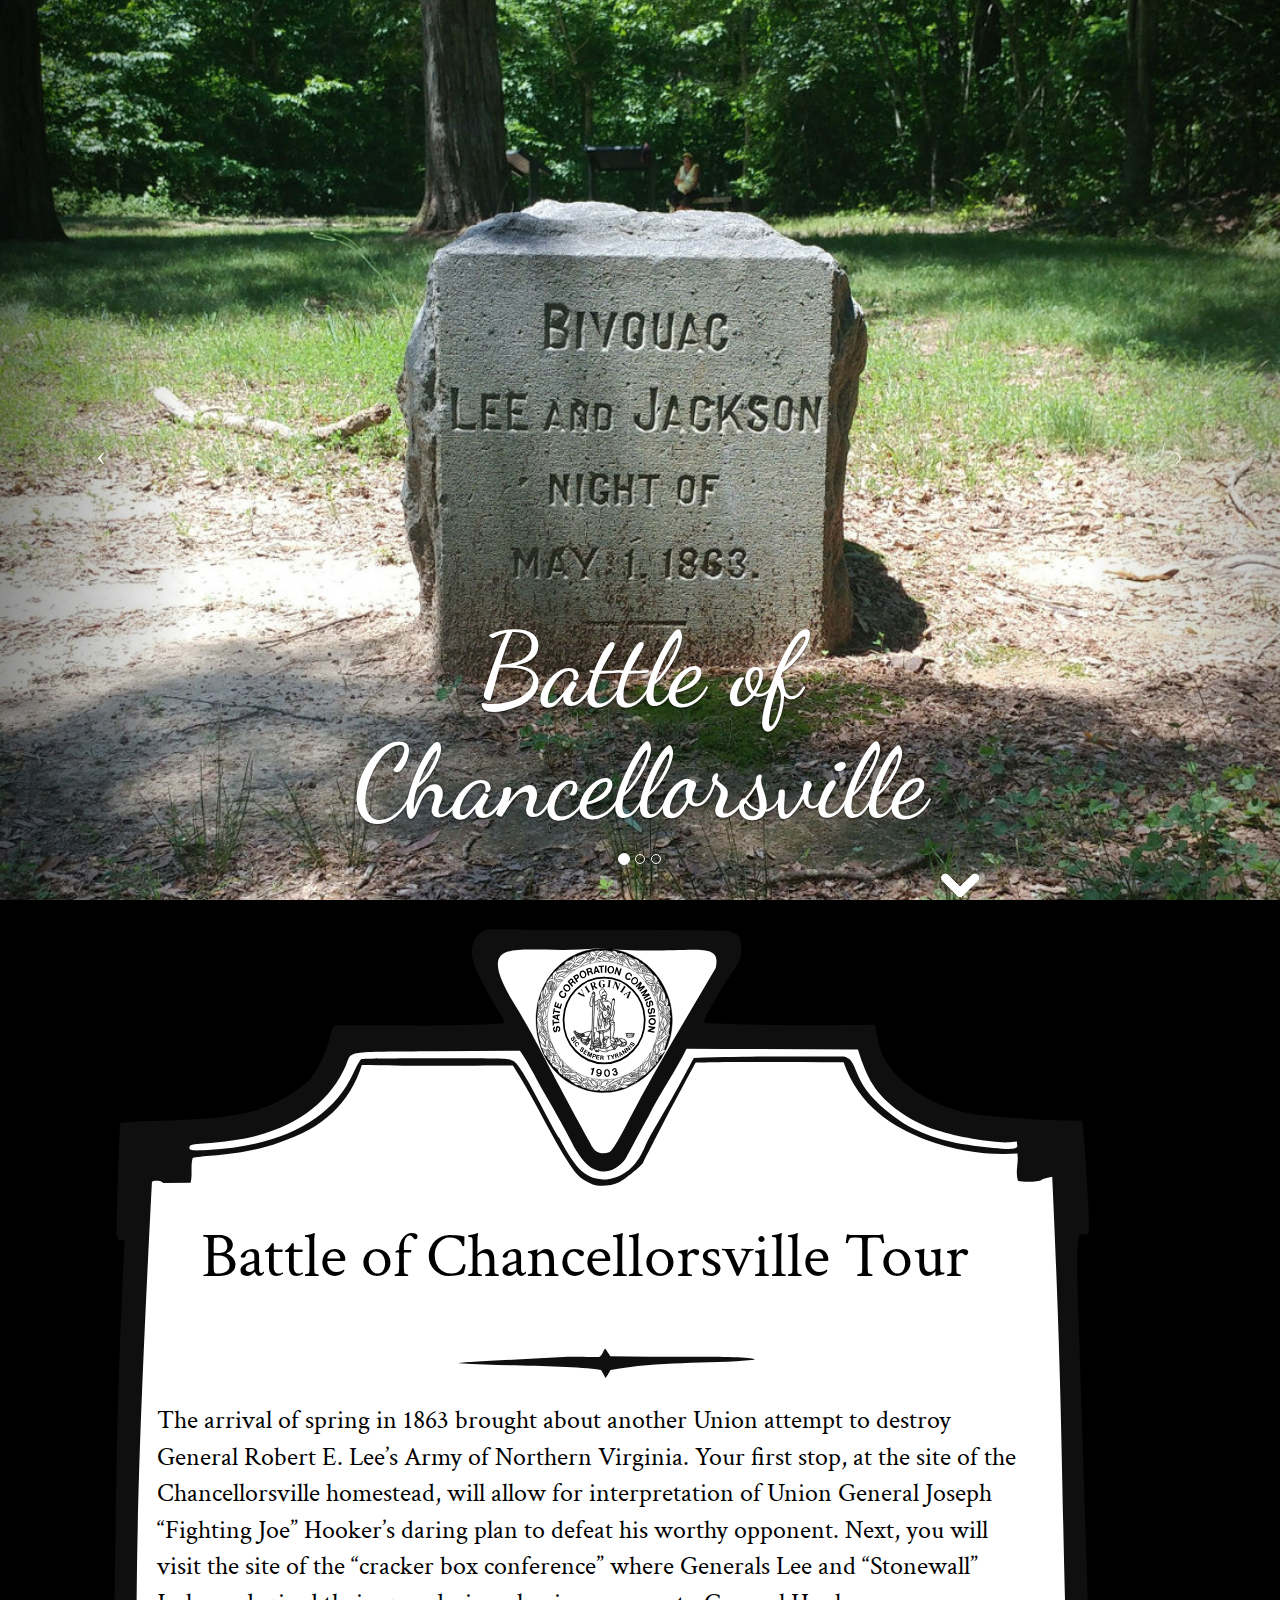
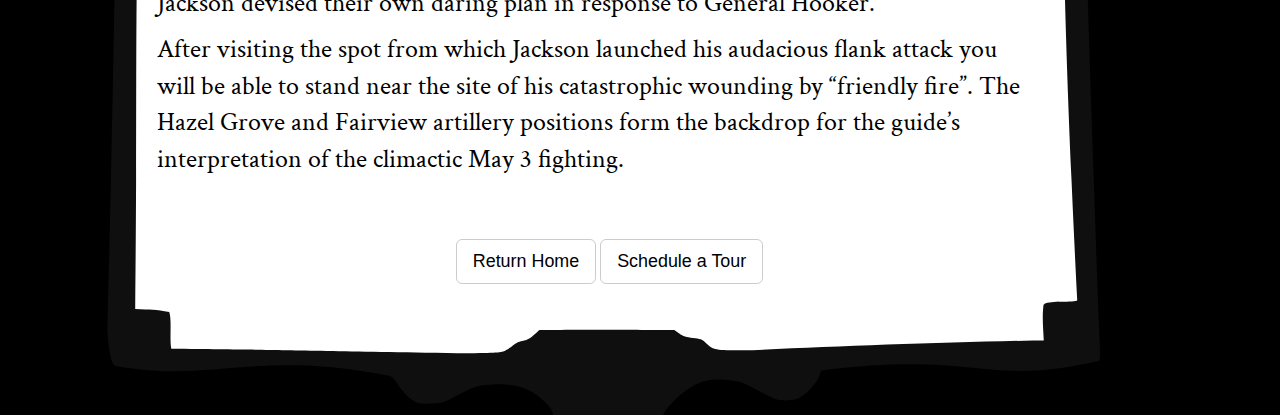
<file: chancellorsville.html>
<!DOCTYPE html>
<html lang="en">
<head>
<meta charset="utf-8">
<meta http-equiv="X-UA-Compatible" content="IE=edge">
<meta name="viewport" content="width=device-width, initial-scale=1">
<meta name="description" content="">
<meta name="author" content="">
<title>Civil War Heritage Tours | Battle of Chancellorsville Tour</title>
<link href="css/bootstrap.min.css" rel="stylesheet">
<link href="css/full-slider.css" rel="stylesheet">
<link href="css/custom.css" rel="stylesheet">
<link href="css/chancellorsville.css" rel="stylesheet">
<link href="https://fonts.googleapis.com/css?family=Crimson+Text|Dancing+Script" rel="stylesheet"> 
<link rel="icon" href=favicon.png>
	<!--[if lt IE 9]>
	<script src="https://oss.maxcdn.com/libs/html5shiv/3.7.0/html5shiv.js"></script>
	<script src="https://oss.maxcdn.com/libs/respond.js/1.4.2/respond.min.js"></script>
	<![endif]-->
</head>
<body>
	<header id="myCarousel" class="carousel slide">
	<ol class="carousel-indicators">
		<li data-target="#myCarousel" data-slide-to="0" class="active"></li>
		<li data-target="#myCarousel" data-slide-to="1"></li>
		<li data-target="#myCarousel" data-slide-to="2"></li>
	</ol>
<div class="carousel-inner">
	<div class="item active">
		<div class="fill" style="background-image:url('chancellorsville-1.jpg');"></div>
			<div class="carousel-caption">
			<h2>Battle of Chancellorsville</h2>
			</div>
		</div>
<div class="item">
	<div class="fill" style="background-image:url('chancellorsville-2.jpg');"></div>
		<div class="carousel-caption">
		<h2>Joseph Hooker</h2>
	</div>
		</div>
<div class="item">
	<div class="fill" style="background-image:url('chancellorsville-3.jpg');"></div>
		<div class="carousel-caption">
		<h2>Stonewall Jackson</h2>
		</div>
	</div>
</div>
<a class="left carousel-control" href="#myCarousel" data-slide="prev">
	<span class="icon-prev"></span>
</a>
<a class="right carousel-control" href="#myCarousel" data-slide="next">
	<span class="icon-next"></span>
</a>
<div class="arrow animated bounce"><a href=#information>
  <img width="40" height="40" alt="" src="[data-uri]" />
</a></div>
</header>
<div class="row-fluid">
	<div class="span9" id="sign">  
		<div class="sign-inner"><a name=information></a> 
		<h1 class="sign-header">Battle of Chancellorsville Tour</h1>
		<p class="sign-text" id="top-line">
			The arrival of spring in 1863 brought about another Union attempt to destroy General Robert 
			E. Lee’s Army of Northern Virginia.  Your first stop, at the site of the Chancellorsville 
			homestead, will allow for interpretation of Union General Joseph “Fighting Joe” Hooker’s 
			daring plan to defeat his worthy opponent.  Next, you will visit the site of the “cracker box 
			conference” where Generals Lee and “Stonewall” Jackson devised their own daring plan in 
			response to General Hooker.
		</p>

		<p class="sign-text">
			After visiting the spot from which Jackson launched his 
			audacious flank attack you will be able to stand near the site of his catastrophic wounding by 
			“friendly fire”.  The Hazel Grove and Fairview artillery positions form the backdrop for the 
			guide’s interpretation of the climactic May 3 fighting.
		</p>
		<a href="index.html"><button  style=margin-top:60px type="button" id="button" class="btn btn-lg btn-default">Return Home</button></a>
		<button type="button" style=margin-top:60px class="btn btn-lg btn-default" data-toggle="modal" data-target="#schedule">Schedule a Tour</button>
	  <div id=schedule class="modal fade" role=dialog>
                                 <div class=modal-dialog>
                                        <div class=modal-content>
                                                <div class=modal-header>
                                                <button type="button" class="close" data-dismiss="modal">&times;</button>
                                                <h4 class="modal-title">Schedule a Tour</h4>
                                                <p class=modal-subtitle>or for more information</p>
                                                </div>
                                                <div class=modal-body>
                                                        <a class=btns href=mailto:rwashburn@verizon.net><button type="button" class="btn btn-info btn-lg">Email</a></button>
                                                        <a class=btns href=tel:5403104012;><button type="button" class="btn btn-info btn-lg">Call Now</a></button>
                                                        <p class=modal-phone>540-310-3012</p>

                                                </div>
                                        </div>
                        </div>

<footer>
			<div class=copyright>Civil War Heritage Tours &copy; 2017</p>
</footer>
			</div>
		</div>
	</div>
</div>
<script src="js/jquery.js"></script>
<script src="js/bootstrap.min.js"></script>
<script>
	$('.carousel').carousel({
	interval: 5000 
	})
</script>
</body>
</html>
</file>
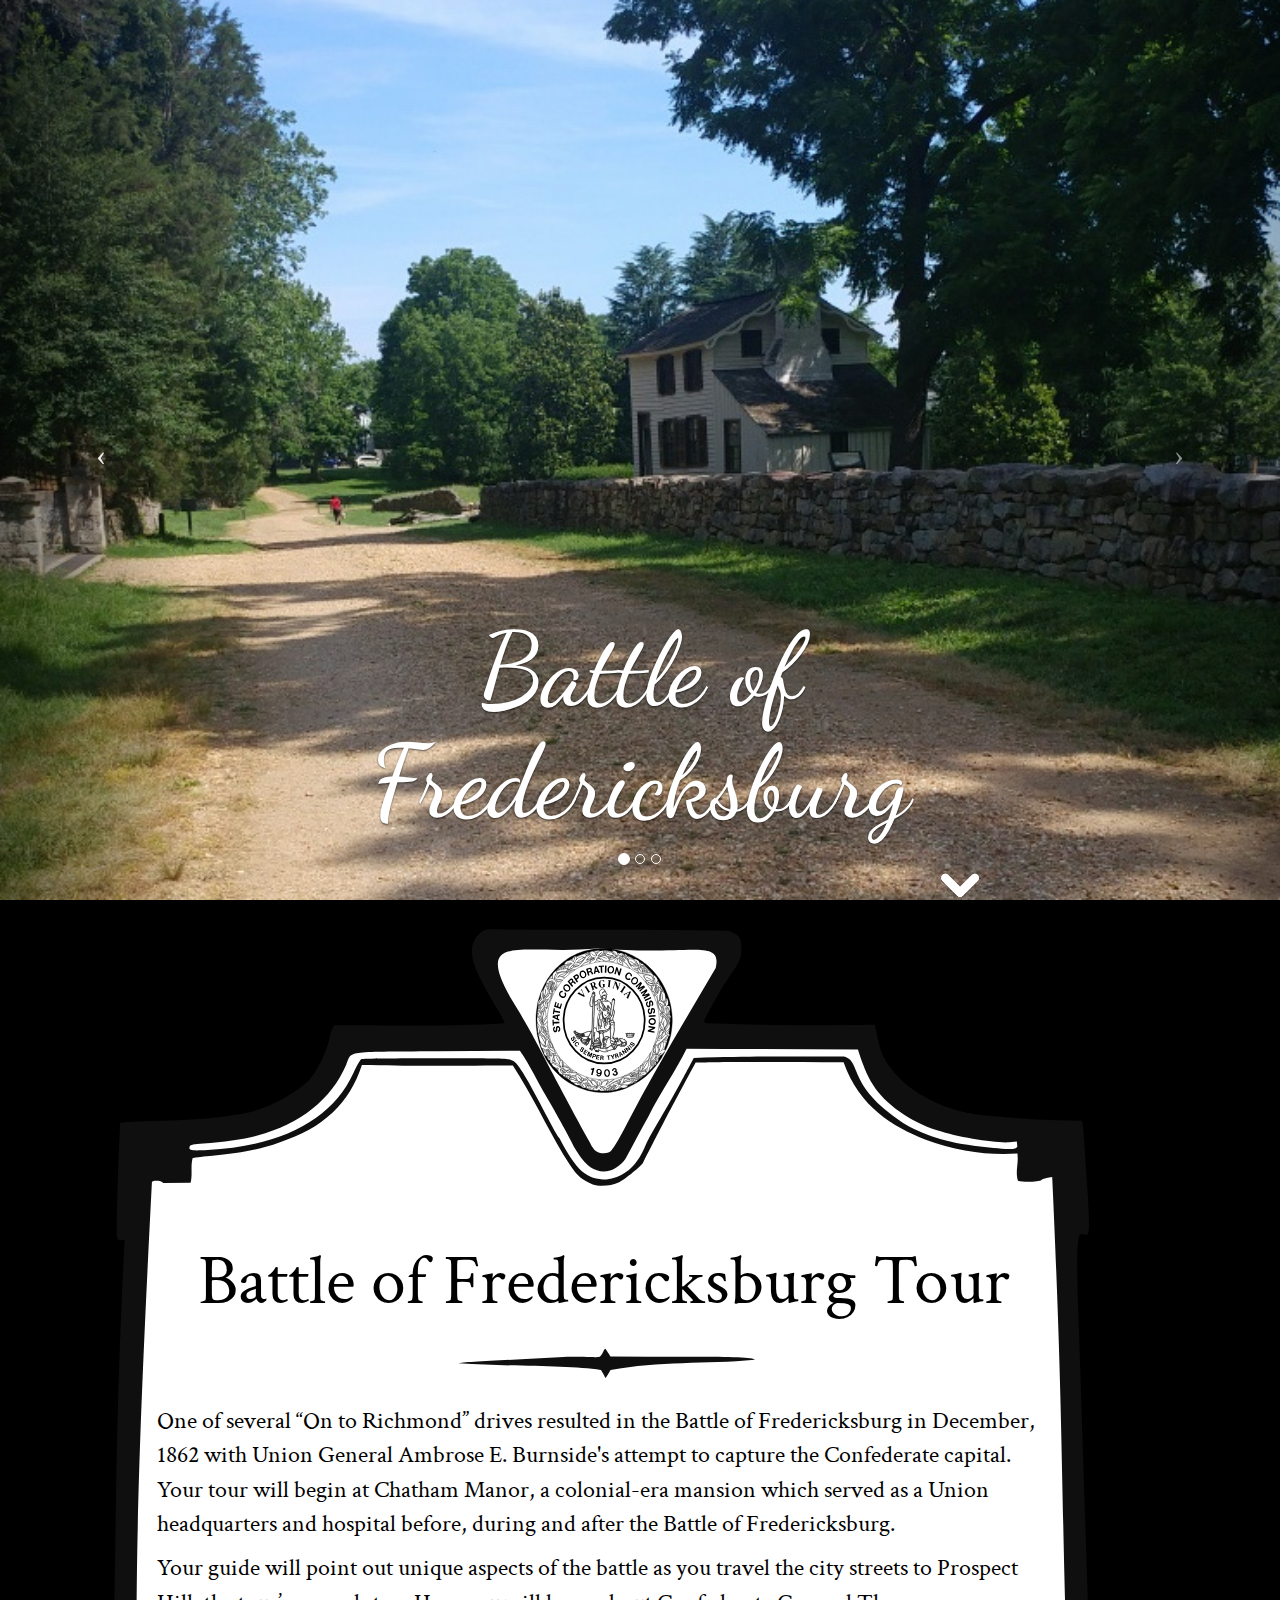
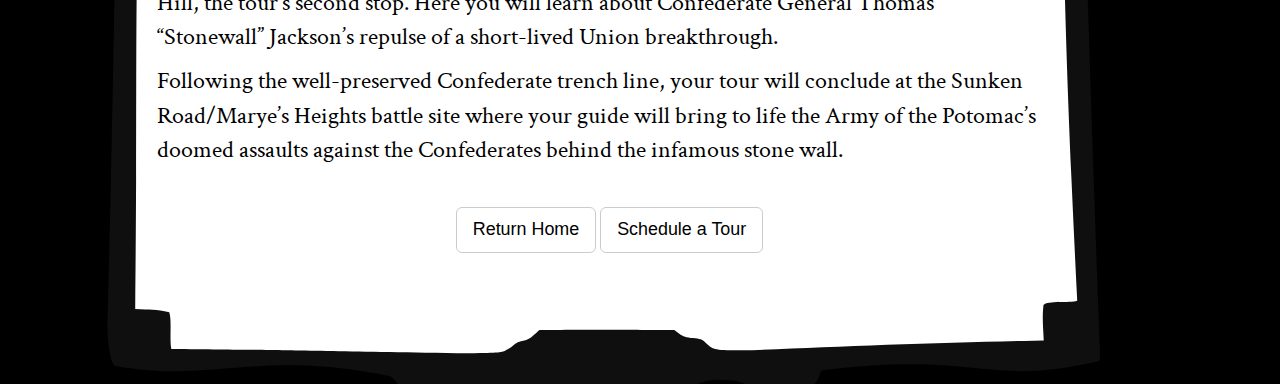
<file: fredericksburg.html>
<!DOCTYPE html>
<html lang="en">
<head>
<meta charset="utf-8">
<meta http-equiv="X-UA-Compatible" content="IE=edge">
<meta name="viewport" content="width=device-width, initial-scale=1">
<meta name="description" content="">
<meta name="author" content="">
<title>Civil War Heritage Tours | Battle of Fredericksburg Tour</title>
<link href="css/bootstrap.min.css" rel="stylesheet">
<link href="css/full-slider.css" rel="stylesheet">
<link href="css/custom.css" rel="stylesheet">
<link href="css/fredericksburg.css" rel="stylesheet">
<link href="https://fonts.googleapis.com/css?family=Crimson+Text|Dancing+Script" rel="stylesheet"> 
<link rel="icon" href=favicon.png>
	<!--[if lt IE 9]>
	<script src="https://oss.maxcdn.com/libs/html5shiv/3.7.0/html5shiv.js"></script>
	<script src="https://oss.maxcdn.com/libs/respond.js/1.4.2/respond.min.js"></script>
	<![endif]-->
</head>
<body>
<header id="myCarousel" class="carousel slide">
	<ol class="carousel-indicators">
		<li data-target="#myCarousel" data-slide-to="0" class="active"></li>
		<li data-target="#myCarousel" data-slide-to="1"></li>
		<li data-target="#myCarousel" data-slide-to="2"></li>
	</ol>
<div class="carousel-inner">
	<div class="item active">
		<div class="fill" style="background-image:url('fredericksburg-1.jpg');">
		</div>
		<div class="carousel-caption">
		<h2>Battle of Fredericksburg</h2>
		</div>
	</div>
	<div class="item">
		<div class="fill" style="background-image:url('fredericksburg-2.jpg');">
		</div>
		<div class="carousel-caption">
		<h2>Chatham Manor</h2>
		</div>
	</div>
	<div class="item">
		<div class="fill" style="background-image:url('fredericksburg-3.jpg');">
		</div>
		<div class="carousel-caption">
		<h2></h2>
		</div>
	</div>
</div>
<a class="left carousel-control" href="#myCarousel" data-slide="prev">
<span class="icon-prev"></span>
</a>
<a class="right carousel-control" href="#myCarousel" data-slide="next">
<span class="icon-next"></span>
</a>
<div class="arrow animated bounce"><a href=#information>
  <img width="40" height="40" alt="" src="[data-uri]" />
</div>
</header>
<div class="row-fluid">
	<div class="span9" id=sign>  
		<div class="sign-inner"> <a name=information></a>
		<h1 class=sign-header>Battle of Fredericksburg Tour</h1>
		<p class=sign-text id=top-line>One of several “On to Richmond” drives resulted in the Battle of Fredericksburg in December, 
		1862 with Union General Ambrose E. Burnside's attempt to capture the Confederate capital.   
		Your tour will begin at Chatham Manor, a colonial-era mansion which served as a Union 
		headquarters and hospital before, during and after the Battle of Fredericksburg.</p>
		<p class=sign-text>Your guide will point out unique aspects of the battle as you travel the city streets to Prospect Hill, the 
		tour’s second stop.  Here you will learn about Confederate General Thomas “Stonewall” 
		Jackson’s repulse of a short-lived Union breakthrough.</p>
		<p class=sign-text>Following the well-preserved Confederate trench line, your tour will conclude at the Sunken Road/Marye’s Heights battle
		site where your guide will bring to life the Army of the Potomac’s doomed assaults against the 
		Confederates behind the infamous stone wall.</p>

<a href="index.html"><button style=margin-top:40px type="button" id="button" class="btn btn-lg btn-default">Return Home</button></a>
<button type="button" style=margin-top:40px class="btn btn-lg btn-default" data-toggle="modal" data-target="#schedule">Schedule a Tour</button>
  <div id=schedule class="modal fade" role=dialog>
                                 <div class=modal-dialog>
                                        <div class=modal-content>
                                                <div class=modal-header>
                                                <button type="button" class="close" data-dismiss="modal">&times;</button>
                                                <h4 class="modal-title">Schedule a Tour</h4>
                                                <p class=modal-subtitle>or for more information</p>
                                                </div>
                                                <div class=modal-body>
                                                        <a class=btns href=mailto:rwashburn@verizon.net><button type="button" class="btn btn-info btn-lg">Email</a></button>
                                                        <a class=btns href=tel:5403104012;><button type="button" class="btn btn-info btn-lg">Call Now</a></button>
                                                        <p class=modal-phone>540-310-3012</p>

                                                </div>
                                        </div>
                        </div>

</footer>
<script src="js/jquery.js"></script>
<script src="js/bootstrap.min.js"></script>
<script>
	$('.carousel').carousel({
		interval: 5000 
	})
</script>
</body>
</html>
</file>
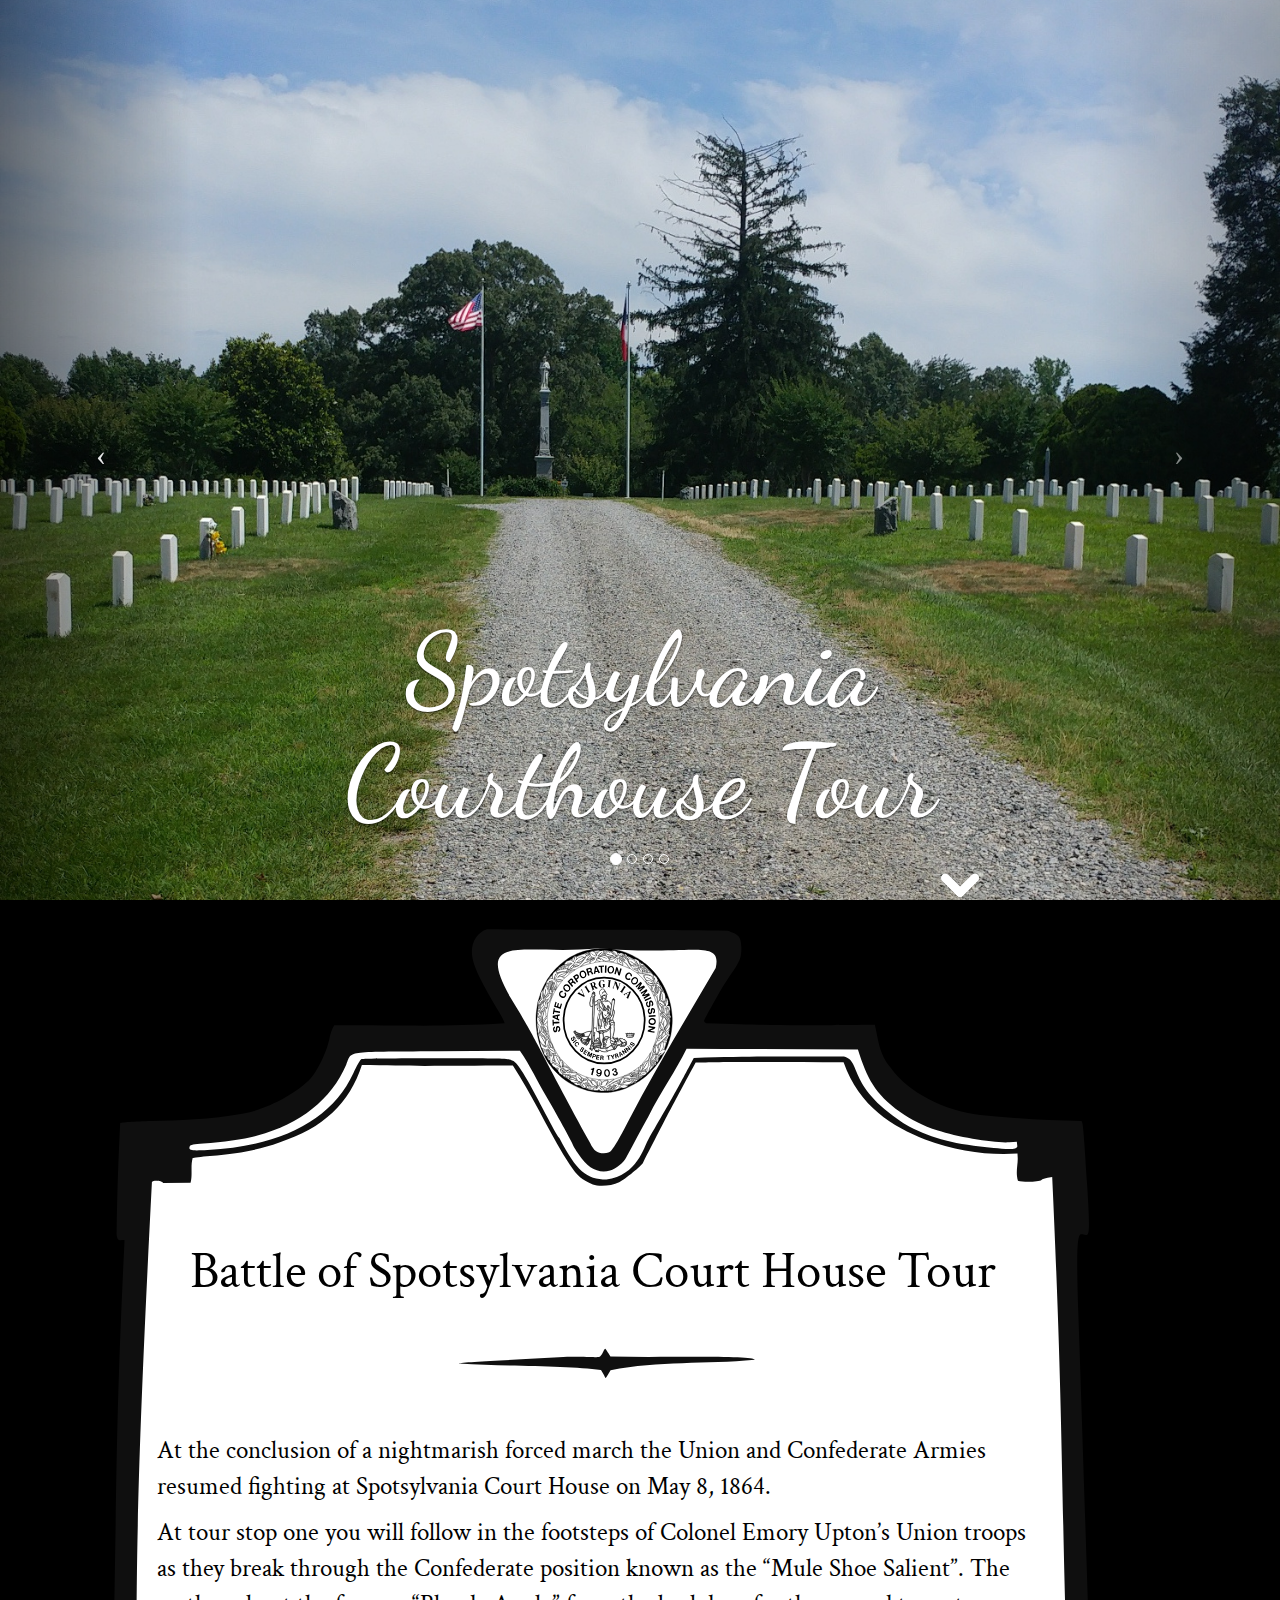
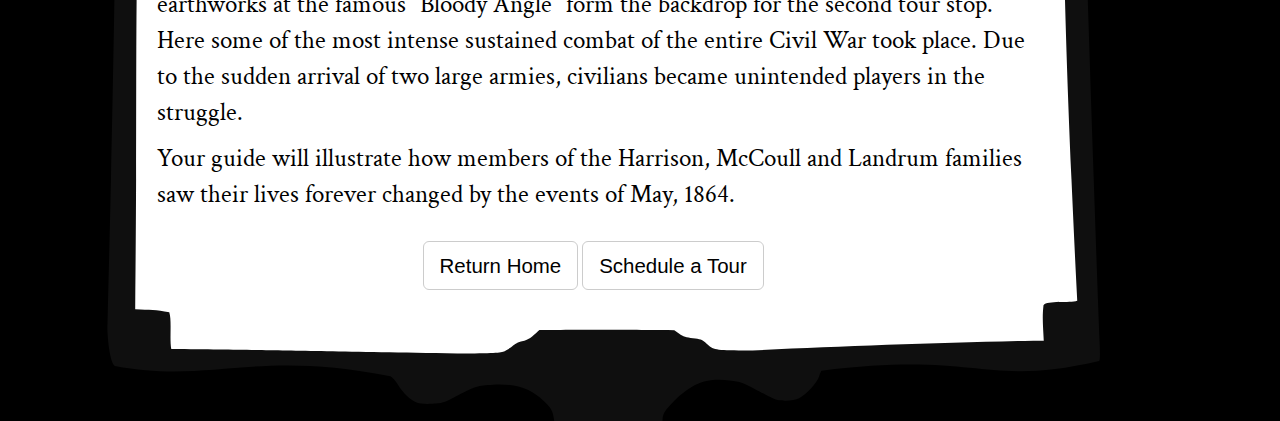
<file: spotsylvania.html>
<!DOCTYPE html>
<html lang="en">
<head>
<meta charset="utf-8">
<meta http-equiv="X-UA-Compatible" content="IE=edge">
<meta name="viewport" content="width=device-width, initial-scale=1">
<meta name="description" content="">
<meta name="author" content="">
<title>Spotsylvania Tour | Civil War Heritage Tours</title>
<link href="css/bootstrap.min.css" rel="stylesheet">
<link href="css/full-slider.css" rel="stylesheet">
<link href="css/custom.css" rel="stylesheet">
<link href="css/spotsylvania.css" rel="stylesheet">
<link href="https://fonts.googleapis.com/css?family=Crimson+Text|Dancing+Script" rel="stylesheet"> 
<link rel="icon" href=favicon.png>
	<!--[if lt IE 9]>
	<script src="https://oss.maxcdn.com/libs/html5shiv/3.7.0/html5shiv.js"></script>
	<script src="https://oss.maxcdn.com/libs/respond.js/1.4.2/respond.min.js"></script>
	<![endif]-->
</head>
<body>
<header id="myCarousel" class="carousel slide">
	<ol class="carousel-indicators">
		<li data-target="#myCarousel" data-slide-to="0" class="active"></li>
		<li data-target="#myCarousel" data-slide-to="1"></li>
		<li data-target="#myCarousel" data-slide-to="2"></li>
		<li data-target="#myCarousel" data-slide-to="3"></li>   
	</ol>
<div class="carousel-inner">
	<div class="item active">
		<div class="fill" style="background-image:url('spotsylvania-1.jpg');">
		</div>
			<div class="carousel-caption">
			<h2>Spotsylvania Courthouse Tour</h2>
			</div>
	</div>
	<div class="item">
                <div class="fill" style="background-image:url('spotsylvania-2.jpg');">
		</div>
                	<div class="carousel-caption">
			<a href=Fredericksburg.html style="font-size:4em;color:white;font-family:'Fredericka the Great', cursive;">                    
			<h2>"Bloody Angle"</h2></a>
			</div>
	</div>
	<div class="item">
		<div class="fill" style="background-image:url('spotsylvania-3.jpg');">
		</div>
		<div class="carousel-caption">
		<a href=Chancellorsville.html>                
		<h2>George G Meade</h2></a>
		</div>
	</div>
</div>
<a class="left carousel-control" href="#myCarousel" data-slide="prev">
<span class="icon-prev"></span>
</a>
<a class="right carousel-control" href="#myCarousel" data-slide="next">
<span class="icon-next"></span>
</a>
<div class="arrow animated bounce"><a href="#information">
  <img width="40" height="40" alt="" src="[data-uri]" />
</a></div>
</header>
<div class="row-fluid">
	<div class="span9" id=sign>  
		<div class="sign-inner"><a name=information></a>     
		<h1 class=sign-header>Battle of Spotsylvania Court House Tour</h1>
		<p class=sign-text id=top-line>At the conclusion of a nightmarish forced march the Union and Confederate Armies resumed 
		fighting at Spotsylvania Court House on May 8, 1864.</p>
		<p class=sign-text>At tour stop one you will follow in the footsteps of Colonel Emory Upton’s Union troops as they break through the Confederate 
		position known as the “Mule Shoe Salient”.  The earthworks at the famous “Bloody Angle” 
		form the backdrop for the second tour stop.  Here some of the most intense sustained combat 
		of the entire Civil War took place.  Due to the sudden arrival of two large armies, civilians 
		became unintended players in the struggle. </p>
		<p class=sign-text>Your guide will illustrate how members of the 
		Harrison, McCoull and Landrum families saw their lives forever changed by the events of May, 
		1864.</p>
		<a href="index.html"><button type="button" id="button" class="btn btn-default btn-lg">Return Home</button></a>
		<button type="button" class="btn btn-default btn-lg" data-toggle="modal" data-target="#schedule">Schedule a Tour</button>
		  <div id=schedule class="modal fade" role=dialog>
                                 <div class=modal-dialog>
                                        <div class=modal-content>
                                                <div class=modal-header>
                                                <button type="button" class="close" data-dismiss="modal">&times;</button>
                                                <h4 class="modal-title">Schedule a Tour</h4>
                                                <p class=modal-subtitle>or for more information</p>
                                                </div>
                                                <div class=modal-body>
                                                        <a class=btns href=mailto:rwashburn@verizon.net><button type="button" class="btn btn-info btn-lg">Email</a></button>
                                                        <a class=btns href=tel:5403104012;><button type="button" class="btn btn-info btn-lg">Call Now</a></button>
                                                        <p class=modal-phone>540-310-3012</p>

                                                </div>
                                        </div>
                        </div>

<footer>
	<div class=copyright>Civil War Heritage Tours &copy;2017
	</div>
</footer>
</div>
<script src="js/jquery.js"></script>
<script src="js/bootstrap.min.js"></script>
<script>
	$('.carousel').carousel({
		interval: 5000 
	})
</script>
</body>
</html>
</file>
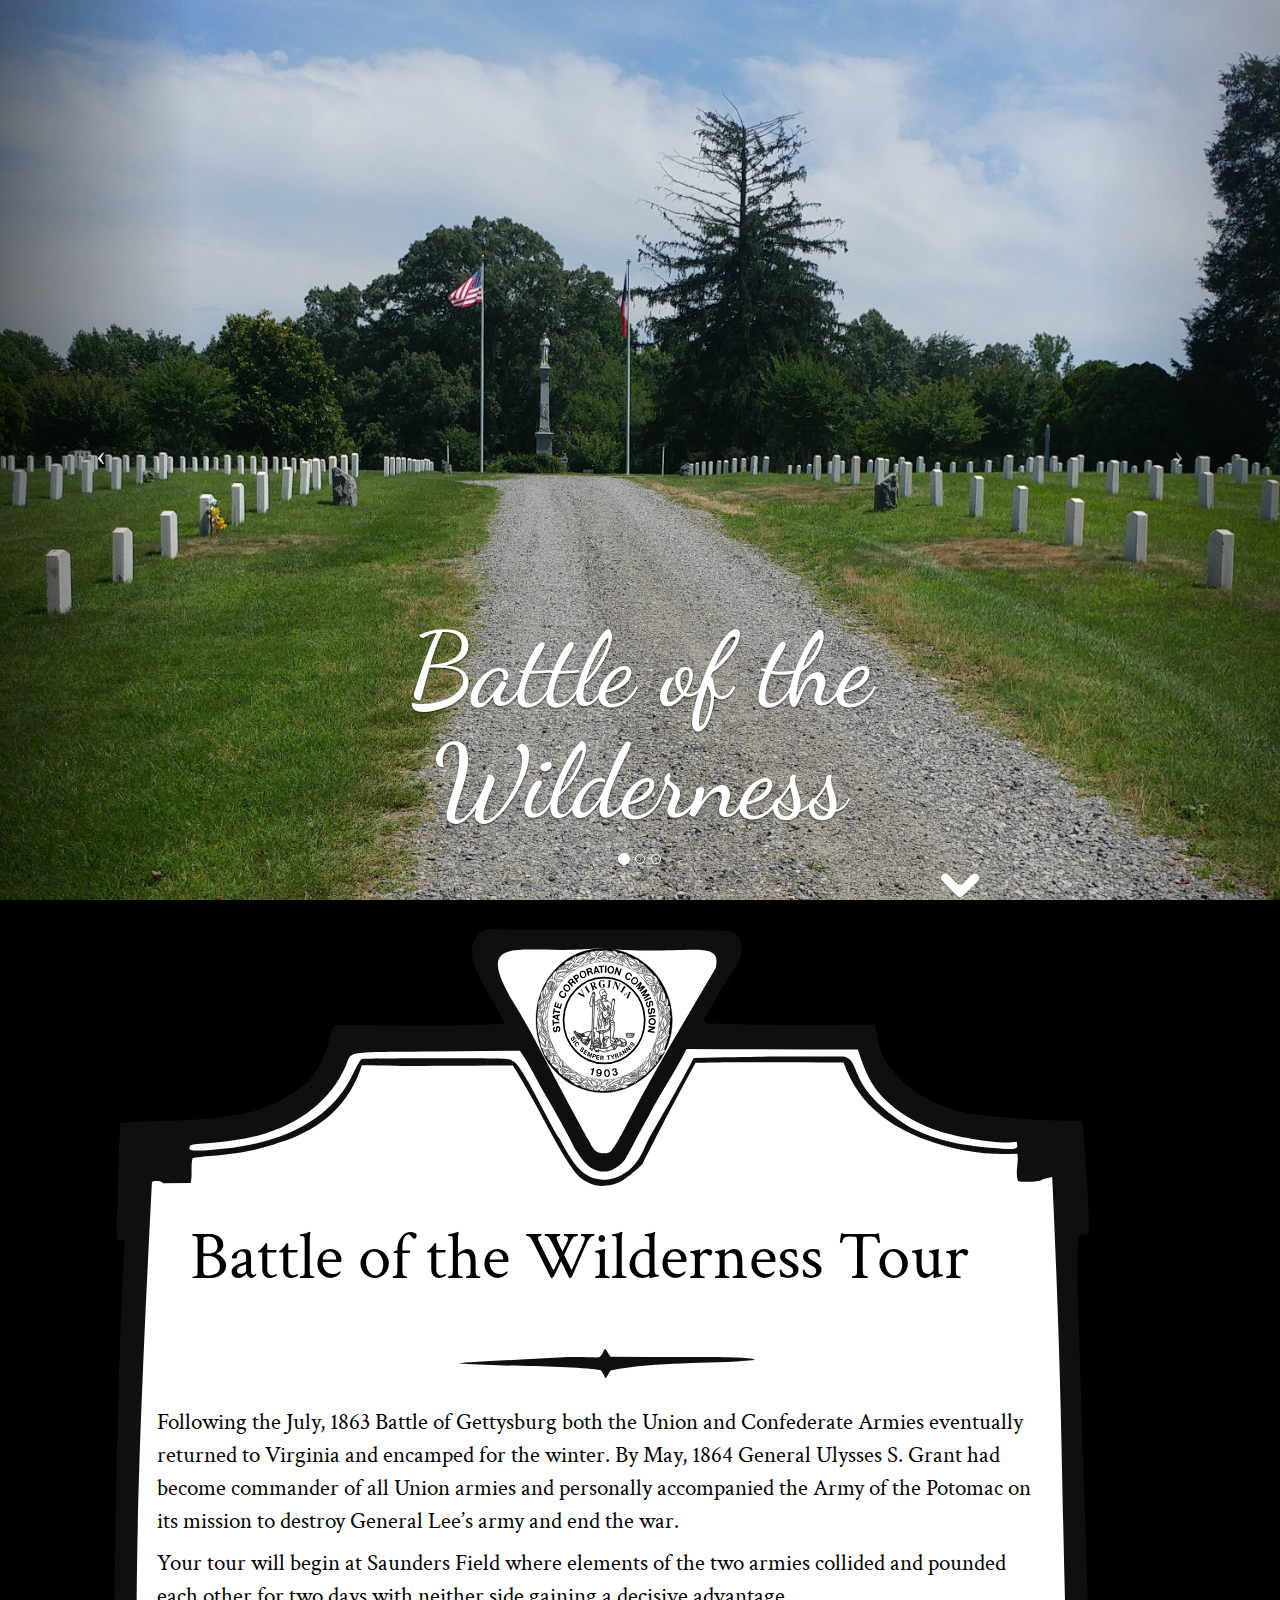
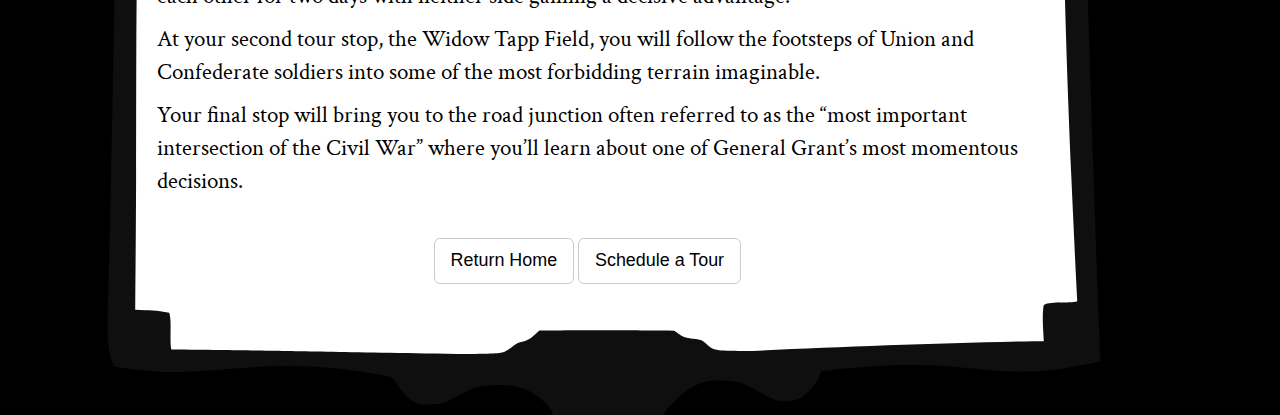
<file: wilderness.html>
<!DOCTYPE html>
<html lang="en">
<head>
<meta charset="utf-8">
<meta http-equiv="X-UA-Compatible" content="IE=edge">
<meta name="viewport" content="width=device-width, initial-scale=1">
<meta name="description" content="">
<meta name="author" content="">
<title>Battle of Wilderness Tour | Civil War Heritage Tours</title>
<link href="css/bootstrap.min.css" rel="stylesheet">
<link href="css/full-slider.css" rel="stylesheet">
<link href="css/custom.css" rel="stylesheet">
<link href="css/wilderness.css" rel="stylesheet">
<link href="https://fonts.googleapis.com/css?family=Crimson+Text|Dancing+Script" rel="stylesheet"> 
<link rel="icon" href=favicon.png>
	<!--[if lt IE 9]>
	<script src="https://oss.maxcdn.com/libs/html5shiv/3.7.0/html5shiv.js"></script>
	<script src="https://oss.maxcdn.com/libs/respond.js/1.4.2/respond.min.js"></script>
	<![endif]-->
</head>
<body>
<header id="myCarousel" class="carousel slide">
	<ol class="carousel-indicators">
		<li data-target="#myCarousel" data-slide-to="0" class="active"></li>
		<li data-target="#myCarousel" data-slide-to="1"></li>
		<li data-target="#myCarousel" data-slide-to="2"></li>
	</ol>
<div class="carousel-inner">
	<div class="item active">
		<div class="fill" style="background-image:url('7.jpg');">
		</div>
		<div class="carousel-caption"><h2>Battle of the Wilderness</h2>
		</div>
	</div>
	<div class="item">
		<div class="fill" style="background-image:url('grant.jpg');">
		</div>
		<div class="carousel-caption"><h2>General Ulysses S. Grant</h2>
		</div>
	</div>
	<div class="item">
		<div class="fill" style="background-image:url('wilderness-2.jpg');">
		</div>
		<div class="carousel-caption"><h2>James Longstreet</h2>
		</div>
	</div>
	<div class="item">
                <div class="fill" style="background-image:url('wilderness-1.jpg');">
                </div>
                <div class="carousel-caption"><h2>General Robert E. Lee</h2>
                </div>
        </div>
</div>
<a class="left carousel-control" href="#myCarousel" data-slide="prev">
	<span class="icon-prev">
	</span>
</a>
<a class="right carousel-control" href="#myCarousel" data-slide="next">
	<span class="icon-next">
	</span>
</a>
<div class="arrow animated bounce"><a href=#information>
  <img width="40" height="40" alt="" src="[data-uri]" />
</div>
</header>
<div class="row-fluid">
	<div class="span9" id=sign>  
		<div class="sign-inner"><a name=information></a><h1 class=sign-header>Battle of the Wilderness Tour</h1>
			<p class=sign-text id=top-line>Following the July, 1863 Battle of Gettysburg both the Union and Confederate Armies 
			eventually returned to Virginia and encamped for the winter. By May, 1864 General Ulysses 
			S. Grant had become commander of all Union armies and personally accompanied the Army 
			of the Potomac on its mission to destroy General Lee’s army and end the war.
			</p>
			<p class=sign-text>Your tour will begin at Saunders Field where elements of the two armies collided and pounded each other 
			for two days with neither side gaining a decisive advantage.
			</p>
			<p class=sign-text>At your second tour stop, the Widow Tapp Field, you will follow the footsteps of Union and Confederate soldiers into some 
			of the most forbidding terrain imaginable.
			</p>
			<p class=sign-text>Your final stop will bring you to the road junction 
			often referred to as the “most important intersection of the Civil War” where you’ll learn about 
			one of General Grant’s most momentous decisions.</p>

			<a href="index.html"><button style=margin-top:40px type="button" id="button" class="btn btn-lg btn-default">Return Home</button></a>
<button type="button" style=margin-top:40px class="btn btn-default btn-lg" data-toggle="modal" data-target="#schedule">Schedule a Tour</button>			 
 <div id=schedule class="modal fade" role=dialog>
                                 <div class=modal-dialog>
                                        <div class=modal-content>
                                                <div class=modal-header>
                                                <button type="button" class="close" data-dismiss="modal">&times;</button>
                                                <h4 class="modal-title">Schedule a Tour</h4>
                                                <p class=modal-subtitle>or for more information</p>
                                                </div>
                                                <div class=modal-body>
                                                        <a class=btns href=mailto:rwashburn@verizon.net><button type="button" class="btn btn-info btn-lg">Email</a></button>
                                                        <a class=btns href=tel:5403104012;><button type="button" class="btn btn-info btn-lg">Call Now</a></button>
                                                        <p class=modal-phone>540-310-3012</p>

                                                </div>
                                        </div>
                        </div>

<footer>
	<div class=copyright>Civil War Heritage Tours &copy;2017
</div>
</footer>
</div>
<script src="js/jquery.js"></script>
<script src="js/bootstrap.min.js"></script>
<script>
	$('.carousel').carousel({
		interval: 5000 
	})
</script>
</body>
</html>
</file>
<file: css/custom.css>
body {
  background: black;
}

.arrow {
  position: fixed;
  bottom: 0;
  left: 50%;
  margin-left:-20px;
}

.bounce {
	-webkit-animation-name: bounce;
	-moz-animation-name: bounce;
	-o-animation-name: bounce;
	animation-name: bounce;
}
.animated{-webkit-animation-fill-mode:both;
-moz-animation-fill-mode:both;
-ms-animation-fill-mode:both;
-o-animation-fill-mode:both;

            animation-iteration-count: infinite;
       -moz-animation-iteration-count: infinite;
    -webkit-animation-iteration-count: infinite;

animation-fill-mode:both;
-webkit-animation-duration:2s;
-moz-animation-duration:2s;
-ms-animation-duration:2s;
-o-animation-duration:2s;
animation-duration:2s;
}


@-webkit-keyframes bounce {
	0%, 20%, 50%, 80%, 100% {-webkit-transform: translateY(0);}	40% {-webkit-transform: translateY(-30px);}
	60% {-webkit-transform: translateY(-15px);}
}

@-moz-keyframes bounce {
	0%, 20%, 50%, 80%, 100% {-moz-transform: translateY(0);}
	40% {-moz-transform: translateY(-30px);}
	60% {-moz-transform: translateY(-15px);}
}

@-o-keyframes bounce {
	0%, 20%, 50%, 80%, 100% {-o-transform: translateY(0);}
	40% {-o-transform: translateY(-30px);}
	60% {-o-transform: translateY(-15px);}
}
@keyframes bounce {
	0%, 20%, 50%, 80%, 100% {transform: translateY(0);}
	40% {transform: translateY(-30px);}
	60% {transform: translateY(-15px);}
}
body {
  background: black;
}

.arrow {
  position: absolute;
  bottom: 0;
  left: 75%;
  margin-left:-20px;
  width: 40px;
  height: 40px;
  background-image: url([data-uri]);
  background-size: contain;
}

.bounce {
  @include animation(bounce 2s infinite);
}

body {
background-image:url(../meadow-sky-background.jpg);
background-attachment: fixed;
background-size: 100% 100%;}

p {
font-family:'Crimson Text',serif;
margin-bottom:0px;
color:black;
}

h1 {
color:black;}

h2 {
color:white;
font-size:8.0vw;
font-family: 'Dancing Script', cursive;
}

#sign {
width:auto;
margin-left:7%;
background-image: url("data:image/svg+xml;charset=utf8,%3Csvg xmlns:svg='http://www.w3.org/2000/svg' xmlns='http://www.w3.org/2000/svg' width='210mm' height='297mm' viewBox='0 0 744.09448819 1052.3622047' id='svg3417' version='1.1'%3E%3Cdefs id='defs3419'/%3E%3Cmetadata id='metadata3422'/%3E%3Cg id='layer2'%3E%3Cpath d='m19.863961 778.86221 714.136039-4.5-16-608-84-3-52.5-32-17.5-39.000004-122 5 27-59-9-14-169 1.5-3.5 18.5 27.5 56.000004-129 0-18 32-42 32-86 8z' id='path4166' style='fill:%23fff;stroke:%23000'/%3E%3C/g%3E%3Cg id='layer1'%3E%3Cpath d='m291.89258 21.509766c-6.65629 2.061574-11.15798 8.747696-11.11328 16.505859 0.0483 8.377967 4.59049 18.505246 19.60937 43.720703 2.47365 4.153064 4.49805 8.191861 4.49805 8.97461-44.49812 2.6637-67.42334 1.423828-125.25391 1.423828-2.04267 3.133823-3.06491 6.997634-3.70898 10.187504-1.76358 8.92959-8.6826 23.4649-13.78125 28.95312-10.30654 11.09406-32.52461 22.7468-49.14649 25.77539-24.483015 4.67706-49.002791 4.94848-67.791012 5.5332-12.399408 0.37678-22.759647 1.04994-23.023437 1.4961C21.044564 187.19469 20 212.3622 19.546875 245.8418c0.453125 6.5204 3.813223 3.65524 5.839844 4.34179-8.520943 175.915-4.118905 174.38086-12.544544 503.14453-0.462123 5.71206 1.398443 27.87501 5.377028 30.64266 70.43542 13.34644 103.744257-12.48264 202.595247 7.63469 1.31339 0.52197 3.83419 3.31118 5.60157 6.19922 3.81865 6.24 9.73346 11.77456 14.24804 13.33203 1.97105 0.68002 6.41706 0.93614 11.24414 0.64844 7.8808-0.4697 8.76078-0.76464 19.10157-6.38282 11.95743-6.49654 14.10818-7.14667 25.33593-7.66015 17.25844-0.78924 27.33979 2.52461 37.64844 12.37304 8.12169 7.75909 8.13034 7.81622 7.81641 53.67383l0.73828 190.44924c25.92204-0.0003 51.84389-0.033 77.76562 0.123l0.125-190.68942c0-21.2106 0.3395-40.24961 0.75586-42.3086 0.5436-2.68801 2.24517-5.28609 6.03321-9.21484 14.74633-15.29409 25.0294-19.47993 43.0664-17.5293 8.10105 0.87609 9.38378 1.34699 21.60742 7.91797 12.52051 6.73056 13.2327 6.98438 19.49219 6.95898 4.32112-0.0175 7.66655-0.61518 9.98828-1.7832 5.10646-2.569 13.28456-11.38057 14.62305-15.75586 0.62551-2.04464 1.44568-4.07051 1.82226-4.50195 117.99706-14.7283 118.74117 12.76448 204.20899-7.07227 0.73531-0.77186 0.74098-6.26646 0.0176-19.88867-5.85636-158.35353-9.64966-289.65071-15.34571-456.64258-1.42614-41.53821-1.05983-56.96661 1.67579-57.96289 0.60581-0.22062 1.74487-0.26527 3.66406 0.41992 2.95115 1.05361 3.16135-4.54928 1.15625-36.29687-2.64247-41.83961-3.01532-46.09058-4.17774-47.55469C705 162.3622 679.91837 160.61994 654.63283 158.0957 628.22431 155.38483 601.41806 141.33718 588.88479 123.64258 580 112.3622 580.02785 104.47491 577.08596 91.691406 510 92.362205 510 92.362205 453.15432 90.638671 452.261 90.27966 451.53127 89.455969 451.53127 88.80664c0-0.649329 4.00193-8.13463 8.89453-16.632813 12.83795-22.298758 18.00136-24.814824 18.45117-34.216797 0.6004-12.549563-2.85455-12.63967-9.94531-15.40039C376.5 21.112205 375 22.362205 291.89258 21.509766ZM460.06445 50.0625c-21.15748 36.284972-44.28639 73.88107-65.1582 114.34961-5.18756 10.13218-9.1564 16.9394-11.45508 19.64648-1.35375 1.59428-2.88074 2.1836-5.66211 2.1836-4.87839 0-7.37525-1.87949-10.04883-7.5625C328.43444 107.0235 330.78786 106.92981 309.12695 71.759766 281.5 22.362205 319.37076 41.136868 373.89059 35.488231 440 41.551618 465 27.362205 460.06445 50.0625Zm-21.42578 59.40431c41.99675 0.15155 83.9935 0.30533 125.99024 0.45898 6.66428 21.11098 12.40341 32.4651 30.79297 45.81444 8.69261 6.15836 16.49771 10.02346 28.01367 13.875 14.44472 4.83109 43.0476 9.52298 52.5625 8.62111l5.45703-0.51759 0.35742 3.13477c0.3773 3.30909-9.10928 2.20559-17.24414 1.48829C636.29068 179.8484 619.83909 175.69598 602.26953 166.6172 555 137.3622 568.32212 118.82235 554.35756 115.07037 511.90432 115.2919 497.87416 114.60589 443.92787 116.15045 430 142.3622 430 142.3622 410.23205 176.72228c-2.96015 5.14524-7.75718 25.63992-30.4797 28.92425-14.72628 0-21.93768-6.16672-34.54016-30.33309-7.64309-11.06214-28.53426-56.92375-34.88783-57.22745-1.79048-1.57409-5.84068-1.69726-55.58399-1.69726-29.50895 0-54.31019 0.26496-55.11523 0.58788-0.80504 0.32291-3.50882 5.01796-6.00781 10.43361-15.75164 34.13616-52.52731 53.52541-107.138674 56.48631-12.586184 0.6824-14.251057 0.33037-13.115235-2.76366 0.379802-1.0346 3.001519-1.57108 9.980469-2.04298 14.881182-1.00622 30.02399-3.22408 39.7832-5.82616 31.56381-8.41577 54.3408-26.5719 65.26172-52.02345 4.51684-10.52665-2.77385-9.43895 66.64258-9.94726l61.05664-0.44726c7.47632 10.83839 13.27406 23.20658 19.42578 33.67774 6.44811 10.86705 19.49219 34.5539 19.49219 35.39648 0 0.32281 1.91801 3.51357 4.26172 7.09179 6.78567 10.35999 14.56688 14.38569 23.13476 11.96485 4.31048-1.21792 9.98182-5.81803 11.83789-9.60157 5.97407-10.79619 10.89256-20.68209 16.4336-30.34375 9.52888-18.83579 19.94626-33.14328 27.9647-49.56449zm40.44531 9.75197c24.70983-0.01 49.20839 0.10529 75.00391 0.18557 11.35822 32.74656 36.53453 47.59236 59.89844 56.69726 23.49942 8.51618 45.87526 11.8274 67.95898 10.36523l0.16211 2.9004c0.30264 5.46425-1.75388 10.40364 0.19336 17.13476 4.26001 1.17562 15.59533 0.78191 17.25977-0.59962 0.64516-0.53549 2.68942-1.25877 4.54297-1.60741l3.36914-0.63282c11.12058 239.39885 4.12022 250.13918 18.4082 532.41797-5.47678 1.92738-21.9328-0.51662-24.80469 3.21289-1.05738 9.39308-0.26768 16.02595 0.18945 26.14844l-7.6914 0.0137c-68.20238 1.38457-144.31068 4.29916-206.31055 7.0957-28.40858 0.18092-28.84398 0.10813-34.99414-5.9043-1.99073-1.94613-3.83797-2.58011-8.93359-3.06836-4.84228-0.46393-7.31991-1.26435-10.06641-3.2539l-3.64258-2.64063C380 757.3622 380 757.3622 330.4375 757.62702c-3.21912 2.89989-7.25539 7.12361-11.08594 7.80078-3.48547 0.59297-6.29295 1.78864-8.25 3.51368-1.63161 1.43816-4.4282 3.30898-6.21484 4.1582-2.74687 1.30563-8.12103 1.56521-34.80469 1.67969-135.58769-2.32727-135.82018-2.55553-210.322264-3.23438-1.406751-7.19998 0.516331-20.80842-1.470704-27.01366-9.984633-2.20954-14.023222-1.71147-25.056036-2.2872C35.656854 506.65509 30 507.3622 45.53125 207.49226c0.944206-1.59698 7.581953-1.01788 8.21875 0.71679l20.210938-0.25195c1.569732-6.20069-0.162119-11.87559 1.507812-18.20898 0.417156-0.2695 6.159913-0.95958 12.761719-1.53321 22.996951-1.9982 36.126501-4.54025 50.986331-9.87109 32.28069-10.24178 51.69101-29.00142 60.68359-56.90234 43.2947 1.0418 65.44543 0.32261 111.01953 0.2832l4.81836 7.76172c13.72781 22.43789 23.99815 45.33032 37.082 65.30665 5.36054 8.15439 9.14658 11.38273 16.89063 14.41015 4.72099 1.8456 13.83208 1.072 19.34375-1.64453 4.91479-2.42235 16.45797-12.21679 17.38551-13.93722 18.55983-36.25925 18.33926-36.03868 38.77464-73.9534 0 0 14.37321-0.41801 33.86914-0.44922zM378.96289 330.05667c-1.02937-0.0885-1.92807 3.90608-3.75195 5.55858-1.61839 1.46634-5.31769-0.10654-27.16602 0.48438-34.71874 2.13353-74.99478 3.62647-76.84452 4.70856 41.78975 2.51116 81.43007 1.26295 104.4207 4.93084 1.13979 1.19147 3.25338 5.83912 3.47461 5.83911 0.22123 0 3.67774-5.7871 3.67774-5.7871 35.83884-7.00435 69.44958-4.14882 105.95508-7.62305-0.0145-2.61127-36.87908-2.30758-77.98829-2.13086l-28.09375-0.3457c-0.88476-1.46219-3.18245-5.01426-3.6836-5.63476z' id='path3402' fill='%230f0f0f'/%3E%3Cg id='g3' transform='matrix(0.25158882,0,0,0.26616672,327.71744,35.358217)'%3E%3Cellipse id='ellipse5' stroke-miterlimit='10' cx='200' cy='200.00101' rx='171.407' ry='174.84599' style='fill:%23fff;stroke:%23000'/%3E%3Cg id='g7'%3E%3Cg id='g9'%3E%3Cpath id='path198_1_' stroke-miterlimit='10' d='m225.52 246.404c0.26-1.295 0.639-2.52 0.877-3.944 2.127-5.317 3.133-11.957 3.356-17.556 0.058-2.571-0.555-5.086-0.612-7.713 0.894-2.907 0.389-6.256 0.389-9.272 0.785-2.576-1.285-4.192-2.121-6.211-0.674-0.668-2.127-3.348-2.127-3.348 0.727-1.68 0-3.354 0.223-5.143l1.732-3.016c0.396-3.078 1.904-6.434 2.186-9.73 1.006-3.861 0.67-8.332-2.408-11.066 0.504-7.318 2.633-15.699 3.805-23.256-0.28-1.727 0.229-3.572-0.783-4.91-0.446-1.787-2.35-1.393-3.521-1.627-1.511 1.01-2.353 2.68-2.799 4.313-0.706 4.514-1.363 9.02-2.023 13.514l-0.523-0.27c-0.072-0.197-0.13-0.4-0.077-0.561-0.95-1.68-1.345-3.633-2.517-5.193-2.242-3.08-5.428-5.043-8.676-6.152-1.957-1.795-4.363-1.561-6.771-2.342l0.229-1.287 0.219-1.479c1.105 0.053 2.074-0.279 2.688-1.648 0.281-0.508-0.389-1.232-0.107-1.631l0-0.27c-0.059-1.016 0.224-2.188 0.84-3.018-0.659-0.922-1.143-1.943-1.001-2.959l1.001-0.291c0.888-0.668 1.732-1.166 1.677-2.4-0.504-2.016-2.407-3.623-3.414-5.193-0.338-0.678-1.452-1.232-1.007-1.965-1.345-1.844-2.573-3.793-3.637-5.801-1.344-1.631-3.243-2.348-5.536-2.016-1.515 0.508-3.025 0.162-4.089 1.4 0.114 0.047 0.28-0.063 0.394 0.107-1.961 2.125-4.364 3.688-4.644 6.531-0.675 3.857 0.223 8 3.917 10.295 0.841 0.053 0.446 1.006 0.841 1.508-0.618 0.275-0.841 0.893-1.013 1.498-0.223 0.73-0.108 1.686 0.281 2.188 1.287 0.275 1.12 1.955 2.294 2.514 0.228 1.172-0.613 2.012-1.396 2.732-1.733 1.57-3.86 0.508-6.044 1.125-3.804-0.902-5.76 2.73-8.557 4.41-1.733 0.893-3.186 1.793-4.924 2.686-0.457-4.801-0.031-10.527 0.005-15.57l0.793-1.996c0.307-0.213 0.592-0.455 0.821-0.709 0.617-1.234-0.223-2.572-0.841-3.635 1.178-0.617 0-1.85 0.114-2.633 0-0.441-1.058-0.492-0.395-1-0.046-0.223 0.115-0.555-0.223-0.67 0.058-0.393-0.057-0.502 0.114-0.84-0.441-1.668-2.516-1.668-4.026-2.016-1.172 0.57-1.338 2.131-1.79 3.238-0.613 1.188-2.07 1.686-2.014 3.193 0.114 3.463-0.28 6.982-3.243 8.775-0.057 3.75-1.791 6.873-2.293 10.285-1.738 3.908-0.897 8.494-0.509 12.129 0.171 1.68 1.458 2.686 2.911 3.131 0.841 0.395 1.848 0.107 2.74-0.115 0.784 0.115 1.566-0.891 2.517-0.668-0.446 7.656-0.727 16.162-1.339 24.15 0.337 8.713-0.28 17.379-0.503 25.762 0.057 5.254-0.84 11.287-1.006 16.887-0.67 0.892-1.344 1.834-2.127 2.621-1.115-0.282-2.574-0.33-3.917-0.33-2.683 0.16-5.091 0.439-7.328 1.332-6.159 1.113-11.25 5.479-17.741 5.65-1.286 0.336-3.02-0.172-4.306-0.727-1.563-0.508-3.015-1.068-4.639-1.4-1.287-0.777-2.746-0.941-4.14-1.398-1.791-0.948-1.963-2.955-3.135-4.348-0.561-1.063-2.014-0.063-2.797-0.115-1.51-0.332-1.121 1.336-2.351 1.732-0.561 4.414 4.587 6.541 5.485 10.334 2.516 3.463 3.522 8.111 7.326 10.398 1.007 0.17 2.293 0.17 3.025-0.498 0-1.119 1.339-0.396 1.79-1.01 1.899-2.064 3.804-4.134 6.492-4.748 2.905-0.162 5.479-0.396 8.447-0.617 3.638 0.555 7.441 0.455 10.736-0.67-1.614 3.748-4.468 6.713-7.545 9.336-3.026-0.062-6.714 0.947-8.562-2.4-1.739-0.668-2.574-2.793-4.586-2.742-0.732 0.504-1.235 1.285-1.738 1.955 0 0.445-0.109 0.564-0.503 0.896-0.784 1.783-0.727 4.084 0.28 5.701 1.229 1.795 1.79 4.018 3.637 5.364 4.365 2.4 8.391 5.861 13.205 6.701 1.288 0 1.733-1.112 2.294-2.062 2.293-0.955 2.969-3.635 3.751-5.766 0.224-0.383 0.504-0.887 0.504-1.223 1.613-4.08 4.976-7.32 7.544-10.953l0.114 1.73c-0.504 3.742-0.394 8.051-0.114 11.854-0.332 0.83 0.114 2.176 0.395 3.017-1.173 0.385-1.791 1.67-2.906 2.338-1.791 2.635 0.28 5.487 0.613 8.112-0.779-0.112-1.454 0.171-1.842 0.726-0.281-0.947-0.951 0.115-1.51 0-0.338 0.223-1.178 0.559-1.007 1.006 0.784-0.398 1.676-0.447 2.351-1.115 0.223 0.607-0.451 1.225-0.229 1.84 0.115 0.055 0.172 0.225 0.337 0.162 0.167-0.162 0.058-0.445 0.058-0.664 0.166-0.113 0.223-0.273 0.446-0.223 0.669 1.287-0.727 1.902-1.23 2.627l0.389 0.498c0.619 0.172 1.288 0.115 1.739-0.332 0.446-0.559 0.95-1.283 0.612-2.068-0.167-0.775-1.007-1.172-1.732-1.123 0.113-0.84 1.006-0.607 1.503-0.891 1.734 2.014 0.95 5.094 2.797 7.209l0.452 0c1.675-1.893 2.012-4.633 3.185-6.926 0.395 0.115 0.28 0.729 0.337 1.006 0 0.441 0.504 0.555 0.898 0.502 0.784-0.17 0.389-0.998 0.892-1.393 0.337 0.17 0.057 0.891 0.617 0.774 0-0.16-0.114-0.381 0.11-0.506 0.331 1.399 0.834 2.971 1.058 4.142 0.84 1.51 2.739 1.846 4.254 1.782 2.294-0.223 3.918 1.793 5.931 0.617-0.171-0.108 0.281-0.274 0.503-0.16 0.669-0.457 1.79-0.285 1.733-1.457 1.452 0.947 3.19 1.119 4.809 1.617 4.758 2.463 10.746 4.203 15.831 3.41 2.688-0.048 5.038 0 7.165-1.556 0.613-2.354 3.41-1.742 5.091-2.524 2.014-0.947 4.479-1.509 6.491-1.839l0 0.107c0.894-0.383 1.731-0.502 2.905-0.727 1.516-0.496 2.631 0.504 4.146 0.344 1.512-0.063 2.849-1.57 3.522-2.635 1.401-2.9 4.479-4.695 4.701-8.271 1.391-0.887 3.356-1.172 4.924-1 1.392 0.223 2.18 1.445 3.129 2.451 3.187 0.564 7.772 0.564 10.906 0.395 1.286-0.225 2.688-0.332 3.586-1.225 0.223-0.113 0.504-0.176 0.446-0.398 1.229-1.108 3.021-1.395 4.308-2.508 0.394-0.842-0.562-1.51-0.392-2.24 1.619-3.854-0.896-8.045-3.637-11.122-1.459-2.511-5.371 0.231-6.771-3.24-0.675-0.553-1.4-0.224-2.07 0.108-2.517-0.047-4.254-1.731-6.655-1.84-0.617 0.224-1.287 0.73-1.513 1.336-1.006 1.791 0.334 2.904-0.834 4.527-0.842 0.17-2.129 0-3.078 0.17l-0.254-0.508 0.416-0.436c0.478-1.668-0.308-3.742-0.664-5.484-0.51-0.383-1.235-0.605-1.739-0.605-0.56 0.099-0.445 0.938-0.611 1.224-0.394-0.115-0.451-0.511-0.674-0.777-0.504-0.399-1.453-0.176-1.957-0.223-0.674 0.159 0.108 0.715-0.279 1.108l-0.504-0.619c-0.727-0.268-1.006 0.117-1.624 0.287-0.39 0.224-0.39 0.73-0.503 1.113-0.445-0.051-0.28-0.605-0.611-0.668-1.807-0.74-3.467-1.846-5.304-2.52l-1.001-0.57' stroke='%23000'/%3E%3Cpath id='path200_1_' stroke-miterlimit='10' d='m223.6 269.684c-0.332 0.557-1.677 0.715-1.007 1.618 0.617 1.841 3.414 2.339 3.19 4.353 0.841 1.063 1.345 2.572 2.517 3.188 0.224 0.337 0.224 0.73 0.505 1l-1.064 0.113c-0.166-0.272-0.561-0.272-0.84-0.383-4.364 0.891-8.334 1.668-12.588 3.178-0.889-0.162-1.563 0.224-2.289 0.84-0.893 2.57-3.414 2.289-5.649 2.621-5.988 0.67-12.588-0.332-17.627-3.461-1.903-0.776-4.478-0.385-5.651-2.51-0.165 0.047-0.336-0.224-0.503 0.1-0.166 0.74 1.23 0.966 0.617 1.742-1.624 0.892-3.413 1.508-5.152 0.383-2.122-0.383-4.306 0-5.93-1.385l-0.613-2.017c0.95-0.395 1.791-1.172 2.351-1.901-0.451-0.224-0.731 0.285-1.12 0.396-0.561 0.383-0.841 0.827-1.51 0.891-0.28-1.223-0.669-2.463-0.835-3.635 0.944-0.222 1.79-0.72 2.848-0.668 0.446 0.053 0.784-0.668 1.173-0.113 0.784-0.279 1.905 0.063 2.63 0.113 2.014 0.108 4.141 1.172 6.269 1.795 1.624 0.045 3.415-0.287 4.816 0.715 0.669-0.777 0.892 0.793 1.619 0.793 0.778 0 1.395 0.492 1.898-0.285 0.784 0.223 1.732 0.84 2.516 0.16 1.008 0.348 2.07 0.348 2.911 0l0.109-0.098c4.643-0.793 9.178 1.383 13.708-1.063 0.393-0.511 1.063-0.623 1.012-1.351 3.129-2.569 6.6-5.586 11.188-4.918 0.113-0.051 0.279-0.274 0.389-0.112l0.109-0.109' style='fill:%23fff;stroke:%23000'/%3E%3Cpath id='path202_1_' stroke-miterlimit='10' d='m202.803 141.505c-0.006-0.223-0.031-0.447-0.072-0.67 0.617-0.273 0.445 0.508 0.617 0.787' stroke='%23000'/%3E%3Cpath id='path204_1_' stroke-miterlimit='10' d='m197.931 272.313c0.249-0.504 0.374-1.185 0.155-1.789-1.68-1.285 0.28-2.908-0.502-4.535l0.223-0.223 0.281 0.342c0.726 0.668-0.058 1.445 0.223 2.067l0.502-0.508c0.114-0.444 0.223-1.176-0.109-1.562-0.955-0.678-1.006-1.51-1.515-2.463 0.28-0.615-0.28-1.283-0.109-2.012 1.167 1.67 2.958 2.965 4.357 4.02 0.39 0.56 0.446 1.398 0.39 2.017-0.722 1.285-2.236 1.457-3.408 2.017 0 0.161-0.114 0.332 0.109 0.44 0.171-0.16 0.503-0.16 0.561-0.44 1.064-0.224 2.185-0.621 2.854-1.57 0.56-1.113 0.279-2.229-0.504-3.129-1.566-1.164-3.471-2.512-4.536-4.133l1.401-1.396c0.223 0.444 1.007 0.444 0.784 1.114 1.624 1.9 3.521 2.57 5.369 4.412 0.955 1.236 0.783 2.793 0.281 4.191-1.567 1.73-3.64 4.25-6.211 3.525l-0.602-0.379M197.184 273.011c-0.846 0.861 0.514 2.412-0.275 3.546 0.84 0.27 2.071-0.113 2.802 0.108 3.355-0.556 7.549 1.229 10.906-1.125l0.39-0.386-0.114-0.106c1.234-0.508 2.07-2.348 3.414-2.748 1.791-1.332 3.357-2.393 5.65-2.782-0.67-0.343 0-0.9 0.113-1.343 0.842-0.729 1.678-1.684 2.912-2.016 0 0.108 0.053 0.172 0.108 0.221-1.114 0.619-2.401 1.511-2.911 2.625 1.963 1.011 4.032-0.104 5.932-0.612l2.299-1.617c-0.561-0.615-1.682-0.062-2.521-0.506l-0.39 0c0.446-0.67 1.063-0.271 1.733-0.162 2.797-0.285 5.037 0.555 7.051 2.399l0.057-0.114c1.848 1.178 1.678 3.303 2.014 4.926 4.308-4.303-1.285-9.336-0.166-14.369 0.054-1.113 0.391-3.018 1.898-3.41 0.561-0.043 0.986-0.445 1.512-0.576l0.605-0.752c-0.113-0.264-0.15-0.586-0.326-0.787-0.783-1.125-1.957-1.68-3.076-1.73-1.008 0.099-2.014 0.605-3.021 0.32-1.846-2.285-4.305-2.84-6.547-4.354-0.213-0.035-0.534-0.068-0.813-0.191l-1.033-0.313c-0.047 0.291-0.083 0.586-0.108 0.902 1.732 1.51 3.522 2.955 4.645 4.971 0.613 0.777 1.732 0.059 2.352 0.67 1.451 1.107 0.727 2.68 2.179 3.742 0.396 1.063-0.611 1.621-0.67 2.514-0.394 0.787-1.732 0.057-1.623 1.012-1.115 0.605-1.849 0.285-2.911-0.225-0.503-1.115-1.732-1.398-2.739-1.621-2.014-2.404-5.204-3.074-7.836-4.027-2.625-2.229 0.229-5.021-0.104-7.713-0.057-0.498 0.048-1.053-0.112-1.498-0.108 0.047-0.167 0.223-0.28 0.16l-0.109-0.051c-1.121 0.73-2.572 1.004-3.918 1.285 0.168 0.383-0.502 0.668-0.84 0.721-0.67 0.73-1.287 1.57-2.015 2.176-0.336-0.83 0.563-1.115 0.894-1.783-0.894 0.113-2.739 0-3.076 1.4-1.063 2.063-2.854 3.633-5.032 4.016-0.447 0.172-0.281-0.272-0.618-0.272-1.624 1.621-3.186 3.748-4.752 5.528 0 0.564 1.059 0.564 0.727 1.172 1.957 2.847 7.943 3.857 6.041 8.158-0.281 1.795-2.123 2.91-3.244 4.144-0.224 0.112-0.504 0.112-0.674 0.389 2.688 1.234 5.483 1.841 8.618 1.396 0.337-0.053 0.616-0.275 1.007-0.16 0.224 0.502-0.562 0.555-0.894 0.668-3.356 0.502-5.931-0.73-8.956-1.285l-0.223-0.617c-1.006 0.395-1.899 0.109-2.682 0.229l-1.235-0.131M202.803 141.505c0.041 1.455-0.674 2.773-0.971 4.141 0.896-0.336 0.732-1.623 1.287-2.291 0.73-0.057 1.291 0.387 2.018 0.387 2.353-0.051 3.913 1.842 5.987 2.631 4.853 1.258 8.313 6.318 9.637 10.926l0.736 1.383c-0.556 3.779-1.104 7.559-1.697 11.363l-0.563-0.031c-3.135-3.748-4.645-8.221-7.326-12.182-0.115 1.338 1.285 2.453 1.51 3.686-0.783 1.896-1.625 3.908-2.408 5.875l-0.846 1.164c-1.587-1.264-3.466-1.762-5.027-3.068-5.318-7.096-10.186-14.146-15.779-21.127-0.337-0.445 0.166-0.783-0.224-1.125 1.567-0.445 2.848-0.777 4.026-2.229 0.727 0.615 1.121 1.783 2.237 1.906 0.223-2.301-0.836-4.82 0.674-6.936 0.502-0.891-0.784-1.016-1.178-1.508-0.669-1.508 1.401 0 1.681-0.891 0.4-0.57 0.852-1.266 1.183-1.945l0.157-1.803c1.338-0.84 3.134-0.787 4.693-0.787-1.063 0.455-1.844 1.232-3.069 0.9 0.778 0.777 1.784 2.125 3.069 2.012l0-0.119c-0.389-0.83 0.619-1.67 1.236-2.006-0.395-0.285-0.675 0.17-1.008 0.336-0.279-0.445 0.275-1.004 0.613-1.398 1.063-0.223 2.236-0.508 3.191 0.172 0.123 0.123 0.181 0.254 0.196 0.383l-1.483 1.006c-0.059 1.285 0.444 2.346 1.115 3.357-0.39 0.385-0.949 0.607-1.396 0.498-0.223-0.223-0.504-0.338-0.504-0.605-0.164 0-0.336-0.064-0.445 0.107-0.113 0.385 0.332 0.498 0.504 0.783 0.331 0.047 0.727 0.445 0.949 0.109 0.109 0 0.281-0.063 0.389 0.113-0.051 0.887-1.229 0.887-1.732 1.172l0.336 0.338c0.281-0.053 0.613 0.045 0.895-0.115 0.618 0.777-0.727 0.777-0.895 1.287 0.335 0.273 1.009-0.172 1.289 0.445 0.058 0.273-0.114 0.445-0.114 0.668-1.229 2.623-3.97 0.172-6.04 0.508-0.731-0.285-1.79-0.561-2.013-1.508-0.171 0.109-0.058 0.383-0.171 0.502 0.171 0.605 1.064 0.893 1.567 1.338 1.042 0.02 2.215 0.426 3.327 0.658l0.383 1.52' style='fill:%23fff;stroke:%23000'/%3E%3Cpath id='path210_1_' stroke-miterlimit='10' d='m168.095 136.312c0.011 0.486-0.005 0.963-0.047 1.434l0.104 1.529 0.332 1.529 0 1.4M171.732 133.821c0.031-0.295 0.068-0.59 0.109-0.859l0.28 0c0.005 0.461 0.005 0.939 0.005 1.426' stroke='%23000'/%3E%3Cpath id='path214_1_' stroke-miterlimit='10' d='m197.401 130.53c-0.457 0.721-0.727 1.551-1.691 1.586-1.568 0.447-4.089-0.047-4.702 2.131-0.337 0.668-0.337 1.332 0 2l0.39 0.285c-0.053-0.777-0.612-1.393 0.114-2.176-0.784 1.846 1.625 2.674 2.013 4.184 0.561 0.393 0.727 1.063 0.504 1.627-0.337 0.783 0.446 1.623 0.897 2.291-0.28-2.178-0.337-4.701 0.669-6.816-0.337-0.342-1.063-0.502-1.287-1.125-0.057-0.445-0.338-0.938 0.223-1.162 0.447 0.16 1.007 0.053 1.51 0.053 0.633-0.59 0.908-1.43 1.443-2.027l-0.083-0.851M171.81 132.37l-0.363-0.393c-1.458 1.283-1.739 3.188-3.248 4.473l0.394 5.895 0 2.207-0.114 0c-1.007 12.799-1.681 24.922-2.07 37.559-0.503 4.98-0.337 10.904-0.503 15.764 0.223 4.301-0.503 8.666-0.338 12.807 0.223 5.695-1.504 13.461-0.892 20.004 0.058 7.043-1.338 14.59-1.115 20.955l0 7.221c0.897 0.16 1.903 0.109 2.848 0.109l0.28-0.395c0.167-5.65 0.447-10.844 0.893-15.984 0.674-4.641 0.841-9.336 0.618-14.084l-0.281-0.457c0-5.971 1.064-12.004 1.401-17.762 0.223-3.355 0.337-8.891 0.28-13.305 0.446-6.43 1.23-12.811 0.893-19.227l0.223-0.285c0.28-5.811 0.674-13.238 0.783-18.613 0.674-6.48-0.332-11.17 0.115-17.1 0.249-2.209-0.042-5.195 0.223-7.807l-0.027-1.582M167.867 139.792c-0.555 3.314-1.707 6.521-0.468 9.984 0.385-3.15 0.728-5.893 0.821-8.857l-0.353-1.127' style='fill:%23fff;stroke:%23000'/%3E%3Cpath id='path220_1_' stroke-miterlimit='10' d='m211.011 167.392 0 0.666 0.167 0c0.112-0.232 0.219-0.467 0.326-0.699' stroke='%23000'/%3E%3Cpath id='path222_1_' stroke-miterlimit='10' d='m223.091 186.21c1.505-5.578 2.443-10.346 3.699-16.137 1.446 1.51 2.573 3.465 2.739 5.475 0.224 5.309-2.18 9.896-2.905 14.977-2.351 1.678-1.399 4.695-1.625 7.043-0.113 0.389-0.444 0.668-0.278 1.125-0.949 1.956-3.078 1.338-4.645 1.893-1.121 2.523-3.805 2.398-5.932 2.621-0.561-0.268-0.224-0.893-0.338-1.336 0.447-1.172 1.625-0.109 2.236-1.109 0.28-2.125 3.248-3.748 1.682-6.033-0.166-0.285-0.39 0.107-0.561 0.107l0.057 0.115c-1.063 1.273-2.127 2.617-3.414 3.742-0.668-2.803 1.683-4.76 3.637-6.375l0.115 0.107c0.39-0.492 1.006-0.492 1.51-0.775 1.732-0.789 2.916-2.494 3.224-4.236l0.799-1.204M222.718 186.091c3.689-12.32 4.166-24.65 7.315-37.145 0.451-2.352 0.503-4.699-0.108-7.209-0.396-1.285-1.733-1.633-2.911-1.732-0.841 0-1.287 0.779-1.732 1.391-1.904 3.518-1.567 8.045-2.573 11.793-1.063 9.951-3.026 20.012-4.535 29.963-0.249 0.436-0.265 1.008-0.362 1.51l-0.043 0.627-1.084 0.639c-1.271 0.781-2.802 0.678-4.379 0.678-0.115 0.793-0.224 1.742 0.113 2.57 1.525 1.219 3.643-0.891 4.498 1.275l0.332 1.271c0.027-0.021 0.063-0.053 0.089-0.084 0 0-0.114 0.285 0.612 0 1.91-0.82 3.555-2.115 3.984-4.162l0.784-1.385M216.968 185.106l-0.985-1.072c0.369-1.213 0.877-2.602 0.343-3.961-0.835-1.891-3.688-3.018-1.79-5.25 0.504-1.006-0.555-1.732-1.229-2.291-2.408-0.668-4.646-1.619-6.938-2.51-2.07-1-5.091-2.238-5.039-5.143-0.332-2.066-1.675-3.918-2.235-6.033l0.223-0.223c-2.911-4.918-6.714-9.227-10.181-13.984-0.171-0.27-0.617-0.746-0.56-1.031-2.009-0.445-4.084-0.414-6.149 0.031l-0.337 0.285c0.337 5.748-1.178 10.844-1.791 16.432 0.167 1.777-1.458 4.686 1.007 5.639 0.389 0.109 0.721 0.457 1.116 0.674l0.166-0.279c1.115-7.381 0.949-14.648 1.846-21.967 0-0.115 0.167-0.053 0.281-0.053l0.223 0.16c-0.841 6.65-0.784 13.701-1.624 20.734-0.28 1.348-0.337 2.793-1.733 3.633-0.223 0.063-0.446-0.273-0.617 0.125 0.223 1.383 1.732 2.223 2.013 3.572 0.56 0.496 1.178 1.113 1.961 0.719 0.669-0.498 1.733-1.174 1.79-2.113 0.727-0.223-0.057-0.73-0.114-1.127-2.403-2.066-1.063-5.414-1.007-8.209l0.223-0.223c0.675 2.398-1.167 5.75 0.898 7.873 0.67 0.447 0.503 1.285 1.286 1.561 1.23 0.455 2.632 0.063 4.027 0.348 0.229 0.16 0.114 0.385 0.114 0.605-1.454-0.668-3.077-0.051-4.645-0.498-0.395 0.277 0.109 0.777 0.333 1.064 0.897 1.166 2.127 0.719 3.305 0.828 0.109 0.285 0.338 0.508 0.109 0.783-0.627-0.498-1.629-0.369-2.496-0.488l-1.194 1.873c-0.643 1.709-1.779 3.332-2.35 5.053-2.522 4.516-3.529 9.941-3.415 15.084-0.394 4.027-0.504 8.604-0.727 12.523-0.669 4.799-1.738 9.941-2.293 14.637-0.274 2.291-1.229 4.021-1.001 6.371 2.122 1.963 4.919-0.326 7.16-0.223 2.901 0 5.589-2.006 8.442-1.115 4.925 1.234 9.963-0.777 14.715-2.068 2.295-1.01 5.039-2.172 6.325-4.524 1.347-2.404 2.181-4.979 3.41-7.375 0.229-2.293-0.224-5.318 1.517-7.211 1.617-2.398 4.752-1.013 7.045-0.841 0.897 0.109 1.682 0.894 2.352 1.396 0.73-3.35-2.518-5.646-3.639-8.555-0.39 0.111-0.166 0.395-0.332 0.617-1.234 2.4-4.645 0.223-5.541 3.018-1.447 1.232-3.523 1.113-5.428 1.232-0.332-0.617-0.664-1.342-0.385-2.021 0.165-0.446 0.721-0.785 1.225-0.894 0.338 0.107 0.727 0.063 1.008-0.337 0.281-1.777 2.517-3.125 1.789-4.918-1.006 1.287-2.293 2.684-3.522 3.809-0.337 0.27-0.728-0.113-0.728-0.508-0.652-2.898 1.697-4.99 3.52-6.563l-0.313-1.383c-0.238-0.348-0.527-0.668-0.855-0.996-1.064 0.223-2.236 0.445-3.243 0-0.726-1.063-0.726-2.285-0.389-3.52 1.396-0.273 3.409 0.223 4.644-0.781l0.409-0.391' style='fill:%23fff;stroke:%23000'/%3E%3Cpath id='path400_1_' stroke-miterlimit='10' d='m178.681 156.427c0.119-0.051 0.244-0.104 0.363-0.15M187.231 175.335c0.197-0.414 0.39-0.818 0.727-1.129-0.083 0.471-0.218 0.928-0.389 1.385' stroke='%23000'/%3E%3Cpath id='path404_1_' stroke-miterlimit='10' d='m187.963 173.466c-0.322-0.172-0.576-0.457-0.732-0.934l-0.28-0.332c-0.898 0.83-1.956 1.891-3.357 1.338-1.846-0.447-1.171-2.686-2.91-3.525-0.447-0.953 0-2.24-0.389-3.131l0.166-0.219c0.617 0.396 0.447 1.395 0.95 1.842 0.338-0.385 0.503-0.83 0.561-1.338-0.613-1-1.847-1.172-2.517-2.178 0.078-3.047 0.451-5.861 0.893-8.666l-1.303-0.037c0.212-0.094 0.425-0.195 0.633-0.293-1.567 1.223-3.803 1.283-5.765 1.953-0.612 0.508-1.956 0.109-2.07 1.17 0.114 8.275-1.063 16.494-0.949 25.385-0.784 7.148-0.84 15.59-1.063 22.748-0.167 5.026-0.888 9.556-1.34 15.084 0.395 0.058 0.784-0.783 1.34-0.942 1.006-0.564 2.127-2.017 3.58-1.173 1.681 0.777 3.248 1.617 4.758 2.681 1.121-8.049 3.133-15.203 2.797-23.646 0.223-2.016 0.394-3.969 0.336-6.592 0.225-1.617 0.333-3.303 1.008-4.76 0.166-4.016 2.911-7.541 4.198-11.334 0.332-0.369 0.529-0.805 0.726-1.219l0.732-1.873M180.455 155.343c0.447-2.824 0.939-5.648 1.235-8.686l-0.109-2.41c-0.504-0.049-0.955 0.68-1.51 1.004-2.464 1.904-4.923 3.695-7.726 4.635l-0.223-0.225-0.223 0.742c0.17 2.447 0.17 5.08 0 7.533l0.223 0.221c2.133-1.051 4.389-1.207 6.558-2.016l1.775-0.798M199.43 114.343c1.566 2.125 2.458 4.525 4.197 6.541-2.241-1.398-4.814 0.109-6.942 0.84-2.963 1.732-2.682 5.029-4.306 7.428 0 0.225-0.058 0.445 0.166 0.617 1.791-2.234 1.287-5.473 3.975-7.266l0.057 0.107c0.39-0.725 1.23-0.605 1.848-1.109 1.619-0.73 3.523-0.84 5.147 0.109 1.453 2.4 4.473 4.193 4.529 7.211l-0.84 0.838c0.17-0.615-0.166-1.123-0.671-1.398-2.407-0.727-4.307 0.562-6.879 0.275-0.898 0.678-2.35 0.285-2.911 1.508-1.063-0.225-1.287 1.061-2.236 1.398-0.841 0.342-1.796 0.447-2.58 0.84-1.052-2.687-4.467-3.746-4.747-6.764-0.897-4.193 1.006-8.605 4.639-11.066 0.281-0.332 0.783-0.109 1.007-0.617l-0.115-0.109c2.018-0.221 4.929-1.006 6.662 0.617M171.841 122.61c-0.949-0.107-2.626-0.441-3.357 0.668-0.503 1.178-1.287 2.018-2.402 2.525 0.332 0.504 0.727 0.16 1.115 0.107 1.682-0.725 1.791-3.906 4.313-2.793-0.223 0.84 0.835 0.67 0.612 1.51-1.453 0.559-3.243 0.891-4.53 2.006-0.114 0.119-0.28 0.232-0.28 0.395 0.617 0.9 0.95-0.619 1.567-0.619 1.11-0.383 2.289-0.891 3.357-1.113 0.28 0.787 0.664 1.633 0.388 2.52-0.892 0-2.07 0-2.905 0.445 1.007 0.838 2.905-0.563 3.3 1.063 0.223 0.611 0.446 1.338 0.223 2.006l-0.897 0.73c-0.446-0.445-0.95-0.955-1.51-0.617-1.453 1.232-1.733 3.018-2.962 4.137-0.784 0.063-1.625-0.947-2.409-0.725 0.337 0.787 1.121 1.285 1.905 1.457 0.332 1.953-0.503 4.191-0.784 6.316-1.058 3.402 0.836 6.813-0.113 10.336 0.113 0.225 0.279 0.109 0.395 0.109 0.446-0.555 0.223-1.395 0.446-2.125 0.057 2.969-0.561 6.318-0.617 9.174-1.391 0.83-3.015 1.338-4.748 1.115-0.897-0.4-1.847-0.732-2.407-1.732-0.447-2.461-0.784-5.145-0.897-7.602 0.56-5.537 2.687-10.238 3.305-15.816 3.077-1.902 3.58-5.873 3.243-8.945 0.281-0.73 0.281-2.121 1.401-1.896 1.116-1.234 0.835-3.189 2.293-4.029 0.999 0.444 2.344 0.171 2.955 1.393M202.336 130.276c0.057 0.162-0.109 0.275-0.223 0.385 0-0.162 0-0.447 0.223-0.385' style='fill:%23fff;stroke:%23000'/%3E%3Cg id='g2263_1_' transform='matrix(0.05553127,0,0,-0.05459451,311.96665,315.04705)'%3E%3Cpath id='path2265_1_' stroke-miterlimit='10' d='m-2207.089 3621.217c-24.427-32.52-38.003-70.941-38.46-110.258-0.439-55.129 3.174-65.504 37.555-101.207 16.742-17.637 34.82-38.422 40.254-46.543l9.954-14.453 21.709 7.235c11.765 4.069 28.498 13.094 37.08 20.32 8.6 6.752 18.104 12.655 20.822 12.655 2.699 0 7.685 2.719 10.402 6.332 6.788 8.121 45.679 20.758 64.232 20.758 7.686 0 31.672 2.29 53.373 5.008 43.438 5.867 62.853 1.36 66.933-14.023 1.828-6.762 4.079-8.121 8.124-4.508 5.452 4.508 3.658 21.68-4.502 42-4.08 9.472-24.444 9.937-128.447 1.351l-74.195-5.867-11.316 12.664c-13.559 16.277-21.701 16.707-25.781 0.903-4.511-19.9-25.772-64.609-29.852-64.609-7.236 0-4.062 15.813 9.954 48.797l13.568 33.449-22.158 23.495c-26.687 28.012-36.632 54.628-40.703 109.328l-3.174 37.063-15.372-19.89zM-2330.577 3135.047c-5.443-4.543-7.694-18.532-9.505-64.609-1.812-32.126-9.048-97.165-16.293-143.708-7.676-46.543-14.904-104.82-16.742-129.254l-3.157-44.718 19.458-14.024c10.842-7.656 20.347-13.093 21.262-12.199 3.614 3.649 14.473 104.856 19.001 183.453 8.582 133.762 15.37 207.888 19.441 207.888 1.82 0 3.623 4.973 3.623 11.269 0 9.945-1.803 11.305-14.931 11.305-8.132-0.001-18.095-2.72-22.157-5.403zM-2299.819 2944.796c-0.897-8.121-4.528-50.156-7.246-93.551-8.125-123.781-17.638-164.457-41.16-170.324-11.765-3.184-10.859-5.867 7.246-32.555 8.582-12.664 15.827-24.863 15.827-27.082 0-6.761 18.993-18.531 29.395-18.531 9.945 0 28.946 17.601 37.994 34.773 4.089 8.156 3.174 11.734-6.322 23.039-20.821 24.398-23.969 48.368-17.19 119.738 2.251 27.117 4.071 31.661 13.11 35.274l10.859 3.613-10.402 17.172c-8.591 14.882-9.954 23.468-9.954 65.504 0 45.613-0.448 48.797-9.945 52.875-9.047 4.043-10.41 3.149-12.212-9.945zM-2239.201 2626.222c0-10.84 23.961-24.863 45.222-27.082 17.647-1.824 22.606-3.649 22.606-9.981 0-10.375 11.774-15.348 15.388-6.296 4.986 13.103 74.186 4.517 133.442-16.734 9.945-3.577 29.395-4.507 56.547-2.683 45.231 2.683 50.647 0.895 75.092-21.679 13.119-11.77 55.606-38.422 61.516-38.422 0.879 0 1.794 3.148 1.794 6.762 0 3.184 3.622 8.156 7.667 10.839 7.703 4.07 7.703 5.009-1.336 17.172-4.995 6.797-19.45 18.102-31.655 24.435-12.204 6.752-21.701 14.408-20.821 17.592 2.286 10.41-9.496 13.567-49.733 13.567-32.568 0-39.814-1.359-39.814-6.761 0-9.981-7.702-8.157-10.41 2.218-3.623 13.595-23.952 19.461-64.215 18.531-26.256-0.429-38.909 0.921-45.24 5.903-4.968 4.069-13.585 7.218-19.45 7.218-5.874 0-9.048 1.798-7.703 4.517 1.829 2.719-5.874 4.507-19.898 4.507-12.662 0-23.064-1.789-23.064-4.507 0-3.613-12.213-3.148-66.501 2.254-10.852 1.348-19.434 0.454-19.434-1.37zM-2260.919 2506.958c-22.167-45.648-44.791-94.445-50.216-108.434-16.267-45.219-28.05-115.695-32.121-195.688-11.756-222.734-13.559-242.625-38.443-396.707-13.576-84.965-26.687-161.773-29.395-170.359-2.26-8.586-4.537-23.934-4.537-34.344 0-15.347 1.82-19.425 11.316-23.504 14.922-6.761 33.035-6.761 58.808 0l20.355 5.438 0 23.075c0 12.163 3.174 32.483 6.788 44.718 4.511 14.453 6.771 41.57 6.771 77.703 0 30.301 2.26 65.969 5.434 78.633 4.977 20.785 4.52 24.398-2.26 29.335-7.245 5.008-7.694 17.208-4.977 154.118 1.802 94.875 1.363 157.695-1.794 173.043-4.546 24.398-3.174 38.422 3.596 34.344 5.874-3.613 9.048-29.836 16.742-135.551 7.245-107.539 10.868-371.879 4.985-375.958-4.985-2.683-4.528-19.426 0.439-19.426 2.278 0 4.977 4.543 6.34 10.375 1.363 5.438 5.425 18.531 9.497 28.942 5.425 14.453 6.779 35.703 6.779 85.394l-0.439 66.005 12.662 13.093c15.388 15.813 17.647 15.813 42.971 2.719 18.536-9.981 58.807-56.917 65.586-76.379 2.708-7.691 10.859-11.734 10.859-5.438 0 4.079-9.954 22.145-13.567 24.398-2.26 1.359-11.316 53.34-20.365 115.231-12.67 84.965-17.199 131.937-18.535 189.785-0.906 42.465-4.08 91.261-7.246 109.363-4.52 28.441-4.063 35.238 3.631 60.96 9.479 31.196 9.954 58.778 2.251 114.372-3.614 26.187-3.614 42.894-0.457 60.96 2.717 13.559 4.528 46.114 3.631 72.292l-1.363 47.473-16.742 1.324-16.733 1.359-40.251-82.664zm28.489-76.809c-1.82-15.813-6.771-56.953-11.765-91.727-9.479-70.512-10.841-111.617-4.062-146.855 2.708-13.093 3.623-25.292 2.269-26.223-6.34-6.333-12.671 10.41-16.742 43.395-4.08 37.027-3.166 49.262 17.639 191.574 8.15 58.742 17.638 80.887 12.661 29.836zM-1821.263 2328.048c-19.907-19.461-57.894-63.75-73.721-84.965-12.239-16.743-26.238-70.941-30.317-117.949-1.829-18.066-4.96-32.984-6.789-32.984-5.873 0-4.959-35.703 0.915-54.199 2.708-8.586 5.416-51.552 5.416-94.911 0.915-74.555 1.372-80.422 11.783-100.313 6.331-12.199 14.033-21.68 17.163-21.68 7.703 0 18.571 17.637 22.193 35.238 2.251 11.305 1.337 14.453-4.079 14.453-9.497 0-5.874 10.41 10.868 31.661 12.204 14.882 18.957 33.414 40.236 107.539 9.039 31.589 9.953 32.984 33.448 46.078 19.485 10.84 23.987 15.813 22.193 22.574-3.165 11.77 4.959 21.25 21.701 24.863 10.868 2.254 16.741 9.48 33.483 40.211 11.29 20.785 20.364 40.211 20.364 43.359 0 3.184-14.948-9.91-33.026-29.371-39.357-42.464-48.432-43.359-48.432-5.831 0 13.988 3.623 31.589 8.617 42 9.039 19.426 37.528 51.945 45.231 51.945 9.496 0 10.375 21.715 2.251 35.704-8.125 13.594-9.497 14.023-39.357 14.023l-30.74 0-6.788 16.278c-3.623 8.55-5.417 19.855-4.08 24.828 4.083 12.198 1.796 10.839-18.533-8.551zm29.861-52.875c0-0.93-8.16-13.129-17.656-27.153-9.496-13.523-23.072-37.921-29.825-54.199-7.281-16.277-14.491-29.371-16.742-29.371-14.033 0 11.747 62.355 39.322 93.98 14.49 16.278 24.901 23.504 24.901 16.743zm47.024-28.513c1.372-2.254-4.502-7.191-12.661-11.305-10.833-4.937-21.701-17.565-37.986-44.683-46.145-76.845-65.595-122.028-80.086-187.532-4.045-18.066-9.039-32.984-11.29-32.984-5.874 0-9.039 13.094-4.08 16.242 2.286 1.359 4.08 5.903 3.623 9.945-1.794 12.235 5.451 45.184 16.742 78.633 15.404 44.754 66.052 138.734 85.924 158.625 15.863 15.778 34.398 21.681 39.814 13.059z' style='fill:%23fff;stroke:%23000'/%3E%3C/g%3E%3Cpath id='path446_1_' stroke-miterlimit='10' d='m195.793 131.454-0.28 0c0.28-0.447 0.612-0.793 1.063-1.125 0.223 0.502-0.394 0.84-0.783 1.125M201.723 131.276l-0.617-0.615 0.446 0 0.171 0.615M192.493 137.71l0.39 0.393-0.39-0.393' style='fill:%23fff;stroke:%23000'/%3E%3Cpath id='path484_1_' stroke-miterlimit='10' d='m196.296 147.155c0.612 0.508 1.006-0.162 1.733 0.221-0.446 0.504-1.287 0.287-1.847 0.172-1.064-0.777-2.237-1.793-3.689-1.793 0.556-0.27 1.566 0 2.293 0.176l1.51 1.224M210.284 146.931c-1.961-0.113-4.198 0.162-6.044 0.949-0.893-0.109-1.625 0.223-2.295-0.332 0.897-0.393 2.129 0.332 3.135-0.172 1.23-0.891 2.911-0.73 4.421-1.004l0.894 0.051-0.111 0.508M200.436 147.263c-0.279 0.561-1.006 0.176-1.401 0-0.108-0.17-0.502-0.332-0.223-0.492 0.504 0.16 1.008 0.447 1.624 0.492M191.148 150.28c1.734 2.301 2.632 4.924 4.364 7.209 1.447 3.918 2.071 8.393 4.923 11.793 1.792 1.123 3.804 1.793 5.426 3.301 0 0.223 0.054 0.564-0.113 0.73-1.898-2.461-5.536-2.346-7.045-5.316-2.521-5.018-3.134-10.781-6.662-15.416-0.949-1.51-2.071-3.238-2.906-4.811 0.893 0.446 1.339 1.67 2.013 2.51M186.505 160.345c1.286 1.842 3.58 1.57 4.53 3.695 1.23 2.225 3.128 4.91 6.04 4.635 0.727 0.447 1.847 0.336 2.351 0.891l-0.503 0.225c-2.184-1.178-5.375-0.332-6.771-3.018-1.224-1.73-2.288-4.473-4.695-4.809-3.191-2.682-1.567-7.48-1.733-11.016l0.281-0.383c0.22 3.411-0.844 6.651 0.5 9.78' stroke='%23000'/%3E%3Cpath id='path520_1_' stroke-miterlimit='10' d='m205.973 166.882c2.408 0.51 3.86 3.416 6.715 2.908 0.508 0.051 0.731 0.498 1.012 0.891l0 1.395-0.279 0 0-0.047c-3.529-1.57-7.445-2.066-10.466-4.637-1.345-2.744-1.791-5.822-3.357-8.445 1.843 2.622 3.634 5.7 6.375 7.935' style='fill:%23fff;stroke:%23000'/%3E%3Cpath id='path522_1_' stroke-miterlimit='10' d='m210.85 159.177c0.606 1.918 0.819 3.551 0.28 4.338-0.483 0.707-2.009 1.727-3.342 1.479 0.685-0.637 2.397-0.99 2.791-1.83 0.522-1.117-0.14-3.1-0.902-4.908l0.55-0.26M209.593 162.048c0.39 0.607-0.561 0.555-0.784 0.668-0.504-0.113-0.338-0.605-0.504-0.891 0.334-0.172 1.008-0.285 1.288 0.223M197.302 172.423c1.733 0.496 4.363-1.234 5.313 1.115l0 0.775c-0.446-0.443-0.555-1.395-1.396-1.615-1.68-0.391-3.802 0.947-5.317-0.508 0.395-0.498 0.897 0.117 1.4 0.223M210.674 175.726c1.739 1.668 2.07 4.178 4.479 5.363 0.281 0.715 0.842 1.498 0.504 2.4-0.223 0.16-0.504 0.27-0.727 0.109l0-0.223c0.108 0 0.165 0.051 0.223 0.113 0.389-0.893-0.28-1.908-0.84-2.525-2.912-1.285-2.631-5.473-6.041-6.033-0.113-0.33-0.73-0.107-0.504-0.605 0.836 0.223 2.065 0.668 2.906 1.401M191.035 174.601c0.503 2.68 0.114 6.426-0.893 8.889-0.223-1.686 0.784-3.303 0.727-5.148l0-3.74 0.166-0.001M194.672 177.231c0.171-0.123 0.114-0.346 0.114-0.508l0.28 0c0.11 5.305 1.23 10.113 2.35 14.986 0.836 1.332 1.34 2.793 2.18 4.125-0.166-2.012-0.784-4.186-1.007-6.203l0.223-0.225c0.727 1.572 0.675 3.303 1.23 5.035 0.114 0.73 0.114 1.508 0.394 2.238l0.167-0.223c-0.059-1.016-0.059-2.178 0.224-3.301l0.112 0c0.275 2.732-0.336 5.697 1.283 8.049 0.387 1.119 0.892 2.285 1.006 3.41-0.561 0.383-0.67-0.445-0.897-0.73 0.229-0.893-0.332-1.668-0.612-2.508-0.172 0.774 0.166 1.224 0.225 2.006l-0.504 0-0.721-4.133c-0.896-0.113-0.395-1.176-0.784-1.684-2.745-3.902-3.809-8.49-4.534-13.188-0.504-1.672-0.281-3.736-0.727-5.752-0.504 1.176-0.224 2.844-0.613 4.131 1.677 4.98 2.626 10.951 2.346 16.096-0.332 3.078 2.07 5.488 3.637 7.939 1.401 3.297 0.229 7.158 1.013 10.568 0.726 1.395 0.272 4.363 2.682 4.363l-0.166 0.493c-2.854-0.444-2.408-3.635-3.134-5.649-0.783-3.351 0.841-6.703-1.006-9.838-2.351-2.73-3.917-6.146-3.637-9.547 0.783-4.92-1.625-10.01-2.242-15.096 0.618-2.285 0.618-5.033 0.452-7.369l0.28 0 0.386 2.515M210.897 177.841c-0.39 1.393-1.008 2.678-1.229 4.139l-0.166 0c-0.171-1.336 0.446-2.854 1.115-4.139l0.28 0M212.184 180.472c0.114 0.939-0.107 2.064-0.166 3.127-0.84-0.332-0.107-1.447-0.224-2.018 0.115-0.445-0.166-0.998 0.39-1.109M187.231 197.075l-0.224 0.16c-0.336-0.777-0.56-1.4-0.56-2.4-0.503-4.748 1.121-8.889 1.396-13.477l0.17-0.223c-0.278 5.194-2.011 11.02-0.782 15.94M202.227 184.774c0.562 0.777 1.4 1.617 2.408 1.115l1.842-1.229c-0.225 0.891-1.287 1.445-2.123 1.623-0.674 0.107-1.399-0.115-1.902-0.617-0.67-0.498-0.729-1.229-0.842-2.006 0.451 0.099 0.503 0.72 0.617 1.114M221.866 185.614c0.057 0.109 0.112 0.275 0.112 0.492-1.287-0.383-2.801-0.109-4.03-0.605-0.058-0.617 0.504-0.109 0.782-0.223 1.009 0.559 2.187-0.172 3.136 0.336M210.674 187.626c-1.396 2.514-3.689 3.799-4.925 6.432-0.446 2.178-1.114 4.354-1.007 6.811-0.166 0.338-0.279 0.117-0.502 0-0.166-0.445 0.395-1.113-0.109-1.617-0.337 1.396 0.223 3.127 0.223 4.75 1.619 4.533-1.287 7.996 1.732 12.184-0.949 0.226-1.063-1.223-1.51-1.838-0.721-3.365 0.057-6.553-0.611-10.067-0.561-2.794-0.39-5.758 0-8.328 0.275-1.223 0.611-2.908 1.281-4.24l0.113 0.109c-0.451 2.004-1.172 4.416-1.28 6.639l0.161 0.617c0.617-1.84 0.561-4.188 1.4-6.033 1.288-1.896 3.357-3.911 5.034-5.419M212.184 191.202c-1.51 1.84-2.625 3.855-3.3 6.033l-0.28 0c0.113-2.285 1.791-4.639 3.528-6.096l0.052 0.063M214.93 192.821c-0.451 0.174-1.287 0.443-1.791 1.002-2.521 4.029-5.146 8.223-5.649 12.805l-0.337 0.166c0.445 0.106 0 0.504 0.107 0.84l-0.166 0.16c-0.67-0.16 0-0.721-0.224-1.166 0.504-1.119 0.562-2.853 1.121-4.137 0.726-2.57 2.235-4.809 3.522-7.148L211.4 195.22c0.953-1.053 1.623-2.561 3.246-2.68l0.284 0.281M183.818 195.95c0.897 4.758 0.279 9.442 1.287 14.362-0.618 4.479-0.058 10.004-0.11 14.431-0.113 0.1-0.228 0.271-0.394 0.162-0.167-4.863-0.613-9.273 0.114-14.146-0.114-0.715-0.171-1.446-0.395-2.114l-0.223 0.274c-0.223 2.125 0.114 4.302-0.281 6.267l-0.336-0.349c0.113-6.303 0.451-10.221 0.336-16.254-0.057-1.125-0.669-2.176-0.336-3.24l0.336 0.607M190.869 196.343c0.166 5.591 0.618 10.675 1.624 16.103 0.166 0.775 0.274 1.902 0.39 2.729 0.057 0.729 0.279 1.793 0.166 2.634l-0.281 0.047c-0.555-4.238-1.281-8.937-1.898-13.076-0.167-3.019-0.504-5.76-0.504-9.113 0.445-0.109 0.336 0.453 0.503 0.676M220.745 197.966c-2.293 0.727-1.897 3.687-4.192 4.412-0.73 0.498-1.4 0.336-2.128 0.498-0.112-0.104-0.17-0.226-0.223-0.385 0.612-0.339 1.452-0.113 1.956-0.621 0.561-0.22 1.119-0.492 1.566-1.108 0.728-1.179 1.229-3.019 2.967-3.194l0.049 0.398M211.011 205.286c-0.896 2.739-0.782 6.373-3.917 8.045l0-0.271c3.135-2.412 2.407-6.713 4.307-9.781 0.229-0.063 0.453-0.286 0.617-0.172-0.164 0.556-1.007 1.336-1.007 2.179M216.662 204.277c-0.059 0.5-0.338 1.009-0.504 1.511-0.389 2.131-0.114 3.854-0.618 5.754-0.166 0-0.224 0.17-0.39 0.117 0.504-2.455-0.386-5.533 1.512-7.382' stroke='%23000'/%3E%3Cpath id='path662_1_' stroke-miterlimit='10' d='m229.141 207.298c0.166-0.889-0.279-1.618-0.394-2.287 0.278 0.719 0.732 1.783 0.394 2.287M228.747 208.411c0.336 3.301 0.674 6.489-0.332 9.396 0.224 1.789 0.783 3.572 0.726 5.428 0.058 6.525-0.949 12.125-3.024 18.271-0.39 2.4-2.122 5.479-1.007 7.986 0.281 0.109 0.281-0.223 0.395-0.332-0.057-0.051-0.113-0.111-0.113-0.164l0.113-0.119c2.574 1.18 3.078 5.203 6.27 5.141 0.556 0.566 0.783 1.287 1.172 1.902-0.504-0.16-1.344-0.16-1.676 0 0.275 0.732 1.396 0.68 2.07 1.125 0.611 0.104 0.445 0.779 0.611 1.166-0.445-0.166-0.842-0.559-1.286-0.67-0.224 0.566-0.726-0.336-0.835 0.395 0.445 0.332 0.835 1.002 1.51 0.894 0.047 0.223 0.223 0.332 0.332 0.502-0.224 0.338-0.611 0.392-0.893 0.498l0.057 0c-0.057-0.668-0.955-1.115-1.4-1.729-0.504-0.445-0.727-0.949-1.51-0.894-0.058 0.668 0.67 1.508 1.344 1.901 0.504-0.106 0.504 0.5 0.783 0.722-0.279 0.172-0.561-0.106-0.783-0.272l-0.338-0.332 0.114-0.115c-0.28-0.058-0.618-0.17-0.897-0.279-0.223 0.84 1.121 1 1.172 1.902-2.235 0.67-2.293-2.623-4.528-2.125-2.069-2.4-4.981-3.017-7.722-3.908-0.504-0.396-0.893-0.953-1-1.633 0.389-2.172 1.224-4.687 1.166-7.31 0.115 0 0-0.396-0.057-0.514 0.336-5.308 0.396-10.781-1.225-16.207-0.115-2.687 1.281-5.195 1.732-7.933l0.278 0.275 0.276-0.393c-0.059-0.055-0.109-0.226-0.276-0.162-0.106 0.057-0.106-0.894-0.106-1.115-0.396-0.17-0.281 0.275-0.619 0.275-0.502-0.445 0.224-1.063-0.165-1.611-0.95-1.68 0.165-3.977-0.617-5.6-0.28-1.668 0-3.793 0.897-5.365 0.61-0.615 1.504-1.176 2.235-1.508 2.568 0.395 5.982-0.273 7.156 2.52' style='fill:%23fff;stroke:%23000'/%3E%3Cpath id='path670_1_' stroke-miterlimit='10' d='m220.186 211.329c-0.445 1.223 0.229 2.444 0.561 3.508-0.669-0.099-0.727-0.998-1.006-1.553-0.225-1.179-0.109-2.515 0.726-3.24 0.169 0.445-0.334 0.83-0.281 1.285M225.617 210.143c-0.395 1.063 0.109 2.303 0.777 3.188-0.502 0.224-0.949-0.494-1.172-1.002 0-0.774-0.561-1.902 0.395-2.177M187.958 213.555c0.223 3.19 1.733 6.538 2.573 9.446l-0.279 0.332c-1.007-3.633-3.078-6.873-2.797-10.89 0.783-0.114 0.166 0.841 0.503 1.112' stroke='%23000'/%3E%3Cpath id='path682_1_' stroke-miterlimit='10' d='m216.828 219.984c-1.174 1.173-1.059 2.902-1.898 4.25-1.121 2.019-2.798 3.857-5.147 4.193l-2.63 2.338c-3.695-0.721-5.989 2.021-9.454 1.902-0.114 0.063-0.171 0.285-0.281 0.223-0.617-1.285-0.114-2.729-0.617-3.959 2.74-0.281 5.816-0.949 8.67-1.68l0.396-0.395c-0.059 0.051-0.115 0.051-0.115 0.172 1.848-0.332 3.859-1.225 5.541-2.125 1.625-0.896 3.581-2.178 3.918-4.08l0.109 0c1.121-1.68 1.738-3.748 2.631-5.641-0.449 1.448 1.567 4.466-1.123 4.802M218.955 220.995c-0.391 3.016-2.127 5.926-1.619 9.166 1.732 5.141 1.339 10.282 1.116 15.2-1.287 0.224-2.632 1.115-3.918 1.179-1.849-1.687-4.587-2.908-7.046-2.078-2.521 0.953-5.766 0.394-7.668 2.41-1.339 1.56-2.117 4.078-1.225 5.812-0.56 0.383-1.453-0.332-2.07 0.223-0.114-0.893 0.897-1.68 0.669-2.623 0.452-0.898 0.836-2.188 0.892-3.25 0.39-4.463-1.956-9.16-0.664-13.746 1.733 0.053 3.354-0.332 4.691-1.223l0.113 0.106c0.893-0.278 1.676-0.668 2.631-0.776 1.006 0.223 2.014 0.053 2.797-0.113 2.18-3.125 6.549-2.902 7.887-6.76 1.288-1.57 0.561-3.918 2.912-4.701 0 0.445 0.332 0.783 0.498 1.176M186.225 246.764c-1.006 0.84-2.688 1.508-3.529 2.729-0.332-0.384-0.223-1.052-0.108-1.496 0.108-0.119 0.28-0.172 0.223-0.345-0.058-0.104-0.223-0.104-0.337-0.104-0.841 0.777-2.179 0.943-3.077 1.73-1.344 1.225-2.963 2.731-2.127 4.641l0.171 0.27c-1.288 0-3.078-1.002-4.313 0.113-0.669 0.68-1.054 1.396-1.282 2.236-0.503-0.889-0.332-2.35-0.503-3.352 0.452-3.078-1.007-6.316 0.171-9.443 0.109-1.508 0.613-3.078 0.39-4.426 1.172-2.063 1.115-4.857 0.612-7.371-0.058-0.16-0.275-0.057-0.389-0.057-0.223 2.297 0.612 5.534-1.007 7.553-0.561 1.555-1.732 2.793-3.134 3.793 0.84-5.303 1.006-10.396 0.617-15.984l-0.223-0.223 0.223-3.635c0.898-1.285 2.127-2.291 3.523-2.906 2.241 0.174 3.86 1.729 5.764 2.746 0.114 2.223-1.12 4.127-0.726 6.192 1.567 1.681 4.026 1.853 6.154 1.732 1.115 2.518 2.963 4.809 2.792 7.774-0.129 2.644 0.171 5.053 0.405 7.438l-0.29 0.395M185.509 247.866c-0.841 0.653-2.153 1-2.584 2.137 0.835 1.396 2.122 2.681 3.186 4.017 0.114 0.616 1.121 1.35 0.395 1.901-1.063-2.67-4.42-4.522-4.592-7.428-1.899 0.776-3.745 2.178-4.364 4.188 0.17 0.668 0.395 1.398 1.006 1.844 3.471 1.285 7.052 2.795 10.409 4.697l0 0.223c-1.733 0.054-3.357-1.178-4.976-2.016-3.082-1.561-6.382-2.795-9.962-2.846-1.453 0.783-2.013 2.621-2.127 4.129 1.905-0.502 3.414 0.063 5.485 0 3.019 0.955 6.153 1.795 9.345 2.412 1.172 0.336 2.631 0.16 3.523 0.828l-0.224 0.176c-2.293-0.176-4.478-0.781-6.823-1.004-4.031-1.182-8.562-2.857-12.815-1.57-0.561 0.562-0.785 1.123-1.064 1.906-0.281 0.504 0.057 1.445-0.337 1.67 0.114 0.342-0.167 0.68-0.109 0.84 0.109 0 0.28 0 0.337-0.115 3.077-1.508 6.435-0.725 9.958-0.776 3.58-0.108 7.555 1 11.357 0.396l0.338 0.274c-1.733 0.394-3.025 0.508-4.758 0.33-5.204-0.045-11.078-1-16.282 0.178-0.893 0.271-1.287 1.384-1.454 2.349 1.23 1.063 0.562 2.569 1.454 3.793 0.279 0.619 0.897 1.229 1.566 1.229 5.319-0.782 10.741-1.676 16.06-2.737 1.007-0.109 2.013-0.679 3.014-0.279-0.046 0.119-0.109 0.279-0.223 0.395-6.258 1.063-12.417 2.73-18.852 3.188 0.224 0.445 0.224 1 0.504 1.224 1.738-0.726 2.848-0.272 4.638 0 1.178-1.681 2.574 0.498 3.752 0.729 3.02-0.729 6.32-1.285 9.344-2.348 0.333-1.176 1.34-2.291 1.23-3.41-0.674-1.338 0.561-2.354 0.504-3.801-1.121-4.471-4.421-8.047-4.645-12.906 0.073-1.455 0.006-2.844-0.114-4.238l-1.105 0.425M187.511 232.171c-1.178-0.106-2.184-1.125-3.414-0.892 0.618 1.562 1.79 3.068 2.351 4.64 0.233-0.783 0.358-1.623 0.493-2.463l0.57-1.285c0.026 0.521 0.042 1.031 0.083 1.55M187.594 233.71c0.093 1.308 0.301 2.551 1.146 3.604 0.395-0.789-0.502-1.566-0.502-2.406-0.13-0.844-0.136-1.568-0.115-2.291M188.124 232.616c0.026-1.125 0.109-2.207-0.166-3.57l2.911-0.892c1.676 0.496 3.357 0.052 4.924 0.892-0.447 0.492-0.28 1.285-0.898 1.729 0.114 0.173 0.114 0.445 0.395 0.617 0.561-0.569 0.784-1.508 0.893-2.238l-0.166-0.223c0.389-0.108 0.166 0.383 0.389 0.506 0.39 2.51 0.052 5.246-0.109 7.767 0.332 4.08 2.288 8.553 0.384 12.573-2.454 5.527 0.394 12.353 0.394 18.222-1.058 1.562 2.179 3.629-0.394 4.69-0.83 1.119 0.338 2.349-0.166 3.474 0.057 0.938-1.001 0.223-1.448 0.555l-2.688-0.063c-0.281-0.444 0.114-0.829-0.504-1.002-0.389 0.287-0.056 0.558-0.337 1.002-0.503-0.108-0.949-0.27-1.51-0.223-0.166-0.492 1.681-1.225 0.337-1.498l-1.006 1.229c-0.172-0.063-0.172-0.511 0-0.847 0-0.444 0.835-0.725 0.389-1.172-0.389-0.17-0.503 0.275-0.784 0.511l0 0.045-0.109 0c0.109-1.56 1.733-2.509 2.123-4.188 1.343-1.229-0.223-2.846 0.783-4.133l0.223-1.283c0.561 0.605-0.388 1.668 0.784 1.508 0-4.256-3.803-7.104-4.529-11.065-1.401-3.748-0.618-7.554-1.401-11.301-0.27-3.349-0.44-6.648 0.508-9.839l0.778-1.783M163.337 241.952c-1.008 2.569 1.006 6.375-2.071 8.104-0.503 0.723-1.23 1.51-1.62 2.351-0.617-0.343-1.011-1.119-1.515-1.628-1.338-1.225-2.905-2.731-4.249-3.795 0.446-1.229 1.344-2.291 2.013-3.461 0.281 0 0.618-0.731 0.394-0.795l-0.057 0c1.173-2.285 2.403-4.795 3.581-7.256 1.173-2.52 2.46-4.524 4.026-6.938 0.676 4.42-0.278 8.67-0.502 13.418M113.265 230.768c0.348 1.739 1.967 3.239 2.065 5.203 1.229 1.456 3.415 1.965 3.804 3.967 0.451 0.112 0.337 0.729 0.727 1.016 1.624 2.285 3.191 4.57 4.529 7.033 1.008 0.84 1.677 1.955 2.797 2.52-1.006 0.559-2.459 0.67-3.414-0.119-2.796-2.623-4.026-6.147-6.039-9.164-1.007-3.908-5.983-6.205-5.932-10.559 0.337-0.234 0.706-0.414 1.085-0.555l0.378 0.658M113.603 229.846c0.649-0.224 1.297-0.427 1.842-0.8 2.236 1 1.675 4.131 4.305 5.027 1.396 0.284 2.741 0.668 4.028 1.229-1.117 1.509-3.135 2.013-4.307 3.636-0.727-2.623-4.587-2.4-4.255-5.48-0.576-0.918-0.949-1.965-1.401-2.943l-0.212-0.669M187.455 229.154c0.114 0.669 0 1.794 0.166 2.4-1.396-0.162-2.516-1.338-4.026-0.893-0.95-0.395-2.518-0.063-3.192-0.285 2.186 0 4.084-1.223 6.435-1.223l0.617 0' style='fill:%23fff;stroke:%23000'/%3E%3Cpath id='path718_1_' stroke-miterlimit='10' d='m115.61 230.775c1.568 0.949 2.574 2.625 3.243 4.189 0.223 0.336 1.064 0.223 0.784 0.719-0.67 0.172-1.23-0.221-1.396-0.776-0.114-2.4-3.638-2.8-3.249-5.244 0.453 0.098 0.338 0.776 0.618 1.112M191.148 230.046c0.447 1.177 1.619 2.125 1.619 3.354l-0.223 0c-0.612-1.116-1.115-2.293-1.898-3.354l0.502 0' stroke='%23000'/%3E%3Cpath id='path722_1_' stroke-miterlimit='10' d='m161.77 230.555c-2.74 3.907-3.917 8.543-6.543 12.463-2.013 0.106-3.917 1.444-6.045 1.221l-6.045-0.269c-0.275-0.444-0.389-0.893-0.109-1.34-0.726-2.123-1.396-4.2-2.127-6.328-0.058-0.332-0.499 0-0.499-0.383 2.459-1.012 4.695-2.399 7.27-3.362 1.956-0.718 4.198-0.888 6.097-1.779l0 0.108c2.687-0.111 5.375-0.668 8.001-0.331' style='fill:%23fff;stroke:%23000'/%3E%3Cpath id='path732_1_' stroke-miterlimit='10' d='m191.258 236.204c-0.612-0.457-1.064-1.349-1.619-2.017 0.892-0.172 1.116 1.051 1.733 1.617-0.057 0.115 0.057 0.339-0.114 0.4M195.29 234.462c0.166 0.777-0.675 1.396-0.784 2.125-0.171 0-0.337 0.108-0.447-0.112 0.333-0.668 0.447-1.734 1.231-2.013M275.134 235.971c0.562-0.445 1.009-0.052 1.511 0.233 0.444 1.16 1.225-0.063 1.731-0.125 0.511-0.445 1.008-1.113 1.738-0.777 0.723 0.173 0.723 1.902 1.563 0.902 0.728-0.233 1.007 0.715 1.511 0.604l1.848-1.227c0.727-0.281 0.67 0.621 0.783 1.004 0.053 0.223-0.058 0.555 0.108 0.727 0.955-0.504 1.625-1.063 2.632-1.395-0.281 1.508-1.453 3.078-1.734 4.588-0.953 1.617-1.063 3.795-2.184 5.473-1.23 0-2.127 0.562-3.244 0.166-5.203 0.332-10.351 1.566-15.332-0.508-0.336-3.623-0.166-7.381-3.021-10.174 0.108-0.162 0.281-0.053 0.445-0.053 0.114 0.113 0.391 0.445 0.563 0.172l2.459 1.508c0.954-0.504 1.286-1.457 2.293-1.789 0.45 1.223 1.737 0.727 2.521 1.395 0.948-0.395 1.396-1.231 2.127-1.788 0.612-0.052 1.11 1.172 1.676 1.063' stroke='%23000'/%3E%3Cpath id='path744_1_' stroke-miterlimit='10' d='m273.624 237.314c-0.281 0.223-0.674 0.942-1.063 0.397l-0.619-0.729c0.451-0.508 1.179-1.012 1.625-1.562 0.725 0.448 0.785 1.275 0.057 1.894M124.898 235.695c-0.727 2.017-3.471 2.509-4.923 4.019-0.281 0-0.338-0.271-0.338-0.491 0.28-0.4 1.121-0.349 0.897-0.902 1.396-0.84 2.798-1.732 3.969-2.846l0.395 0.22M280.503 236.811c-0.61 0.504-0.946 1.342-1.846 1-0.332-0.33-0.783-0.496-1.064-0.892 0.783-0.108 1.345-0.715 2.019-1.224 0.447 0.224 0.667 0.732 0.891 1.116M268.419 237.314c-0.278 0.112-0.617 1.006-1.006 0.397l-0.338-0.285 1.459-1.62c0.893 0.337 0.111 1.005-0.115 1.508M121.987 239.938c0.56 0 0.56-0.83 0.395-1.115l-1.054 0.58 0.659 0.535M133.419 237.628c-0.633-0.021-1.276-0.092-1.806-0.028l-0.166 0.223c-0.057 0.113 0.052 0.16 0.109 0.16 0 0.285 0 0.793-0.338 1.016-0.051 1.109-0.612 2.002-0.669 3.127-0.389 1.223-1.675 1.166-2.516 0.721-0.955-0.498-0.784-1.4-0.955-2.24-0.275-1.561 1.567-2.399 1.624-3.633-0.945-0.545-2.237-0.447-3.18-1.053-0.228 1.617-3.191 1.891-2.465 3.908-0.28 0.617-0.726 0.457-1.287 0.617-0.14-0.063-0.264-0.113-0.368-0.182l-0.431-0.658-0.711 0.393c0.446 1.51 1.79 2.623 2.408 4.018 0-0.223 0.108-0.383 0.223-0.555 0.612-0.555 1.51-0.605 2.293-0.443 0.504 0.554 0.95 1.174 0.893 1.953 0.617 0.445 1.624 0.283 2.464 0.508 0.561 0.279 0.784 0.828 0.669 1.508-0.447 0.728-1.006 1.671-1.619 2.398l-0.395-0.387 0.114-0.119c0 0.232-0.394 0.342-0.394 0.615 0.224 0.447 0.675 0.344 1.121 0.395 1.733 0.17 0.39-1.84 1.064-2.52l0.109 0.119c0.56-0.502 1.178-1.01 1.229-1.85-1.172-1.562-3.581-1.224-4.752-3.132 0.114-0.1 0.28-0.1 0.389-0.159 1.287 1.284 3.134 1.178 4.477 2.176 0.281 0.508 0.722 1.115 0.504 1.508-0.109 1.115-1.567 1.623-1.51 2.744 1.172-1.51 2.013-2.469 3.58-3.412l-1.905-2.016c-0.223-1.287 0.338-2.521 0.617-3.742 0.115-0.285 0.28-0.668 0.28-0.894 0.223-0.112 0.058-0.508 0.447-0.394 0.778 2.013 2.235 4.142 2.516 6.313l1.173-0.271c-0.747-2.088-1.593-4.047-2.491-6.063M134.441 238.404c0.493 1.593 1.51 2.931 1.93 4.55-0.56-2.063-0.508-3.636-1.235-5.642-0.25 0.146-0.54 0.224-0.846 0.267l0.151 0.825M142.188 242.124c0 0.383 0.057 1.285 0.337 1.846l-1.848 0.171c-0.446-2.25-1.063-4.82-1.567-7.222l-0.446-0.444 1.229-0.505c1.231 1.63 1.511 4.135 2.295 6.154M279.609 238.318c0.836-0.446 1.568-1.674 2.404-1.623 0.84 0.562 1.121 2.748 2.688 1.902 0.166-0.395 0.612-0.057 0.836-0.279 0.444-0.606 1.344-1.229 2.121-1.51-0.046 0.396-0.332 0.728-0.498 1.125-0.113-0.125-0.173-0.285-0.332-0.223-0.396 0.16-0.279 0.717-0.279 0.887l0.611-0.395c-0.611 1.018-0.445 2.127-1.115 3.018-0.336 1.229-1.459 2.238-1.344 3.523 0.057 1.178-1.063 0.67-1.791 0.893-4.81-0.172-10.408 1.73-14.716-0.115l-1.682-0.057c0.115-0.891 0.115-1.496-0.106-2.342l0.106-0.887c1.287 0.332 2.353 0.223 3.58 0.108 0.172-0.331-0.166-0.395-0.389-0.508-0.896-0.049-2.518 0.052-3.523-0.396 0-1.776-0.84-3.51-1.789-5.018 1.006 0.715 2.18 1.109 3.127 2.172 0.785-0.279 1.289-1.01 1.797-1.627 0.109 0.119 0.166 0.285 0.275 0.232 0.17-0.172 0.451-0.336 0.336-0.617 1.682-0.113 2.014 3.018 3.805 1.395 0.668-0.668 1.06-1.395 1.849-1.901 1.338 0.444 2.178 2.965 4.024 2.239M284.647 238.204c-0.226 0-0.447-0.054-0.504 0.114l-0.949-1.229c0.389-0.059 1.344-0.281 1.848-0.887-0.06 0.385 0.947 2.002-0.395 2.002M138.161 236.587c-0.337 0.84 0.835 0.617 0.504 1.349 0.727 2.114 0.612 3.955 1.337 6.08l-0.611 0.338c-0.281-2.515-1.454-4.972-1.733-7.435-0.058-0.273 0.28-0.396 0.503-0.332M137.097 236.811c0.389 2.51 1.116 4.805 1.676 7.428-0.446 0.063-1.396 0.225-1.79 0 0.898-0.32 0-1.283 0-1.891-0.447-1.572-0.894-3.351-1.121-5.144 0.395-0.113 0.955-0.113 1.235-0.393' style='fill:%23fff;stroke:%23000'/%3E%3Cpath id='path772_1_' stroke-miterlimit='10' d='m127.415 236.98c-0.892 0.607-1.453 1.73-2.402 1.955 0.783-0.731 1.453-1.731 2.293-2.018l0.109 0.053' stroke='%23000'/%3E%3Cpath id='path774_1_' stroke-miterlimit='10' d='m131.053 237.589c-0.504 1.729-1.007 3.142-1.51 4.871-0.504 0.271-0.898-0.176-1.344-0.336-0.389-0.776-0.561-1.84-0.166-2.681 0.446-0.954 1.287-1.229 1.287-2.354 0.446 0.508 1.116 0.336 1.733 0.508M123.555 241.223c0.336 0.444 0.726 0 1.12 0 0.109-0.332 0.669-0.617 0.389-1-0.166-0.445-0.321-0.328-0.488-0.16l-1.282 1.041' style='fill:%23fff;stroke:%23000'/%3E%3Cpath id='path782_1_' stroke-miterlimit='10' d='m124.171 239.725c0.41-0.478 1.35-0.201 1.396 0.498 0 0.729-0.446 1.284-1.063 1.616-0.555 0-1.059 0-1.453-0.396-0.037-0.098-0.026-0.19 0.01-0.27l1.11-1.441' stroke='%23000'/%3E%3Cpath id='path784_1_' stroke-miterlimit='10' d='m133.74 242.507c0.11 0.902 1.173 2.238 0.223 2.636-0.617-1.002-3.077-1.904-1.904-3.636l0.504-1.901c0.502 0.837 0.56 2.061 1.177 2.901M170.835 252.064c-0.446 1.855 0.503 4.25 0.17 6.488-1.177 0.332-2.069 1.447-2.407 2.572 0 0.223-0.057 0.617-0.28 0.719-0.446 1.125 0.84 2.521-0.446 3.412 0.108 0.395-0.172 0.564-0.058 0.902-0.503-0.063-0.337-0.561-0.503-0.902 0.109-0.555-0.389-2.063 0.28-2.686-0.17-1.223 0.281-2.617-0.503-3.955 0.446-5.043 0.28-9.9 0.892-15.092l0.394 0.221c1.122-0.84 2.015-1.955 2.855-3.016-0.618 4.301-1.007 7.147-0.395 11.346' style='fill:%23fff;stroke:%23000'/%3E%3Cpath id='path792_1_' stroke-miterlimit='10' d='m285.823 241.507c-0.173 0.16-0.451 0.16-0.617 0.445l0.336 0.172-0.112-0.108c-0.279 0.444-0.562 0.555-1.009 0.332-1.119 0.112-2.012-0.287-2.91 0.282-1.391-0.346-2.235 0.226-3.745-0.123 0-0.555 0.727-0.1 1.006-0.383 2.235-0.108 4.026-0.172 6.27-0.285 0.279-0.108 0.727-0.108 0.783-0.491l-0.115-0.234c0.224 0.109 0.113 0.282 0.113 0.393M276.645 242.855c-1.623-0.125-3.302-0.447-5.205-0.349l0-0.491 5.205 0.332 0 0.508' stroke='%23000'/%3E%3Cpath id='path796_1_' stroke-miterlimit='10' d='m126.071 245.757c0.841 0.224 1.904-0.278 2.464 0.604 0.166 0.671-0.503 1.229-0.949 1.796-0.618-0.109-0.732 1.112-1.401 0.84-1.682-1.233-1.733-3.019-3.134-4.365 0.337-0.491 0.446-1.396 1.453-1.172 1.235 0.172 0.337 2.019 1.567 2.297' style='fill:%23fff;stroke:%23000'/%3E%3Cpath id='path800_1_' stroke-miterlimit='10' d='m283.191 244.141c-0.446 0.274 0.166 0.891-0.504 1.112-0.278-0.397 0.166-0.668 0.338-1.017l-0.114-0.098 0.28 0' stroke='%23000'/%3E%3Cpath id='path804_1_' stroke-miterlimit='10' d='m200.021 252.968c0.577-0.538 1.325-0.944 1.034-1.903 0.389-0.838 1.562-0.838 2.516-0.892 1.339 0.445 0.671 2.179 0.783 3.017 1.008-0.336 1.898-0.892 2.74-1.679 1.338-0.721 1.338-3.018 3.016-3.463 1.457 0.224 2.35-1.016 3.584-1.284-0.229-0.617-0.953-0.783-1.514-1.115-3.244-2.238-6.373 0.383-9.85 0.383-2.122 0.225-2.74 2.412-3.522 3.973 0.727-0.275 1.287-0.945 1.904-1.451 0.337-0.109 1.006-0.555 1.229 0-1.121 0.729-2.125 1.398-3.02 2.461-0.046 0.68 0.286 1.369 0.633 1.861l0.461 0.094M199.14 253.491c-0.487 0.125-1.1-0.037-1.556-0.078-0.167-0.162-0.281-0.396-0.561-0.338-0.057 0.561-0.337-0.171-0.503 0.223-0.166 1.463-0.166 2.795 0 4.259 0.897-1.511 1.956-2.476 3.02-3.982l-0.4-0.084M158.123 252.884c-1.609-1.647-3.269-3.592-5.023-4.727l0.281-0.671c2.127 1.511 4.026 3.41 5.65 5.418-0.021 0.183-0.119 0.373-0.259 0.57l-0.649-0.59M157.463 253.484c-0.275-0.223-0.229-0.539-0.337-0.803l-4.25-4.018-0.279 0c-0.338 0.223-0.396 0.555-0.619 0.84 2.242 1.166 3.808 3.291 5.931 4.686 0.115 0.224-0.223 0.509-0.108 0.509 0.149-0.285 0.404-0.562 0.648-0.83l-0.986-0.384M153.992 260.57c-0.389-0.952-1.172-1.901-2.013-2.463l-0.784 0.226c-0.057-0.67-0.726-1.235-0.612-1.793-0.057-0.271-0.451-0.717-0.223-1.002 1.733 1.063 2.796 2.955 4.867 3.176-0.067 0.843-0.483 1.593-0.856 2.369l-0.379-0.513M141.809 262.027c-2.6-1.647-5.578-3.059-7.233-5.981l0.058-0.114-0.166-0.222c0.783-0.342 1.453 0.222 2.178-0.119 0.115-0.276-0.274-0.385-0.497-0.498-0.956-0.286-2.07 0.275-2.688-0.565l0.389-1.004c0.674 0.397 1.738 0.113 2.24 0.781l0.504-0.498c-0.504-0.666-1.567-0.33-2.242-0.73-0.446-0.445-1.733-0.555-1.229-1.508 0.727-0.16 1.401 1.24 2.013 0.508-0.561-0.955-2.568-1.125-1.79-2.57 0.171-0.385 0.394-0.113 0.617 0 0.389 0.332 0.67 1.285 1.287 1.061 0.338-0.553-0.675-0.838-0.503-1.508l-0.669-0.506c1.562 0.051 2.236 1.568 3.58 2.129 1.619 0.664 2.236 2.842 4.026 3.125l5.484 0.115c-0.166 0.555 0.166 1.172 0.503 1.68l0 6.365c-0.56-0.445-1.121 0-1.625-0.395-0.165-0.83-0.503-2.006-0.388-3.125-0.223-0.225-0.503 0-0.618 0.17 0.223 0.617-0.39 0.279-0.618 0.504-0.773 0.719-1.027 1.643-1.702 2.322l-0.908 0.586M143.23 261.855c0.592-0.598 0.915-1.457 1.589-2.125 0.056 0.888 0.337 2.063 1.343 2.511 0.613 0.17 1.059 0.393 1.563 0.393 0.332 0.052 0.555-0.063 0.725-0.284 0.058-2.57-0.056-5.695-0.279-8.269l-0.503-0.285 0.389-0.383c2.298 0.726 1.287 3.188 2.407 4.633 0.166 0.668-0.84 0.623-1.006 1.179 0.561 0.84 1.229-0.285 1.904-0.173 0.109-0.338 0.555-0.223 0.727-0.112 0.669 0.592 0.836 1.367 1.209 2.047l0.7 0.979c-0.113 0.316-0.196 0.646-0.233 1.005l-0.281 0.385c-3.522-0.447-6.714 0-10.294-0.385-0.254-0.195-0.514-0.367-0.779-0.548l0.815-0.565M240.333 251.288c0.166 0.616 0.166 1.342 0.274 2.01-0.391 0-0.391-0.614-0.784-0.776-0.894-0.953-2.121-1.457-3.356-1.232 0-0.893-0.783-1.51-0.669-2.4 1.007-0.617 1.399 0.668 1.904 1.17l0.108 0 0 0.226-0.108 0c0.057 0.336 0.389 0.893 0.782 1.229 0.67-1.007-0.223-1.908 0.224-2.959 1.791-0.229 1.064 1.84 1.625 2.732M234.85 250.282l0.61 1.114c-1.115 0.443-2.013-0.276-2.683-1.114 0.224-0.725 2.073-1.73 2.073 0M151.698 250.003c1.848 1.445 3.694 2.851 5.318 4.522 0 0.109-0.171 0.234-0.114 0.396 0.223 0 0.223 0.108 0.503 0.16-0.669 1.063-1.396 1.901-1.899 3.026-2.408-0.787-4.255-2.678-6.159-4.534-0.223-0.16-0.504-0.224-0.671-0.498 0.281-0.279 0.338-0.787 0.785-0.787 1.904 1.41 3.751 3.303 6.045 4.026 0.166 0.226 0.389 0.338 0.726 0.285 0.722-1.965-2.293-2.125-3.248-3.695-0.502-1.114-3.859-1.84-1.286-2.901M132.454 252.511l1.007 0.902c-0.396 0.383-0.504 0.892-0.504 1.508 0.108 0.722 1.504 0.224 1.006 1.16 1.448 3.364 5.256 4.873 8.059 6.998 3.015 0.776 4.981 4.239 8.556 3.801-0.498 0.502-0.95 1.332-1.847 1.285-4.53-1.229-8.333-4.131-12.36-6.543-2.127-2.015-3.529-4.695-4.644-7.317-0.229-1.349 0.332-2.57 1.006-3.634 0.727 0.556-0.56 0.949-0.279 1.84M203.736 251.064c-0.057 0.727 0.279 1.955-0.67 1.955-2.07 2.287-4.197 4.758-6.158 7.045-1.172-1.795 1.012-2.967 1.795-4.24 0.784-1.018 1.567-2.41 2.848-3.027 0.059-0.721 0.172-1.006 0.28-1.732 0.619-0.001 1.345-0.447 1.905-0.001M154.89 255.432c-1.23-0.572-3.414-2.464-5.148-3.418l0.504-0.726 4.644 4.144' style='fill:%23fff;stroke:%23000'/%3E%3Cpath id='path842_1_' stroke-miterlimit='10' d='m145.939 254.305c-0.783 0.84-2.018 1.52-2.631 2.741-0.114 0-0.223 0-0.28-0.108 0.613-1.115 1.624-2.461 2.911-2.633M142.804 257.714c-0.84 0.556-1.234-0.953-2.127-1.174-0.726-0.447-1.732-0.494-2.573-0.334 1.006-0.838 2.46-0.16 3.523 0.223 0.503 0.332 0.84 0.902 1.177 1.285' stroke='%23000'/%3E%3Cpath id='path852_1_' stroke-miterlimit='10' d='m166.694 259.331c0.394 0.894 0.114 1.907 0.171 3.019-0.057-0.107-0.171-0.107-0.281-0.107-0.394 0.838-1.509 0.107-2.241 0.221-0.109-0.113 0.114-0.383-0.167-0.496l-0.617 0.164c0.114-0.781-0.223-2.004-0.109-2.906 0.95 0.331 2.237 0.23 3.244 0.105M166.19 263.079c0.841 0.894-0.166 2.965 1.401 3.805 0.167 0.226 0 0.783 0.504 0.722l0.108-0.109c1.848 5.588-2.179 9.84-3.522 14.871-0.39 0.109 0 0.557-0.39 0.504-0.783-0.896-1.006-2.184-1.344-3.41-0.897-2.904-1.681-6.045-2.631-9.063-0.058-1.16 0.395-2.508 1.344-3.24 0.613-0.273 1.173-1.17 2.014-1.283 1.007-0.83-0.224-2.063-0.114-3.018 0.898-0.003 1.738 0.444 2.63 0.221M149.462 263.98c1.396 0.16 2.516-0.342 3.637 0-0.114 1.115-1.343 2.006-2.407 2.287-2.516 0.496-4.026-1.842-6.04-2.629 1.117-0.498 2.294 0.787 3.186 0 0.394 0.119 1.287-0.223 1.624 0.342' style='fill:%23fff;stroke:%23000'/%3E%3Cpath id='path872_1_' stroke-miterlimit='10' d='m190.646 266.657c-6.886 1.063-12.537 2.231-19.137 1.342-0.617-0.108-1.458-0.172-2.013-0.728l-0.281-0.389c0.447-0.564 0.67 0.551 1.174 0.498 6.714 1.285 13.485-0.053 19.976-1.223 0.166 0.053 0.39 0.277 0.281 0.5M163.561 266.884c0.28 1.613 0.84 3.416 1.234 5.148 0.784-0.841 0.836-2.24 1.064-3.253 0.109 0 0.28 0.06 0.332-0.112-0.109 1.285-0.109 2.965-1.229 3.854-0.28-0.106-0.727-0.106-0.784-0.489 0.167-1.793-1.344-3.474-0.892-5.429 0.275-0.169 0.166 0.17 0.275 0.281' stroke='%23000'/%3E%3Cpath id='path878_1_' stroke-miterlimit='10' d='m235.188 270.005c0.389 1.627 0.947 3.41-0.115 5.043l0 0.271c-0.166-0.047-0.223 0.115-0.28 0.223 0.058-0.107 0.28-0.332 0.058-0.385-0.727 0.115-1.008 0.893-1.682 1.168-1.732 0.445-3.3 2.012-5.146 1.627 0-0.223 0.396-0.342 0.617-0.502 1.344-1.4 2.739-3.018 4.026-4.748 0.058-0.223-0.108-0.285-0.224-0.508-1.453 1.447-2.963 3.522-4.529 4.856-0.955-0.225-1.458-1.557-1.682-2.51 2.293-1.397 4.084-2.57 6.098-4.633 0.057-0.115-0.053-0.339 0.113-0.4-0.166-0.106-0.279-0.271-0.502-0.223-0.895 1.063-2.237 1.62-3.135 2.623-0.842 0.729-1.904 1.569-3.078 1.731-1.058-0.768-2.014-1.67-2.459-2.848 2.123-1.275 4.25-2.457 6.153-4.135 2.293 0.227 4.142 1.799 5.767 3.357M169.719 271.302c-0.841 0.828 2.459 1.953 0.612 2.509l-0.108-0.109-0.229 0.223 0.114 0.109c-0.503 0.176-0.949 0.902-1.733 0.668 0.562-1.16 1.007-2.4 1.007-3.795l0.337 0.395M188.855 272.923c-0.394 0.617-1.011 1.445-0.617 2.013 0.561 0.336 0.057 0.828 0.388 1.112-0.611-0.106-1.115-0.508-1.676-0.729-1.681-0.271-3.694 0.445-5.37-0.777 2.351-0.383 4.421-1.447 6.881-1.617l0.394-0.002M177.944 273.641c0.224-0.054-0.28 0.061-0.395-0.101 0.17-0.125 0.281-0.125 0.395 0.101' style='fill:%23fff;stroke:%23000'/%3E%3Cpath id='path918_1_' stroke-miterlimit='10' d='m174.643 275.154c0-0.454 0.332-0.774 0.613-0.997 0.502 0.668-0.613 0.383-0.613 0.997' stroke='%23000'/%3E%3Cpath id='path924_1_' stroke-miterlimit='10' d='m168.878 275.441c-0.058 0.722 0 1.607-0.56 2.007 0.394-0.783-0.784-1.4-0.223-2.132 0.057 0.349 0.561 0.224 0.783 0.125M234.174 276.441c-0.445 1.007-1.287 1.795-1.898 2.736-1.063 0.395-2.015 0.441-3.024 0.674-0.224-0.451-0.052-0.617-0.446-1.01 1.788-0.777 3.749-1.17 5.368-2.4' style='fill:%23fff;stroke:%23000'/%3E%3Cpath id='path940_1_' stroke-miterlimit='10' d='m174.866 278.843 0.504-1.395 0 0.887-0.504 0.508' stroke='%23000'/%3E%3Cpath id='path942_1_' stroke-miterlimit='10' d='m160.763 279.234c-0.446 0.447-0.669 1.166-1.453 1.007l-0.167-0.166c0.446-0.726 1.619-1.011 1.282-2.125 0.286 0.277 0.338 0.78 0.338 1.284' style='fill:%23fff;stroke:%23000'/%3E%3Cpath id='path952_1_' stroke-miterlimit='10' d='m210.508 281.975c0.338 0.172 0.057 0.278 0 0.502l-3.134 0.223-2.798-1.113 0-0.395c1.791 0.617 4.084 1.397 5.932 0.783M177.44 286.107l0.336 0.275c-0.394 0.395-1.178 0.447-1.847 0.508-1.12-0.559-1.235-1.729-1.401-2.793 0.223-0.115 0.389 0.172 0.504 0.394 0.503-0.445 0-0.953-0.115-1.398 1.064 0.73 1.123 2.512 2.523 3.014M176.937 283.982c0.84 0.054 2.123-0.223 2.517 0.783 0.223 0.232 0.223 0.555 0.503 0.617 0.722-0.223 1.505-0.385 2.231-0.16 0.337 0.271 0.618 0.492 0.503 1.051 0.731 0.226 1.344-0.272 1.904-0.668-0.389-0.223-1.002 0-1.391-0.223l0-0.617c0.166 0.058 0.223-0.115 0.276-0.166-0.11-0.502-0.728-0.279-1.007-0.617 0.223-0.616 0.841-0.045 1.23-0.108 0.332 0.162 0.279 0.556 0.389 0.842l-0.109 0.052c0.447 0.057 0.95 0.278 1.116 0.727-0.28 1.508-2.236 1.113-3.415 1.621-1.115-0.113-2.07-0.615-2.516-1.73-0.945-0.346-2.402 0.555-2.735-0.902l-0.171-1.274c0.56-0.117 0.451 0.494 0.675 0.772' stroke='%23000'/%3E%3Cpath id='path966_1_' stroke-miterlimit='10' d='m176.766 286.286c-0.224 0.271-1.116 0-1.34-0.57l-0.279-1.225c0.783 0.277 0.727 1.338 1.619 1.795M178.555 284.716c-0.503-0.225-0.892 0.33-1.286-0.114 0.561 0.048 0.84-0.172 1.286 0.114M181.97 285.886c-0.281 0.224-0.894 0.447-1.396 0.224l-0.114-0.107c0.394-0.398 1.121-0.459 1.51-0.117M217.43 184.692c0.248-2.064 0.782-4.252 1.022-6.236 0.403-2.41 0.787-4.799 1.162-7.189l-1.013-1.539c-1.842-2.488-3.746-5.09-4.961-7.873-0.644 1.881-1.328 3.715-2.138 5.504l-0.302 1.924c1.115 0.316 2.568-0.545 3 1.123 0.166 1.006-0.28 2.4 0.727 3.133 0.279 1.17-0.897 2.285-0.395 3.518 1.848 1.4 2.688 3.576 2.406 5.531-0.301 0.332-0.278 0.928-0.431 1.385l0.923 0.719M264.273 258.249c1.095 2.196 1.494 4.606 0.621 6.914-0.112 0.846 1.117 1.569 0.109 2.239-3.299 0.509-5.033 4.586-8.783 3.634-4.143-0.445-8.563 1.68-11.303-2.349-1.961-0.949-4.42-0.383-6.326 0.508-0.014-0.155-0.029-0.295-0.057-0.436l1.096-0.393c0.887-0.348 1.764-0.639 2.715-0.873 1.566 0.395 2.738-0.891 4.42-0.338 1.111 1.795 3.408 1.018 4.416 2.625 0.166-0.162 0.555-0.051 0.611-0.383-0.445 0.16-0.611-0.285-0.84-0.51 1.961-0.498 4.648 1.018 6.994 0.225 1.568-1.162 3.752-1.002 4.701-2.846 0.676-0.841 0.676-1.447 1.006-2.412l-0.107-0.101 0.223-0.17c0.058-0.783 0.39-2.017-0.281-2.515 0.166 1.115-0.336 2.343-0.444 3.406-0.172 2.793-3.248 2.691-4.924 4.027-2.187 0.893-4.313-0.115-6.437-0.395l0.226-0.224c0.057-1.51-1.962-1.559-2.854-2.514-0.168-0.332-0.115-0.84 0.223-1.108 2.015-0.177 4.025 0.829 5.709 0.329 0.388 0.277 0.502 0.671 0.726 1.002-0.108 0.054-0.166 0.224-0.278 0.166 0 0.058 0.112 0.119 0.057 0.224 1.848-0.336-0.727-1.783 0-2.908 0.389-1 1.229-1.73 2.127-2.229 0.67-0.279 1.115 0.053 1.625 0.399 0-0.125 0.051-0.125 0.109-0.179 1.121 0.498 1.901 2.132 2.909 2.291-0.674-1.063-1.51-2.016-2.521-2.793 1.178-0.508 2.463 0.107 3.637-0.112 0.338-0.505 0.617-1.002 0.504-1.732l0.389-0.477M263.958 257.652c-0.853-1.497-2.024-2.893-3.315-4.049-0.67-0.444-0.728 0.83-1.511 0.894-0.504-0.511 1.007-0.795 0.224-1.399-2.127 0.336-3.746-0.728-5.037-2.188-3.078 1.508-5.76-2.115-8.781-1-1.178 1.284-0.617 3.633-0.896 5.084-1.281 0.223-2.963 0.342-4.137 0.735l-0.637-0.477c-0.717 0.275-1.428 0.529-2.051 0.861-1.452 1.398-1.172 3.748-1.006 5.363 0 2.45 1.25 4.608 1.69 7.008l0.742-0.424c1.676-1.136 4.063-0.943 6.021-1.457 2.069-0.894 2.795 1.901 4.643 1.68 0.5 0.445 1.055-0.285 1.506-0.67-0.115-0.668-0.955-0.775-1.453-1.123-0.447-0.049-0.783-0.385-1.172-0.717-0.059-0.668-0.395-1.017-0.115-1.685 1.234-1.063 2.688 0.224 3.918 0.052l2.35 0c-0.502-1.498 1.06-2.668 2.064-3.57 0.898-0.721 2.242 0.332 2.855-0.721 1.006-0.345 2.127 0.159 3.02 0.223 0.504-0.285 0.395-0.84 0.674-1.234l0.406-1.176' style='fill:%23fff;stroke:%23000'/%3E%3Cpath id='path1184_1_' stroke-miterlimit='10' d='m248.945 256.602c0.841 0.223 1.849 0.383 2.24 1.112 0.054 0.619-0.227 1.287 0.613 1.617 0.84 0 1.791-0.492 2.293 0.399l-0.109 0.107c0.281 0.561-0.112 2.178 0.728 2.402 0.058 0.563-0.502 0.107-0.617 0.506-0.668-0.455-2.401-0.176-3.02-1.398-1.625-0.729-0.783-3.522-3.136-3.016-2.178-1.002-1.063-3.635-2.069-5.258l0.28-0.777c1.179 1.277 1.29 3.402 2.797 4.306M244.245 259.331l0 0.287c-2.402-0.287-5.091-0.949-7.16-1.683l0.113-0.11c2.459 0.221 4.645 1.176 7.047 1.506M240.837 255.081c-0.28 0.125-0.338 0.569-0.338 0.742M226.525 246.975c-0.1-0.029-0.197-0.063-0.297-0.103l-0.223 0.282c0.104 0.142 0.249 0.244 0.415 0.304M219.739 249.665c0.17 0.562 0.444 1.114 1.006 1.397-0.109 0.386-0.446 0.058-0.669 0-0.896-0.614-0.842-1.844-0.842-2.569 0.562-0.113 0.339 0.778 0.505 1.172M210.787 252.684c-0.171 0.614-0.954 0.729-1.4 1.237-1.172 1.511-2.797 2.285-2.797 4.302 0 1.446 0.395 2.396 0 3.521l-0.338 0c0.059-2.236-0.83-5.697 1.848-7.218 0.726-0.605 1.509-1.953 2.687-1.842M232.161 254.921c-0.224 0.447-0.504-0.16-0.843-0.114l0-0.279c0.396-0.051 0.734 0.057 0.843 0.393M220.186 257.432c-0.166 0.442-0.611 0.678-0.834 1.123-0.843 1.446-0.281 3.354 0.726 4.577l1.676 1.349 0.114-0.113c0.561 0.73 2.07 0.445 1.904 1.508-0.562-0.223-1.064-0.498-1.567-0.777-1.961-0.51-3.024-2.24-3.751-3.971-0.166-1.395 0.113-2.857 1.287-3.795 0.168-0.002 0.335-0.063 0.445 0.099M198.589 260.458l0.223-0.233 0 0.395-0.223-0.162M227.631 263.98c2.352 0.16 4.421 0.605 6.543 1.67 0.561 0.841 2.241 1.232 1.51 2.349-2.683-3.521-7.326-3.687-11.408-3.742-0.338 0.17-0.732 0.33-1.064 0.502l0-0.616c0.503-0.285 1.396-0.502 2.07-0.386l0-0.116c0.781 0.438 1.561-0.226 2.349 0.339M229.294 141.099c-0.396 1.063 0.108 2.301 0.779 3.188-0.505 0.223-0.949-0.492-1.175-1 0-0.777-0.56-1.902 0.396-2.178M226.249 140.618c0.204 1.113-0.508 2.246-1.319 3.002 0.456 0.309 1.021-0.318 1.327-0.781 0.136-0.766 0.884-1.775-0.01-2.211M227.057 140.718c0.375 1.068-0.148 2.299-0.834 3.174 0.498 0.232 0.957-0.475 1.188-0.979 0.015-0.779 0.594-1.895-0.354-2.186M228.682 141.021c-0.592 0.969-0.334 2.279 0.153 3.277-0.537 0.123-0.838-0.664-0.961-1.205 0.149-0.764-0.187-1.975 0.804-2.063' stroke='%23000'/%3E%3C/g%3E%3Ccircle id='circle164' stroke-miterlimit='10' cx='200' cy='199.99899' r='118.525' style='fill:none;stroke-width:5;stroke:%23000'/%3E%3Cg id='g166'%3E%3Cpath id='path142' stroke-miterlimit='10' d='m49.654 117.817c-0.269-0.387-0.316-0.773 0.372-1.232 0-0.514-0.079-1.098 0.174-1.531 0.427-0.166 0.253 0.252 0.427 0.434-0.174 0.42 0.34 0.514 0.514 0.758l0.419 0c0-1.098-0.165-2.203 0.775-3.055 0.672 0 1.187 0.758 1.352 1.264 0.175 0.6 0.34 1.547-0.165 1.957-0.705 0.609-1.59 0.822-2.492 0.957l-1.376 0.448M50.089 118.331c0.435 0.459 0.877 0.971 0.537 1.666-0.34 0.602-1.02 1.186-1.795 1.186-0.079 0.434 0.087 0.939-0.166 1.184 1.193 5.371-2.475 10.307-3.066 15.086-2.729 5.449-4.775 11.246-9.551 15.32l-1.621 1.73c0.078 0.277 0.158 0.553 0.253 0.83 1.193 1.791-0.341 4.352-0.427 6.459 0 0.869-1.439 1.549-0.68 2.299 0.426 1.191 0 2.314-1.012 3.072-1.962 0-3.242 1.959-5.203 1.199-0.767-0.686-1.106-1.539-0.941-2.559 0.088-0.859 1.029-1.713 1.709-1.879l-1.281-1.02c-1.961 3.996-6.223 5.955-8.436 9.793l0.506 0.436c0.854 1.264-0.34 2.377-0.934 3.412-1.28 0.34-1.454 2.709-3.24 2.447-0.254 1.113 0.34 2.813 1.193 3.934 0.514-1.035 0.939-2.219 1.533-3.16-0.174-2.717 1.953-3.83 3.582-5.273 0.933-2.055 3.913-2.561 4.253-5.197 0.253-0.174 0.767-0.174 0.94 0.166 0 0.174-0.086 0.26-0.174 0.338 2.389 1.359 1.961 5.031 1.533 7.67 2.136 1.105 2.136 3.498 2.049 5.457-2.729 2.717 2.562 3.902 0.767 6.635 1.106-0.846 2.562-1.279 3.495-2.125 0.34-5.545 1.684-10.693 2.648-16.861 2.023-10.016 4.68-19.855 8.695-29.049 4.396-10.117 8.429-19.586 15.078-28.354 5.027-8.678 11.701-16.576 18.523-24.244-2.301 0.338-4.197 1.152-6.158 2.361-1.439 2.123-3.487 0.6-5.369 2.123-0.932 0.854-2.039 0.254-2.894-0.426-1.533-0.947-2.988-1.871-4.774-2.299-0.681 0.088-1.107 0.861-1.194 1.541 2.048 1.438 3.495 3.996 3.067 6.539 1.621 1.619 0.088 3.672 0.174 5.537-1.193 3.576-1.873 8.102-3.581 11.34-0.087 0.506-0.427 1.105-1.028 1.105-1.02-1.705-0.592-4.098-2.039-5.717-0.262 0.766-1.028 1.445-1.368 2.045 0.68 0.094 0.767 1.02 1.106 1.531 0.174 0.846 0.262 1.445-0.506 2.125-0.957 0.514-2.095 1.295-3.249 1.225l-0.948 0.355M351.956 314.259c-0.118 0.127-0.222 0.244-0.379 0.244-0.515-1.279-1.961-0.07-2.728-0.488 0.086-0.791 1.192-0.436 1.192-1.375-1.446-0.34-2.388 3.672-3.494 0.939 0.72-1.771 1.692-3.437 2.647-5.086l1.804-0.885c0.213 1.889 1.004 3.768 1.952 5.465l-0.994 1.186' style='fill:%23fff;stroke:%23000'/%3E%3Cpath id='path148' stroke-miterlimit='10' d='m356.716 89.575c0.253-1.186-0.196-2.203-0.704-3.301-2.727-0.773-0.939-4.518-3.494-5.371-2.135 0.68-0.854-2.299-2.475-2.992-3.154 0.773-2.38-2.805-4.602-3.658-1.525 0-2.379-2.123-3.494-2.883-6.814-7.66-14.578-14.223-22.16-21.299l0-0.584c-1.534-2.221-3.922-3.508-5.795-5.111-1.542-1.957-4.27-0.521-5.542-2.479-1.211-0.553-2.354-1.842-3.438-2.346l-2.158-1.17c-0.996-2.764-3.455-4.951-6.342-5.678-2.38-1.619-5.027-3.072-7.843-3.318-0.68 0.166-0.428 0.846-0.94 1.186-6.389-3.316-13.203-6.215-19.606-9.02-1.7-0.174-1.613-2.566-3.233-2.906-1.533 0.268-1.533-1.689-2.641-2.125-0.941-0.34-2.048 0.355-2.563 1.186-0.166 0.939-0.427 2.227 0.428 2.906-2.467 1.01-0.594-1.871-1.36-2.551-0.34-1.279-1.62-1.881-2.728-2.465-2.988-1.373-6.229-1.887-9.891-1.373 0 0-2.175-0.553-3.14-0.76-0.956-0.213-4.364-0.766-4.364-0.766-2.814-3.586-7.415-5.291-11.685-5.109-1.021 0.174-1.787-1.201-2.729-0.434 0.087 1.033 0.341 2.053-0.165 3.332-2.476-1.461-5.804-1.375-8.271-2.385-4.95-0.947-10.405-2.133-15.946-1.889-0.585 0-0.498 0.775-0.498 0.941-2.223-0.166-4.356-0.412-6.57 0-1.961 2.131-2.728-0.355-5.424 0.205l-0.711-0.031c-6.144-1.02-13.67 0.26-20.034 0.875l-2.593 0.293c0.086 0-2.325 0.615-2.246 0.711-2.728 0.758-2.98 0.711-3.938 1.604l-1.66 0.205c-1.961 0.26-3.518 0.631-5.589 1.152-4.752 1.502-7.077 2.654-7.077 2.654-7.328 2.037-14.918 4.432-21.906 7.834-0.348 0.293-0.949 0.42-1.432 0.633l-1.398 0.727c-0.143-0.742-1.376-0.182-1.771-0.34l0.166-1.02c-0.672-2.559-2.293 0.854-3.4 0.08-1.193 2.131-3.754 1.357-4.182 3.996-3.154-1.264-0.68 2.818-3.154 2.898-2.388 0.854-4.428 2.559-6.814 3.412-0.941 3.656-5.804 0.34-7.504 3.656-3.328-0.34-4.095 2.897-6.143 4.596-1.699 1.445-3.067 2.221-3.834 3.838 0.514 0.08 1.106-0.094 1.533 0.166-4.008 2.164-8.175 4.17-11.844 6.959l-2.355 1.375c-0.324 0.063-0.648 0.141-0.964 0.26-1.028 0.34-1.622 1.375-1.708 2.473-5.203 5.457-13.133 9.357-17.133 15.764-0.601 0.678-0.174 2.377-1.115 2.717-0.078 0-0.165-0.08-0.165-0.254-0.854 0.594-1.534 1.193-1.96 2.133-5.971 4.676-9.386 10.986-14.58 16.262 0 0.26-0.174 0.68 0.166 0.939-0.592 1.785-2.127 3.143-2.213 5.197l1.106-1.279 0.427 0.506c-1.02 1.793-1.447 4.09-3.328 5.195-1.266 3.752-3.486 7.148-5.194 10.727-0.349 1.018-0.427 2.297-1.272 2.898l-0.768-1.525c-1.027 0.584-2.047 2.125-2.901 3.064 0.175 2.457-3.067 3.49-2.301 6.129-1.106 1.785-0.427 4.082-1.36 6.137 1.7 3.563-1.367 6.799-1.881 10.133 0.26 1.438-1.961 2.037-2.729 3.057 0.602 2.559-2.893 2.559-3.066 4.596 1.281 2.393 0.68 5.371 1.367 8.096-0.94 4.604-1.114 9.121-1.881 13.529 0.766 3.672-1.953 6.729-0.594 10.566-1.1 2.732-1.1 6.145-0.593 9.027-0.427 2.037-0.933 4.422-1.359 6.65 0.593 1.35 0.853 3.404 0.253 4.666-0.088 4.353-0.594 8.442 0.514 12.621-0.087 4.502 0.506 7.992 1.779 12.076 0.766 2.905-1.439 5.631 0.174 8.27 1.106 0.419 0.34 1.531 0.767 2.228-1.171 2.029 0.348 4.193 1.392 6.043l0.482 1.697c0.514 2.377 1.367 4.596 2.134 6.895-0.427 2.377 1.107 4.676 2.293 6.801l-0.427 0.268c-0.672 0.341-0.174 0.601-0.506 1.091 1.699 5.196 1.953 11.002 4.602 15.764 0.68 0.603 0.846 2.3 2.039 1.873 0.428 0.261 0.428 0.506 0.088 0.938 1.707 2.898 2.387 6.295 3.58 9.453 2.135 2.377 1.281 5.371 3.495 7.668 2.048 0.924 3.407 2.898 4.349 4.938 1.533-0.34 2.562-1.89 2.901-3.412 0.427 0.515 0.933 0.854 1.187 1.373-0.673 1.101-1.361 2.117-1.701 3.396 1.866 1.707 0.68 4.425 3.068 5.703 0.26 2.812 3.494 2.378 5.115 3.916 0.26 3.492 1.953 7.505 5.621 9.107l0.68 2.898c0.768 1.444 2.309 1.713 3.328 2.731-0.34 2.725 2.814 2.369 4.35 3.238 1.193 1.356 3.066 2.299 3.92 3.656 2.301 1.104 3.922 3.655 6.057 5.196-0.775 3.656 5.534 4.763 3.834 8.593 0.768 1.444 1.961 0.34 3.155 0.506l1.866 1.809c0.34 0.41 1.105 0.584 1.359 0.584 0.854 0.506 1.881 0.939 2.814 0.775 0 0.164-0.071 0.244-0.166 0.338 1.02 2.029 3.32 3.309 4.775 5.008 1.193 0.695 2.301 1.887 3.66 1.713 3.755 2.133 7.424 4.938 11.171 6.896 1.446 0.584 2.902 1.53 4.009 2.637 1.612 0.584 2.475 2.639 4.254 3.238 6.143 0.252 7.162 7.668 12.791 8.426 0.341 0.428 1.273 0.262 1.787 0.768 2.728-0.262 4.861 0.418 7.25 0l-0.174 0.078c1.455 1.881 4.008 2.148 5.716 3.238l-0.174 0.174c0.253 0.766 0.767 1.279 1.533 1.541 1.447 0.244 2.642 1.264 4.009 1.697 2.641 1.278 4.262 0.938 7.076 1.186 0.854 0.512 1.359 2.566 2.728 1.373 1.187 0.854 2.813 0.924 3.826 1.697 4.609 1.699 9.978 2.283 15.006 3.074 0.601-0.603 1.708 0.244 2.309-0.437 4.175 1.265 8.349 0.924 13.037 0.773 1.114-0.867 1.368-2.297 2.474-3.246 1.621 2.719 3.582 5.11 6.91 4.771 0.847-0.262 1.7 0.584 2.127-0.166 2.135 0.672 3.922-0.096 6.056 0.166 0.68 0 1.534-0.506 1.621-1.278 1.267 0.243 3.399 0.506 3.399 0.506 0.515-0.262 1.533-0.166 2.135-0.603 0.68-0.078 1.273 0.695 1.534 0.773l1.358-0.172c0.516-0.412 1.368-0.412 1.709-0.603 0.252 0.097 0.426-0.149 0.592-0.34 0.515 0.529 1.369 0.263 2.049 0.34 1.874 1.113 4.088 0.437 5.961-0.149 0.254 0 0.427-0.338 0.768 0 3.581 0.412 6.91-0.607 10.57-1.547 0.939-0.41 1.873-0.41 2.648-0.75 1.699-0.271 3.834 0 5.541-1.375l0.08 0.096 0.688-0.609c2.98 0 5.882-2.369 9.203-2.297 2.9-1.186 5.882 1.113 8.688-0.752 1.28-0.268 2.641-0.606 3.67-0.947 2.213 0.421 4.773-1.01 6.135-2.897 0.514-0.939 0.427-1.697-0.428-2.465 2.813-1.531 6.482-1.619 8.871-3.656 4.086-1.357 7.93-3.236 11.51-5.535l0.168 0.504c0.086 0.603 0.513 0.34 0.6 0.775 1.447 0.584 1.962-0.775 2.98-1.541 0.174-0.592 0.681-1.697-0.166-2.037 0.934 0 2.213 0.166 3.067-0.6 0.593-0.593 1.874-1.611 1.358-2.718l0.176 0c0.253 0.078 0.087 0.418 0.165 0.584 0.262 0.341 0.603 0.939 1.187 0.939 1.368-0.434 1.28-1.523 1.193-2.637 4.35-2.466 9.212-4.677 13.046-8.681 6.222-3.752 12.792-8.27 17.054-13.205l-0.175-0.174c1.288-0.276 2.031-1.43 2.624-2.479l2.032-1.021c4.901-4.317 9.385-9.951 13.504-14.303 0.174-0.41 0.087-0.75 0.427-0.939 0.088-0.758 0.514-0.758 0.514-1.522l1.014 0.938c0.6-0.096 1.454 0.244 1.881-0.262 0.768-1.098 2.214-1.356 1.7-3.057-0.506-0.504-1.106-1.279-1.7-0.939-0.854-1.19 0.934-1.617 1.021-2.811 0-0.263 0.275-0.506 0.48-0.769l1.044-0.692c0.253 0.418 0.515 0.813 0.775 1.198 0.68 0.515 1.28-0.243 1.698-0.506 2.729-2.637 2.476-4.77 2.642-8.086 1.708-2.299 2.476-5.118 4.262-7.233 0.94-3.158 4.608-3.672 6.91-5.457 1.62-2.037 5.455-5.371 7.329-7.142-1.408 2.654-7.377 12.867-7.377 12.867-2.285 4.58-18.059 28.422-43.064 50.418-3.668 4.187-23.732 17.865-30.121 21.008-0.086 0.355-18.619 10.504-32.677 16.049-28.706 10.638-53.145 11.642-53.145 11.642-35.995 1.178-55.436-4.131-66.497-7.525-18.05-4.826-28.849-9.424-42.061-16.752-9.123-4.66-22.737-13.205-36.518-25.977 0 0-13.496-12.06-18.303-18.56C32.693 313.619 23.459 295.588 15.925 277.693 10.731 264.418 7.007 250.533 4.279 236.814 3.007 224.201 0.808 213.326 1.149 201.48c-1.266-14.193 2.562-36.624 4.126-44.979 1.344-9.461 5.195-19.404 7.812-27.414 5.4-12.912 6.112-17.879 18.192-37.332 2.553-6.523 21.029-28.953 31.6-38.484 0 0 14.721-13.742 25.94-20.424 10.23-7.076 20.824-11.91 31.821-17.012 13.504-5.68 24.951-8.348 39.364-11.074 8.183-2.053 15.63-2.701 28.558-3.688 6.252 0 12.08-0.143 17.763 0.135 11.938 0.852 19.892 1.563 33.109 4.541 7.102 1.697 15.654 3.68 22.729 6.246 18.903 7.094 36.944 16.459 43.483 21.285 4.183 3.088 16.058 10.229 25.006 18.543 9.234 7.709 17.646 16.814 25.15 26.174 8.096 9.66 15.338 21.285 21.448 32.918 4.403 9.518 8.246 17.619 12.08 29.404 2.411 7.367 4.515 15.115 5.969 22.705 4.119 25.266 6.104 40.025-0.458 76.506-1.392 6.112-5.74 19.807-6.507 21.426-2.554 7.67-4.149 12.36-7.812 18.742-0.174 0.293-1.027 2.521-1.272 2.828l-1.961-1.951c-0.34-0.166-1.026 0.34-1.533 0 0.341-1.619 1.106-3.158 1.533-4.765 3.067-9.19 6.815-18.141 9.203-27.088 0.261-1.201 0.894-2.576 0.94-3.774l0.655-1.649c0.767 0.047 1.502-0.08 2.15-0.617 0.34-0.853 1.786-1.793 1.021-2.892-2.576-2.106-1.851-5.229-2.096-7.914l1.052-2.659c0.673-2.505 0.72-5.017 0.45-7.654 1.281-2.131 1.874-4.937 1.874-7.232-0.34-1.533-1.787-3.412-0.767-4.598 1.367-5.709 1.785-11.15 0.854-16.688 1.359-0.773 1.787-2.473 1.534-3.83-0.603-1.715-0.263-3.578-2.388-4.012-0.342-0.34-0.769-0.602-0.769-1.02 1.787-1.523 1.021-3.648 0.854-5.537 0.056-1.199 0.07-2.17-0.127-3.08l-0.031-1.934c0.348-0.104 0.703-0.246 1.091-0.348 0.087-2.133 0.427-5.109-0.166-7.314-1.874-1.279 0.593-2.992-0.854-4.596-0.939-0.434-1.533-1.359-2.641-1.279-1.961-1.793-3.922 0.846-5.969 0.166 1.445-1.02 2.554-2.805 4.008-4.012-0.514-1.699 0.854-3.145 0.594-5.008-0.254-0.34-0.768-0.607-1.106-0.947 0.593-1.264 1.28-3.223 0.34-4.598-2.476-1.523-0.854-4.596-2.642-6.295-1.367-0.939-2.086-1.199-3.619-1.617-0.088-0.506-0.555-1.959-0.989-2.221-1.083-7.352-4.642-13.727-7.353-20.486l-1.677-2.836c-1.021-1.113-0.768-1.879-1.534-2.898-0.767-1.191-1.699-2.637-2.64-3.916 0.252-1.793-1.369-2.213-2.302-3.238 0.088-0.08 0.253-0.174 0.166-0.34-0.166-0.252-0.428-0.34-0.768-0.252-1.699-2.299-2.894-5.023-3.66-7.59-1.226-0.49-1.715-1.959-2.349-3.176' stroke='%23000'/%3E%3Cpath id='path150' stroke-miterlimit='10' d='m12.875 233.417c3.597 3.901 8.135 6.735 11.487 10.748 2.213 3.317 5.202 5.955 7.676 8.854 3.408 2.897-2.3 1.959-2.387 3.998 0.427 2.559-0.768 5.291-0.768 8.094 0.428 0.854 1.021 1.627 1.194 2.473 0 0.584 0.593 1.453 0.175 1.863l-2.309-2.203c-0.594-4.691 1.794-10.307 0.26-15.598-1.193-1.771-2.901-2.979-3.494-5.103-1.193-3.237-4.262-2.379-6.482-4.258-1.36-3.49-5.369-3.412-6.99-6.729-1.105 0.435-0.94 2.133-1.873 3.072-0.174 0.939 0.166 2.037 0.933 2.717 0.428 1.033-0.134 1.588-0.782 2.172l-0.768-1.444c-0.766-1.597-2.039-3.025-1.51-4.968 1.787 0.07 3.068-1.455 3.835-3.073 0-0.726 0.174-1.23 0.442-1.603l1.361 0.988M12.187 231.848c1.162-0.683 2.918-0.683 3.74-2.166 1.787 0 2.98 2.639 4.521 3.237l0.072-0.166c0.766 0.847 1.794 1.106 2.648 1.524 1.272 0.681 1.96 2.828 3.406 2.22-3.834-5.703-5.201-12.597-6.055-19.326 0.766 0.246 0.854 1.099 1.454 1.358 0.767 6.634 4.427 12.685 8.688 17.968 0.174 0.418-0.254 1.192 0.348 1.532-0.174 0.261-0.427 0.078-0.602 0.078-0.165 0.506 0.428 0.688 0.602 0.939 0.934 0.939-0.26 1.785-0.941 2.465-1.02 0.26-2.3-0.08-2.727-1.186-0.34-0.514 0-1.279 0.593-1.531 0.688-0.506 1.28 0.852 1.961 0.418l0-0.418c-0.681-0.332-1.612-0.688-2.467-0.332-0.34 0.332-0.94 0.332-0.854 0.924-0.34 0.846 0.166 1.785 1.021 2.465 1.028 0.68 2.474 0 3.415-0.166-0.174 1.185 1.787 2.045 0.166 3.064-0.68 1.018 0.428 2.227 1.368 3.072 1.359 0.844 2.894-0.166 3.661-1.279 0.348 1.018 1.367 1.863 1.367 2.803l-0.174-0.166c-2.555 0.34-2.895 2.732-3.922 4.598-3.66-4.432-7.416-8.854-11.424-13.207-2.862-2.62-6.009-4.823-8.799-7.444l-1.076-1.279M332.145 338.45c0.309-0.742 0.926-1.035 0.846-2.039 0.175-0.189 0.515-0.34 0.515-0.601l-0.68 0.41c-0.087-1.184 1.021-2.977 0.767-4.422 0.846-0.924 1.7-2.797 3.067-3.315 0.854-2.205 1.952-4.433 3.835-5.877-0.508 1.541 2.64 0.766 1.271 2.479-0.34 0.758 0.34 2.037 0.254 2.117 0.26 0.434 0.426 0.094 0.688 0.338-2.355 4.32-6.521 6.896-9.574 10.52l-0.996 0.39M351.688 301.63c-1.684 3.531-0.545 7.662 2.024 11.01 0.767 0.681 0.681 1.359 1.272 2.037 4.861-3.916 2.728-11.323 1.021-16.262l0-0.504c4.435-1.541 9.629-0.94 13.384-4.599 3.241-3.237 7.242-5.646 8.61-10.598l-1.257-1.248c-0.342-0.016-0.791-0.174-1.219 0.094-4.681 0.246-8.688 2.543-12.008 5.781-0.176 0-0.429 0.166-0.603-0.174 1.621-3.064 4.271-4.936 6.144-7.904 2.459-2.567 4.08-6.051 3.399-9.707-0.935-3.334-0.585-8.608-1.526-11.768-3.24 2.559-5.367 4.857-8.609 7.154-4.008 4.432-5.114 10.395-3.834 16.01 0.166 3.506-1.454 6.215-2.476 9.193l-1.707 5.369-0.427 0c0.427-4.597 3.328-8.947 4.008-13.789-0.514-1.453-0.593-2.978-1.367-4.336l0.086 0 0-0.601c-1.533-2.897-3.406-5.711-5.026-8.608-1.708 2.979-4.349 5.536-5.708 8.774-1.455 2.812-1.281 7.146 0.505 9.967 1.534 3.316 5.203 4.691 5.63 8.254 0.68 0.939-0.389 0.875-0.213 1.99-0.27 0.537-0.145 0.819-0.428 1.373l0.325 3.092M330.189 307.689c0.437-2.086 1.203-3.705 1.994-5.734 0.514-3.656 2.9-9.525 3.406-13.102-1.699 2.485-3.305 5.543-4.791 7.992-5.969 7.327-11.621 14.901-18.523 21.932 0.934 1.271 0.166 3.569 0.594 4.596 0.261 1.438 0.174 2.891 0.514 4.17 1.02-1.279 0.514-3.07 0.428-4.43 2.554-1.619 2.475-4.763 4.349-7.062 1.952-2.133 4.594-2.639 6.728-4.352 1.938-0.482 2.959-2.037 4.879-2.779l0.418-1.231M330.887 307.577c2.775-4.951 2.729-10.56 5.346-15.621 0.767-4.106 3.834-7.25 5.541-11.002-0.34-1.863 1.106-3.744 1.699-5.521 4.428-6.99 8.098-14.225 13.125-20.701 0.174 0.175 0.428 0.341 0.348 0.601 0.507 0.498 1.359 0.854 2.127 0.924 1.281-0.243 2.563-0.584 3.408-1.522 0.688-1.541 0.767-3.838-0.166-5.371 1.358-1.184 0.68-3.238 0.593-4.762-0.593-0.097-0.087-0.341-0.253-0.773 2.9-1.43 4.262-5.016 6.734-7.234 0.769 4.09-2.134 7.668-2.813 11.664-0.088 1.02-1.107 2.639-0.253 3.064 0.077-1.445 1.358 0 1.786-1.35 3.756-4.787 9.123-7.164 12.617-12.101 1.778 1.19 2.039 3.235 3.834 4.256-5.114 3.832-8.183 9.802-13.463 12.604-0.602 0.601-0.602 1.793-1.455 1.793-2.979 2.464-6.476 4.502-9.463 7.234-2.98 1.184-4.175 4.518-6.736 5.955l-1.873-2.551c-0.254-0.695 0.174-1.035-0.34-1.445-0.176 0.75-0.176 1.697-0.088 2.299-3.313 4.937-8.428 9.871-6.642 16.441-2.214 2.789-1.874 6.721-3.241 9.943 0.68 2.731-1.699 4.69-3.32 6.729-1.114 2.298-1.533 4.519-2.647 6.648 0.087 1.104-0.769 2.731-0.42 3.656-0.601 2.055 0.42 5.196 0.42 7.495 0.349 0.435 0.349 1.279 0.94 1.373l0.174-1.791c0.166 0 0.34-0.096 0.419 0.078 1.612 1.619-1.36 2.22-2.127 3.838-0.261 0.759-0.94 1.873-0.427 2.283l0.601-0.586-0.174-0.164 0.341-0.27c0.426-1.523 2.3-2.806 3.668-4.162 1.873-0.34 1.359-2.978 3.232-3.656 0.349-1.879 1.115-3.672 2.127-5.363l-0.34-0.174c0.594-0.938 0.768-1.957 1.533-2.731 2.063-1.816 4.35-5.829 5.779-8.437l0 2.457c-0.134 0.229-0.158 0.553-0.324 0.75-0.854 1.281-0.3 2.766-0.308 4.139l-1.472 1.345c-2.301 3.916-4.608 7.494-6.569 11.506-1.533 0.34-1.7 2.709-3.067 2.805l0-1.113-0.34 0c0.087 0.269-0.166 0.339-0.253 0.515 0 2.053-1.621 4.012-2.815 5.631l0.176 0.164c-0.941 1.02-1.629 2.733-2.735 3.072l0-0.183-0.506 0c0.34 2.387-0.427 4.004-1.028 5.877-0.854 4.611-4.594 6.91-7.669 10.054-0.261-0.435 0.427-0.845 0.595-1.373 0.767-1.265-1.107-1.604-1.692-2.449 0.672-1.531 1.099-2.732 2.118-4.09 0.514-2.48 0.341-4.353 0.768-6.65 1.445-1.522 2.475-3.744 2.475-5.44l0.166 0c-0.166-0.847 0.262-1.453 0.174-2.3 0.175-0.514 0.428-1.112 0.428-1.453 0.681-0.766 1.279-2.045 0.939-3.143-2.3-2.221 1.613-3.752 0.935-5.877-0.854-1.619 0.086-3.072-0.166-4.85l0.022-0.972M390.997 175.614c-0.04 1.793 0.584 3.15 0.481 4.414-0.602 0.861-1.367-0.418-1.961 0-0.602 0-0.94 0.773-1.447 0.521 1.359-2.299 1.106-4.762 2.041-7.242 0.314 0.291 0.607 0.41 0.899 0.426l-0.013 1.881M370.805 114.075c0.182 0.6 0.553 1.246 0.301 1.799l0.252 0c0.088 1.201-1.707 2.148-0.601 3.334 1.028 1.959 3.843 1.785 3.669 4.162l0.602 0.34c-0.563-2.852-2.578-4.795-3.178-7.654l-1.045-1.981M356.18 98.61c-0.255-1.445-1.361-2.709-1.535-4.084l0.174 0c-0.174-0.758 0.254-1.619 0.768-2.297 0.768 0.182 0.34 1.105 0.934 1.539l0-0.6c0.174-0.939-0.418-0.846-0.934-0.939 0.516-0.6 0.174-1.525 0.934-2.037l0.782 0.955c0.656 2.084 2.608 3.734 3.146 5.859-0.087 1.777 1.358 3.23 2.459 4.676-0.341 0.514 0.174 1.375-0.419 1.713-0.68-0.189-0.68-1.033-0.594-1.713-1.074-1.539-2.774-2.654-4.664-2.977l-1.051-0.08M359.341 109.161c-0.301-0.102-0.625 0.42-1.692 0.42-0.252 1.357-2.315-1.77-3.596-1.422-1.796-0.861-1.621-3.064-2.049-4.764-0.428-1.713-1.865-1.617-3.328-1.373-2.119 1.713 0.088 3.822 0.174 5.709-1.353 1.281-1.353 2.9-1.699 4.424-2.127 0.6-1.021 3.238-1.533 4.596-1.281 1.193-2.127 2.979-2.049 4.771-2.213-1.453-2.379-4.502-4.688-5.877-0.769-0.924-0.593-2.133-0.166-3.223-2.813-2.053 1.359-4.352 0.253-6.988 1.281-2.377 4.522-2.229 6.309-2.813-1.02 4.258-5.629 7.836-3.493 12.432l0.253-0.332c-0.087-1.713-0.428-3.506 0.514-4.865 1.708-2.385 2.215-5.361 4.096-7.494-0.086-0.166-0.34-0.246-0.26-0.506l-1.107-0.174c-3.668 0.939-7.163 2.037-11.172 2.037-1.446-0.678-2.127-2.133-3.066-3.223-0.934-1.357-2.127 0.752-3.068-0.6-0.6-0.607 0.176-0.947 0-1.547l-2.047-0.15c-0.419-3.072-2.38-4.525-4.681-5.971 2.38-2.377 5.717 1.445 8.104-0.939 6.467-1.02 11.67 3.498 16.271 7.85 0.427 0.418-0.253 0.924 0.601 0.924 0.34-0.094 0.594-0.434 0.428-0.773-2.476-2.639-4.428-4.328-7.338-6.461-3.066-2.732-7.756-1.697-11.328-2.637-1.875 0.174-3.328-1.541-5.202-1.785-2.814-0.775-1.359-3.752-3.241-5.111-3.154-1.113-0.507-5.441-4.175-6.389 1.62-2.045 5.028 0.854 5.882-1.879 1.281 0.338 2.729 0.338 3.921 0.773 3.661-2.473 5.455 2.803 9.116 0.766 0.941 1.193 2.214 2.117 3.834 2.117 1.456 2.314 2.643 4.77 3.922 7.084 0.174 1.604 0.34 1.943 0.514 3.563 0.34 0.695 0.941 1.461 0.941 2.141-4.35-4.779-9.979-7.078-15.268-9.795-0.594-0.26-1.612-0.773-1.961-0.338l-0.427-0.602c-0.768 0-1.786-0.773-2.214 0.262 1.368-0.096 2.214 0.828 3.408 0.924 7.852 3.672 17.652 8.607 20.381 17.461l0.68 0c-0.252-1.184-1.445-2.898-0.68-3.656-1.62-1.279-1.794-3.498-3.154-5.023 0.594-1.287-0.174-2.732-0.34-4.186 2.04-3.223-1.533-7.494 1.194-10.717l0.68 0.34c0.166-0.514-0.262-0.514 0.086-0.939 1.021 1.184 1.273 3.822 3.574 3.238 0.94 0.244 0.854 1.357 1.028 2.123 0.087 0.775 0.939 1.113 1.707 0.924 0.68 0.27 0.933 1.035 1.359 1.549-0.854 2.898 2.814 3.143 2.641 5.781-1.359 1.549-0.846 4.785-3.407 4.785l0.514 0.924c-1.106 1.785-3.581 3.412-2.647 5.617 1.027 0.678 2.127 0.18 2.9-0.42 1.021 0.6 1.281-0.506 2.215-0.166 0.166-0.078 0.293-0.299 0.371-0.514l1.187 0.246c1.272 0.607 2.489 1.342 3.637 2.133 0.515 0.773 0.087 2.123 1.193 2.559-0.593 1.863 2.049 2.203 1.534 4.17-0.254 1.01-1.534 0.6-2.301 0.939l-2.045 0.07M367.264 185.153l0-0.34c0.26-0.607 0.854-1.113 1.62-0.947 0.515 0.174 0.681 0.68 0.767 1.098 0.428 1.375 0.681 3.088-0.592 4.014-1.115 0.434-2.302-0.096-3.068-0.926-0.189-0.615-0.237-1.326-0.096-2.021l1.369-0.878M365.104 180.905c-0.602 0.514-0.854 1.113-0.768 1.887 0.768 0.584 1.534 1.264 2.641 1.186 1.107-0.602 0.515-2.125 0.428-3.072-0.086-0.262-0.262-0.68-0.602-0.939-0.593-0.246-0.933 0.434-1.193 0.678-0.063-0.133-0.078-0.291-0.055-0.441l-0.451 0.701M370.591 187.862c0.593-0.504-0.514-1.09 0.341-1.523 0.426 0.434 0.854 1.02 1.367 1.184 1.446 0.68 2.895-0.34 3.407-1.523l3.913 3.238c1.281 0.584 1.621 2.393 3.068 2.473 4.182 3.648 5.114 8.939 6.481 13.955 0.34 0.6-0.087 1.879 0.933 1.791-0.68-4.596-2.127-9.365-4.348-13.623-0.681-1.113-1.953-2.463-3.066-2.898-4.168-3.316-7.321-6.555-11.33-10.133 0-0.854-0.514-1.531-0.94-2.297-0.427-0.34-1.192 0.086-1.621-0.254-9.114-8.68-11.59-19.846-12.19-31.605-0.768-4.084-0.681-8.342-2.387-12.258 0.26-0.514 0.766-0.939 0.6-1.359l0.166 0.08-0.34-1.959c-0.68-1.533-1.193-2.813-2.301-3.396-1.106-1.113 1.106-0.174 1.368-0.854 0.767-0.33 1.021-1.105 1.106-1.879 0-1.863-2.215-2.465-3.242-3.404 0.175-6.295-0.592-12.51-2.9-17.635-0.506-0.68 0.174-1.43 0.94-1.359 1.106-0.844 1.62 0.854 1.795 1.549-0.175 1.689 1.358 3.223 0.933 5.102 1.194 2.732 2.01 7.021 2.437 9.58 0.624 1.492 0.885 5.148 1.739 6.508 2.309-4.936 3.24-10.553 2.379-15.654 0.078 0.064 0.166 0.104 0.261 0.15l2.071-0.166c0.807 0.08 1.637-0.109 2.277-0.418 0.68 0.854 0.592 2.133 1.28 3.072-0.175-0.34 0.166-0.434 0.253-0.68l0.768 0.924c-0.854 0-1.535 0.602-2.301 0.941 0.086 0.418-0.688 0.678-0.262 1.098-0.253 0.18-0.506 0.52-0.768 0.6l0 1.697c0 0.766 1.027 1.375 1.367 1.785 1.194 0.27 1.961-0.34 2.902-0.75 1.105 0.846 1.02 2.109 1.271 3.389-0.252 1.018-1.193-0.072-1.445 0.947-2.135-0.078 0.34-1.453-0.428-2.299-0.941-0.174-0.428 1.186-1.194 1.352-0.513-0.166-0.252-0.68-0.34-1.09l-0.173 0.166c-0.342 0.678 0 1.453 0.348 1.941-2.38 7.25-3.241 14.998-3.076 23.189-1.193 1.264-3.747 0-4.419 1.697 1.099 1.264 2.293 2.883 1.353 4.58-0.594 1.279 1.281 0.781 1.795 1.201 1.106 1.184 0.427 2.471 0.768 3.822 0.592 0.434 1.271 0.607 2.039 0.529 0.768 0.828 0.514 2.109 1.193 3.057 0.427 1.35 2.048-0.42 2.475 1.018-0.427 2.047 0.941 3.918 1.961 5.285-1.02 2.637 0 5.109 0.34 7.748 0.934 1.713 1.273 4.596 3.836 4.596 0.932-0.436 1.271-1.525 1.533-2.133 3.406 4.012 6.475 8.521 10.309 12.004 0.428 0.775-0.34 1.959 0.603 2.561 0.94 0.514 1.446 0 2.3-0.262 3.756 4.518 5.631 10.395 3.668 16.184-1.794 1.198-3.581 2.651-5.541 2.991 1.446-8.008-2.902-14.397-8.104-19.516-1.7-0.924-3.582-1.264-5.115-2.299-0.704-0.355-1.479-0.109-2.009 0.436l-0.593-0.387M370.298 189.759c-0.235 0.852-0.253 1.713 0.119 2.551 3.415 1.697-1.7 3.143-1.533 4.936 1.193 1.02-0.854 2.203-0.768 3.223 1.446 1.375 0.087 2.219-0.854 3.158-0.593 0.76 0.428 1.959-0.341 2.813l-2.899-2.813c-0.682 2.551-2.403 4.51-3.172 6.975 0.854-12.432 0-25.541-1.943-38.24-0.396-2.527-1.115-3.578-1.455-5.939-1.604-6.059-2.887-10.488-4.333-15.686-3.241-9.02-7.804-18.275-11.978-26.883 0 0-8.634-14.707-13.686-21.057-9.464-12.943-20.547-25.811-32.992-34.924 0.68-0.34 1.281 0.521 2.049 0.436 12.617 2.977 25.401 3.063 37.252 7.494-1.873 0.166-3.232 0.584-4.602-0.939-2.9 0.34-5.795 0.086-8.609-0.254-1.193 2.283-4.262-0.182-5.795 2.117 0 1.186 1.533 1.959 2.301 2.732-0.514 2.369 1.272 4.178 2.895 5.363-0.934 3.996 4.182 3.586 6.143 5.709-0.261 1.453-1.707-0.164-2.562 0-0.933 0.34-2.642 0.42-3.067 1.699 1.28 1.785 4.602 2.803 4.262 5.631 0.088 1.77 2.729 0.15 2.293 2.203 0.34 0.418 0.602 0.6 1.114 0.758 2.302-1.191 3.154 1.801 4.603 3.063 1.787 1.035 4.348-0.166 5.969 0.437l-0.34 0.6c0.68 2.211-1.795 3.902-1.368 6.469 0.087 0.678 1.28 1.184 0.769 1.957-0.429 1.02 0.086 2.125 0.767 2.805 2.647 1.453 2.301 5.109 5.542 6.215 0.601-0.844 0.087-2.203 0.427-3.143 1.874-1.453 2.563-3.656 2.048-5.711 2.729-0.766 0.087-4.082 2.895-5.029 2.127 4.186 0.939 9.199 1.186 13.623-0.07-0.418-0.585-0.68-0.585-1.098-1.192-0.602-2.64 0.592-3.494 1.287-0.427-0.607-0.601 1.863 0.767 2.709l-1.105 0.939c-0.688 0.947 0.506 2.133 0.428 3.072l-0.088 0 0 0.68-0.767 1.279c0.252 1.098 1.192 1.018 2.126 1.264 0.76-0.088 0.847-0.924 1.188-1.445l0.601 1.705c1.534 1.359 2.127 1.271 4.009 1.873 0.506 1.445 1.271 2.803 1.359 4.422 0.854 7.764 1.367 16.184 2.641 22.059l0.174-0.166c1.281 6.816 5.455 12.352 9.979 17.801-0.514 0.166-0.768 0.941-1.367 0.586-0.403 0.109-0.751 0.387-1.289 0.322l-1.691 2.348c0.309 0.828 0.363 1.279 0.506 1.682 0.688 0.846 1.707 0.75 2.563 1.184l-1.227 1.391c-0.133 0.434-0.133 0.908-0.133 1.422 0.172 0.766 0.853 1.523 1.541 1.959 0.838-0.34 1.69 1.105 2.641 0.164l0.894 0.207M347.039 129.839c0.047-0.205 0.078-0.436 0.275-0.561 0.34 0 0.681 0 0.854 0.338 0.07 0.68 0.681 1.359-0.087 1.873-0.641 0.324-1.376-0.08-1.852-0.592l0.81-1.058M303.239 39.939c0.506 2.203 0.768 4.502 1.534 6.555 0.681 0.096 1.105-1.113 1.699-1.619 0.935-0.434 0.935-1.453 1.961-1.531-0.791-1.588-2.617-2.125-3.629-3.303l-1.574-0.102M238.829 13.448c0.585 2.361 0.782 5.26 2.087 7.33 0.593-1.186 1.281-2.654 2.048-4.012l2.49-2.023-6.625-1.295M67.443 67.335c1.857-0.465 3.795-0.711 5.779-0.576 0 0.174-0.087 0.26-0.174 0.34-1.447 2.299-4.349 1.02-5.969 2.898l0.173 0.174c-0.593 1.113-1.778 0.861-2.688 1.121l-1.588 0.576c-0.214-0.662-0.34-2.133-0.736-2.535l5.203-1.998M62.106 68.687c-0.435-1.896-1.368-3.578-1.503-5.584 8.271-3.918 18.24-4.344 27.023-6.121 1.787 0 4.348-0.6 6.135-0.6l-1.146 2.219 0.428 0.615 0.49-0.078c0.292-0.055 0.617-0.166 0.996-0.039 3.922-0.854 8.356-0.594 11.844-2.639 1.288-1.082 2.774-2.053 3.803-3.332l2.861-0.648c1.217-0.252 2.553-0.158 3.739-0.607 1.874-0.768 3.581-0.768 5.368-1.785 3.328-0.773 5.63-3.16 8.104-5.537 6.223-6.895 14.239-13.805 17.054-22.658 0.759-0.514 1.106-1.793 2.126-1.871 0.34-0.072 0.602 0.174 0.515 0.418 0.253 0.355 0.854 0.174 0.933-0.078l-0.34-0.34c0.768-0.262 0.854-1.699 1.953-1.699 0.768 0.158 1.027 0.854 0.941 1.533-0.341 1.357-1.787 1.445-2.902 1.523-0.593 0.096-0.427-0.939-1.1-0.584 0 0.506 0.594 0.846 0.934 1.098 0.768 0.26 1.36-0.174 2.048 0 0.506-0.34 1.36-0.68 1.534-1.453 0.34-0.83 0-1.959-0.688-2.377-0.428 0.127-0.713 0.127-0.902 0.031l1.281-1.137c-0.475-1.564 1.953-0.514 2.435-1.873 0.681 0 1.28 0.254 1.708 0.775 0.166 1.098-0.428 1.775-1.107 2.463-0.766 0.34-1.881 0.174-1.881-0.766l-0.079 0.166c-0.253 0.434-0.34 1.113 0.253 1.359 0.941 0.26 2.047 0.094 2.814-0.76 0.34-0.688 1.02-1.445 0.594-2.297-0.167-0.768-1.194-1.367-1.692-1.525 0-0.434 0-0.939-0.175-1.373-0.593-0.752-1.533-0.506-2.301-0.752 0.625-0.355 1.368-0.418 2.127-0.529l1.336-0.063c0.127 1.564 1.717 2.945 1.652 4.58-0.68 1.619 1.013 2.639 0.847 4.258-0.174 0.34-0.427 0.34-0.759 0.174-4.009 3.158-6.823 6.389-9.639 10.393-0.592 1.098-1.785 1.533-1.96 2.639l1.534 0c6.563-0.846 10.649-7.234 17.14-8.602 2.04 0.688 4.08 1.785 6.128 2.047l-1.353 1.018-0.427-0.434c-3.415-0.166-5.882 0.607-8.783 2.133-5.709 4.178-10.998 9.967-18.84 9.793-3.495 5.197-8.784 7.668-13.219 11.49 0.174 0 0.174 0.096 0.26 0.189-0.34 0.752-1.281 0.412-1.621 0.926-3.668 2.463-8.104 3.482-11.676 6.293-3.748 0.521-7.504 1.279-11.076 2.299-1.115-0.838-2.309-1.098-3.504-0.34-0.418 0.773-1.699 0.861-1.271 1.959-0.515 0.846-1.621 0.34-2.388 0.506 0.513-0.506 1.02-1.691 0.593-2.283-0.506-0.426-1.107-1.279-1.874-1.375-0.767-0.584-0.767 0.609-0.933 1.035l0.68-0.26c0.68 0.174 1.534 0.68 1.786 1.523-0.513 0.68-1.28 1.627-2.126 1.967-0.428 0.262-1.367 0.672-1.708-0.174-0.087-0.773 0.087-1.453 0.593-1.959 0.341 0 0.688-0.166 0.775 0.166 0.166-0.41-0.262-0.506-0.435-0.766-0.847-0.158-0.759 0.6-1.187 1.035-0.601-0.939-1.526-1.453-2.475-1.715-0.253 0.262-1.107 0.096-0.768 0.775 1.021-0.437 2.049 0.766 2.729 1.279-0.087 1.09-1.359 1.863-2.127 2.559-0.68 0.34-1.534 0.15-1.961-0.436-0.086-0.766 0-1.445 0.602-1.957 0.506-0.846 1.193 0.172 1.699 0-0.253-0.506-0.767-1.02-1.446-0.775-0.681 0.436-1.107 1.193-1.36 1.967-0.174 0.846 0.166 1.689 0.933 1.959-0.427 0.34-1.28-0.34-1.534 0.34-0.939-0.68-2.474-0.68-3.834-0.609-6.016-0.197-13.147-0.117-18.91 1.873l-4.31 1.414M64.873 71.933c0.373-0.049 0.76-0.189 1.1-0.238 1.621-1.523 3.407-2.637 5.368-2.463 1.28-2.457 3.581-1.193 5.716-1.533 3.242-2.045 6.475 1.287 9.803 0.27 1.361 0 2.981-0.775 4.176 0.166-2.814 2.883-5.796 7.818-9.971 8.947-4.269 2.283-9.463 1.604-13.732 3.482-4.348 0.254-6.047 4.416-9.037 6.895-0.766-0.338-1.873 0.76-2.553-0.338 2.901-4.344 7.242-8.602 7.756-14.391l1.374-0.797M151.998 17.382c-0.087-0.553-0.048-1.295-0.514-1.635-0.854-1.02-3.154-1.445-4.175-0.166-0.514 0.939-1.542 1.785-0.94 3.064 0.34 0.758 1.359 0.514 1.873 1.193-2.387 1.523-1.533 4.762-3.668 6.311-0.933-0.68-1.787-0.602-2.807-0.602-0.941-0.174-2.475-0.947-3.502-0.607-1.953-1.186-4.08-0.34-5.953-0.166-1.368-0.08-2.475 0.26-3.844 0.6-1.699 0.584-2.727 1.186-4.008 2.473-2.451 0.15-3.336 2.432-4.633 4.162l-1.739 0.6 1.669-2.281c0.276-0.506 0.442-1.082 0.442-1.715-0.079-0.846-1.106-1.373-1.28-1.713-1.068-0.396-0.349-1.328-0.158-2.078l1.454-0.742c3.503-1.635 7.614-3.561 11.583-4.842 1.62-0.338 3.153-1.098 4.514-1.697 3.075-0.758 6.183-1.863 9.171-2.813 2.079-0.781 5.747-2.463 7.788-2.219-0.918 1.162-0.048 2.781-0.293 4.027l-0.973 0.846M117.804 32.12l0.885-1.375c0.451-0.773 1.1-1.5 0.729-2.488-0.768-1.018-2.381-1.523-1.526-3.049 0-0.268 0.593-0.678 0-0.947-0.427-0.07-0.854 0.434-1.28 0.174 0-0.584-0.594-1.184-0.166-1.777-0.768 0.08-1.535 1.02-2.563 0.854-0.68 2.299-3.581 1.02-3.66 3.729-1.455-0.166-2.135 0-2.048 1.547-0.087 0.6-1.028 0.68-1.194 1.359 0.768 2.725-3.066 6.459 1.534 7.494-0.94 0.506-1.874-0.773-2.814-1.193-1.708-0.693-3.154-2.463-5.202-2.045-1.961 2.299-5.969-0.078-7.669 2.639-4.608 0.086-5.882 5.535-9.376 7.494 6.388 1.445 12.697 1.186 18.918-1.357 1.543-0.262 3.164-0.941 4.27 0-1.193 1.863-3.842 2.123-5.629 3.482l0.088 0.514c-1.621 0.426-2.988 2.463-3.922 3.932-2.048 1.865-0.941 5.104-3.416 6.635-0.244 0.135-0.402 0.955-0.402 0.955 3.873-0.678 9.36-0.9 12.855-2.842 2.127-2.449 5.969-4.668 4.087-8.42 0.174-0.773-0.34-1.793 0.514-2.299 3.329 0.926 3.154 5.877 7.503 5.104l0.34 0.268c4.602-0.773 8.609-3.238 11.765-7.162-3.233-1.619-6.649-1.352-10.23-1.865-3.067-0.182-6.735 0.584-9.202 2.898 0-1.539 2.126-2.385 3.494-3.08 2.047-0.758 5.368 0.088 7.242-1.018 0.174-0.08 0.086-0.34 0.086-0.514 2.563-0.584 5.717-0.506 8.018-2.109 2.901 0.49 4.348-2.652 6.561-3.238 1.361-3.924 6.137-2.977 7.417-6.895l0.601-1.035c-1.193-0.678-2.561-0.678-4.008-0.678 0.426 1.713-1.447 0.939-2.135 1.539-5.115 3.396-11.504 5.109-15.686 9.533l-0.854 0.34c0.774-1.453 2.309-2.559 3.842-3.752 4.775-2.559 9.543-5.947 14.832-7.66-2.814-0.76-5.883-1.793-8.697-0.262-1.787-0.498-3.581 0.688-5.281 1.201-1.193 2.377-4.695 1.445-5.035 4.422-0.721 0.973-3.408 2.086-4.476 2.623l0.751-1.17 0.139-0.506' style='fill:%23fff;stroke:%23000'/%3E%3Cpath id='path194' stroke-miterlimit='10' d='m116.611 33.21c-0.506 0.939-0.341 1.793-0.166 2.898-1.281 1.271-3.582 2.297-3.835 4.256l0.68 0c0.514-1.105 1.534-2.299 2.554-3.064 0.514-0.34 1.281-0.434 1.367-1.191-0.814-1.834-0.126-2.592 0.941-3.113' stroke='%23000'/%3E%3Cpath id='path196' stroke-miterlimit='10' d='m71.3 53.048c4.135-2.818 9.605-6.279 15.133-6.049 0-1.02 1.107-0.75 1.62-1.09 3.827 0.584 8.437-0.174 12.009-1.035 1.543-1.438 3.329-1.191 5.203-1.438l-1.699 1.533c-1.361-0.174-2.641 0.766-3.835 1.689-3.747 1.209-7.669 1.959-11.511 2.906-3.495 0.332-6.736 3.238-10.23 1.689-0.507 1.959-2.381 0.34-3.408 1.715-0.854 0.418-1.359 1.438-0.941 2.299 0.175 0.584 0.854 0.758 1.368 0.939-0.253 1.191-1.368 1.604-2.301 2.281-0.68 0.27-1.794 0.854-2.388 0-0.514-0.41 0.166-0.75 0.428-1.09 0.68-0.773 1.533-0.6 2.127 0.166 0.348-0.521-0.254-0.6-0.594-1.105 1.02-0.68 0-1.871 0.34-2.732L71.3 53.048M202.295 7.329c-0.602 1.098-1.193 2.377-0.939 3.656-0.594-0.436-1.701-0.514-2.126-0.514 0.341-1.105 1.701-2.045 1.36-3.334l1.705 0.192M220.795 10.21c0.254 0.262 0.768 0.34 0.682 0 1.026 0.262 2.299 0.941 3.328 0.436 1.192 2.125 2.047 4.422 3.066 6.633-1.447-0.592-3.328-1.871-4.862-3.07-0.767-1.264-1.532-2.979-2.979-3.396-1.709-1.105-2.729 2.297-4.603 1.098-1.026-1.02-2.387-1.264-3.668-1.525-1.28 0.262-2.475 2.299-3.669 0.428l-0.767 0.174c0.427-0.602 0.174-1.02 0.427-1.699-0.34-0.773-0.253-1.373-1.193-1.879 4.601 0.503 9.636 1.443 14.238 2.8M186.27 7.913c-1.368 1.018-2.309 2.133-3.328 3.49-2.814-0.592-5.63 0.939-8.27 1.105-1.708-2.203-4.096-3.482-6.649-3.996 6.396 0.001 12.018-1.374 18.247-0.599M206.73 9.097l-0.174 1.113c-1.106 0.34-2.215 0-3.242-0.338l-0.428 0.512c0.603 1.281 2.735 0.846 3.844 0.768-1.367 1.793-5.881 1.279-4.437 4.596-0.427-0.68-1.534-0.68-2.213-0.68l0.167-0.086c0 0.086 0.087 0.166 0.173 0.26 0.681-0.26 1.534-0.939 1.7-1.793 0.768-0.678 0.087-1.445-0.166-2.203 0.253-1.279 0.506-2.818 1.699-3.672 1.37-0.341 2.39 0.599 3.077 1.523M199.315 8.087c-0.854 1.863-2.135 3.664-2.308 5.963-2.049 1.531-3.321 4.51-5.797 5.543-1.279 0.49-2.387 1.43-3.834 1.604-1.873-0.678-3.494 0-5.201 1.104 0.592 0.174-0.166 1.021 0.767 0.932 2.134-3.15 6.222 0.602 8.61-3.057l1.027-0.338-0.262 0.584c0.602 0.355 1.194-0.418 1.795-0.584 3.66 1.619 9.535-0.68 12.619 3.578 2.119 1.775 6.301 2.203 6.301 5.953 0.767 1.785 4.001 2.465 2.554 4.764-2.554-0.166-4.506-1.352-6.388 1.018-1.36 0.096-3.233-1.09-4.603 0.189-2.388 0.08-3.834-3.846-6.474-2.486-2.309-1.959-4.009-4.162-6.909-4.598-0.768-1.184-2.049-1.264-3.068-1.943-2.214-0.781-5.289 0.08-7.502-0.182 0.252 0.428-0.088 0.602 0.426 0.941 3.834-0.174 8.009-0.174 10.744 2.559 2.127 0.244 4.341 2.133 4.941 3.996-0.426 1.02 0.34 2.053 1.194 2.803l0.94 0.775c-3.494-0.096-7.503 0.174-10.578-0.775-2.04-0.844-4.602-0.6-5.883-2.977-1.105-0.166-2.213-0.672-2.893-1.619-0.088-1.02-0.262-1.959-1.028-2.639-2.3 0.775-2.126 3.412-2.214 5.545-2.728 1.09-3.32 4.668-6.214 5.537 0.071 0.078 0.166 0.338 0.427 0.244-3.154 0.506-7.25 1.879-10.317-0.584l-2.3 0.15c1.786-1.09 2.893-3.223 2.98-5.104 0.514-0.584 1.02-1.357 1.02-2.297 3.581-2.377 9.123-1.777 11.512-5.615 0.418-0.08 0.932 0.166 1.105-0.34 0.254-0.602-0.426-0.68-0.774-0.602-0.671-0.418-0.498 0.768-1.099 0.182-3.407-0.6-7.163-2.393-10.57-3.838-1.621-1.191-0.594-3.49-1.961-4.77 0.768-2.465-1.359-4.162-1.707-6.303 2.814-1.697 6.396-2.377 9.811-1.777 1.953 0.846 4.262 1.186 5.535 3.318-0.08 0.078 0.41 0.553 0.41 0.727 2.641 2.123 1.637 5.566 3.432 8.291 0.254 0 0.34 0.514 0.759 0.34 1.36-1.689-1.02-4.328 1.534-5.195 0.166-3.578 4.861-3.578 5.368-6.896 0.767-1.184 1.96-1.523 3.067-2.037 1.795 0.924 3.755 0.42 5.542-0.26l5.464 0.176M216.432 28.755c3.053-2.006 6.041-4.66 10.245-3.041 1.787-0.094 4.522 0.773 6.31 0.244-0.166-0.41 0.254-1.184-0.68-1.184-1.026 0.094-1.707-0.244-2.9-0.34-0.34-0.244-2.475-0.924-3.668-1.357-2.896-0.42-6.049 2.131-9.543 0.773-3.494-0.939-9.639 0.584-10.744-4.258-1.447-1.453-1.447-3.584-2.389-5.109 1.446-1.035 3.328-1.035 4.602-2.559l1.027 0.078c0.08 0.68 0.854 0.088 1.106 0.506 1.447-0.584 2.902-1.438 4.437-0.506 0.767 0.768 1.787 1.359 2.728 1.105 1.106-0.426 1.787-1.617 3.067-1.357 1.873 3.656 5.201 5.189 8.436 7.068 0.428 1.113 1.613 0.939 2.309 1.619 1.867 2.299 4.508 3.752 6.896 3.752 0 0.504 0.515 0 0.681 0.244 0.174-0.244 0.601-0.514 0.428-0.924-3.068-4.611-10.318-3.072-11.086-9.287-1.265-1.793-2.371-3.918-2.553-6.311 3.668 0.6 7.842 1.033 10.996 3.238 3.408 2.898 1.447 8.514 5.29 10.811 0.681-1.443 0.933-3.143 2.126-4.422l3.241-2.559c3.067-0.254 5.716 0.26 8.522 1.199-0.166 0.506-0.854 0.846-0.594 1.525 0.254 0.34 0.934 0.68 0.516 1.113l-0.688 0.584-0.253-0.34c-1.279 1.455-2.729 4.014-4.947 3.412-0.508 0.602-1.361 0.602-2.128 0.775-1.62 0.41-3.407 1.689-3.669 3.482-0.933 5.275 7.076 3.752 6.735 9.02l2.136 2.313c-0.768 3.396 2.729 5.617 1.105 8.768l-4.602-2.732c-0.601-0.166-0.939 0.174-1.367 0.434-0.68-0.773-1.447-2.732-2.98-1.871-0.348 0.418-0.854 0.592-1.367 0.514-0.427-0.775-0.854-1.619-1.534-2.314l-1.012 0.434c-1.454-1.619-1.026-3.996-2.222-5.615 0-2.898 2.301-4.865 3.408-7.068-2.381-0.939-5.883-0.939-8.01 0.584-2.729 2.055-3.756 5.293-6.396 7.33-2.301 0.854-4.514-0.939-6.648 0.34-2.3 0.68-1.62-3.145-4.095-1.959-0.254-0.584 0.261-0.846 0.261-1.523 0-1.438-1.004-2.346-1.969-3.254l1.436-1.375M214.249 29.37c-0.529-0.6-0.925-1.264-0.957-2.131-0.592-0.68-0.681-1.771-1.533-2.031-0.087-0.434-0.514-0.592-0.94-0.773 3.494-0.244 5.97 1.279 9.551 0.521-1.266 0.758-3.083 1.697-4.467 2.961l-1.654 1.453M201.354 12.343c0.088 0.766-0.593 1.445-1.272 1.865-0.601 0.26-1.28 0-1.794-0.34 0.087-0.846 0.174-1.865 1.193-2.283 0.768 0 1.621-0.094 1.873 0.758' style='fill:%23fff;stroke:%23000'/%3E%3Cpath id='path244' stroke-miterlimit='10' d='m193.172 11.751c0 0.174 0 0.34 0.174 0.418-4.436 2.133-7.931 6.391-11.938 8.949-0.174-1.113 1.359-1.619 1.961-2.314 3.068-2.639 6.056-6.033 9.803-7.053' stroke='%23000'/%3E%3Cpath id='path246' stroke-miterlimit='10' d='m182.427 12.343c-2.387 0.428-2.3 3.578-4.087 4.258-1.106 0.939-0.514 2.725-0.514 3.744-0.767-2.299-1.368-4.598-2.388-6.816 1.193-0.758 2.728-0.34 4.262-0.846 1.028 0.088 1.874-0.252 2.727-0.34' style='fill:%23fff;stroke:%23000'/%3E%3Cpath id='path248' stroke-miterlimit='10' d='m232.307 14.468c1.875 2.473 3.748 4.432 6.31 6.311l0 0.773c-3.415-2.393-6.396-5.725-8.696-9.043 1.358-0.166 1.618 1.359 2.386 1.959' stroke='%23000'/%3E%3Cpath id='path250' stroke-miterlimit='10' d='m155.746 13.702c0.174 1.365-1.447 0.506-1.961 1.365 0.34-0.678-0.768-1.539 0.252-1.785 0.687-0.093 1.281 0.08 1.709 0.42M112.65 51.997c1.391-0.568 3.248-0.488 4.561-0.893 0.087 0 0.254-0.094 0.166-0.26l-3.232-1.113c-1.107-1.098-1.368-2.898-2.902-3.656-0.427 1.018 0.174 2.471 0.174 3.656 0 0.828-0.182 1.539-0.475 2.188l1.708 0.078' style='fill:%23fff;stroke:%23000'/%3E%3Cpath id='path254' stroke-miterlimit='10' d='m224.203 20.005c1.961 0.514 3.755 1.547 5.201 2.906-4.514-3.318-10.569-2.299-15.771-4.266-2.554-1.105-5.455-1.367-7.416-3.664 1.359-0.158 2.389 1.279 3.747 1.619 4.522 1.62 9.298 3.239 14.239 3.405' stroke='%23000'/%3E%3Cpath id='path256' stroke-miterlimit='10' d='m199.655 15.241c-0.601 0.166-1.193 0.768-1.367 1.359 0.68 0.6 0.34 2.125 1.708 2.299 1.105 0.338 1.699-0.514 2.552-0.854 0.341-0.602 0-0.846 0.341-1.445 0.174 1.619 1.28 2.898 1.961 4.344-2.302-2.385-6.388-0.768-9.803-1.881 0 0-0.428-0.078-0.594-0.164l-0.514 0c0.602-1.959 2.641-2.473 3.834-3.918 0.42 0.506 1.273-0.174 1.874 0.26M150.376 15.827c0.428 0.6 1.107 1.279 0.594 2.053l-1.02 1.02c-0.602-0.174-1.534 0.844-2.135 0-0.254-0.514-1.281-0.926-0.681-1.619 0.34-0.934 1.194-1.193 1.874-1.699 0.601-0.095 0.855 0.505 1.368 0.245' style='fill:%23fff;stroke:%23000'/%3E%3Cpath id='path260' stroke-miterlimit='10' d='m169.557 20.177c2.048 0.941 4.008 2.561 6.143 2.9-3.163 0-5.376-2.221-8.104-3.412-1.534-1.359-3.494-2.465-4.775-3.918 2.64 0.514 4.182 3.578 6.736 4.43' stroke='%23000'/%3E%3Cpath id='path262' stroke-miterlimit='10' d='m201.781 16.601c0.34 0.6-0.428 1.105-0.932 1.445-1.029 0.26-1.281-0.768-1.795-1.279 0.601-0.68 2.048-0.924 2.727-0.166M258.136 18.124c0 0.775 0.175 1.541-0.506 2.053-0.427 0.602-0.774 0.506-1.368 0.246-0.854-0.418-0.427-1.098-0.174-1.619 0.174-0.498 0.939-1.359 0.688-2.037 0.592 0.173 1.195 0.851 1.36 1.357M262.998 18.646c-0.087 0.68-1.193 1.193-1.193 1.777-0.854 0.434-1.027-0.584-1.707-1.02 0-0.924 0.514-1.863 1.366-2.125 0.766-0.078 1.359 0.768 1.534 1.368' style='fill:%23fff;stroke:%23000'/%3E%3Cpath id='path268' stroke-miterlimit='10' d='m250.293 18.124c-0.087 0.861-0.941 0.521-1.708 0.775-1.7 0.844-3.319 1.879-4.854 3.063l-0.688-0.07c2.135-1.715 4.355-3.672 7.25-3.768' stroke='%23000'/%3E%3Cpath id='path270' stroke-miterlimit='10' d='m265.813 20.423 0.166 1.469c-0.934 0.41-1.873-0.189-2.641-0.529-0.941-1.018 0.939-0.939 0.939-1.959 0.595 0.189 1.022 0.529 1.536 1.019M236.907 23.077c-1.359-0.436-3.241-0.775-4.435-2.299 1.71 0.418 3.329 0.924 4.435 2.299M259.432 33.548c-2.773-3.221-5.651-6.68-9.306-8.773l0.507-0.584c-0.934-0.68-2.475-0.096-3.582 0.07-0.68 0.096-0.593 1.359-1.533 0.947 0.94 0.602 1.707 1.186 2.301 1.865 3.242 1.184 6.736 3.498 9.813 5.797 0.332 0.078 0.616 0.275 0.869 0.545l0.931 0.133M260.609 34.907c0.934-0.34-0.086-1.264-0.174-1.863-2.389-2.813-5.541-5.877-8.271-8.443 0.427-0.924-1.021-0.34-1.272-1.09 0.846-0.434 2.041-0.695 2.301-1.793l0.515 0c-0.349 0.418 0.253 0.758 0.419 1.193 0.428 0.166 0.428-0.254 0.602-0.436-0.427-0.496-1.021-0.852-0.768-1.531l0.341-0.166c0.939 1.113 1.359 2.393 2.474 3.412-1.279-0.34-2.562-1.453-3.754-0.939-0.088 0.766 0.767 1.025 1.28 1.184 4.349 0.521 7.162 4.691 10.91 6.721 0.087-0.15 0.427-0.34 0.427-0.584l-0.166-0.166c0.934-0.6 1.446-1.871 1.272-2.393l0.427 0.26 0 2.299c2.127 5.971 4.949 11.848 8.602 16.861-0.069 0.939 1.709 2.639 1.709 2.639 4.436 5.031 9.638 10.053 16.199 11.168l4.349 1.262c1.446 1.699 2.475 3.658 3.319 5.617-3.232-0.586-6.647-0.926-9.629-2.283-1.106 0.854-1.795-0.939-2.729-1.201-3.154-3.15-7.415-4.09-11.083-6.633l-6.136-6.73c0.078-0.166-0.174-0.426-0.349-0.26-2.807-2.717-3.827-5.877-6.214-8.592l-0.68 0.244c-4.521-3.648-9.124-7.307-14.065-10.039-1.795-2.471-7.075-2.219-5.716-6.311l0.514 0c4.262 2.734 8.783 4.857 12.705 8.254 0.68 0 0.934 0.529 1.533 0.355l1.107 0M256.854 22.476l-1.192-1.697 1.192 0.773 0 0.924M258.136 21.196c0.688 0.166 1.621 0.355 2.302 0.939-0.595 0.775-0.848 1.959-2.041 1.281-0.427-0.602-0.854-1.115-0.767-1.865l0.681-0.607c0 0.174-0.088 0.252-0.175 0.252M164.955 24.94c-5.375 1.279-9.209 6.824-15.179 7.764 2.901-4.186 6.31-8.27 10.317-11.508 0.593 2.465 3.155 2.559 4.862 3.744M261.203 21.552c0.261-0.354 0.775 0.75 1.027 0 0.252 0.584 1.446 1.43 2.475 1.525 0.253-0.262 0.594-0.096 0.934-0.166-0.767 0.6-1.105 1.863-0.934 2.803-0.428-0.34-0.348-1.184-0.773-1.713-0.594-1.264-2.468-1.359-3.067-2.805l0.338 0.356M280.984 28.013l0.173-0.166c2.127 1.35 4.516 2.203 6.735 3.482 0.847 1.201 0.088 1.881 0.769 3.072-0.603 0.428-1.621-0.68-2.476-1.018-1.707-1.453-3.494-3.152-5.543-3.238-1.785 1.105-3.319-0.08-4.86-0.609-1.534 0.436-4.175 0.096-5.709 1.549 0.768 0.846-0.253 2.369 0.341 3.656 0.602 1.619 1.873 3.238 1.707 5.023-1.28-3.238-3.921-7.496-4.184-11.658 0.263-0.26 0.769 0 0.941-0.434 0.253 0.434 0.428-0.166 0.768-0.166 0.427-0.854 1.099-1.793 0.594-2.906-0.848-0.939-1.787-2.559-3.408-2.125l0-0.34c4.949 1.525 9.543 3.674 14.145 5.877' style='fill:%23fff;stroke:%23000'/%3E%3Cpath id='path288' stroke-miterlimit='10' d='m189.851 24.19c1.874 0.504 4.428 0.07 6.563 0.584 3.922 1.375 8.095 2.559 11.083 5.537-5.115-3.145-10.917-5.711-16.878-5.277-1.368-0.166-2.475-0.773-3.668-1.184l0.252-0.773c1.028 0 1.708 1.184 2.648 1.113' stroke='%23000'/%3E%3Cpath id='path290' stroke-miterlimit='10' d='m263.512 25.374c-0.34 0.096-0.601 0.436-0.767 0.584 0 0.191-0.087 0.436 0.166 0.529-1.106 0-1.194-1.279-1.534-2.053l0-1.184c1.193 0.261 1.534 1.351 2.135 2.124M269.307 25.034c0.514 0.846-0.086 1.865-0.939 2.039-0.934 0.34-1.621-0.174-2.389-0.514-0.934-0.506 0-1.691-0.506-2.125 0.931-1.792 3.154-0.583 3.834 0.6M262.397 27.333l0 0.514-3.32-3.072c0.341-0.174 0.854-0.34 1.359 0 0.174 0.939 0.768 2.053 1.707 2.299l0.254 0.259' style='fill:%23fff;stroke:%23000'/%3E%3Cpath id='path296' stroke-miterlimit='10' d='m115.417 24.94c-1.874 4.256-2.554 8.947-4.175 13.283l-0.427 0c1.446-4.074 1.961-8.252 3.241-12.266 0.253-0.409 0.514-2.036 1.361-1.017M235.121 26.314c-4.096 1.193-7.163 4.938-11.686 5.182-2.388 0-4.94 0.529-6.901-0.75l0.166-0.434c5.969 1.713 10.831-0.166 15.521-3.752 0.939-0.073 1.961-0.75 2.9-0.246' stroke='%23000'/%3E%3Cpath id='path300' stroke-miterlimit='10' d='m265.639 28.257c0.34 0.869-0.681 0.773-0.767 1.279-0.769 0.096-1.194-0.75-1.36-1.279-0.087-0.828 0-0.828 0.42-1.523 0.773 0.093 1.453 0.939 1.707 1.523' style='fill:%23fff;stroke:%23000'/%3E%3Cpath id='path302' stroke-miterlimit='10' d='m190.279 33.384c-0.602 0.07-0.602-0.602-0.941-0.76l-0.087 0.08c-2.388-3.508-6.648-3.846-10.144-3.918 0.088-0.174 0.428-0.434 0.768-0.34-0.088 0.166 0.086 0.246 0.166 0.34 0.774-1.113 2.309 0 3.328-0.34 3.241 0 5.028 2.709 6.91 4.938' stroke='%23000'/%3E%3Cpath id='path304' stroke-miterlimit='10' d='m169.897 28.858c-3.067 1.287-6.649 1.453-9.036 3.75 0.086 1.201-1.447 1.699-1.107 3.072-0.854 0.924-0.427 2.805-2.135 3.064l-0.933 1.533c1.02 1.783 2.301-0.34 3.835 0.584 3.082 1.232 0.3 1.65 0.3 1.65-12.025 2.203-18.976 5.26-30.226 9.256 1.36-1.191 3.155-2.377 4.602-3.412 2.989-2.297 6.144-4.502 8.444-7.834 9.716 1.035 15.433-10.377 24.722-11.752 0.427 0.183 0.766 0.089 1.534 0.089M240.663 29.048c-1.882 2.543-4.009 5.693-2.476 8.932 0.681 1.357 0.681 3.064 1.961 4.256 2.041-1.451 1.691 1.959 3.242 2.125l2.118-0.939c0.94 0.6 0.767 1.533 1.533 2.203 2.135-1.689 3.153 1.035 5.115 1.209 0.262 0.506 0.515 0.758 1.028 1.105 0.933 0.34 1.02-0.846 1.358-1.105 1.455-2.639-1.106-4.178-1.192-6.555 1.881-3.238-3.496-3.578-2.468-6.824 5.193 3.49 9.718 7.59 14.919 11.246 2.127 4.596 6.309 8.514 9.463 12.1-10.316-4.596-21.062-8.182-31.545-12.266-13.219-4.801-24.09-5.859-35.174-7.037l-8.412-0.418c-0.941-1.367-2.024-0.971-2.45-2.678l0-1.192c1.02 1.098 2.039 0.338 3.154 0.758 1.106 0.773 2.039 2.898 3.747 2.125 2.048-2.031 5.028 2.227 6.396-1.352 2.302-0.592 4.436 1.012 6.901 0.939 0.429 0.68 0.941 1.359 1.708 1.77 1.866 0.189 3.826-0.68 5.787 0 4.008 1.113 5.542-4.082 7.844-6.381 2.047-2.299 4.861-2.039 7.424-2.039' style='fill:%23fff;stroke:%23000'/%3E%3Cpath id='path308' stroke-miterlimit='10' d='m172.964 29.806c-0.506 2.725-3.66 4.162-5.708 5.361-1.106 0.941-2.302 1.619-3.669 2.299l-0.34-0.26c3.329-2.377 6.99-4.258 9.717-7.4' stroke='%23000'/%3E%3Cpath id='path310' stroke-miterlimit='10' d='m184.135 36.526c0.854 0.34 4.159 0.387 4.927 0.971-3.068 0.189-7.251 0.973-10.23 1.193-2.025 0.631-5.29 0.734-7.251 1.152 2.815-0.68 2.324-3.482 5.226-4.09 1.36-1.525-0.26-3.822 1.534-5.348-0.261 4.084 4.681 3.049 5.788 6.121M281.157 31.085c2.642 1.184 4.602 3.918 7.504 4.596 1.106 4.258 4.087 8.609 8.095 10.717 0.768 1.115 2.049 1.375 3.068 2.133-1.534 0.182-2.98 1.02-4.602 0.428-1.369-0.941-2.642-2.465-4.263-2.299-2.901-1.525-5.882-0.41-8.608 0.773-1.621-0.6-2.901-0.6-4.609-0.939 1.455-4.352-5.36-4.162-4.76-8.428-0.428-2.219-2.475-4.256-1.541-6.721 1.707 0.42 3.756-2.147 5.541-0.188 1.367 0.949 2.814 0.34 4.184-0.07M318.721 59.667c0.143 0.291 0.34 0.568 0.633 0.797 0.426 0.254 1.532 0.08 1.873 0.758 0.252 0 0.592 0.174 0.758-0.166 0.429-0.434 0.769-1.018 0.602-1.791-0.513-0.586-1.027-0.846-1.533-1.264-0.506-0.189-1.359-0.34-1.699 0.166l-0.634 1.5M318.451 58.679c-0.223-1.531 0.142-3.166-2.167-2.977-0.767 0.15-1.534 0.34-1.882 1.098-2.215-1.531-4.94-2.377-7.329-3.996L305.72 52.63c-0.348-0.506 0.168-1.035 0.42-1.525 0.515-0.693 1.273-0.434 1.359-1.373-0.846-1.098-1.186 0.26-1.779 0.6l-0.174-0.078c-0.68 1.191-1.193 2.891-0.767 4.248 1.874 2.385 4.341 3.918 5.969 6.303-0.34 2.639-2.134 5.955 0.506 7.914l0.419 1.279c-2.553-0.68-5.873-0.34-8.088-2.125-2.047 0.34-1.707-2.219-2.813-3.238-1.021-1.959-3.33-3.656-1.963-6.129 1.447-1.689 1.709-4.668 4.437-5.102 0.166-0.094 0.253-0.355 0.34-0.6-0.94-0.592-2.221-0.514-3.241-0.773-2.641 0.094-3.32 5.535-6.309 3.412-1.193-0.934-2.301 0.26-3.241 0.6-2.302-0.174-4.688 2.377-6.31-0.436-2.467-1.523-4.088-3.996-6.135-6.041 3.319-0.592 6.562-2.732 10.481-2.551 3.582-0.182 5.63 4.676 9.386 2.898 1.446 0 2.127-0.688 3.66-0.6 0.602-0.602-0.34-1.201-0.768-1.281l-0.166 0.174c-5.717-3.49-11.852-8.514-11.512-15.938-0.34-0.678 0-1.098-0.34-1.863 3.747-0.68 5.543 3.578 8.949 3.822 4.516 1.959 4.35 6.572 5.028 10.488 0.262 0.758 0.94 1.777 1.708 1.959-0.088 0.592-1.106 1.098-0.34 1.697l0.34 0c1.447-1.539 2.476-4.082 4.767-4.422 4.009 0.086 6.563 3.223 9.203 5.963-2.979 3.135-6.901-0.088-10.31 0.34 1.359 1.357 3.406 1.098 4.94 1.531 1.874 2.203 4.437 3.484 6.91 4.842-0.175 0.094-1.969 0.355-1.708 1.541l-0.127 0.513M105.447 35.167c-0.601 0.254-1.107-0.844-1.708-0.426-0.854-0.418-1.62-1.697-3.067-1.287 1.961-0.83 3.495-1.77 5.369-2.883 0.259 1.959-0.428 3.073-0.594 4.596' style='fill:%23fff;stroke:%23000'/%3E%3Cpath id='path320' stroke-miterlimit='10' d='m243.816 31.345c-0.688 3.736 1.36 7.574 4.603 9.518 0.166 0.182 0.515 0.355 0.515 0.6-3.328-0.6-4.774-4.336-5.97-7.234 0-1.018-0.34-3.072 0.854-2.898' stroke='%23000'/%3E%3Cpath id='path322' stroke-miterlimit='10' d='m140.74 31.495c-2.475 3.846-6.736 7.164-9.717 11.08-0.94-0.678-1.795-0.584-3.067-0.678-1.455-1.193-4.436-0.68-5.97-1.02 2.554-1.279 5.883-0.6 8.27-2.299 2.815-0.174 4.515-2.637 6.902-3.656 1.028-1.375 2.301-2.898 3.582-3.412' style='fill:%23fff;stroke:%23000'/%3E%3Cpath id='path324' stroke-miterlimit='10' d='m296.756 40.364c1.194 1.871 3.155 3.057 4.35 4.936-0.166 0.34-0.515 0.34-0.768 0.174-2.641-2.637-5.542-5.797-6.648-9.365l0.166-0.941c1.367 1.452 1.541 3.673 2.9 5.196M284.992 40.538c2.301 2.299 5.796 2.465 8.104 3.996-1.455 0.766-3.416-0.924-4.775-1.191-3.581-2.205-7.764-3.404-10.831-6.643l0.087-0.758c1.96 2.123 4.775 3.483 7.415 4.596M104.079 41.044l0 0.252c-3.407-1.191-8.095 0.355-12.017 0.166-0.174-0.166-0.262-0.34-0.262-0.584 4.01-0.174 7.163-1.02 10.832-0.514 0.514 0.174 1.02 0.34 1.447 0.68' stroke='%23000'/%3E%3Cpath id='path330' stroke-miterlimit='10' d='m276.977 46.999c0.767 1.453 2.309 0.268 3.074 1.018-0.087 0-0.767 1.115-1.367 0.529-0.166 0-0.427 0-0.427-0.189l-0.341 0.355c-2.047-2.219-3.152-4.691-4.602-7.061 1.45 1.692 4.428 2.543 3.663 5.348M85.666 45.909c-0.767 0.75-2.387 1.09-3.24 0.924 1.105-0.514 1.959-1.533 3.24-0.924' style='fill:%23fff;stroke:%23000'/%3E%3Cpath id='path334' stroke-miterlimit='10' d='m116.017 45.909c0.166 0.584-0.253-0.529 0.34-0.27l-0.34 0.27M122.326 46.06c0.515 0.529 1.534 0.189 2.301 0.939-2.641 0-5.455-0.75-8.016-0.939l0-0.42c1.612-0.071 3.921 0.08 5.715 0.42M108.681 46.493c-3.408 2.654-5.115 5.971-8.35 8.348-0.087 0-0.34 0-0.427-0.174 3.067-2.377 5.114-7.234 8.776-8.758l0.001 0.584M316.624 48.792c-0.688 0.094-1.446-0.436-2.222-0.586-1.961-0.678-3.834 0-5.795 0l-0.94-0.268c0 0.773-0.935 0.854-1.524 1.02-0.08-1.785 2.379-1.02 3.659-1.691 2.473 0.072 5.288-0.34 6.822 1.525' stroke='%23000'/%3E%3Cpath id='path344' stroke-miterlimit='10' d='m98.371 48.017c-1.961 1.959-3.066 4.613-3.842 7.252-2.729 0.773-4.854 0.434-8.01 1.113 0.934-0.529 0.854-1.715 0.682-2.299-0.342-0.68-1.021-1.035-1.709-1.113 0.088-0.096 0.174-0.166 0.174-0.34-1.106-1.105-1.953 0.773-3.067 0.773-0.94 1.438-1.612 2.639-2.988 3.736 0.854-1.697-1.612-2.473 0.34-3.83-0.419-0.68 0-1.279 0.774-1.279 1.02 0.338 1.534-0.506 2.467-0.42l0 0.174c2.563-0.68 5.029-1.279 7.844-1.871 2.387-0.6 4.861-1.201 7.336-1.881M340.239 70.415c-2.048-2.203-5.97-3.223-9.716-3.057 1.186-1.35 1.02-2.898 0.767-4.596-0.603-0.939-1.621-1.367-2.735-1.367-0.759-0.252-1.106 0.34-1.533 0.768 0.427-2.883-3.067-3.822-4.775-5.537-2.292-1.357-4.506-2.803-6.721-4.258 1.1 0.182 2.555-0.844 3.486-1.523l2.475 1.705 18.754 17.881' style='fill:%23fff;stroke:%23000'/%3E%3Cpath id='path348' stroke-miterlimit='10' d='m294.456 52.804 0 0.6c-3.328-0.773-6.823-0.355-10.058-0.869l-0.174-0.67c2.729 1.009 7.331-0.001 10.232 0.939' stroke='%23000'/%3E%3Cpath id='path350' stroke-miterlimit='10' d='m79.017 53.144c0 0.41-0.262 0.75-0.602 1.018l-0.34-0.268c-0.766 0-1.105 1.113-1.787 1.375 0-0.602-0.6-1.107-1.114-1.375l-0.419 0c0.68-0.68 1.873-0.924 2.895-1.264l0.426 0.514c0.174-0.68 0.941-0.854 0.941 0M301.277 53.31c-2.133 2.037-4.008 4.674-3.842 7.746-3.406-0.758-6.814-1.271-9.717-3.15 2.135-0.244 4.35-2.203 6.483-1.279 0.68 0.355 1.446 0.514 2.126 0.355 1.027-0.355 0.854-1.539 1.533-2.053 0.77-0.68 1.876-2.299 3.417-1.619M313.557 57.399c-0.348 1.02 0.166 2.125 0.846 2.805-0.846 0-1.611 0.094-2.125 0.852 0.164 1.281-0.603 3.238 1.279 4.006 1.021 0.174 1.36 0.418 2.301-0.166 1.188-0.602 0.926-1.959 0.761-3.072l-0.507-0.768c0.76 0.34 1.525-1.271 2.127-0.078-0.428 0.924-1.28 1.943-0.768 3.143 0.594 0.602 0.768 1.533 1.446 1.889-1.96-0.609-5.289 0-7.415-1.209-0.175 0.262-0.428 0.34-0.768 0.262 0.078-1.785 1.961-3.744 0.166-5.363-1.612-1.357-2.118-3.238-4.168-4.092-0.426-0.844-1.366-1.105-1.192-2.203 2.901 0.828 5.368 2.541 8.017 3.994M86.433 55.103c-0.594 0.939-2.048 0.678-2.214 1.357-0.174-0.418-0.767-0.252-1.028-0.607-0.166 0.189-0.426 0.355-0.34 0.607l0.34 0.34c-0.593 0.166-1.447 0.34-2.119 0.426 0.42-0.678 1.439-0.34 1.526-1.523 0.681-0.861 1.447-1.715 2.388-1.809 0.428-0.68 1.107 0.268 1.447 0.607l0 0.602M71.855 55.269c0.252 1.191-1.107 0.939-1.709 1.357-0.078-0.166 0.088-0.166 0.174-0.244-0.94-0.775-1.873 0.844-2.641-0.529 0-0.75 0.506-0.924 1.107-1.352 1.02-0.34 2.727-0.758 3.069 0.768M75.174 55.103c0 0.166 0.175 0.504-0.166 0.6-0.34-0.34-0.767-0.434-0.593-1.035 0.419-0.167 0.68 0.173 0.759 0.435' style='fill:%23fff;stroke:%23000'/%3E%3Cpath id='path362' stroke-miterlimit='10' d='m302.639 54.841c1.533 3.404 3.155 6.895 5.202 10.055-1.28-1.113-2.641-2.813-3.407-4.258-0.514-2.037-1.961-3.838-2.301-5.797l0.506 0' stroke='%23000'/%3E%3Cpath id='path364' stroke-miterlimit='10' d='m78.755 56.208c0.175 1.018-0.933 1.098-1.445 1.697-0.594-0.34-1.107 0.514-1.535-0.166 0-1.279 1.195-2.037 2.215-2.471 0.26 0.001 0.687 0.512 0.765 0.94M317.393 57.399l-0.176 0.166c0.428 0.602-0.165 1.533-0.165 2.299-0.428 0.418-0.94-0.08-1.368-0.166-0.594-0.34-1.359-0.939-1.281-1.697 0.688-0.529 1.195-1.201 2.049-1.541 0.6 0 0.6 0.6 0.941 0.939M68.02 58.341c-0.341 0.338-0.515 0.844-0.341 1.184-0.939 0.514-1.961 0.854-2.901 1.438-1.368 0.094-2.388 1.035-3.668 1.375 1.534-1.793 3.843-3.238 5.63-4.771l1.28 0.758M75.008 58.167c-0.087 0.592-0.767 0.078-0.854 0.174 0.175-0.262 0.767-0.776 0.854-0.174M69.806 59.099c-0.253 0.26-0.854 0.34-1.359 0.34l0.593-1.271 0.766 0.931M323.953 59.439l-0.34 0.26-0.428-1.02c0.428 0.08 0.681 0.34 0.768 0.76M91.294 65.819c1.194-0.08 2.389-1.186 3.234-2.109l0.174 0.584c-0.83 0.387-1.756 0.814-2.349 1.65l-1.06-0.109M90.101 66.759c-1.28-0.41-3.242-0.41-4.609-0.6-3.581 0.434-8.609-0.68-11.503 0.6 1.7 0.26 3.407 0.26 5.028-0.6 0.514-0.08 0.933 0.859 1.281 0.189 2.039 0.75 4.94 1.01 6.902 0.844 1.62 0.34 4.26-0.773 4.688 1.453l-4.854 5.443c-2.901 3.316-6.483 3.916-10.491 5.275 0.088 0.6 0.768 0.844 1.107 1.357 0.688 0.096 1.367 0.6 1.881 0.6 0.071 0.436 0.68 0.436 1.02 0.602 1.439 0.514 3.511-0.799 4.285 0.402 0.934-0.6 1.258-2.021 2.609-1.777 8.783-8.016 18.397-14.791 27.86-20.572l-9.1 1.586-0.165 0.246c-0.088 1.113-1.281 1.547-2.127 1.713-0.428 0.174-1.368 0.434-0.768 1.113-0.514 1.09-1.455 1.943-2.475 2.125-0.34 0.418-0.601-0.086-0.94-0.182l-0.253 0.521c-2.301-1.541-1.621 2.377-4.009 1.777-1.368-0.246-3.154-0.498-3.581-1.959l-1.786-0.156M325.914 60.978c0.174 0.846-0.087 1.604-0.253 2.377-0.681 0.355-1.874-0.252-1.874-1.191-0.087-0.602 0.506-1.107 0.34-1.525 0.428-1.359 1.359 0.079 1.787 0.339M315.857 62.337c0.166 0.504 0.34 1.373-0.174 1.783-0.254 0.775-1.281 0.42-1.701 0.34-0.773-0.41-1.192-1.445-0.773-2.297l0.773-0.166c0-0.514-0.601-0.34-0.939-0.436 0.593-1.603 2.641-0.505 2.814 0.776M105.107 61.396c-0.261 0.941-0.94 1.105-1.708 1.525-0.427-0.08-1.106 0.182-1.194-0.42-0.174-0.078-0.252 0.08-0.34 0.08-0.426-0.584 0.681-1.186 1.107-1.359 0.68-0.504 1.534-0.166 2.135 0.174M321.486 63.521c0.078 0.773-0.088 1.453-0.602 2.053-1.193 0.08-1.619-1.033-2.301-1.713-0.174-0.584-0.087-1.604 0.427-2.037 0.681 0.939 2.642-0.001 2.476 1.697M324.293 64.46l1.534 0.174c-0.341 1.105 0.427 1.865 0.854 2.725-1.533-0.426-3.067-1.01-4.688-1.35 0.68-1.193 0.68-2.473 0-3.846l0.427-0.34c0.516 0.939 0.768 2.131 1.874 2.652M330.523 63.355c-0.088 1.445-0.176 2.898-1.369 3.744-0.68 0.094-1.795-0.166-1.961-1.09-0.174-0.947-0.514-1.375-0.174-2.299 0.174 0 0.34 0 0.428-0.174l0-0.434c0.768 0 0.427-0.939 1.281-0.766 0.68 0.087 1.536 0.261 1.795 1.019M50.2 81.157c0.68 1.783 0.94 3.742 2.135 5.361 0.933 0.42 1.873 1.279 2.64 0.34 2.895-4.676 6.815-8.592 7.67-14.129-1.359-2.994-1.874-6.311-3.068-9.375l-0.34 0c-3.406 3.064-8.521 6.381-9.377 10.898-0.205 1.24-0.031 2.395-0.213 3.523l0.553 3.382M49.132 81.228c-0.166 0.221-0.363 0.418-0.641 0.529-1.107 0.846-1.699 2.385-3.234 2.463-1.541 1.1-3.162 0.514-4.861 1.1-0.767 0.182-1.107 0.939-1.874 0.939 1.787-2.039 3.233-4.162 4.941-6.121l0.087 0.07c1.961-2.369 3.32-2.297 5.115-4.684 0.189 0.648-0.095 1.619 0.213 2.387l0.254 3.301M102.031 64.46c-0.166 0.68-0.592 1.02-1.193 1.359-0.68 0.26-1.533 0.189-2.301 0.189 0.087-0.695-0.933-1.035-0.34-1.715 1.107-0.417 3.242-1.19 3.834 0.167M96.498 64.896l0.506-0.436 0.174 0.436-0.68 0M97.177 66.349c0.078 0.844-0.602 1.279-1.281 1.523-1.28 0-1.96 0.096-2.9-0.773 0.086-0.846 0.854-1.445 1.533-1.699 1.027-0.001 1.969 0.08 2.648 0.949M322.419 66.759c4.183 3.578 11.172-0.75 15.687 3.072 2.389 1.697 4.262 4.162 5.629 6.555-2.135 3.072 1.021 6.051-0.426 9.367l-0.176 0.166c-0.846-2.299-3.32-4.162-3.232-7.061 0.252 0 0.427-0.252 0.594-0.436-0.768-1.357-2.555-1.941-3.835-2.811-7.416-2.709-15.859-5.008-24.218-5.348l0-0.434 0.176 0c-0.253-0.434-0.176-1.793-1.281-1.863l-0.768-2.395c3.667 0.604 7.929 1.188 11.85 1.188' style='fill:%23fff;stroke:%23000'/%3E%3Cpath id='path414' stroke-miterlimit='10' d='m84.385 69.997 0 0.418c-5.97 0.529-10.91 3.508-15.938 6.311 0.427 0.34-0.174 0.68 0 0.939l-0.174 0c-0.088-0.26 0.174-0.434 0.34-0.6-1.708-0.08-2.895 1.879-4.436 2.559 1.194-2.803 4.775-3.672 7.163-5.535 2.388-1.02 4.183-1.865 6.649-2.734l0.086 0.189c1.875-1.207 4.096-1.373 6.31-1.547M58.042 71.694c-1.873 4.258-3.408 9.209-3.835 13.807-0.427 0.174-0.427-0.34-0.68-0.521 0.593-4.336 1.613-9.271 3.835-13.285l0.68-0.001' stroke='%23000'/%3E%3Cpath id='path420' stroke-miterlimit='10' d='m344.327 75.54-1.194-1.887 1.194 1.375 0 0.512M337.338 77.665c-0.593 0.096-1.533-0.68-2.047-1.279l0-0.094c0.773 0.189 1.62 0.693 2.047 1.373M80.724 82.862c0.594-0.166 1.953 0.418 1.701-0.426 0 0.086-0.088 0.34 0.173 0.426l0.253-0.426-0.174 0.086c0.261 0.34 0.688 0.174 0.941 0.174-1.021 2.037-3.32 3.996-5.028 5.521-2.728 0.094-5.29 1.373-7.417 3.238-1.62 0.867-3.754-0.586-4.688 1.547-1.795-1.209-3.842-1.887-5.543-3.072-0.687 0-1.62-0.174-2.474 0.244-0.68 0.529-1.194 1.375-1.194 2.221 2.563 1.357 3.668 4.256 3.328 6.895 1.107 1.619-0.086 3.83-0.174 5.789-1.446 3.404-1.28 6.816-3.066 10.148-0.514-2.82-1.621-5.971-3.922-8.189-0.767-1.525-0.34-2.639-1.882-3.832 0.087-2.385-0.253-5.268 0.349-7.92 0.252-0.158 0.252-0.498 0.427-0.76l-0.427-0.512c-0.088 0.252-0.349 0.174-0.514 0.174-0.254-0.68-0.602-1.453-1.361-1.793-2.039 0.174-3.921 0.678-5.541 1.959-0.506 0-1.194 0.512-1.787 0.773-3.242 0.584-6.822 1.184-9.891 2.455l-1.787-0.34C34.094 91.888 38.87 84.558 46.198 85.5c3.068-0.941 4.775 2.637 7.844 2.131 0.6 1.02 2.134 0.49 3.066 1.02 4.609-0.773 5.289-7.25 10.23-7.494 3.242-0.34 7.337-2.813 10.318 0.33 1.105 0.27 1.873 1.359 3.074 1.359M50.626 85.335c-0.768-0.34-1.961-1.193-3.242-1.115l2.049-2.297c0.593 0.939 0.593 2.392 1.193 3.412' style='fill:%23fff;stroke:%23000'/%3E%3Cpath id='path430' stroke-miterlimit='10' d='m348.083 83.28c1.28 3.658 1.192 7.836 1.786 11.682l-0.253 0c-1.106-3.926-1.021-9.123-2.979-12.865 0.852-0.174 0.931 0.765 1.446 1.183M75.349 86.519c-5.456 0.775-9.631 1.02-15.006 1.549-0.166-0.27 0.086-0.436 0.26-0.609 5.115-0.679 9.543-0.767 14.746-0.94' stroke='%23000'/%3E%3Cpath id='path434' stroke-miterlimit='10' d='m343.48 89.331c-0.086-0.594-0.602-1.098-0.174-1.699 0.003 0.601 0.602 1.105 0.174 1.699M42.949 96.312c1.709-1.01 3.582-1.863 5.377-2.559-2.562 6.65-5.115 13.545-4.862 21.119-0.647-5.324-1.905-11.396-0.878-17.09l0.363-1.47M41.763 97.228c-1.479 3.049-0.11 6.959-0.348 10.332 0.768 2.131 0.428 5.354 0.941 7.668 0.252 0.506 0.934 1.184 1.533 0.924 0.428-0.584 0.428-1.523 0.594-2.299 0-7.219 2.648-14.033 5.375-20.439 2.476 1.715-1.193 3.238-1.027 5.127-2.98 6.459-3.407 12.77-2.641 20.17 0.262 0.34 0.174 0.869 0.602 1.113l0.34 0c0.07-1.619 0.166-1.453 1.525-2.053 0.68 0.34 0.941 1.02 1.02 1.713 0.088 0.586-0.252 1.02-0.767 1.264-0.34-0.418 0.253-1.863-0.767-1.863l-0.42 1.375c-0.252-0.189-0.426-0.602-0.766-0.436-0.428 0.436 0.601 0.775 0.601 1.186-0.854 2.053 1.012 3.916 0.165 6.129-2.3 7.25-4.348 13.971-8.095 20.525-1.298 1.666-3.028 3.316-4.302 4.881l-1.074 1.201c-0.443-2.021-0.569-4.146-1.447-6.168 3.154-2.377 2.728-7.314 6.648-8.934 1.447-2.203 4.341-3.75 4.428-6.729 0.253-0.426 0.68-0.846 1.107-1.186l-0.166-0.172 0.252-0.34c-1.445-2.125 2.215-4.004 0.175-5.623-1.62 0.086-3.329 0.939-5.036 1.01 1.367-4.256 0-8.34-0.594-12.51-0.514-1.863-2.127-0.426-3.24-1.105-0.546 0-1.163-0.553-1.685-0.807l-1.7 0.143c-0.568-1.957-0.885-3.996-1.209-5.891 1.446 1.279 3.067 2.377 4.854 2.898-0.34 0.844 0.602 1.098 0.941 1.697l0.34 0c0.254-4.43-1.787-8.252-0.593-12.605 1.083-0.813 2.862-0.646 4.459-0.859l-0.023 0.663M33.304 112.298c0.601 1.729 1.447 3.348 2.744 4.723 0.854 2.297 0 4.596-0.941 6.461-1.7 5.457-6.648 8.773-9.037 13.971 3.154-3.404 5.629-6.982 9.037-9.975 1.367-1.699 4.862-0.76 4.602-3.658-0.166-3.221 0-7.668-1.36-10.906-1.604 0.229-2.767-0.166-4.087-0.877l-0.958 0.261' style='fill:%23fff;stroke:%23000'/%3E%3Cpath id='path442' stroke-miterlimit='10' d='m48.832 90.097c-2.553 0.773-4.941 1.02-7.242 1.959-0.94 0-2.641 0.758-2.9-0.166l-0.167-0.174c2.388-0.26 4.941-1.201 7.077-1.35 1.105-0.609 2.3-0.775 3.232-0.775l0 0.506' stroke='%23000'/%3E%3Cpath id='path448' stroke-miterlimit='10' d='m326.854 91.116 0.166-0.166 1.194 0.166-1.36 0' style='fill:%23fff;stroke:%23000'/%3E%3Cpath id='path452' stroke-miterlimit='10' d='m55.995 96.991c0.94 3.672 1.96 7.504 2.648 11.168-1.28-0.262-0.774-2.045-1.28-3.064-0.854-3.412-1.795-7.33-2.729-10.74 0.768 0.433 1.021 1.697 1.361 2.636M339.639 97.425c1.62 0.174 3.67 0.854 4.271 2.473-2.048-0.514-4.271-1.357-6.483-2.133-3.066-0.678-6.482-0.678-9.035-2.637l0.34-0.436c3.665 1.282 7.332 1.62 10.907 2.733' stroke='%23000'/%3E%3Cpath id='path456' stroke-miterlimit='10' d='m355.07 98.784-3.659 0.773c-0.263-1.547 1.106-2.811 2.127-3.996 0.941 0.751 1.366 2.038 1.532 3.223M49.859 99.897c1.447-0.078 0.428 1.105 0.507 1.785-0.759 2.898 2.474 2.898 1.969 5.695l0.419 0.6c-0.768-0.418-1.534-0.418-2.301 0l0 0.182c-0.768 0-1.874-0.182-2.389 0.932-0.34 0.939-0.252 1.959 0.262 2.898-0.514 0.418-0.854 1.184-0.767 1.959l0.165 0.15-1.105 0.607c0.426-5.205 0.766-11.16 3.24-15.922l0.934-2.133c-0.427 1.021 0.426 2.734-0.934 3.247M36.213 97.765c-0.767 0.514-0.253 6.73 0.349 9.455-2.309-0.861-4.609-2.479-5.891-4.598-0.253 0.08-0.166-0.355-0.166-0.939 0.34-1.279 1.281-2.299 1.873-3.482 0.34 0 0.768-0.096 0.941 0.34 1.02-0.097 1.962-0.87 2.894-0.776' style='fill:%23fff;stroke:%23000'/%3E%3Cpath id='path462' stroke-miterlimit='10' d='m360.613 106.278c0.427 0.34-0.088 0.514-0.166 0.775-2.648-1.699-5.289-3.508-8.104-4.691l0.341-0.506c2.648 1.54 5.543 2.299 7.929 4.422' stroke='%23000'/%3E%3Cpath id='path466' stroke-miterlimit='10' d='m365.215 104.155c-0.253 0.678 0.602 1.357-0.253 1.688-0.514 0.096-0.514-0.166-0.68-0.41-0.087-0.68-0.854-1.699-0.603-2.639 0.343 0.082 1.196 0.752 1.536 1.361M34.68 116.585c2.134 3.072-0.593 6.043-1.194 8.854-2.213 3.412-4.941 6.391-7.582 9.715 0.166 2.133-2.648 2.377-2.387 4.25 1.02-0.08 1.533-1.533 2.727-1.193 2.389-1.438 3.582-3.736 5.203-5.877 2.553-3.395 6.562-6.215 10.91-6.119l2.475-0.775c-0.428 1.359-1.028 3.412-0.768 4.779-1.62 1.191-1.367 2.551-2.047 4.17-3.416 4.066-8.357 8.514-13.805 6.895-0.514 0.078-1.533 0-2.135 0.418-0.252 0.428 0.175 0.939 0.602 0.766 3.067 2.221 6.728 5.537 6.135 9.967 0.672 2.465 2.293 5.031 0.672 7.496 0.088 1.863-0.672 3.316-1.691 4.596-0.514 0.08-0.854-0.094-1.115-0.434 0-0.166 0.088-0.246 0.174-0.332-0.941-0.34-2.641-0.34-3.066-1.627 0.34-1.523-1.281-0.828-1.961-1.863-0.768-1.863-0.941-3.578-2.814-5.031-0.602-3.316 2.98-5.615 1.707-8.924-0.514-1.193-0.087-3.246-1.533-3.674-2.309 3.064-7.25 3.674-7.338 8.096-1.105 1.186-2.893 0.758-3.581 2.473-0.506 1.105 0.688 3.578-1.533 2.637-1.106 0.262-1.787 1.445-2.293 2.465 0.846-3.316-0.68-6.389-1.021-9.873 1.526-0.939 3.068-1.957 3.068-4.09 2.379-1.186 3.826-3.578 6.729-3.648 0.252-0.34 0.932-0.529 0.932-1.115-2.379-0.844-0.506-3.75-2.641-5.029-0.253-1.359 0.175-2.561-0.6-3.824 1.62-1.617-0.166-4.09 1.541-5.709-0.514-2.654 2.127-3.578 2.301-5.971l1.707-2.029c1.187 3.064-1.367 6.381 1.021 9.359 2.126 4.09 0.854 8.607 0.34 13.029 0.173 0.254 0.427 0.34 0.767 0.34 0.602-0.504 0.174-0.844 0.253-1.523 1.874-4.777 0.681-10.566-1.359-14.918-0.087-1.186 0.166-2.205 0.34-3.311 0.68-0.68 0.515-1.967 0.767-2.977 1.36-4.865 4.68-8.949 6.555-13.625 3.664 3.481 1.363 9.791 5.538 13.186M367.264 107.978c-0.682 0-1.621 0.34-2.215 0.939l-0.253 0.939c0.593-1.445-1.455-3.404 1.193-3.672 0.506 0.268 0.846 1.194 1.275 1.794M53.694 109.517c0.601 0.76 0.514 1.793-0.166 2.473l-1.969 0.766c-0.165-0.672-0.593-1.539-1.359-1.705-0.593-0.254-1.368 0.506-1.368-0.592-0.166-0.688 0.087-1.281 0.775-1.525 1.272 0.08 0.419 3.223 1.952 1.863-0.079-0.844-0.419-1.783-0.933-2.297 1.282-0.603 2.213 0.251 3.068 1.017M356.779 110.632c0.593 1.018 1.359 0 1.359 0 0 3.822 0.348 7.912-1.359 10.984 0.174 0.506-0.176 1.105-0.262 1.691-0.078-1.09-1.106-7.236-1.106-7.063-1.359-2.297-0.933-5.195-2.466-7.668 1.271 0.262 2.727 1.02 3.834 2.037M368.884 111.216c0.175 0.434-0.088 0.68-0.428 0.773-0.767 0.244-1.699 0.244-2.302-0.34-0.766-0.434 0.341-1.279-0.766-1.523-0.428 0.41-0.515 0.844-0.428 1.43 0.087-0.586-0.34-0.846-0.166-1.43 0.166 0 0.166 0.07 0.253 0.166 0.681-0.861 1.533-1.279 2.642-1.201l1.195 2.125M50.453 112.423c0 1.012-0.427 1.865-1.02 2.449-0.854-0.244-1.194-1.264-0.768-1.959 0.594-0.49 1.448-1.863 1.788-0.49M370.164 114.722c0 1.012-0.602 1.186-1.28 1.689-0.768 0.08-1.534-0.41-1.194-1.184 0.175-1.113 2.223-0.174 1.194-1.375-0.594-0.078-1.106 0.096-1.534 0.436-0.428-0.096-0.252-0.941-0.768-1.115 0.428-0.078 1.621 0.34 2.214-0.244l1.368 1.793M366.582 115.054c0.682 1.967-0.768 2.037-1.96 2.717-0.767-0.41-1.534-0.584-1.708-1.619 0.087-1.186 0.941-2.109 2.048-2.465 0.852-0.174 1.28 0.695 1.62 1.367' style='fill:%23fff;stroke:%23000'/%3E%3Cpath id='path486' stroke-miterlimit='10' d='m29.905 115.394c0.427 3.924-1.187 8.932-2.127 13.283-0.601 1.699-1.194 3.412-1.874 5.109l-0.426-0.174c1.105-3.221 2.213-6.199 2.641-9.531 0.766-2.979 1.62-6.121 1.02-9.453 0.766-0.34 0.6 0.338 0.766 0.766' stroke='%23000'/%3E%3Cpath id='path488' stroke-miterlimit='10' d='m48.832 117.021c-0.419 0.34-1.107 0.166-1.533 0.166-0.34-0.775-0.254-1.715 0.426-2.465 0.514 0.75 1.794 1.349 1.107 2.299M368.63 120.069c-0.253-1.02-0.514-2.039-1.28-2.883 0.94 0.418 2.301 0.078 3.067-0.775-0.594 1.279-1.192 2.473-1.787 3.658M373.404 122.556c-0.086 0.941 0.341 1.77 1.193 2.039 1.875 0.844 2.041 3.143 2.643 4.84 1.02 5.039 1.873 11.768-1.534 16.27-0.34 1.375-1.534 3.072-0.769 4.014-3.24-7.156-3.92-16.104-4.182-23.164l-0.427-0.436c-0.847 1.619-0.341 3.918-0.507 5.631 0.341 2.805 0.854 5.955 1.106 8.254 0.515 1.357 0.681 2.219 1.021 3.578 1.027 2.393 1.115 5.441 2.648 7.834l-1.533-1.697c-0.262-0.184 0.166-1.447-0.602-0.941l0 0.42c-2.9-2.377-5.708-4.598-7.843-7.654-0.087-0.773 0.854-1.033 1.106-1.619-1.447-1.863-1.533-4.518-0.515-6.475 0.601-1.873-1.358-6.051 1.708-6.895 0.34-2.473 0.514-4.188 2.475-5.807-0.174-0.418 0.166-0.678 0.428-0.924l-0.174-0.166c0.68-0.078 1.279 1.352 2.047 1.881l1.711 1.017M349.703 123.646c-0.262 1.035-1.62 0.436-2.135 0.436-0.506-0.34-0.934-1.113-0.254-1.525 0.681-0.529 1.621-0.939 2.389-0.773l0 1.862M366.33 122.896c0 1.02 0.078 3.318-1.281 3.822-1.619 2.133 0.166 6.217-1.533 8.609-1.367 2.377 3.154 4.082 0 6.121 2.047 3.49 4.94 5.371 7.842 8.086-1.366-0.758-4.348-1.018-5.629-3.055-1.445 0.418-2.213-0.775-3.24-1.115 0.601-7.062 0.261-15.146 3.24-22.469l0.601 0.001M353.712 124.421c0.086 0.773 0 1.697-0.94 1.793-0.681 0.244-1.194-0.34-1.535-0.854-0.252-0.436-0.086-1.186-0.086-1.525 0 0.08 1.367-0.189 0.768-0.773 0.765-0.094 1.19 0.853 1.793 1.359M350.043 125.36l-0.602-0.34c0.262-0.339 0.776-0.339 0.602 0.34M350.043 126.892c-0.087 0.602 0.253 1.186-0.602 1.619-1.106 0.34-1.953-0.34-2.467-1.191-0.174-0.262-0.174-0.602-0.174-0.939 0.854-1.021 2.729-0.681 3.243 0.511' style='fill:%23fff;stroke:%23000'/%3E%3Cpath id='path512' stroke-miterlimit='10' d='m18.568 125.944c-1.281 5.291 4.182 8.783 2.475 13.979l-0.515 0c1.028-5.195-3.747-9.531-2.3-13.979l0.34 0' stroke='%23000'/%3E%3Cpath id='path514' stroke-miterlimit='10' d='m351.751 127.153-0.603 0.166 0-0.602c0.263 0.001 0.428 0.263 0.603 0.436M354.052 133.108c-0.427 0.939-1.446 0.34-2.048 0.166-0.768-0.246-1.447-1.107-1.961-1.785-0.174-0.592 0.941-0.932 0.174-1.438-0.514-0.096-0.601 0.418-0.939 0.678l-0.34-1.279c1.358 0.68 1.785-1.871 3.066-1.191 1.359 1.357 2.301 3.072 2.048 4.849' style='fill:%23fff;stroke:%23000'/%3E%3Cpath id='path518' stroke-miterlimit='10' d='m39.289 130.81-0.174 0.506c-3.154 3.316-7.162 6.404-10.91 8.607-0.34-0.678 0.854-0.939 1.273-1.453 0.94-0.504 2.135-1.523 3.075-1.959 2.127-1.863 4.261-4.256 6.396-5.953l0.34 0.252' stroke='%23000'/%3E%3Cpath id='path524' stroke-miterlimit='10' d='m15.839 137.112c-0.34 0.252-0.166 0.758-0.166 1.098 0.68 0.26 0.42 1.035 0.594 1.539l-3.068 1.02 1.7-5.197c0.601 0.173 0.774 0.939 0.94 1.54M380.143 138.21c1.192 4.256-0.515 6.91-3.242 9.793l-0.428 1.375c-1.279-1.445 0.34-3.238 0.854-4.764 1.532-2.486 2.214-6.146 1.873-8.688l0.943 2.284M381.414 166.333c0.35 0.846 1.027 0.072 1.795 0.412 2.38 1.617 4 4.012 5.961 5.953-0.253 1.209-0.759 2.828-0.759 4.092-0.341 2.559-2.728 4.953-0.341 7.25-0.774-0.68-1.969-1.713-3.074-1.113-1.359 0.434 0.34 1.697-1.021 2.037-0.561-5.725 1.045-14.357-3.691-18.527l1.13-0.104M379.2 165.638c-1.021 0-1.96 0.768-2.476 1.541-0.164 2.639 0.516 4.502-0.593 6.713-0.767 0.783-1.881 0.861-2.641 1.715-0.688 0.939 0.847 2.725-1.027 2.725-2.901-3.16-3.407-7.33-2.813-11.508 1.192-1.43 2.647-2.883 4.349-3.656 0.515-0.75-0.507-1.279-1.106-1.525-2.049-1.279-4.603 2.039-5.543-1.033-0.515-1.604-2.475 0.6-2.554-1.438-0.261-0.766-0.087-1.785-0.774-2.385-3.922 0.939-0.681-3.998-3.407-4.598l-1.187-0.34c0.594-1.357 0.174-3.072-0.593-4.17l-0.515-0.426c1.865 0.26 4.167-1.959 5.883 0.166 1.438-0.42 2.039 1.279 3.146 1.697 2.133 1.201 5.201 0.939 6.31 3.838 1.28 2.551 1.532 5.631 3.668 7.748 0.854 0.34 1.106-0.584 1.446-1.018 0.427-2.813-1.961-5.031-1.709-7.67-0.933-4.162 4.01-5.615 4.775-9.193 0.428-1.523-0.165-2.977-0.165-4.422 0.933 0.506 2.126 1.184 2.728 2.299-0.94 3.316 2.814 5.021 2.127 7.92-0.34 0.854-1.021 1.271-0.768 2.117 0.34 0.174 0.688 0.514 0.94 0.355 0.428 0.34 0.34 0.83 0.34 1.359-1.62 1.279 0.088 2.717-1.106 4.162-1.279 1.357-3.328 2.471-4.096 4.256 1.107 0.6 2.563 0.34 3.844-0.166 1.951-0.514 4.601 0.096 5.795 1.865-1.621 2.486 1.873 4.178 0.592 6.91-0.68 1.098 1.115 3.055-0.592 3.656-3.328-2.133-5.455-6.729-9.377-7.834l-2.901 0.34M32.378 146.913c-1.193-1.549-2.553-3.238-4.174-4.596 2.641-0.436 5.281 0.338 7.582-1.193-0.679 2.117-1.953 3.996-3.408 5.789' style='fill:%23fff;stroke:%23000'/%3E%3Cpath id='path536' stroke-miterlimit='10' d='m18.402 141.282c-0.174 1.445-2.135 1.035-3.076 1.959-2.893 2.297-4.514 5.457-6.135 8.434l-0.253 0c1.446-4.422 4.261-9.453 9.464-10.393M383.209 144.521c-1.193 4.951-1.961 8.854-2.9 13.885l-0.341 0c0-5.031 1.96-10.309 2.728-15.338 0.513 0.267 0.339 0.947 0.513 1.453' stroke='%23000'/%3E%3Cpath id='path540' stroke-miterlimit='10' d='m23.595 145.556c-0.933 3.727-3.067 7.479-6.728 9.516-3.163 3.498-4.95 8.363-2.562 12.865 0.174 0.166 0.34 0.426 0.593 0.34 1.281-4.092 5.716-5.521 7.851-9.193l1.194-1.113c0.593 1.359 0.506 3.238 2.3 3.838-2.387 4.938-7.415 7.504-9.977 12.084-0.941 0.602-1.281 2.045-1.961 2.82-0.941 2.377-0.087 5.275 1.367 7.328 0 1.619-0.688 2.977-0.601 4.598-0.34 0.244-0.767-0.436-1.106 0l0.427 0.418c-1.194-0.592-1.874-2.377-3.495-1.959-1.193 0.939-1.454 2.639-1.96 4.004-0.767-0.6-2.048-1.186-2.988-1.365-0.681-0.34-0.428-1.438-0.593-2.213 1.105-1.523 3.066-3.482 2.127-5.615 0.174-2.123 4.182-3.656 2.221-5.971 0.768 0.27 1.787-0.244 2.729-0.924 1.707-1.523-0.855-3.143 1.105-4.611 0-0.15 0-0.41-0.174-0.49-0.766 0.244-0.932 1.186-1.533 1.697 0-0.852 1.193-1.791 0.768-2.906-0.847-0.75-1.194-2.123-2.467-2.123-1.281-6.975 4.514-10.986 8.861-15.33 0.681-1.359 1.709-3.057 1.107-4.588l3.075-2.82c0.254 0.519 0.08 1.277 0.42 1.713' style='fill:%23fff;stroke:%23000'/%3E%3Cpath id='path542' stroke-miterlimit='10' d='m29.739 158.743c-0.261 0-0.68 0.68-0.767 0 0.166-4.674-1.621-9.121-3.834-13.039l0.34-0.148c3.066 3.726 4.261 8.418 4.261 13.187' stroke='%23000'/%3E%3Cpath id='path544' stroke-miterlimit='10' d='m17.634 152.015c-4.949 3.578-8.783 8.348-8.443 14.73l-2.554 2.131c1.612-2.543-0.348-7.092 2.127-8.268 0.854-1.264 0.601-2.979 1.961-3.996 1.02 0.26 2.039 0.26 2.474-0.768 0.594-1.018-0.68-2.811 1.1-3.23 3.241-0.086 2.641-4.004 4.688-5.701 0.68 1.523-0.428 3.918-1.36 5.102M23.517 157.386c-2.563 2.203-4.949 5.441-7.678 7.494-0.34 0.42-0.514 0.854-0.94 1.186-2.126-3.16-0.253-6.982 1.708-9.619 2.814-2.559 6.569-5.355 7.162-9.367 0.681 3.577-4.435 7.407-0.252 10.306' style='fill:%23fff;stroke:%23000'/%3E%3Cpath id='path548' stroke-miterlimit='10' d='m373.404 158.31c-0.426 0.26 0.341 0.861-0.514 0.773-2.9-2.297-6.396-4.77-9.638-6.895l0.175-0.68c3.33 2.126 6.65 4.337 9.977 6.802' stroke='%23000'/%3E%3Cpath id='path550' stroke-miterlimit='10' d='m377.667 157.212c0.087 0.932 0.515 1.777 0 2.637-1.708-2.203-2.222-5.361-3.416-7.66l0.688 0.426c0-0.26 0.506-0.504 0.088-0.766 0.252 0 0.506-0.078 0.68 0.166l0.087-0.34c0.165 1.699 0.767 3.918 1.873 5.537' style='fill:%23fff;stroke:%23000'/%3E%3Cpath id='path560' stroke-miterlimit='10' d='m389.772 166.745c-0.086 0.172-0.166 0.434-0.166 0.773-0.428-0.096-0.515-0.773-1.027-1.113-1.699-1.785-3.835-2.561-5.708-3.822l0.166-0.436c2.299 1.114 5.113 2.229 6.735 4.598' stroke='%23000'/%3E%3Cpath id='path562' stroke-miterlimit='10' d='m372.465 162.567 0.174 0.188-3.58 3.24-0.941-3.24c1.445-0.527 2.986-0.338 4.347-0.188M29.478 165.054c0.601 0.34 1.455 1.09 0.94 1.959-0.767 0.924-1.96 0.924-2.98 0.584-0.34-0.68-0.601-1.531-0.261-2.297 0.601-0.68 1.541-0.42 2.135-1.02l0.166 0.774M32.806 166.065c-0.428 0.268-0.768 0.758-1.359 0.68l-0.428-1.445 0.428 0c-0.174 0.434 0.34 0.434 0.506 0.695-0.087-0.869 0.688-0.941 0.854-1.549 0.339 0.434 0.339 1.192-0.001 1.619' style='fill:%23fff;stroke:%23000'/%3E%3Cpath id='path570' stroke-miterlimit='10' d='m375.706 165.22c-0.94 1.865-2.136 3.563-2.214 5.781-0.428 1.193 0.34 2.566-0.088 3.492-0.34-0.176-0.766-0.854-0.688-1.525-0.078-2.906 0.602-5.955 2.648-8.088l0.342 0.34' stroke='%23000'/%3E%3Cpath id='path572' stroke-miterlimit='10' d='m381.841 170.401c1.194 4.525 0.941 10.566 1.194 15.164 0.767 0.434 0.767 1.357 1.367 1.957-3.756-3.047-5.969-7.738-9.805-11.15-0.26-1.105 1.107-0.506 1.36-1.186 2.126-1.879 1.7-5.195 1.526-7.424 2.221-3.238 3.328 1.375 4.348 2.639M11.832 169.138c0.174 1.191-0.594 2.037-1.534 2.637-0.427-0.094-1.02-0.434-1.533-0.6-0.253 0.434-0.681 0.846-1.106 0.26-0.428 0.174-0.428-0.434-0.602-0.766 0-1.287 1.533-2.307 2.728-2.717-0.34-0.189-0.253-0.189 0-0.434 1.113-0.165 1.367 1.114 2.047 1.62M27.011 175.013c-0.088 1.1-1.193 2.299 0.166 3.238 1.114 0.68 1.367 1.951 1.707 3.135-0.086 2.221-2.047 4.014 0.428 5.727l0 2.465c-2.98 3.656-6.136 7.154-8.863 10.986-0.854 1.783-0.348 5.36-0.514 6.799-0.854-1.098-0.174-2.805-0.601-3.996l-0.427 0c1.541-6.295-4.768-10.906-2.301-17.201-0.254-3.064 1.961-5.537 2.562-8.695 1.02-1.098 2.728-1.777 3.067-3.396 1.961-0.434 2.814-2.299 3.582-3.822 1.194 1.262 0.766 2.975 1.194 4.76M9.365 172.89c0 0.678-0.775 1.184-0.348 1.941-0.428 0.182-1.533-0.514-1.613 0.436-1.114-0.254-0.427-1.627-0.688-2.377 0.514-0.869 1.708 0.166 2.649 0M11.832 172.968c0.261 0.26 0.514 1.105 0 1.445-0.506 0.262-1.106 0.854-1.699 0.418 0.252-0.68 0.766-1.264 0.593-2.133 0.173-0.07 0.253 0.096 0.34 0.191l0.173-0.529c0.166 0.608 0.166 0.094 0.593 0.608' style='fill:%23fff;stroke:%23000'/%3E%3Cpath id='path588' stroke-miterlimit='10' d='m25.643 172.89c-1.699 8.854-5.542 17.367-5.368 26.299-0.087 0.26-0.514 0.182-0.767 0.182 0-5.023 0.94-8.773 2.127-13.205l0-0.939c1.62-3.918 2.309-8.514 3.668-12.336l0.34-0.001' stroke='%23000'/%3E%3Cpath id='path590' stroke-miterlimit='10' d='m18.14 175.267c-0.166 0.26-0.506 0.34-0.506 0.67-0.514-0.07-0.602-0.75-0.767-1.262l1.106-1.186c0.595 0.418 0.595 1.358 0.167 1.778M16.441 175.606c0.166 0.766 0.079 1.863-0.768 2.463l-0.774 0c-0.166-0.506-0.166-1.184 0.261-1.523 0.34-0.08 1.021-0.42 0.934-0.939l0.347-0.001M9.365 177.73l-0.601 0.939-0.175-0.164c-0.68 0.678-1.105 1.523-2.127 1.357-1.193-0.592-0.426-2.211-0.34-3.15 0.934-0.436 1.281-0.68 2.302-0.775 0.767 0.435 0.767 1.193 0.941 1.793M369.99 180.802c-0.768-0.174-1.447-0.678-1.874-1.357 0.768-0.081 1.281 0.939 1.874 1.357M7.056 181.142l-0.419-0.514 0.593 0-0.174 0.514M391.139 181.743c0.079 0.678 0 1.443-0.767 1.697-1.194 0.088-2.136-0.514-2.388-1.697 0.427-0.514 1.271-0.854 2.127-0.941 0.34 0.34 0.941 0.428 1.028 0.941M6.716 183.267c-0.166 0.939-0.68 1.697-1.359 2.473 0.165-1.699 0.34-2.979 0.506-4.432 0.853 0.078 0.599 1.279 0.853 1.959M371.104 181.743l1.613 1.523c-0.593 1.113-2.388-0.42-2.388 1.357 0-0.844-0.681-1.184-1.272-1.697-0.174 0.34-0.514 0.174-0.768 0.174l0-1.793c0.936 0.079 1.788 0.94 2.815 0.436M387.471 185.153c0 0.672 0.166 1.691-0.768 1.77-0.34-0.34-0.854 0.26-1.367 0.355-0.507-0.695-1.273-1.375-0.768-2.314 0.261-0.488 1.367-0.244 0.939-0.924l-0.513 0c0.69-0.853 2.049 0.166 2.477 1.113M374.6 185.565c-0.086 0.678-0.348 1.207-1.106 1.357-0.688-0.418-1.795-0.244-1.97-1.357 0.088-0.506 0.35-0.752 0.775-1.09 0.931-0.435 2.04 0.167 2.301 1.09M390.878 185.739l-0.34 0.26c0.34 0.434 0.94 0.34 0.767 1.113 0.174 0.939-0.933 0.672-1.193 1.352-0.854 0.514-1.699-0.262-2.039-1.012-0.088-0.773 0.759-0.529 1.105-0.773-0.427-0.174-0.261-0.854-0.767-0.68 0.079-0.434-0.261-1.186 0.34-1.357 0.853-0.166 1.961 0.172 2.127 1.097M393.354 191.37c-0.254 0.678-1.107 1.09-1.535 0.506-0.174-1.115-1.873-2.805 0-3.578 0.594-0.68 0.428-1.359 0.254-2.299 1.532 1.279 1.532 3.482 1.281 5.371M14.733 189.751c0.767 1.09 0.593 2.709 1.106 4.256 1.193 3.223 2.989 6.558 1.795 10.379-2.988-4.432-2.222-10.307-8.27-13.016 1.447-0.869 0.768-3.918 2.894-3.168 0.941 0.6 1.281 1.959 2.475 1.549M387.811 189.071c-0.086 0.6-0.428 1.525-0.933 1.863-1.455 0.436-1.114-1.523-0.94-2.297 0.512-1.279 1.533-0.435 1.873 0.434M33.914 200.144c-0.34 1.098-1.195 1.777-2.127 2.283-0.602 1.539 0.506 3.158-0.941 4.257-2.641 1.541-5.289 2.897-8.096 3.84 0.427 1.19-2.648 2.551-0.688 3.229 2.475 0 5.541-1.531 7.59 0.768 2.135 2.297 3.922 5.195 3.834 8.269-0.079 2.883 1.961 5.86 0.768 8.76l-4.515 0c-0.68-2.299-1.28-5.537-4.254-5.946-2.3-2.394-1.114-6.224-3.075-8.783-1.272 0.174-2.127-1.264-3.408-0.767-0.426 0.521-1.105 0.261-1.533 0.767-0.174-0.166-0.174-0.584-0.594-0.41-0.773 0.846 0.167 1.689 0.342 2.543 0.766 2.219-0.941 3.838-0.515 5.877-1.368 1.713-0.087 4.951-2.901 5.631-1.02-0.189-2.388 0.244-2.729 1.279l0 0.244c-0.68 0.514-0.505 2.037-1.359 2.813 0.768-6.635 3.154-12.865 4.436-19.16-0.514 0-1.027 0.6-1.115 1.018-1.446 6.121-3.834 12.093-4.435 18.402l0.427 0.34c0.261-0.174-0.254 0.847-0.767 0.924-0.071 0.097-0.071 0.183-0.253 0.183-0.594-1.026-0.087-1.879-1.107-2.646-0.427-1.191-0.934-2.812-0.252-4.17 1.193-1.957-0.507-4.082 0.252-6.215 0.428-2.732 4.775-3.656 2.814-6.896 0.254-1.201 0.427-2.638 1.534-3.412-5.795-3.656-6.144-10.054-6.823-16.428-0.166-1.785 0.941-3.498 0.941-5.457 0.506 0.166 0.34-0.434 0.593-0.678 3.755 2.297 8.95 5.439 8.784 10.47 0.34 1.699 2.213 2.898 1.873 4.771 0.941 0.426-0.087 1.959 0.854 2.297 0.088-0.418 0.768-0.592 0.514-1.113 1.534 1.035 1.961 2.994 2.475 4.433 0.254 0.183 0.42-0.174 0.594-0.254 0.514-4.519-1.369-9.356 1.961-12.596 3.059-4.014 6.213-7.844 10.736-10.141 0.592 3.656 0.933 8.182 0.166 11.664M373.064 191.274c-0.086 0.695-0.348 1.279-1.192 1.035-1.028-0.434-1.028-1.809-0.94-2.559 1.367-0.679 1.961 0.261 2.132 1.524M390.111 189.577c-0.768 2.732 2.728 2.883 2.134 5.535l-0.175 2.117c-1.105-2.283-1.698-5.109-3.834-6.633 0.175-1.115 0.855-1.115 1.875-1.019M374.938 190.597c-0.767 1.523 1.535 1.451 2.303 2.463 1.707 1.359-0.516 5.971 3.066 4.77 1.027 1.453 0.428 3.5 1.027 5.031 1.1 2.725 2.119 5.291 0.759 8.176-2.126 4.176-7.067 7.313-5.961 12.264 1.526 0.602 0.507 2.639 1.692 3.238 0.601-1.793 0-3.412 1.027-4.951 3.24-1.604 0.767-6.975 5.114-7.219 0.341-0.775 1.359-0.34 1.534-1.209-0.087-1.09 0.854-1.863 1.707-2.465 1.447 0.166 2.214-1.357 3.495-1.697-0.854 3.072 2.301 5.371 0.767 8.949-1.533 3.316-2.814 6.705-5.969 9.018-1.621-1.025-2.9-0.52-4.775-0.6-1.193 0.418-2.979 1.098-3.24 2.559 0.767 0.758 1.707-0.182 2.475 0.34 3.668 1.021 6.057 5.449 6.909 8.769 0.594 0.26 0.847-0.421 0.934-0.775-1.28-3.995-3.835-8.758-8.61-9.098 1.281-1.193 3.408-0.938 5.028-0.772 1.962 0.938 3.923 2.393 4.183 4.596-0.174 3.168-0.086 6.145 2.302 8.174 0.166 1.113-0.854 1.959-1.534 2.473-1.279-0.246-2.988 0-3.494-1.438-2.135-0.166-2.648-3.064-4.349-3.935 0.166-0.34 0.506-0.758 0.166-1.098-1.021 0.08-1.106 1.192-2.126 0.42-0.768-1.358 0.933-3.317-0.35-4.843-0.252-0.68-0.933-1.02-1.533-1.278-0.846 0-2.118 0-2.894 0.678-1.526 1.619-2.554 3.238-3.835 4.857-0.166 0-0.253 0.096-0.34 0.166-0.768-1.185 0.261-2.298 0.34-3.482 0.688-0.772 1.368-2.219 2.475-1.452 0.429 0.252 0.429-0.246 0.602-0.429-0.34-1.53-2.047-2.471-3.415-2.881-2.213-0.515-4.349 1.265-5.455 2.881-1.021 1.541-1.532 2.728-1.873 4.438 0.165 0.158 0.341 0.418 0.593 0.341 1.455-2.479 1.795-5.72 5.115-6.736 1.28-0.34 2.727 0.183 3.842 1.019-4.861 1.707-2.388 7.852-7.076 9.975-1.367 1.873-3.668 4.336-6.143 4.771 0.428-1.959 1.707-4.013 1.707-6.478-0.252-4.265-0.34-8.946 4.262-11.324 1.875-1.114 4.176-1.186 6.311-0.436 0.252 0.772 0.759 0.436 1.359 0.772 0.34 0.262 0.592 0.846 1.105 0.758 0.506-1.774-1.874-1.94-2.813-2.889-2.643-1.525-7.504-1.02-7.845-5.277-0.427-1.783-0.427-3.401-1.021-5.36-1.699-3.238 1.106-6.146 1.527-9.287 0.773 0.601 1.453 1.112 2.309 1.791 1.02 0.332 1.96 0.672 2.466 1.69-0.593 1.791 1.795 2.394 2.31 3.847 2.807 4.336 3.232 8.854 3.834 13.955 0.088 0.26 0.428 0.094 0.768 0.174 0.087-6.049-1.368-12.699-5.883-17.201 0-1.112-0.426-2.219-1.367-2.639-0.934-0.339-0.768-1.714-0.768-2.732 0.688-0.68 1.709-1.018 1.961-1.959-0.086-1.018-1.533-2.203 0-2.977 0.681-0.68 0.088-1.523 0-2.299 1.193-0.844 2.729-1.785 2.814-3.316 0.602 0.252 1.193-0.766 1.533-1.279 0.427-0.68-0.166-1.359-0.166-2.125 0.341 0.166 0.768 0.166 1.107 0.6M384.143 200.729c1.28 4.336 1.621 8.254 0 12.266-1.533 0.436-3.067 1.445-3.834 2.805-0.515 2.053-0.768 4.256-2.642 5.805-0.34 0.34 0.087 1.185-0.427 1.185-0.854-4.69 4.095-7.738 5.969-11.75 1.96-4.858-1.795-8.351-1.708-13.189-0.34-1.281-1.96-0.262-2.476-1.201 0.349-2.566-1.02-4.676-3.066-5.711 4.009 2.216 5.717 6.132 8.184 9.79' style='fill:%23fff;stroke:%23000'/%3E%3Cpath id='path640' stroke-miterlimit='10' d='m32.378 194.007-0.34 0c-4.261 3.482-5.629 8.603-8.443 12.865-0.419 1.353-0.846 2.971-1.787 3.821-0.6-1.356 1.281-2.393 1.021-3.672 3.24-4.336 4.434-10.291 9.123-13.789l0.426 0 0 0.775M9.784 198.431c2.134 5.369 6.056 10.061 7.851 15.504-0.087 0.172-0.262 0.172-0.427 0.172-3.154-6.224-6.735-12.187-9.377-18.56 1.107 0.489 1.534 1.864 1.953 2.884M376.473 200.294c-1.279 4.61-2.134 8.781-1.105 13.813-0.768-0.078-0.514-1.019-0.768-1.547-0.261-4.58-0.428-8.761 1.359-12.851l0.514 0.585' stroke='%23000'/%3E%3Cpath id='path648' stroke-miterlimit='10' d='m51.219 275.417c-1.534-5.521-3.155-11.396-7.669-15.164-1.027-2.377-2.814-4.422-3.154-7.062-2.135-1.356-1.027-3.996-2.221-5.692-0.167 0.078-0.42 0.158-0.594 0.34l-1.193-2.055c0.68-0.507 1.873-0.845 2.301-1.957 0.26-1.281-0.855-2.205-1.535-2.897-0.252 0-0.94-0.08-1.28 0.18 0.087-1.025-0.419-1.705-1.187-2.297 1.526-0.603 0.515-1.959 0.175-2.986-1.106-1.438-2.3 0-3.581 0.182-2.389-2.992-4.436-6.404-6.136-9.453 2.981 0.34 2.981 3.484 3.747 5.615 1.534 0.768 3.835-0.34 5.97 0 1.7-1.279 0.514-3.656 0.427-5.369-1.367-2.299-0.602-4.502-1.193-6.896-0.854-3.315-3.416-6.389-6.736-7.493-1.533 0.34-3.328 0-4.602 0.6 1.194-2.897 5.281-2.897 7.503-4.77 0.079-0.261 0.34-0.507 0.767-0.427 1.36-1.453 2.04-2.891 1.535-4.938 0.592-0.434 0.932-0.742 1.445-1.516 0.38 7.559 0.854 17.139 1.598 23.106 2.127 11.06 4.254 21.396 8.31 32.146 3.218 7.701 7.392 15.338 11.06 23.252 4.515 9.359 12.002 17.494 17.71 26.363 0.135 0.307 0.498 0.858 0.642 1.167l-0.396 1.558c-0.371 0.82-0.861 1.57-0.988 2.502-0.086-3.238-3.416-5.203-2.901-8.781-1.359-2.639-3.835-2.639-5.63-4.842-3.32 0-5.193-1.959-8.602-1.453-1.445 0.695-1.105 2.299-1.359 3.412-0.158-2.084-0.451-4.439-0.695-6.768l-0.047-1.549c0.521 0.174 1.035 0.37 1.51 0.647 1.446 0.34 2.814 1.53 4.435 1.112 0.253-0.506 0.34-1.112 0.167-1.696-0.428-0.185-0.34-0.769-0.34-0.94l-2.642-3.412c-0.49-4.115-1.202-8.078-4.831-10.574l0.222-1.178M50.001 276.111c-1.383-0.26-2.996-0.307-3.383-1.801-0.515-1.271-1.787-0.592-2.729-0.932-0.427-2.463-0.854-5.291-2.301-7.494 0.088-2.639-0.174-5.703-0.34-8.254 0.934 2.813 3.661 4.936 5.281 7.479 1.598 3.279 2.594 6.841 3.621 10.355l-0.149 0.647M51.734 292.784c0.103 3.704 1.462 8.118-1.107 11.168 0.166 1.358-1.795 2.299-1.02 4.092-0.775 0.678-0.436 1.619-0.775 2.637-0.68 0.681-1.533 1.793-0.933 2.898 0.514 0.838 2.048 1.264 1.708 2.457 0.078 0.354 0.759 0.766 0.252 1.201-1.446-0.506-2.3 1.018-3.24 1.862-2.981-1.69-4.775-4.856-4.436-8.176-1.194-2.037 0.514-4.422-0.428-6.555l-0.34 0.34-0.252-0.34c0-1.184 0.68-2.977 0-4.256 1.28-0.846-0.602-1.445-0.175-2.465 0.087-5.972-2.728-10.906-5.874-15.922-0.854-0.506-1.621-1.279-2.553-1.453 0.845-1.105 2.292 0.08 3.312 0.34 2.648 4.598 6.144 9.104 6.823 14.736 0.594 1.366 1.02 3.918 3.067 4.258 2.988-2.551 1.795-6.049 2.388-9.367 1.02 0.482 2.237 0.664 3.439 0.939l0.144 1.606M74.353 308.351c1.612 3.138 3.628 6.066 5.178 9.226-0.087 0.514 0 0.94 0.419 1.201l-0.166 0.157c0.681 0.939 1.62 1.957 1.28 3.238-0.766 2.394-2.648 4.256-3.241 6.729 0.515 0.766 1.021-0.08 1.534-0.341 1.779-1.532 3.914-3.071 6.728-2.377 2.388 0.845 4.688 0.681 6.31 3.072 1.7 0.75 3.921 0.75 5.028 2.709 0.253 1.019 0.94 1.871 1.534 2.732-3.748 1.184-8.949 3.752-12.531 0.758-1.875-2.117-3.669-3.49-6.309-3.656-2.136-1.264-4.35 0.26-6.137 1.105-0.174 0.174-0.174 0.434-0.514 0.592 1.281-0.078 0.167 1.279 0.941 1.715 1.273 2.543 3.66 4.668 4.428 7.494l-0.254 6.121c-0.854 0.244-2.135 0.772-3.067 0.174-1.708-1.357-2.988-3.996-5.716-2.813-0.767-1.357 0.34-2.298-0.934-3.482-0.854-1.113-2.727-2.227-2.9-3.846 0.514 0.174 0.34-0.41 0.767-0.584-1.02-0.521-0.767-1.716-0.593-2.48l0.76 0c-0.594-1.533 0.513-2.891-0.342-4.432-2.458-2.638-5.707 0.602-8.436-0.758-1.611-1.959-3.826-2.97-5.961-3.402-0.174-3.492-5.115-2.898-4.601-6.73 0.34-0.504 0-0.584 0.505-1.522 1.543-1.113 3.495-1.713 5.464-1.201 1.778 0.672 3.321 3.16 5.281 1.959 1.952-0.68 5.028-0.854 6.554 0.939 0.688 1.784 1.961 3.918 4.184 4.084 1.445 1.018 1.96 2.637 2.553 4.186-2.301-0.434-4.515-2.732-7.076-3.428-2.807-1.777-6.38-3.316-9.795-3.902l-0.166-0.772c-0.428 0.174-1.028 0.854-0.602 1.358 5.289 1.357 9.978 4.09 14.919 6.404 0.933 1.02 2.476 1.43 3.835 1.863 1.02-1.113-0.854-2.298-0.775-3.673 0.261 0.869 1.115 2.054 1.795 2.134 0.933-1.099-0.94-1.533-1.193-2.64-0.602-1.19-1.525-2.551-1.867-4.09 0.342-0.08 0.507-0.34 0.768-0.506-1.367-0.094-1.107-1.697-1.367-2.732 0-3.27 2.332-6.325 3.099-9.707l0.673-0.877M9.958 213.159c-1.28 1.793-1.368 3.752-1.02 5.971-0.94 1.099-2.222 2.3-2.815 3.656C4.59 216.814 3.989 209.581 4.329 203.2c0.26 3.821 1.881 8 5.629 9.959' style='fill:%23fff;stroke:%23000'/%3E%3Cpath id='path666' stroke-miterlimit='10' d='m367.098 216.404c1.358 2.203 3.232 3.404 4.601 5.781-1.446-0.514-2.134-2.283-3.407-3.223-2.729-2.488-3.668-6.99-2.729-10.566 0.426 2.297 0.166 5.709 1.535 8.008' stroke='%23000'/%3E%3Cpath id='path668' stroke-miterlimit='10' d='m364.622 223.563c0.854 0.924 2.388 0.75 3.241 1.444-3.067 0.679-5.883 3.056-7.25 5.787-0.768 4.938-0.088 9.115-2.301 13.617-0.088 0.946 1.106 1.373 0.515 2.299l0 1.287c-0.854-0.681-1.708-0.271-2.647-0.174-1.195 0.512-0.935 1.862-1.361 2.883 0.088 0.772 0.254 1.81 1.021 2.146l0.941 0.15c-3.582 5.031-7.416 9.889-9.978 15.504-1.361 1.619-1.787 3.752-3.242 5.197 2.9-7.109 6.158-13.158 8.127-20.314 2.871-8.078 4.15-15.961 6.451-24.893 1.455-5.711 1.646-11.246 2.5-17.043 1.532 4.178 0.654 8.773 3.983 12.09' style='fill:%23fff;stroke:%23000'/%3E%3Cpath id='path674' stroke-miterlimit='10' d='m388.83 214.368 0 0.504c-3.232 3.151-4.428 7.75-8.438 10.894 0-1.699 2.643-3.144 3.408-4.938 1.455-2.298 2.901-4.937 4.949-6.722l0.081 0.262M31.447 228.323c-0.088 0.077-0.174 0.174-0.262 0.174-1.533-4.519-3.582-8.442-7.241-12.093l0.165-0.514c3.582 3.674 6.396 7.59 7.338 12.433' stroke='%23000'/%3E%3Cpath id='path680' stroke-miterlimit='10' d='m19.674 218.189c0.854 5.031 1.708 9.453 3.669 13.963-0.167 0.601 0.174 0.939 0.426 1.367-1.621-0.182-3.154-2.125-4.861-2.727-0.934-1.279-3.748-1.957-1.875-4.012 0.682-2.281 1.281-5.18 1.195-7.818-0.428-0.434-0.34-1.207-0.594-1.793 0.934-0.599 1.787 0.342 2.04 1.02M378.007 231.9c1.021 0.679 0.515 2.228 0.427 3.15-0.252 0.506-0.34 1.105-0.34 1.715l1.447 1.09c-3.068 4.771-9.551 7.328-12.191 12.265l-0.252 0c1.105-3.996 2.039-7.668 3.834-11.246-0.175-2.447 2.979-4.065 3.494-6.556 0.846 0.095 0.672-1.098 1.525-0.924 0.767-0.096 1.453 0.166 2.048 0.506M34.514 238.046c-0.601 0.679-1.534-0.188-2.136 0.078-0.513-0.174-1.193-0.947-0.426-1.356-0.087-0.097-0.254-0.189-0.166-0.271 0.506-0.41 1.106-0.506 1.699-0.672 0.514 0.672 1.028 1.352 1.028 2.205M18.402 243.486c5.455-0.428 5.455 5.789 9.036 8.349 1.438 4.422-0.601 9.192-0.601 14.224 0.261 2.299 4.008 2.979 3.416 5.521-0.941-0.418-1.369-1.522-2.049-2.281-2.135-3.508-7.25-0.53-8.696-4.938-3.921-4.012-8.017-8.022-7.843-13.805-0.428-2.299-3.416-5.371-0.768-7.164 1.361-2.369-2.387-4.328 0.167-6.461 2.135 2.205 5.543 3.753 7.338 6.555M32.039 239.064l-0.426-0.435 0.601 0.244-0.175 0.191M35.107 240.343c0.34 1.091-0.768 1.604-0.854 2.543-1.021-0.163-2.555 1.359-2.641-0.584-0.68-1.112 0.854-1.713 0.766-2.731 1.029-1.037 2.136-0.094 2.729 0.772M37.582 243.827c-0.428 0.338-0.68 1.112-1.368 0.938-0.845-0.602-1.02-1.881-0.427-2.654 0.348-0.149 0.602-0.409 1.027-0.409 0.254 0.678 1.019 1.184 0.768 2.125' style='fill:%23fff;stroke:%23000'/%3E%3Cpath id='path716' stroke-miterlimit='10' d='m14.14 241.962c5.534 6.461 8.689 13.955 12.697 21.022 0 0.341 0.174 0.681-0.166 0.941-0.262 0-0.428-0.34-0.602-0.506-1.62-4.936-5.115-9.043-7.162-13.805l-5.543-7.748 0.776 0.096' stroke='%23000'/%3E%3Cpath id='path724' stroke-miterlimit='10' d='m35.281 245.523c0.166 0.847-0.427 1.619-1.027 1.959-1.107-0.08-1.875-0.938-2.301-1.784-0.254-0.681 0.261-1.357 0.766-1.438 0.941-0.679 2.301 0.001 2.562 1.263M362.147 244.939c0.174 1.09 0.515 2.718-0.252 3.656-0.516-0.34-1.369-0.514-2.049-0.6-0.594-0.594-0.254-1.533-0.166-2.213 0.767-0.425 1.534-0.843 2.467-0.843M381.675 245.96c-0.34 0.41-0.688 1.279-0.34 1.863l0.166 0.174c-0.767 0.166-1.707 0.844-1.96 1.619 0 0.426 0.087 0.766 0.427 0.938 0.427-0.436 0.94-1.533 1.873-1.375 0 1.035 1.194 1.279 1.621 1.881 0.087 1.113 0.087 2.297-0.593 3.15-0.514-1.793-3.075 0.506-2.729-1.943l0.934-0.789c-0.934-1.524-1.533 1.201-2.467 0l-2.31 0.34c1.71-2.116 3.924-3.735 5.378-5.858M358.139 248.764c-0.846 0.938 1.114 1.278 0.176 2.299-0.603 0.434-1.36 1.278-2.303 0.772-0.767-0.515-0.427-1.619-0.427-2.219 0.767-0.08 1.447-1.699 2.554-0.852M362.147 251.063c0.262 1.356 0.515 3.506-1.359 3.916-0.939 0.08-1.96 0.602-2.9 0.174-0.768-0.939-0.254-1.357 0-2.471 0.68-0.941 1.795-2.125 1.366-3.484 1.019 0.756 2.726 0.077 2.893 1.865M40.396 257.275c-0.767 4.187 1.961 7.574-1.281 10.906-1.446 1.699-3.581 3.492-3.834 5.877 0.506 0.601 0.768 1.793 1.873 1.619 2.049-1.801 4.689 0.514 6.736-1.367 2.563-0.852 2.127 2.56 4.436 2.314 2.641 0.244 4.681 3.223 5.542 5.348 0.253 3.15 0.933 6.389 3.495 8.781 0.166 0.584 0.418 1.02 0.498 1.691-2.973-1.012-5.613-2.545-8.942-2.639-4.349-2.046-6.989-6.461-10.57-9.619-1.368-1.279-2.979-0.34-4.435-1.453-1.107 0.094-2.048 0.772-2.641 1.713-0.34 1.359-0.602 2.543-0.254 3.822l0.428 0-0.174 0.174c0.766 0.34-0.088 0.506 0.68 0.938l0.086-0.172c0.34 1.697 1.961 2.89 2.049 4.771-0.254 0.434-0.681 0.844-1.107 1.184 0.34 2.473-0.514 5.031-1.367 7.504l-0.594 0.67c-0.854-4.422-8.617-5.361-5.541-10.732-1.194-3.395 2.213-6.295 1.193-9.358-2.309-0.853-4.096-2.812-6.91-2.472-3.068-1.452-3.241-5.196-4.436-8.01-0.68-3.402-1.612-6.721-2.119-10.227 2.641 2.994 5.447 6.729 8.429 9.209 1.027 0.27 2.134 0 2.901 0.607 0.514 2.639 2.641 3.729 4.602 4.936 0.767 0 1.707 0.072 2.047-0.678 0.428-2.654 0-5.467-1.446-7.93 0.34-2.134 0.767-5.275 0.767-7.496 1.02-1.438 3.241-0.947 3.834-2.812 0.854-1.862 0.941-4.013 3.242-4.856 0.172 2.735 3.241 4.764 2.813 7.757M383.462 255.917c-0.253-1.351 1.534-2.56 0.94-3.821 0.594-0.339-0.514-1.373 0.594-1.539 0 1.713-1.019 3.575-1.534 5.36M374.6 253.62c-0.174 0.418-0.688 0.174-0.601 0.592 1.278 0.166 0.601 2.313 1.96 2.465 0.602 0.189 1.027 0.601 1.105 1.279-0.166 0.68-0.68 1.019-1.271 1.547-0.516 0-1.794 0.506-2.301-0.34-0.428-0.435-0.348-1.617-0.088-2.297-0.26-0.775 1.447-0.681 0.428-1.375-0.939-0.418-1.027 0.6-1.533 1.034-0.087 0.584-0.087 1.091-0.349 1.523 0.087-0.174-0.165-0.26-0.253-0.434 0.088-0.07 0.175-0.166 0.175-0.34l-0.349-0.26c0.602-0.49-0.594-0.927-0.166-1.359 1.281-1.445 3.408-1.943 4.602-3.563-0.68 0.424-0.427 1.78-1.359 1.528M378.773 252.607c1.279 0.672-0.681 1.604 0.427 2.369-0.175 0.603-0.515 1.193-1.106 1.453-0.514-0.68-1.707-1.522-2.135-2.471 0.602-0.428 0.854-1.881 2.048-1.541 0.175 0.099 0.427 0.19 0.766 0.19M382.441 255.491c0.594 1.444-0.515 2.559-0.767 3.821-0.688 1.035-1.795 1.279-2.815 0.939-0.939-0.504-0.601-1.428-0.601-2.037 0.349-0.34 0.767-0.506 1.114-0.939-0.174-0.069-0.348-0.409-0.602-0.26 0.94-0.49 1.194-1.438 1.535-2.283 0.603 0.418 1.283 1.265 2.136 0.759' style='fill:%23fff;stroke:%23000'/%3E%3Cpath id='path778' stroke-miterlimit='10' d='m36.814 256.257c0 4.336-1.027 9.802-1.96 13.966l-0.515 0c0.681-4.938 1.961-9.873 1.874-15.244 0.855-0.072 0.175 0.938 0.601 1.278' stroke='%23000'/%3E%3Cpath id='path786' stroke-miterlimit='10' d='m358.652 269.122c-0.594 2.299-1.359 4.416-1.359 6.896-1.455-1.707-2.048-3.744-3.24-5.537 0.086-0.6 0.592-0.846 1.02-0.766 1.447-1.627 2.641-4.266 4.949-4.771 2.301-2.637 5.621-3.916 8.096-6.118-3.156 3.726-7.845 5.442-9.466 10.296M372.125 258.975c0.68 1.471 2.301 1.809 3.668 1.375 1.621-1.793 2.98 2.299 4.941 0.772l1.192-0.772c-2.728 6.555-4.261 13.528-6.987 20.266-0.94 0.27-2.389 0-3.242 0.758-0.514 0.262-1.533 0-2.047 0.773-1.021 0.34-1.709 1.358-2.895 1.358 2.039-2.133 3.32-4.937 5.368-7.067 0-0.758 0.681-1.619 1.106-2.377 0.174-5.441-0.854-10.039-0.934-15.234l-0.17 0.148' style='fill:%23fff;stroke:%23000'/%3E%3Cpath id='path798' stroke-miterlimit='10' d='m368.116 263.761c-5.115 6.382-2.901 15.164-6.736 22.06-1.106 3.049-2.979 6.121-4.774 9.02l-0.426 0c4.008-6.121 5.715-12.527 7.502-19.588 0.088-4.256 1.367-8.852 4.183-11.83l0.251 0.338M16.607 264.852c3.668 2.653 7.25 6.569 10.404 9.461-1.455 0.262-2.222-1.453-3.416-1.959-2.807-2.211-4.427-5.109-7.502-7.068l0-0.434 0.514 0' stroke='%23000'/%3E%3Cpath id='path808' stroke-miterlimit='10' d='m42.697 273.895c-1.621 1.018-4.008-0.603-5.543 0.584l-0.514 0c0-3.058 3.582-5.017 4.523-7.652 0.68 2.297 1.707 4.596 1.533 7.053M25.818 268.521c0.086 0.775 1.02 0.244 1.359 0.939 0.768 1.098 1.541 2.213 2.562 3.057-1.961-0.078-3.756-2.377-4.436-3.996l0.515 0' style='fill:%23fff;stroke:%23000'/%3E%3Cpath id='path826' stroke-miterlimit='10' d='m353.538 293.652-0.769 0.584c-0.593-3.655-1.707-6.459-2.728-9.967-0.601-3.481-0.681-7.399-0.174-11.149l0.514-0.506c-1.277 7.834 1.195 14.049 3.157 21.038' stroke='%23000'/%3E%3Cpath id='path836' stroke-miterlimit='10' d='m25.818 279.675c0.68 3.238-2.563 5.371-1.455 8.783-2.301-3.246-2.127-7.426-4.262-10.742 2.135-0.34 3.582 1.793 5.717 1.959' style='fill:%23fff;stroke:%23000'/%3E%3Cpath id='path838' stroke-miterlimit='10' d='m52.16 286.568c-1.02 0.529-1.28-0.846-1.96-1.186-3.921-1.619-7.163-4.676-10.57-7.234l0.079-0.418c3.928 3.564 8.87 5.183 12.451 8.838M29.312 281.563c-0.68 4.598 0.941 8.42 2.135 12.676-0.088 0.166-0.262 0.436-0.602 0.34-1.367-4.43-3.154-9.627-1.961-14.129l0.428-0.773c0.593 0.596 0 1.277 0 1.886' stroke='%23000'/%3E%3Cpath id='path844' stroke-miterlimit='10' d='m40.989 284.46c1.62 3.39 6.91 3.822 6.31 7.496-0.506 2.114-0.088 5.18-2.041 6.633-2.474-3.996-2.309-9.121-5.035-12.942l-2.814-4.691c1.88 0.433 1.96 2.471 3.58 3.504M38.095 289.059c0.768 2.803 2.127 5.346 1.961 8.592-1.961-1.357-0.087-4.51-3.076-5.205-0.592-0.164-1.02-0.67-1.699-0.504l-0.941 1.113c-1.446-1.619 1.447-2.568 0.515-3.996-0.34-1.359-0.94-1.959-1.534-3.238-0.174-0.437-0.174-1.287-0.602-1.793l-0.165-2.639c2.98 1.358 4.086 4.936 5.541 7.67M350.984 294.253l0 0.49c-2.736-1.351-5.971 0.437-8.271 0.772l-0.774 0.603c0-3.578 1.541-7.25 2.9-10.474 1.107 3.578 4.35 5.535 6.143 8.592' style='fill:%23fff;stroke:%23000'/%3E%3Cpath id='path854' stroke-miterlimit='10' d='m367.523 289.396c-0.688 1.864-3.075 2.379-4.775 3.317-1.874 0.847-3.495 2.466-5.202 3.404 0.769-1.525 2.642-2.56 4.009-3.578 2.127-0.766 3.922-2.298 5.968-3.143' stroke='%23000'/%3E%3Cpath id='path858' stroke-miterlimit='10' d='m37.329 294.402c0.253 1.113-0.427 1.968-1.28 2.488-0.515 0.166-1.028-0.521-1.368 0.166-1.021-0.428-0.767-1.785-0.593-2.654 0.086-1.09 0.933-0.924 1.699-1.35 0.775 0.089 1.281 0.6 1.542 1.35M351.236 296.292c-1.961 4.842-4.688 11.15-10.23 12.865-1.62 0.844-3.492 2.125-5.201 1.522 1.62-3.821 1.193-9.367 5.629-11.664 0.254-1.104 1.106-2.387 2.476-2.897 2.211-0.6 5.706-1.865 7.326 0.174M38.175 297.311c-0.254 0.166-0.682 0.262-0.847 0.602l0 0.338-0.688-0.773c0.514-0.34 1.028-0.584 1.281-1.184l0.254 1.017M62.73 298.589c1.447 0.429 2.301 2.056 3.756 2.394 2.807 1.69 1.273 5.348 3.66 7.401 0.262 1.697 1.281 3.316 0.941 5.015-0.941 1.801-1.621 4.012-1.534 5.971-3.407-5.971-5.542-12.525-9.716-18.234-0.349 0.18-0.775 0.52-0.436 0.938 4.183 5.973 5.803 12.432 9.638 18.576l-0.94 0.411c1.027 0.269 1.193 1.357 2.221 1.287-0.252 1.105 1.195 2.297 1.535 3.482-0.941-2.377-4.95-2.037-5.543-5.521-1.193-0.866-2.554-2.131-4.348-1.957-5.029-3.848-3.67-9.549-7.67-13.979-0.261-2.123-0.087-4.937 0.506-7.062 2.99-1.359 5.116 1.785 7.93 1.278M362.914 297.311c-0.506 1.707-2.389 3.145-2.729 5.104l-1.358 2.557c-0.263-1.617-2.048-6.381-2.048-6.381 0 0 5.028-1.021 6.135-1.28M36.388 298.669c-0.088 1.026 0.174 1.619-0.515 2.313-0.593 0.151-1.106 1.09-1.786 0.49-0.088-0.49 0.68-0.925 1.02-1.357 0.087-0.758 0.602-1.525 0.174-2.283 0.506-0.001 0.932 0.497 1.107 0.837M40.222 299.355c-0.08 0.853 0.262 1.438-0.593 1.957-0.601-0.086-2.048 0.42-2.048-0.766-0.253-0.773 0.427-1.191 0.594-1.879 0.347-0.498 0.773 0.521 0.773-0.254 0.594 0.002 1.021 0.439 1.274 0.942' style='fill:%23fff;stroke:%23000'/%3E%3Cpath id='path880' stroke-miterlimit='10' d='m346.034 299.773c-0.593 0.175-0.593 0.773-1.193 1.207-2.213 2.205-4.348 4.33-5.882 6.802-0.087-1.019 1.027-2.037 1.534-2.813 1.96-2.027 3.581-3.916 5.541-5.795l0 0.599' stroke='%23000'/%3E%3Cpath id='path882' stroke-miterlimit='10' d='m53.441 304.561-2.047 0.149c1.193-0.244 0.854-1.862 1.533-2.64l0.34-1.862c0.601 1.444-0.593 2.806 0.174 4.353M40.396 303.279c-0.34-0.606-1.193-0.772-1.874-0.866 0.681 0.094 1.187-0.08 1.7-0.506 0.262 0.426 0.087 0.941 0.174 1.372M37.921 303.771c0.34 1.035-1.621 1.035-1.533 2.313-0.602-0.847-1.708-2.053-0.941-3.237 0.34-1.361 2.474-0.174 2.474 0.924' style='fill:%23fff;stroke:%23000'/%3E%3Cpath id='path888' stroke-miterlimit='10' d='m355.411 304.807c0.348 2.053 0.688 3.821 0 5.534l-0.341 0c-0.086-2.463-0.641-7.85-1.146-10.407 0.855 0 1.06 4.289 1.487 4.873' stroke='%23000'/%3E%3Cpath id='path890' stroke-miterlimit='10' d='m40.824 307.009c-0.34 0.529-0.34 1.81-1.369 1.959-0.854 0.189-1.699-0.08-2.047-0.924 0.174-0.506-0.254-0.846-0.072-1.375 1.013-0.584 1.779-1.771 1.613-3.049 1.02 0.672 1.787 2.03 1.875 3.389M54.034 305.745c-1.106 0.68 0.767 1.697 0.174 2.639-0.767 0.166-1.96 0.584-2.813 0-0.68-0.168-1.107-0.94-1.194-1.524 0.591-1.378 2.552-2.053 3.833-1.115M55.995 309.567c-1.621-0.261-0.514-1.619-1.021-2.56 0.681 0.697 0.594 1.715 1.021 2.56M53.101 309.567c0.166 0.528-0.348 0.868-0.602 0.946-0.426-1.112-1.707-0.514-2.474-0.418l0.174-1.469c0.767 0.531 1.709 1.281 2.902 0.941M104.933 342.106c-0.087-0.175-0.34-0.253-0.254-0.515 0.507-0.758 0.934 0.515 1.535 0.515 1.193 0.086 2.64 0.166 3.24-1.271-0.261-0.846-0.688-1.879-1.707-2.125-1.021 0.08-2.213-0.189-2.814 0.939-0.34-0.693-1.194-0.693-1.787-1.13-0.174 0.341-0.514 0.189-0.775 0.189 0.602 0 1.368-0.6 1.543-1.035-0.348-0.504-0.348-1.356-1.115-1.522l0.174-0.175c-0.768-1.356-1.787-0.68-3.067-0.6 0.515-1.525-1.794-2.805-1.874-4.336-1.874-2.559-5.463-1.785-7.502-4.598-3.67-0.845-8.271-2.543-11.172 0.938 1.367-2.045 2.98-4.516 2.554-7.248-1.779-1.865-1.866-4.598-3.487-6.557-0.506-1.785-1.96-3.144-2.893-4.762 8.602 8 16.357 16.688 25.908 23.338 6.047 4.69 12.617 8.946 19.354 12.432-4.428-2.133-9.725 0.844-13.978-1.453l-1.107 0.512c0-0.323-0.261-0.614-0.538-0.877l-0.229-0.653M104.339 342.532c-0.348 0.34-1.28 0.68-0.94 1.358 0.515 0.078 0.94 0 1.28-0.262 0 0-0.173-0.496-0.34-0.758l0-0.338M40.989 309.741c-0.165 0-0.427 0-0.505-0.174l0.34-0.41c0 0.244 0.252 0.34 0.165 0.584M55.828 310.925c-0.086 0.357-0.26 0.775-0.6 0.941l-0.594 0c-0.087-0.412 0-0.584 0.428-0.75 0.166 0 0.419 0.069 0.506-0.191-0.253-0.41-1.021-0.828-1.534-0.41-0.427-0.268 0.174-0.772 0.427-1.112 0.602 0.506 1.194 0.846 1.369 1.522M342.968 309.567c-1.28 1.959-1.786 4.432-2.729 6.649l-0.6-0.938c0.174 0.094 0.26-0.166 0.428-0.34-0.168-0.437-0.428-1.021-0.935-1.187-1.028-0.529-1.882 0.75-2.562 1.187l-0.342 1.356c-0.164-0.418-0.34-3.223-0.427-4.596 2.565 0.262 4.778-1.357 7.167-2.131M279.109 344.231l-0.426 0.6c0 0.758 0 1.531 0.601 2.037 0.934 0.096 1.187-0.68 1.873-1.279l-1.021-1.129-1.027-0.213M279.284 343.474c2.04-1.186 3.747-2.465 5.961-3.403 1.368 0.338 2.562 0.338 3.756 0 1.272-2.039 4.253-1.699 6.214-1.55 2.301 1.287 5.028 0.607 7.076 2.228 0.768-0.269 1.367 1.02 2.047 0.088-2.134-2.725-4.602-6.643-2.475-10.395 0.768-1.357 2.135-2.377 3.669-2.898 2.901-2.203 3.493-5.449 6.31-7.494l0.428 8.529c-0.515 4.596-3.408 8.174-5.541 11.998 1.104 0.756 1.278-0.847 2.047-1.375 1.438-3.39 4.418-6.556 4.767-10.717 1.194-1.359 1.36-3.484 1.021-5.111 3.153-2.123 2.475-6.91 6.648-8.434 2.729-2.125 6.223-2.979 8.696-5.197-0.94 2.125 1.368 5.291-1.368 7.061-0.165 2.394 1.883 4.273-0.594 6.146 0.254 4.502-2.387 8.774-5.969 10.906-2.813 0.75-5.367 2.709-8.183 3.049-1.787 1.375-3.328 3.149-5.201 3.846-0.514 0.68-2.729 0.34-1.864 1.619 0.758 0.506 1.271-0.435 2.039-0.435l-0.769 0.773c0.594 0.924 1.358-0.693 2.127-0.773l-0.166-0.166 0.166 0.166c1.28-2.299 3.494-0.077 5.202-0.758 1.445-0.34 2.98-1.28 4.348-0.938 0.768 0.758 1.021 1.619 1.961 2.297-0.427 0.174-0.34 0.758-0.427 1.098 0.34 0.437 0.94-0.078 1.021-0.514 0.774 0 1.192 0.774 1.707 1.115-1.02 2.811-3.24 4.43-5.707 6.118-1.369 0.341-2.563 0-3.922 0.341l0-0.148c-1.621-0.191-3.328 0.338-4.774-0.529-1.882-1.524-1.96-3.729-3.669-5.348-2.135 1.02-1.193 3.389-1.446 5.275-0.34 2.465-1.368 5.274-3.329 7.141-1.613 0.434-1.865 2.977-3.581 2.148-1.272-0.949-1.187-2.732-1.187-4.107l0.175 0.182c0.253-0.182 0.087-0.426 0.165-0.688-0.34 0-0.68-0.514-0.934-0.08-1.621-1.619 1.194-1.791 0.934-2.977l0.088 0.165c0.087-0.426 0.593-0.766 0.174-1.184l3.573-2.055c0-0.34 0-0.845-0.515-0.845-0.166 0-0.506-0.176-0.584 0.087-0.088 0.68-0.941 0.68-1.369 0.932 1.193-2.133 5.797-1.793 4.263-4.85-2.554 0.594-5.202 2.282-7.669 3.151-0.516-1.035-1.114 0.504-1.795 0.504-2.389-0.426-4.262-2.723-6.823-1.879-0.767-0.584-1.272-0.584-2.38-0.584l-0.348 0.34 0.174 0.086c-0.68 0.08 0.175 0.418-0.34 0.681l-1.027-0.183c0.348 0.097 0.602-0.157 0.854-0.34-0.83-0.182-1.179-1.522-1.881-1.928l-1.774-0.187M52.927 311.116c0.174 1.018 1.367 1.428 0.601 2.463-1.193 0.584-2.901 1.453-4.269 0.436-0.594-0.602-0.768-1.131-0.594-1.809 0.253-0.752 1.02-1.02 1.534-1.525 0.767-0.078 2.135-0.078 2.728 0.435M56.509 312.474l-0.515 0c-0.165-0.418 0.34-0.418 0.515-0.606 0 0.188 0.34 0.606 0 0.606M57.275 313.224c0.254 2.056 2.301 3.238 3.328 4.953l-3.502 0.758c-1.873-1.264-3.922-2.883-5.961-2.133-0.348-0.41-0.774-0.924-0.774-1.522l0.427-0.166 0 0.166c1.281 0 2.735-0.506 3.842-1.359l0-0.766c0.846 0.424 1.62 0.338 2.64 0.069' style='fill:%23fff;stroke:%23000'/%3E%3Cpath id='path928' stroke-miterlimit='10' d='m325.827 317.069 0.087 0.168c-4.262 6.293-6.988 13.448-13.124 18.739-0.427 0.175-0.349-0.26-0.515-0.506 1.447-1.278 2.555-2.731 3.834-4.106l-0.174-0.148c2.389-2.828 4.437-6.391 6.31-9.629l5.377-8.434c0.767 1.28-1.106 2.819-1.795 3.916' stroke='%23000'/%3E%3Cpath id='path932' stroke-miterlimit='10' d='m348.85 314.772c0.68-0.08 1.533-0.421 2.301 0.34-0.086 0.938-0.428 1.957-1.28 2.297-0.681 0.428-1.621 0-1.961-0.607-0.165-1.09 0.175-1.959 0.94-2.639l0 0.609M346.977 315.112c-0.603 1.444 0.086 3.143-1.961 3.664-1.106-1.619 0.594-2.898 1.02-4.425 0.426 0.082 0.941 0.248 0.941 0.761M337.766 315.112c0.854 0.26 1.28 1.184 1.707 1.862 0 0.939-0.854 1.445-1.533 1.802-0.688-0.939-0.768-2.386-0.515-3.498l0.515-0.506c-0.001 0.167-0.086 0.245-0.174 0.34' style='fill:%23fff;stroke:%23000'/%3E%3Cpath id='path938' stroke-miterlimit='10' d='m76.456 314.939c0.767 4.596 1.708 9.452 0.767 13.639-0.252 0.07-0.506 0.244-0.767 0.149 0.261-2.805 0.688-4.256 0.087-6.895 0.428-2.125-0.934-4.336-0.428-6.895l0.341 0.002' stroke='%23000'/%3E%3Cpath id='path944' stroke-miterlimit='10' d='m348.51 319.708c-0.175 0.088-0.175 0.34-0.175 0.428-0.34-0.602-1.961-1.106-0.933-2.125 1.108-0.08 0.846 1.357 1.108 1.697M351.917 319.534c0.174 0.938-0.506 1.541-0.933 2.133-0.428 0.166-0.769 0.426-1.281 0.34-0.854-1.115-0.34-2.133 0.166-3.229 0.688 0.25 1.542 0.157 2.048 0.756M343.908 321.667c-0.94 0.426-1.368 1.959-2.475 0.939-0.088-1.619 1.698-2.22 2.475-3.316 0.933 0.584 0.253 1.697 0 2.377M346.977 321.587l-0.941 0c-0.514-0.6 0.175-1.356 0.768-1.451 0.685 0.433 0.598 0.939 0.173 1.451M346.636 322.606l-0.767 1.278c-0.602-0.694-1.115-0.094-1.795-0.514l0.767-1.365c0.6 0.088 1.028 0.941 1.795 0.601M345.102 324.659c-0.601 0.83-1.367 1.352-1.969 2.299-0.767-0.869-0.593-2.053-0.165-3.072 0.679 0.166 1.359 0.42 2.134 0.773M307.249 323.966c-0.688 1.105-1.709 2.385-2.901 2.803 0.94-0.846 2.127-2.038 2.901-2.803' style='fill:%23fff;stroke:%23000'/%3E%3Cpath id='path964' stroke-miterlimit='10' d='m309.715 325.489c-2.3 3.088-3.154 7.156-4.349 10.662l0.174 3.481-0.767 0c-0.941-5.709 2.476-10.645 4.603-15.328 1.026-0.252 0 0.941 0.339 1.185M92.568 331.216c0.94 0.41 1.881 1.09 2.736 1.863l-0.349 0.6c-3.661-2.731-8.696-4.271-13.124-4.012-0.688 0.096-1.455 0.436-2.048 0.34 4.262-2.125 8.863-0.166 12.785 1.209' stroke='%23000'/%3E%3Cpath id='path974' stroke-miterlimit='10' d='m300.512 331.026c-0.087 2.485-1.533 5.631 0.768 7.493l0.08 0.773c-2.215-0.504-4.942-0.584-7.155-1.619-1.882 0.097-3.582 0.355-5.202 0.847-0.174 0.528-0.427 1.112-0.941 1.286-0.767-0.077-1.533 0.086-2.127-0.174 5.195-3.143 10.145-6.799 15.006-10.307 0.079 0.342-0.175 1.211-0.429 1.701M62.905 331.626c0.933 0.947 2.3 1.547 2.64 2.828 0.174 0.924-0.854 1.604-0.514 2.447-1.621-1.619-3.494-3.563-5.368-4.937 0.766-0.504 3.407-0.41 3.242-0.338M65.798 331.966l0 0.773c-0.846-0.244-1.194-1.187-1.961-1.523 0.854-0.19 1.621 0.148 1.961 0.75M99.28 354.964c-0.237-0.008-0.481 0.063-0.743 0.34-0.34-1.352-1.699-1.69-2.301-2.639 2.215-0.34 4.602-1.01 6.563-1.523l-0.166-0.166c0.166 0.07 0.253-0.096 0.34-0.174-1.281-0.938-2.728-0.68-4.174-0.772-6.57-0.088-13.385-0.088-19.188-1.959 0.253-1.279 0.372-2.574 0.3-3.854l0.814 0.205c2.467 0.504 5.029 0.41 7.329 0.41 0.167-0.244 0.681-0.34 0.515-0.75-3.843-2.133-8.104-4.432-11.512-7.844-0.426 0.608-1.027-0.261-1.281-0.767-0.252-0.68-1.106-1.356-0.601-2.299 1.028-0.678 2.388-1.191 3.669-0.758 0.854 3.822 5.716 5.016 8.357 7.233 1.02 0.166 1.785 0.681 3.066 0.927 0.087 1.112 0.768 2.393 1.961 3.069 1.367 0.695 3.494 0.695 4.768-0.172-0.088 0.607 0.601 1.113 1.027 1.357 1.961 0.434 2.728-0.584 4.175-1.187 0.087 1.445 2.134 1.035 2.901 0.941 1.106-0.602 2.554-0.34 3.573 0.244 5.376 0.34 11.085-0.924 15.772 2.053l1.368 0.08c6.735 3.316 13.559 6.555 20.714 8.947l0.174 0.938c7.669 4.336 13.124 11.832 17.979 18.48 0.348 0.924 0.427 2.299 1.533 2.449 0.174-0.681 1.115-0.49 1.542-1.021 0.165 0.262 0.427 0.34 0.767 0.262l0.08-0.166c2.387 4.013 6.909 4.013 10.49 5.103-2.222 0.34-4.436-0.75-5.542 0-0.087-0.07-0.175-0.166-0.34-0.166-0.94 0.34-2.388 0-3.669 0.34-1.281 0.436-3.328 0.939-4.435 1.375l-0.933 0.244c-0.088 0.166-0.341 0.26-0.262 0.506l0.088 0.174c-1.195 0.078-0.681-1.186-1.021-2.039-0.767-0.844-0.94-2.053-2.04-2.731-0.602 0.608 0.68 1.289 0.768 1.959-0.514-0.244-1.709-1.351-2.563-0.75-1.193 0.924-1.873-1.113-3.233-0.601-0.767-0.774-0.601-1.889-1.96-1.889-2.648-0.07-5.891-1.09-8.443-0.244-1.961 0.773-2.301-1.697-4.01-2.299l-3.406-1.879 0.593-0.584c0.348 0 0.94-0.174 1.28-0.437 1.795-1.19 2.048 2.222 3.668 0.861l1.701 0.924c4.094 0.695 9.542 0.174 12.277 3.412 0.262 0.601 0.262 1.453 0.941 1.793 1.012-1.279-0.515-2.906-1.107-4.258-1.795-2.053-3.494-4.43-6.143-5.029-0.428-0.34-0.428-1.098-0.594-1.699l0.934-0.506-0.166-0.078c0.593-0.262 1.02-0.6 1.193-1.278 0.768-2.994-3.328-3.334-4.436-5.205-2.554 0.42-4.602-2.125-6.475 0-0.348-0.767-1.534-1.523-2.309-1.523-2.388-1.801-6.563-1.715-7.154-5.371-1.883-2.219-3.67-3.157-5.883-4.178-1.961-1.279-4.428-1.863-5.803-3.918-1.187 0-1.699 0.939-2.459 1.793-0.514 1.689-1.027 3.918 0 5.537-0.514 0.166-1.115-0.602-1.542-0.939-4.854-0.42-10.483-1.452-14.579 1.539l0-0.188c-0.489-0.055-1.209-0.07-1.778 0.158l-0.973 0.196M100.355 358.067c0.419-0.214 0.752-0.537 0.91-0.972l0.348-0.924c-0.451 0-0.854-0.277-1.234-0.57l0.389-0.268c0.276-0.086 0.584-0.229 0.846-0.197l0.166-0.158-0.68 0.593c0.766 0.166 1.533-0.679 2.3-1.019 3.921-1.889 8.784-1.112 12.784-0.354l1.367 0.938c-1.533 1.879 1.353 2.297 1.1 4.258-0.254 2.298 2.388 3.332 2.901 5.195-1.526-0.426-2.648-1.959-3.826-2.897-2.988-2.298-6.144-2.804-9.211-4.843-1.96-0.772-2.901 1.959-4.775 1.359-0.767 0.379-1.874 0-2.807 0l-0.577-0.127M99.494 358.376c-0.261 0.047-0.53 0.094-0.783 0.094-0.514 1.604 0.341 4.502 1.787 6.027 1.193-0.332 0.941 1.287 1.873 1.191 1.273 2.731 4.428 4.012 7.156 4.952 1.28 2.123 4.008 0 5.289 0.845 4.941-1.959 11.337-2.22 15.938 0.774 1.028 0.679 2.648 0.924 3.076 1.863-0.174 0.514-0.688 0.244-1.107 0.34-4.096-2.039-8.783-4.424-13.305-3.404-2.293 0.261-4.941 1.539-7.582 1.105l0.165 0.096c3.155 4.414 9.124 7.232 14.326 6.119 1.699 0.096 2.728-1.957 4.427-2.297 2.648 1.453 1.969 4.848 3.844 6.309l-0.516 0.515c3.242 2.031 7.164 3.389 10.745 3.483 2.214 0.244 0.427-1.959 0.933-3.071-0.506-5.363-6.388-6.982-9.803-9.795-0.428-0.339 0.261-0.679 0.427-0.773 1.446 0.529 3.328-0.924 4.593-0.584 2.223 2.473 3.843-1.697 6.482-0.766 1.875-1.099 1.787-3.57 4.176-4.17 1.027-2.898-2.729-2.3-3.748-4.425-1.708 0.166-2.98-0.854-4.602-0.946-0.601 1.02-1.873 1.192-2.901 1.715-1.438 1.774-4.427 4.074-4.087 7.067-0.428 0.078-0.768 0.418-1.107-0.174-0.592-0.602-0.767-1.444-0.933-2.047-0.175-0.252-0.175-0.514-0.427-0.772-0.174-3.058-0.768-6.462-1.368-9.611-0.427-0.34-0.514-0.695-0.34-1.105-2.3-5.108-8.183-5.371-11.851-9.201-1.447 0.947-1.534 2.638-1.621 4.511 1.707 1.959-1.865 3.576 0.428 5.194-0.428 3.752 3.581 4.765 3.668 8.097-0.941 0.42-1.281-0.261-2.293-0.166-3.494-3.838-8.191-5.465-12.452-7.931-0.593 0.263-1.7-0.094-1.96 0.941-1.685 0.063-3.693 0.955-5.25 0.387l-1.297-0.387M79.816 343.259c-0.301-2.281-1.242-4.438-3.1-6.264l3.582 3.24 0.078-0.166c1.367 2.037 4.088 2.203 5.717 3.821-1.637-0.135-3.661-0.166-5.115-0.45l-1.162-0.181M93.24 338.552c-0.83 0.08-1.715 0.34-2.205 1.256-3.834-0.514-6.563-3.586-9.891-5.205-0.34-0.584-1.021-1.264-0.768-1.862 4.009 0.772 5.883 5.711 10.492 4.936 1.446-0.338 3.232 0.097 4.436-0.924-0.223 0.537-0.443 1.121-0.483 1.73l-1.581 0.069M93.359 338.987c-0.703 0.108-1.408 0.274-1.898 1.082 0.262 0.244 0.428 0.506 0.768 0.678 0.34 0.846-0.768 0.428-0.934 0.768 0.506 0.498 0.506 0.853 1.107 1.357 1.281 0.418 2.728 1.193 4.008 0.174 0.768-1.453-0.766-2.299-1.454-3.578l-1.597-0.481M324.721 334.454l-0.934-0.529 1.359-1.186c-0.085 0.6-0.251 1.28-0.425 1.715' style='fill:%23fff;stroke:%23000'/%3E%3Cpath id='path994' stroke-miterlimit='10' d='m71.513 334.454c0.515 3.727 2.476 7.061 3.661 10.551-1.02-0.096-1.02-1.531-1.699-2.133-0.854-2.883-2.728-5.971-2.388-8.773l0.426 0.355' stroke='%23000'/%3E%3Cpath id='path996' stroke-miterlimit='10' d='m324.555 335.638c-0.262 1.113 0.078 3.152-1.707 3.563l-1.535 0c-0.086-1.09-0.427-2.205 0.34-3.049 0.941-0.515 1.107-1.89 2.476-1.113l0.426 0.599M321.052 335.378c-0.759 1.113-1.187 2.131-0.759 3.332 0 0.418 0.506 1.184 1.02 1.359 0.768 0.166 1.281 0.166 2.049-0.263-0.34 0.601-0.514 1.367-0.941 1.959-1.279-1.02-2.301-3.586-4.436-2.565-1.359 0.514-2.979 1.547-4.174 0.852l-2.302-0.078c2.388-2.803 6.309-2.803 9.543-4.596M99.564 335.638c-0.426 0.244-0.26 0.854-1.027 0.584l-0.34-0.244c0.513-0.166 0.854-0.434 1.367-0.34M102.205 336.151c0.088-0.175-0.426 0.166-0.592 0.409 0.418 0.435 1.359 0.435 1.186 1.21-0.594 0.165-1.359 0.506-1.961 0.165-0.506-0.6-0.933-1.524 0-2.125 0.513 0.002 1.027-0.092 1.367 0.341M98.798 336.901c0.34 0.694 1.533 1.715 0.68 2.731-0.602 0.773-1.534 0.773-2.301 0.941-0.262-1.281-2.222-1.715-1.281-3.066 0.514-0.678 1.281-1.018 2.048-1.098 0.427 0.153 0.34 1.022 0.854 0.492M100.671 339.05l0.34-0.34 0.088 0.15-0.428 0.19M104.079 340.235c0.428 0.678-0.427 0.852-0.767 1.356-0.854 0.097-1.699-0.758-2.301-0.418-0.252-1.035 0.254-1.524 1.02-1.881 0.854-0.432 1.621 0.264 2.048 0.943M108.514 340.835c-0.514 0.68-1.446 0.758-2.134 0.514-0.768-0.514-0.768-1.278 0-1.881 1.106 0.601 1.961-0.34 2.134 1.367M100.332 342.106c0.428 0.506 1.107 0.426 1.699 0.6-1.105 0.846-2.467 1.525-3.834 1.186 0-0.262-0.593-0.602-0.166-0.846 0.253-0.854 1.447-0.34 1.7-1.113-0.593-0.758-1.36-0.166-1.96 0.175l-0.167 0.166c0-0.419-0.261-0.681-0.174-1.099 0.854 0.078 1.874-0.506 2.475-0.938-0.427 0.598 0.253 1.278 0.427 1.869' style='fill:%23fff;stroke:%23000'/%3E%3Cpath id='path1014' stroke-miterlimit='10' d='m302.299 341.593 0 0.515c-4.775-0.175-9.464-0.681-14.404 1.026-0.602-0.088-1.881 0.34-2.476-0.262 5.455-1.357 11.337-1.959 16.88-1.279' stroke='%23000'/%3E%3Cpath id='path1016' stroke-miterlimit='10' d='m275.016 348.069c-0.681 0.606-1.272 1.287-1.106 2.133 0.427 0.678 0.94 1.783 1.874 1.356 0.767-0.514 1.96-1.192 2.127-2.299-0.309-0.692-0.957-1.207-1.621-1.666l-1.274 0.476M274.422 347.468l-1.445 1.209 0.166 0.15c-0.429 0.096-0.254 0.772-0.254 1.539-2.562 0.76-5.377 1.533-7.677 1.873-2.301 0.938-4.437 1.356-7.076 1.02 4.673-1.809 8.294-3.303 12.981-5.647 2.135-0.679 4.236-2.267 6.459-3.205 0 1.024-0.088 2.725 1.281 3.323 0.593 0.341 1.271 0.078 1.785-0.262 0 0.42 0 1.455 0.515 1.961-0.688-0.682-1.367-0.168-2.134-0.168-0.356-1.063-1.194-2.084-2.31-2.535l-2.291 0.742M301.871 344.831c-0.594 0.854-1.873 0.938-2.814 1.357l-3.066 3.577c-4.688 1.699-10.057 2.813-14.665 3.83 0.94-0.852 0.94-2.977 2.901-2.131 6.054-1.775 12.102-3.656 17.644-6.633' style='fill:%23fff;stroke:%23000'/%3E%3Cpath id='path1022' stroke-miterlimit='10' d='m313.557 346.11c1.961 0.34 3.573 0.078 5.369-0.507l0.086 0.507c-1.193 0.758-2.813 1.02-4.262 0.854 0-0.602-0.348 0.094-0.6-0.262-0.168 0.088-0.168 0.262-0.168 0.428-1.366 0.174-2.987-0.846-4.436-1.359l0.167-0.34c1.282 0.254 2.562 1.271 3.844 0.679' stroke='%23000'/%3E%3Cpath id='path1024' stroke-miterlimit='10' d='m291.128 348.069c-2.642 1.19-5.622 2.637-8.776 2.905-0.261-0.188-0.086-0.608-0.427-0.772 0.593 0.418 1.708 0.504 2.302 0 0.854-0.262 1.366-1.455 0.939-2.473l-1.454-1.523c1.106-0.34 3.075 0.338 4.349 0.338l3.067 1.525M308.27 349.601c-0.429 0.263 0.174 0.507 0.174 0.767 0.34 0.34 1.104 1.02 1.699 0.76 1.951 0.6 4.602 0.189 5.969 0.34l0-0.149c0.174 0 0.507-0.189 0.593 0.149-1.187 0.338-2.213 2.219-3.494 1.539-0.593 0.773-2.388-0.844-2.642 0.773-2.047 0.498-4.174 1.524-6.562 0.838 1.961-2.455 1.359-5.789 1.707-8.506 1.099 1.096 1.352 2.715 2.556 3.489M284.398 348.487c0.166 0.528-0.688 0.68-0.939 0.938-0.941 0.263-1.534-0.26-1.708-1.018-0.087-0.681 0.087-1.187 0.601-1.525 1.107 0.082 1.447 0.762 2.046 1.605' style='fill:%23fff;stroke:%23000'/%3E%3Cpath id='path1030' stroke-miterlimit='10' d='m303.404 348.243c-1.961 2.883-1.62 5.615-3.066 8.688-0.68 0.07-0.768-0.608-0.514-1.02 1.027-2.637 1.113-5.709 2.988-7.842l0.592 0.174' stroke='%23000'/%3E%3Cpath id='path1032' stroke-miterlimit='10' d='m98.197 351.126c-1.873 0.434-3.581 0.26-5.201 1.373-0.167-0.6-0.768-0.939-1.361-1.184-1.28-0.097-3.154-0.609-4.182 0.243-1.02 0.847-1.273 2.22-0.934 3.404 1.361 0.947 2.302 2.037 4.01 1.357 1.105-0.338 0.932 1.715 2.127 1.873l0.173 1.801c-2.562-1.201-4.862-2.994-7.337-4.258-0.68 0-1.359-0.859-2.301-0.773-1.533-1.785-3.494-2.897-4.775-4.936 0.515 0.252 0.768-0.341 1.115-0.601l0-0.412c6.135 1.867 12.191 2.113 18.666 2.113M281.324 351.315c-0.167-0.097-0.254 0.069-0.34 0.149l0.427 0.26c-0.166 0.681-0.854 1.357-1.534 1.55l-0.593 0 0.166-0.191c-0.767 0-0.515-1.184-0.767-1.523l0.601-1.53 0.34 0.338 0.253-0.426c0.682 0.086 1.28 0.764 1.447 1.373M295.989 350.976c-0.507 0.925-2.3 1.689-1.533 3.224l0.34 0.354c-4.774 0.828-9.63-0.436-13.979 0.41 0-0.166 0.08-0.34-0.174-0.41 4.097-0.869 8.097-1.549 12.025-2.828 1.107 0.173 2.303-0.26 3.321-0.75M285.143 365.192c-0.324 0.188-0.664 0.561-0.916 0.678 0.34-0.506 0.767-1.523 0.426-2.125-0.592-0.773-1.28-1.451-1.961-1.697-0.68 0.584-2.133-1.201-2.641 0.246 0.071-0.555-0.498-1.066-1.027-1.359l-0.647-0.395 0.521-0.207c5.858 0.049 11.566 0.729 17.434-0.6 0.941 0.182 1.795 1.541 2.729 0.6 2.648-1.096 5.203-0.338 8.017-1.863l0.342 0c-2.642 1.525-5.631 3.578-8.438 5.103-0.601-0.504-1.453-0.939-2.222-1.357 0 0.34-0.34 1.019-0.853 1.193 0.426 0.244 0.426 0.766 0.426 1.184-0.402-0.537-0.948-1.217-1.73-1.444l-2.515 0.135-0.349 0.465c0-0.922-1.021-1.451-1.707-1.871-1.28 0.68-1.28-0.67-2.467-0.182-0.94 0.772-1.621 1.959-1.961 3.088M292.945 363.651l-1.217 1.618c-0.254 0.759-0.254 1.96 0.767 2.3 1.021 0.26 2.135-0.42 2.728-1.281 1.123-1.713-1.352-1.729-1.359-2.732l-0.919 0.095M285.079 365.808c-1.192 0.388 0.135 1.517-0.681 2.779 0.166 0.775 0.935 0.861 1.613 0.775 2.254-1.131 0.553-2.236-0.166-3.492l-0.766-0.062M278.091 361.858c0.507-0.166 0.933 0.174 1.021 0.606 0.087 1.021-0.594 1.785-1.368 2.465-0.681-0.34-1.612-0.506-2.127-1.104l0-0.594c0.254 0.342 0-1.185 0-1.185 0.427-0.434 0.34-1.201 1.106-1.373l0.459 0.047 0.909 1.138M92.062 352.665c-0.174 0.758-0.688 2.377-1.708 2.906-1.193 0.506-2.474-0.095-3.067-1.207-0.514-0.752 0.34-1.699 1.106-2.125 0.593-0.498 1.621-0.34 2.302-0.158 0.26 0.584 0.939 0.244 1.367 0.584M95.469 353.083c-0.34 0.34-0.34 0.775 0 1.115 0.854-0.174 1.446 0.26 1.786 0.938 0.602 1.185-0.846 1.863-1.611 2.463l-1.543 0c0-0.166-0.078-0.26-0.165-0.338-0.681 0.947-1.368-0.332-1.708-0.752-0.34-1.469 1.193-1.617 1.193-2.897 0.602-0.338 1.282-0.529 2.048-0.529M312.869 353.858c-2.98 2.991-6.396 4.422-10.57 4.95l-1.961 0.341c0.854-1.021 2.814-2.054 3.329-3.578 3.065 0.166 6.048-0.269 8.608-1.713l0.594 0M278.091 354.964c0.427-0.846 1.62-0.166 2.468-0.166-0.935-0.6-2.815 1.187-3.234-0.244 0.338-0.19 0.504 0.244 0.766 0.41' style='fill:%23fff;stroke:%23000'/%3E%3Cpath id='path1054' stroke-miterlimit='10' d='m123.686 355.571c3.075 4.084 8.27 7.66 9.638 12.85 0.34 0.262-0.34 0.166-0.593 0.166-2.048-4.936-6.056-8.514-9.638-13.016l0.593 0' stroke='%23000'/%3E%3Cpath id='path1056' stroke-miterlimit='10' d='m100.332 356.931c-0.427 0.166-0.427 1.105-1.027 0.767l0-0.097-1.107-0.166c-0.166-0.338 0.254-1.262 0.767-1.522 0.766-0.435 0.94 0.598 1.367 1.018M246.458 383.507c0.34 0.41 0.94 0.41 1.194 0.244 1.105 0.773 2.047 1.453 3.066 2.219-2.814 0.08-5.795 1.359-8.521 2.377 1.201-1.879 2.134-4.012 3.857-5.725l0.396 0.869M201.742 386.144c1.921-0.108 3.896 0.83 5.415 2.125-0.341 0.515-1.707 1.099-1.707 2.3 0.173 1.19 1.021 1.618 1.28 2.717-1.961 0.772-3.328-0.158-5.203-0.34-1.493-1.699-2.489-3.855-3.889-5.664l4.104-1.138M234.354 381.161c-0.371 0.34-6.08 7.234-5.541 10.006l8.435-1.105c5.377-0.174 5.29-6.649 9.211-8.854 0.253 0.166 0.34 0.41 0.34 0.75l0.388 0.854c1.944 0.554 3.188 1.832 4.974 2.818 0.768 0 1.194-0.6 1.961 0-0.079 0.174-0.419 0.254-0.34 0.42 3.067 0.773 5.454-1.113 8.356-1.358 1.533 0.096 2.728-0.584 3.922-1.185 0.939-0.602 2.047-1.715 1.532-2.828-2.554-1.186-5.114-2.639-8.096-2.883-4.097-1.201-8.271-0.34-12.452 0.924-0.253-0.506-1.699-0.41-1.193-1.356 5.629-3.224 12.278-8.761 11.346-16.429 0-1.477-0.442-3.063-0.254-4.485l-2.03 0.553c-4.429 2.623-8.729 6.555-10.761 11.168 0.252 2.906 0.767 6.215 0.34 9.027l-2.648 0.166c0 0.174 0.088 0.512-0.166 0.606-0.514 0.166-0.34-0.434-0.593-0.606 0.166-0.072 0.166-0.34 0.166-0.506-2.901-2.474-6.396-2.039-9.978-2.732l0-0.584c3.414 0.418 7.336 0 9.978 2.471 0.174-1.356 0.427-3.489-0.767-4.604-1.438-2.045-3.834-1.785-5.543-3.064-3.232 1.539-6.642 2.898-9.803 4.691 1.192 1.09 2.641 1.619 3.319 3.221 2.31 2.654 5.716 1.187 8.442 2.465 0.176 0.773-0.426 0.097-0.767 0.437-0.174-0.437-0.427-0.096-0.767 0l-1.021 2.006M234.522 379.321c-6.736-1.107-11.59 5.369-18.414 4.77-0.34 0.435-1.106-0.174-1.106 0.435l0.34 0.34c-1.106-0.854-2.475-0.174-3.581-0.607-0.939-0.246-1.874-0.68-2.475-1.352 1.621 0.166 0-2.037 1.453-2.812 0.595-0.846 1.787-0.938 2.556-1.035 7.589-2.717 13.812-9.271 21.653-11.489 3.242-1.445 6.482-3.744 9.979-3.744 2.641-1.531 4.174-4.51 7.075-5.789 0.633-0.213 1.281-0.603 1.938-0.973l3.424-1.927c1.027 1.539 0.174 3.332 0.939 5.031 0.34-0.436 1.106-0.254 1.02-1.02 3.923 0.088 6.145-0.664 10.936 0.088 0.965-0.215 1.533 0.401 1.707 0.313 0.934 0.939 1.686 1.896 2.878 1.982l0-0.26c0.427-0.75 1.187-1.445 2.119-1.359l1.707-0.338c6.01 0.172 11.623 0.401 17.479-0.769l-0.172 0.166c-1.195-0.938-0.089-2.299-0.854-3.403-3.494 0.846-8.097-0.252-11.853 0.34-1.012 0.34-2.293-0.174-3.226 0.428-1.281-0.262-3.241-0.166-4.095-1.715-0.342-1.35 1.785-1.012 1.785-1.012l0.507 0c-0.419-0.338-0.585-1.627-0.507-2.297l-1.02 0.938c-1.193-0.174-1.281 1.187-2.214 0.41 0 0-0.601-0.15-0.427-0.15-0.854-0.26-0.428-0.772-0.94-1.373-4.262 1.523-8.522 1.863-12.706 3.482-1.191-1.012-2.64-0.584-3.998-0.244-0.176-0.246-0.429-0.246-0.603-0.506-0.941 0.75-2.214 0.75-3.241 1.445-1.953 0-3.495 1.871-5.543 1.793-0.759 0.34-1.525 0.584-2.292 0.924-3.242 1.018-6.476 0.938-9.63 2.488-1.795-0.097-2.389 1.35-4.01 1.168l-0.767 0.772-0.174-0.172c0 0.938-1.021 0.678-1.358 1.451 0.078 0.088 0.166 0.088 0.166 0.262-4.263 1.959-7.67 4.676-11.679 7.068-5.194 1.444-8.009 5.102-12.096 8.418l-0.515-0.418c-1.875 2.037-4.348 3.223-6.911 3.315-0.766 1.455-2.379 1.455-3.66 2.056 1.234 0.506 2.19 1.278 2.996 2.188l4.482-1.186c1.953-0.601 3.922 0.276 5.565 1.541 1.272 0.68 2.808 0.6 4.175 1.278 0.174 0.341-0.34 0.418-0.514 0.759 0.261 0.096 0.174 0.262 0.174 0.434l0.593 0 0-0.434c0.087-0.759 0.349-1.523 1.107-1.863 0.323-0.047 0.727-0.017 1.106 0.07l0.766-0.244c-0.086-0.506 0.428-0.681 0.854-0.601 0.935 0.504 1.273 1.697 1.107 2.638 0.506-2.281 3.153-1.863 4.602-3.736 3.834-0.693 6.482-3.498 10.404-3.916 1.201-0.23 1.336 0.309 2.276-0.537l0.742-1.809-0.029 0.299M213.633 387.96c-0.428-0.078-0.894-0.15-1.281 0.387-0.166 0.603-0.34 1.541 0.174 2.056 0.176 0.584 1.107 0.844 1.709 0.584 0.767 0.096 1.192-0.759 1.533-1.185 0.166-0.68 0.34-1.793-0.174-2.299-0.38-0.127-0.475-0.301-0.681-0.174l-1.28 0.631M168.49 361.243c10.23 1.256 21.836 3.442 33.631 3.088 9.638-0.846 17.48-0.791 27.118-2.654-1.621 0.244-2.563 3.16-4.097 3.088-3.406 1.785-6.562 4.937-10.316 6.312-0.087-0.189-0.428-0.435-0.166-0.607-0.854-0.768-0.624-0.987-1.73-1.231-0.088-0.603-3.045 0.971-3.132 1.649 0.087 0.521-0.34 0.189-0.601 0.521-0.166-0.088-0.254 0.078-0.34 0.078 0.086-0.34 0.601-1.185 0.939-1.785 0.342-1.697 1.874-3.916 0.594-5.354-4.175 0.925-9.463 0.925-12.619 4.074-2.553-0.252-2.728 3.238-5.027 4.004l0-2.479c-2.389-1.699-2.467-5.781-5.795-5.355-1.281 0.246-2.301 1.438-3.582 1.697-2.214 0.941-3.154 3.5-3.328 5.711-1.534-2.732-4.167-4.012-6.31-5.971-0.925 0.182-2.206-0.924-3.226-0.758l-0.348-0.341-0.079 0.175c-1.114-1.793-3.495-0.341-4.949-1.279-1.446 0.766-2.981-0.174-4.262 0.766 0.601 3.238 2.901 5.789 3.669 8.933-4.688-6.974-9.787-12.882-16.604-17.384 6.65 2.379 12.896 3.412 20.564 5.104M97.944 358.62c0.167 1.453 0.087 3.752 1.194 5.205-1.027 0-1.534-1.021-2.475-1.359 0.767 0 1.28-1.113 1.28-1.697 0.087-0.772-0.173-1.373-0.688-2.133-0.252-0.426-0.592 0.174-0.846 0.174 0.254 0.586 0.768 1.359 0.594 2.3-0.428 0.34-1.02 0.68-1.534 0.34-0.68-0.263-1.708-0.681-1.708-1.549l0-1.265 0.941-0.166 0-0.094c0.767 1.113 2.553-2.203 3.241 0.26M140.74 362.294c-2.389 0.852-3.068 3.236-4.602 4.771-0.34 0.844-0.261 1.184-0.601 2.045-1.534-2.48-0.079-5.72-1.874-8.601l-0.174-2.039c2.561 1.019 5.124 2.283 7.251 3.824M261.63 359.733c2.813-0.339 5.804-0.175 8.957 0.436l3.321 3.996c-0.854 0-3.408-0.514-4.775-0.42-4.775 0.586-8.949 4.598-13.638 6.99 1.873-3.088 3.494-6.146 2.813-9.982 0.934-0.68 2.729-0.174 3.32-1.193l0.002 0.173' style='fill:%23fff;stroke:%23000'/%3E%3Cpath id='path1076' stroke-miterlimit='10' d='m254.467 361.108c-0.34 0.844-1.445 1.09-2.214 1.696-2.3 2.806-3.581 6.558-4.437 9.959-0.767 0.759-1.02 2.134-0.933 2.906-0.34 0.166-0.34 0.752-0.767 0.34-0.166-1.713 1.281-3.672 1.447-5.369 0.939-3.151 2.134-5.536 3.92-8.348 1.033-0.434 1.964-1.713 2.984-1.184M115.677 366.124c1.787 0.26 3.747 0.766 4.941 1.445-5.281 0.26-9.203-3.578-14.152-3.238-1.02-0.08-2.213-0.418-2.9-0.924-0.34 0.418-1.361-0.097-1.953-0.34-0.602-0.869-2.562-0.341-2.04-1.81 4.846 3.334 11.242 1.621 16.104 4.867' stroke='%23000'/%3E%3Cpath id='path1080' stroke-miterlimit='10' d='m274.509 363.231c-0.854-0.427-1.28-1.373-1.795-1.974 0.429 0.695 1.882 1.037 1.795 1.974M281.585 362.466c0.681 0.34 1.786 1.105 2.127 1.865-0.079 0.938-0.854 2.037-1.961 1.357-0.427-0.244-1.106-0.078-1.7-0.158-0.174-0.939 0.167-2.652 1.534-3.064M288.827 363.231c0.261-0.354 0.688-0.601 1.026-0.261 0.854 0.261 1.193 1.193 0.768 1.959-0.428 0.939-1.533 1.959-2.729 1.871-0.086-0.772-0.427-1.453-1.105-2.037 0.253-0.938 0.68-1.959 1.699-2.299-0.339 0.248 0 0.767 0.341 0.767M298.212 365.364c-0.262 0.166-0.349 0.42-0.688 0.34-0.252-0.6-0.428-1.539-0.086-2.133 0.686 0.254 1.192 1.116 0.774 1.793M243.816 376.423c-0.426 0.678-1.026 0-1.532 0 0-1.77 0.34-3.389-0.854-5.016-1.533-1.959-3.842-2.56-6.056-3.064 1.368-0.418 2.214-1.619 3.747-2.037l0.088 0.158c0.854-0.34 1.707-0.934 2.813-1.192 0.941-0.421 2.477-0.341 3.33-1.265-3.67 3.563-1.193 7.834-1.535 12.433M178 371.226l0.34 0-0.174 0.183 1.708 2.297c-0.254 3.231 1.438 6.051 3.66 8.088 0.34-0.514-0.593-1.453-0.933-2.133-2.302-2.709-2.135-7.66-0.767-10.732 2.039-1.604 4-3.223 6.641-3.396 1.02 2.299 4.096 3.918 3.328 6.729-0.601 1.113-1.273 2.123-1.699 3.222l0.174 0.188c-0.514 0.166-0.262 0.672-0.262 1.09 0.934 0.437 0.847-1.018 1.526-1.43 0.174-2.732 4.009-1.957 4.096-4.688 1.446-0.854 3.067-1.359 4.348-2.64 3.321-1.02 6.475-1.959 9.629-2.473-0.166 4.17-3.407 7.504-4.602 11.326-3.154 5.534-9.977 4.856-14.917 5.371-0.768 0.26-1.708 0.844-1.961 1.688 1.193 0.434 2.641-0.246 3.834 0.607 1.107 0.412 2.389 1.02 3.669 1.864 2.388 1.451 2.474 4.763 4.94 6.476l-0.166 0.08c0.166 0.174 0.506 0.846 0.166 1.278-3.66-0.166-7.668 0.341-11.336-0.506-2.136-0.772-2.815-3.071-4.175-4.596-1.953 0.766-2.38 4.162-4.254 3.742-1.969 0-4.183 0-6.31 0-1.193-0.34-2.9 0.08-3.581-0.939-1.194 0.34-1.968-0.6-2.901-1.104-0.087-1.193 0.68-1.968 1.281-2.892 2.205-1.539 4.514-2.045 7.146-2.125l1.281-0.514c0 0.176-0.854 0.254-1.107 0.76 0.941 0.34 1.795-0.924 2.641-1.02-0.07-0.924 0.688-1.785 0.602-2.898 0.592-0.174 1.359 0.437 1.699 0-0.079-0.514 0.854-0.34 0.854-0.924-4.514-4.865-8.436-11.926-14.404-14.744-1.367-0.594-2.902-0.934-4.254-1.699 0.926-0.268 1.691 0 2.555 0 2.553-0.268 4.174 1.699 6.475 1.882 1.873 1.438 3.921 2.881 5.201 4.579M275.016 365.364c0.939 1.524 2.988 0.34 4.096 0.924 0.601 1.359 1.865 1.281 3.066 1.281 0.34 0.078 0.506-0.263 0.76-0.34l0-0.341c0.34 0.078 0.601 0.418 0.514 0.759-3.66 3.334-6.814 7.416-11.669 8.436-3.075 2.133-7.425 1.279-10.744 0.172-0.854 1.699-2.214-0.078-3.407 0-3.582-0.172-6.997 0.262-10.064 1.359 3.242-2.037 7.25-5.354 10.998-7.313 4.183-2.559 7.502-6.477 13.045-5.537l3.406 0.584M167.082 367.064l0.34 0.6c0.515-0.26 0.775-0.68 1.368-0.26 5.202 3.578 8.183 9.02 12.278 13.614-2.562-0.489-5.289-0.75-8.104-1.524l-0.506-0.435-0.087 0.097-3.755-2.9c-0.42 0.168-1.021-0.338-1.36-0.584-2.562-3.149-3.581-6.988-5.202-10.565 1.795 0.519 3.328 1.539 5.028 1.957' style='fill:%23fff;stroke:%23000'/%3E%3Cpath id='path1096' stroke-miterlimit='10' d='m147.902 366.288c-1.873 0.514-4.261-1.019-6.222 0.176-1.368 0.766-3.241 1.443-4.522 2.463l-0.087-0.166c2.728-2.637 6.997-4.414 10.745-2.717 0 0.08 0.173 0.08 0.086 0.244M124.626 367.403c0.253-0.08 0.941 0.6 1.534 0.766 3.067 0.939 6.143 2.473 9.368 3.238l0 0.252c-4.68-0.773-8.941-2.133-13.028-4.857 0-0.338-0.349-0.418-0.515-0.678 1.014-0.34 1.78 0.678 2.641 1.279' stroke='%23000'/%3E%3Cpath id='path1100' stroke-miterlimit='10' d='m281.751 366.628c-0.166 0.262-0.506 0.096-0.767 0.174l0-0.338 0.767 0.164M291.902 368.343c-0.854-0.174-1.709-1.02-2.476-0.514-0.767 0.592-0.854 1.697-1.106 2.639l-0.262-0.34c-2.894 1.279-5.201 3.576-8.27 4.17-3.748 2.219-8.184 3.576-12.277 5.195-1.106 0-1.701-1.185-2.808-1.185 6.989 0.341 14.065-3.411 18.928-9.366 0.507 0.34 1.446 1.438 2.38 1.02 0.774-0.174 1.62-0.68 1.881-1.541 0-1.271 1.961-0.496 2.642-1.619 0 0.941 1.021 0.861 1.368 1.541M291.389 369.362c0.088 1.104-1.193 1.619-1.795 2.045-0.68-0.603-0.166-1.445 0.174-2.045 0.34 0 0.515-0.42 0.428-0.761 0.425 0.16 0.852 0.341 1.193 0.761' style='fill:%23fff;stroke:%23000'/%3E%3Cpath id='path1106' stroke-miterlimit='10' d='m276.549 369.526c0.174 0.436-0.34 0.436-0.507 0.602-5.969-0.941-12.53 0.174-18.071 2.637l-2.136 1.699c1.368-2.897 5.289-2.979 7.931-4.336 4.259-0.846 8.608-1.525 12.783-0.602' stroke='%23000'/%3E%3Cpath id='path1108' stroke-miterlimit='10' d='m151.484 371.999c2.213-0.34 3.154 2.219 4.436 3.332-2.301-0.527-4.609-1.373-7.076-1.033 0.079-0.174-0.087-0.254-0.174-0.34-1.107 0.426-2.729-0.584-3.922-0.758l-0.174-0.166c1.795-1.035 4.522-0.773 5.377-3.152 0.165 0.853 0.853 1.437 1.533 2.117M213.633 370.886c0.34 1.279-1.447 0.681-1.874 1.879l-0.253-0.34c0.253-0.52-1.455-1.35-0.174-2.123l-0.174-0.174c0.776-0.602 2.222-0.166 2.475 0.758' style='fill:%23fff;stroke:%23000'/%3E%3Cpath id='path1112' stroke-miterlimit='10' d='m184.902 370.302c0.341 4.256 0.681 7.4 0.341 11.15l-0.507 0.34c-0.688-1.357 0-2.883 0-4.256-0.086-2.639-0.426-4.771-0.26-7.234l0.426 0' stroke='%23000'/%3E%3Cpath id='path1114' stroke-miterlimit='10' d='m210.991 373.185c-0.853 0.679-1.96 1.113-2.562 2.054-0.428-0.515-0.428-1.113-0.681-1.715l0.34-0.339-0.165-0.149c0.34-0.437 0.846-1.287 1.533-1.209 0.769 0.172 1.108 0.772 1.535 1.358' style='fill:%23fff;stroke:%23000'/%3E%3Cpath id='path1116' stroke-miterlimit='10' d='m123.259 374.897c2.475 0.68 4.862-0.773 6.996 0.34l-0.086 0.772c-3.068-2.393-7.25 1.525-9.891-2.227l0.34-0.41c0.942 0.332 1.962 1.281 2.641 1.525' stroke='%23000'/%3E%3Cpath id='path1118' stroke-miterlimit='10' d='m229.745 378.136c0.261-0.166 0.767 0.34 1.026 0.435-4.607 0.489-8.017 3.821-12.539 4.407 0.688-0.409 0.516-1.358 0.263-1.959l-1.028-1.09c0.35 0 0.514 0.844 0.94 0.34 0-1.02-1.106-0.946-1.707-1.358-0.935-0.189-1.7 0.68-2.302 1.02l-0.506-0.606c3.66-1.105 7.242-3.238 10.483-5.617 2.477 0.59 3.322 3.148 5.37 4.428M166.316 376.761l-1.02-2.037 1.533 1.531-0.513 0.506M207.925 375.837l-2.302 1.943c0.42-1.021 1.359-1.943 1.7-2.883-0.341 0.434 0.767 0.434 0.602 0.94' style='fill:%23fff;stroke:%23000'/%3E%3Cpath id='path1124' stroke-miterlimit='10' d='m135.625 375.331c2.387 2.449 2.475 6.043 5.289 8.176-0.941 0.75-1.621-1.02-2.301-1.375-0.854-2.037-1.882-4.43-3.416-6.295-0.087-0.338 0.174-0.6 0.428-0.506M195.046 375.837c-0.088 1.604-2.389 2.133-3.494 3.318-0.515 0.772-1.535 1.184-2.215 1.453l-0.087-0.175c1.788-1.452 3.756-3.411 5.796-4.596' stroke='%23000'/%3E%3Cpath id='path1128' stroke-miterlimit='10' d='m131.956 379.06c0 0.529 0.775 1.959 0.515 2.394-1.195-1.185-3.242-1.185-4.35-2.543 0.941-0.435 1.621-1.469 2.642-1.713l1.193 1.862M152.503 379.321c-0.428-0.506-2.127 0.172-2.895 1.112-0.6 0.845-1.881 1.793-1.192 2.732-0.349 0.504-0.688 1.863-0.349 2.803 0.349 0.854 1.115 1.438 2.048 1.777 0.767-0.418 1.795-0.584 2.309-1.357 0.079 0.939 0.767 1.619 1.534 2.298 0.68 0.436 1.533 0.521 2.387 0.436 0.76-0.174 1.1-0.775 1.527-1.193l0.505 0.759 0.175-0.164c0.426 0.504 1.62 0.504 2.387 0 2.301-0.515 1.02-3.658 3.582-3.832 2.814-0.773 5.707-2.203 8.609-1.785 1.787-0.853 4.008 0.94 5.629-0.338 0.254 0.338-0.261 1.01-0.261 1.522-1.36 0.078-2.641 0.26-3.747 1.113-0.68-0.096-1.795-0.096-2.388 0.584l-0.175-0.158c-0.593 1.193-1.272-0.426-2.047 0.76-1.779 0.166-1.945 1.88-2.894 3.07 0.087 0.586-0.253 1.107-0.175 1.865 0.341 0.506 0.941 0.506 1.281 1.02-2.561-0.68-6.309-0.42-9.543-1.358-4.261-0.506-8.008-2.56-11.764-3.656l-0.68-0.602c1.106-0.419 0.252-1.357 0.514-2.203-0.087-1.888-0.941-3.847-2.047-5.466 2.983-0.68 4.69-0.079 7.67 0.261M212.7 379.659c0.845 0.608 1.698 1.889 0.933 2.908-0.768 0.678-1.447 1.278-2.475 0.6-0.934-0.68-0.167-1.793 0.174-2.559l1.02-0.949 0.174 0.176 0.341-0.342-0.167 0.166M154.804 380.679c-0.253 0-0.427 0.34-0.593 0.529l-0.253-1.279 0.078 0.166 0.175-0.26 0.593 0.844M153.271 381.452c-1.535-0.078-2.98 0.096-4.088 1.115 0.593-0.949 1.272-1.89 2.301-2.64 0.853 0.342 1.707 0.601 1.787 1.525M217.729 382.132c-0.515 0.355-1.533 1.187-2.302 0.437-0.427-0.681-0.514-1.193-0.261-1.89 1.115-1.77 1.795 0.34 2.563 0.773l0 0.68' style='fill:%23fff;stroke:%23000'/%3E%3Cpath id='path1140' stroke-miterlimit='10' d='m254.555 381.374 0 0.078c0.514 0.166 1.027-0.078 1.533 0.166l-0.079 0.174 0.253 0.34 0.174-0.174c-1.881-0.07-5.375-0.41-7.851-1.09 1.708-0.433 3.931 0.924 5.97 0.506' stroke='%23000'/%3E%3Cpath id='path1142' stroke-miterlimit='10' d='m158.56 382.905c0.252 0.766 0.427 1.785 0.086 2.561 0.088-0.869-1.106-2.055-2.135-2.488-0.592-0.34-1.193 0-1.707 0.341-0.08 0.188-0.253 0.188-0.427 0.188-0.419-0.602 0.174-1.209 0.347-1.715 0.342-0.34 0.847-0.418 1.361-0.584 1.028 0 1.96 0.68 2.475 1.697' style='fill:%23fff;stroke:%23000'/%3E%3Cpath id='path1144' stroke-miterlimit='10' d='m243.217 381.452c-3.921 2.299-7.503 5.371-11.171 7.59-0.419-0.094-0.507-0.52-0.507-0.773 1.787-1.034 3.234-2.219 4.941-2.803 0.174-0.096 0.174-0.262 0.174-0.436 1.193-0.681 2.049-1.279 3.242-2.037 0.933-0.506 1.953-1.697 3.146-1.785 0.001 0.166 0.088 0.244 0.175 0.244' stroke='%23000'/%3E%3Cpath id='path1146' stroke-miterlimit='10' d='m161.714 383.917c-0.088 1.02 0.592 3.072-1.193 3.846-0.594 0-1.194 0.681-1.709 0 0.262-1.619 1.709-3.071 0.941-4.785l-0.767-1.186c1.281-0.584 2.64 0.939 2.728 2.125M231.279 384.106c-2.389 2.036-2.981 4.936-3.836 7.313l0.254 0.678c-0.846 1.187-2.555 0.088-3.494 0.767l-2.127-0.164 0.427-0.941c1.272 0.34 1.447-1.531 2.813-1.113 1.194-0.844 2.98-1.793 2.895-3.315 0-0.924-0.514-1.959-1.359-2.125l-2.047 0.086c1.62-1.033 2.894-1.619 4.602-2.385 0.514 0.672 0.253-0.679 0.767 0 1.027-0.338 1.62-0.806 2.901-0.9-1.409 1.113-1.283 1.16-1.796 2.099M153.017 383.167c1.107 0.924-1.707 2.123-0.593 2.637-0.349 0.412-1.114 0.847-1.882 0.924-0.767 0.097-1.533-0.584-1.699-1.262-0.262-1.358 0.933-2.147 1.699-2.733 0.602-0.341 2.815-0.845 2.475 0.434M195.22 382.905c-1.708 1.278-3.068 0.506-4.602 0.262 1.02-0.436 2.728 0.244 4-0.6l0.602 0.338M215.34 383.317c-0.427 0-0.68 0.26-1.105 0.188l0.34-0.774c0.251 0.096 0.512 0.34 0.765 0.586M157.619 385.29c0 1.359 0.174 2.299-1.273 2.813-0.774 0.507-1.367-0.34-2.134-0.514-0.854-0.6-0.854-1.705-0.593-2.559 0.759-0.506 1.272-1.279 1.873-1.359 0.767 0.176 1.621 0.853 2.127 1.619' style='fill:%23fff;stroke:%23000'/%3E%3Cpath id='path1158' stroke-miterlimit='10' d='m182.427 385.29c-0.34 1.438-1.96 2.213-3.32 2.979-1.62 0.341-2.727 2.212-4.182 1.619 2.387-1.959 4.95-2.899 7.502-4.598' stroke='%23000'/%3E%3Cpath id='path1160' stroke-miterlimit='10' d='m222.076 387.163c-0.428 0.426-0.68-0.418-1.281-0.174-0.086 0.938 1.281 1.356 1.874 1.862 0.515 0.355 0.34 1.193 0.174 1.716-0.854 0.418-1.026 1.776-2.301 1.776-0.427 0.859-1.367 0.693-2.135 0.939 0.341-0.681 2.048-0.34 2.729-1.525 0.261-0.938-0.341-1.713-0.934-2.133-0.515 1.359 0.166 1.881-1.533 2.473-0.427-0.252-1.021 0.427-1.534 0-0.087-0.592 0.34-0.772 0.602-1.112 0.507-0.341 1.281-0.078 1.699 0.182l0.34-0.348c-0.252-0.759-1.271-1.019-1.873-0.933-0.079 0.252-0.254 0.174-0.428 0.174-0.506-0.772 0.174-2.036 1.194-2.133 1.613 0.515 2.813 0.924 3.573 2.474 0.348-0.341 0-1.113-0.166-1.55-0.594-0.409-0.934-1.43-1.865-1.264 0.418-0.938 1.699-1.356 2.641-1.785-0.088 0.506-1.027 0.681-0.768 1.359' style='fill:%23fff;stroke:%23000'/%3E%3Cpath id='path1162' stroke-miterlimit='10' d='m194.706 392.187 0 0.515c-1.446-0.437-2.126-1.619-3.493-2.64l-0.175 0.166c-1.787-1.186-3.32-2.465-4.768-3.821l0.167-0.355c2.727 2.312 5.715 3.67 8.269 6.135' stroke='%23000'/%3E%3Cpath id='path1164' stroke-miterlimit='10' d='m227.104 387.929-0.593-1.879 0.767 0.939-0.174 0.94M226.164 387.329c0.688 0.854-0.428 1.879-1.021 2.473-0.427-0.08-0.68 0.26-1.105 0.086 0-1.104-0.428-1.705-1.368-2.299 0-0.426 0.427-0.695 0.767-1.033 0.088 0.269 0.34 1.033 0.941 0.947 0.087-0.418 0.166-1.02 0.939-1.098 0.507 0.078 0.767 0.418 0.847 0.924M210.225 389.042c0.682 1.604-1.619 1.02-2.3 1.777-0.262-0.175-0.854 0.166-0.94 0.602-1.021-0.254 0.086-1.193-0.088-1.619 1.028-1.02 2.134-0.76 3.328-0.76M216.359 390.062l0.341-0.772 0.174 0.938-0.515-0.166M212.1 391.341c0.426 1.785-2.136 1.453-3.067 2.283-0.603-0.498-1.106-0.246-1.534-0.924 0.428 0 0.934 0.584 1.359 0.164l0.175-0.164c-0.341-0.437-0.854-0.437-1.281-0.603 0.94-0.932 2.214-0.758 3.067-1.696 0.766-0.173 1.281 0.26 1.281 0.94M216.359 390.646c-0.514 0.341-0.34 1.359-0.166 1.88l0.768 0.602 0.166-0.182c-0.506 0.772-1.533 0-2.301 0-0.087-0.341-0.428-0.601-0.253-1.021 0.767-0.166 0.933-1.018 1.786-1.279M213.895 392.099c-0.262 0.261 0.078 0.427 0.166 0.767l-1.535-0.34c0.428-0.166-0.174-0.939 0.516-0.767 0.25 0.599 0.425 0.088 0.853 0.34M389.834 229.145c0.214-1.879 0.402-3.886 0.277-5.662l-3.836 4.076c1.826 0.844 2.531 2.075 2.814 3.481l0.745-1.895M387.393 243.241c-0.814-0.144-1.638-0.402-2.396-0.521l-3.32 3.063c0.934 0.586-0.088 2.897 1.786 2.979 0.769 0.26 0.253 1.793 1.28 1.19 1.107-1.097 1.533-2.455 1.359-4.17-0.418-1.019-1.613-0.507-2.301-0.427-0.166 0.263-0.593 0.427-0.593 0.767l-0.174 0c-0.253-0.504 0.34-1.278 0.94-1.522 1.226-1.082 2.576 1.065 3.114 0.094l0.292-1.453' style='fill:%23fff;stroke:%23000'/%3E%3Cg id='g2307' transform='matrix(0.05504405,0,0,-0.05504405,315.33344,318.82796)'%3E%3Cpath id='path2309' stroke-miterlimit='10' d='m-2080.534 5630.241c-9.66-19.941-10.334-26.825-3.441-30.977 13.094-8.268 16.518-6.884 20.669 10.325 2.058 8.276 6.191 22.035 8.268 30.977 8.267 25.478-12.42 17.919-25.496-10.325zM-2033.679 5625.415c-12.401-25.432-13.785-50.918-4.825-64.685 4.825-7.594 11.035-6.884 35.838 4.115 28.262 13.094 28.954 13.768 11.018 14.478-24.803 0.674-48.239 13.058-42.03 21.999 2.059 4.151 16.535 4.835 34.454 2.094 27.57-4.151 30.338-2.768 30.338 9.616 0 15.825-24.128 35.802-42.047 35.802-6.211 0-16.536-10.325-22.746-23.419zM-2105.345 5564.846c-14.478-14.441-9.651-33.034 7.575-33.034 19.294 0 32.387 11.709 32.387 28.919 0 14.441-26.869 17.208-39.962 4.115zM-2922.057 5540.753c-9.651-8.941-4.152-15.825 12.401-15.825 19.285 0 23.437 10.325 6.21 16.5-13.093 4.825-13.093 4.825-18.611-0.675zM-2061.94 5518.044c-2.059-3.441-0.675-6.884 2.768-6.884 4.134 0 7.575 3.442 7.575 6.884 0 4.116-1.384 6.884-2.768 6.884-2.058 0-5.5-2.768-7.575-6.884zM-3030.954 5486.357c-12.419-13.768-14.477-19.977-8.959-28.918 11.018-17.21 32.378-17.884 51.699-2.059 13.093 11 15.169 15.825 9.634 25.477-13.769 22.036-35.147 24.094-52.374 5.5zM-2095.693 5484.3c-5.518-8.941 14.485-23.419 26.869-18.593 17.227 6.209 12.401 24.767-6.21 24.767-9.652 0-18.602-2.733-20.659-6.174zM-1061.214 5453.323c-9.634-20.651-9.634-24.803-0.675-31.687 7.576-6.884 11.71-6.884 19.995 0 13.093 10.325 13.768 37.187 1.366 47.512-7.593 5.5-11.727 2.058-20.686-15.825zM-984.695 5452.613c-6.209-13.768-6.209-19.268 0.674-26.15 11.71-11.71 31.704 2.768 31.704 23.418 0 23.384-22.053 25.477-32.378 2.732zM-2972.372 5434.729c-6.884-8.267-13.093-16.534-13.093-19.267 0-2.094-2.75-3.478-6.884-2.094-3.442 1.384-3.442-1.384 0.674-5.5 16.553-16.535 63.408 8.942 55.141 30.977-5.5 14.478-20.669 13.094-35.838-4.116zM-926.805 5420.253c-12.401-12.384-10.344-17.209 12.401-25.477 19.303-6.174 20.669-5.5 20.669 8.977 0 8.942-4.809 18.594-11.018 20.651-13.784 5.5-12.4 5.5-22.052-4.151zM-1100.477 5399.602c0-11.709 14.46-39.918 20.669-39.918 3.442 0 6.884 2.058 6.884 5.5-0.691 6.209-26.878 40.628-27.553 34.418zM-1034.318 5395.485c-2.075-3.441 1.366-13.093 6.884-21.36 10.344-14.441 11.728-15.151 24.129-3.441 13.767 12.383 13.767 12.383-2.076 21.36-18.611 10.325-24.129 11-28.937 3.441zM-955.759 5381.009c9.651-7.558 19.303-14.441 21.379-14.441 2.058 0 6.883-6.884 11.017-15.143l6.884-15.825 8.268 15.825c6.901 13.084 6.21 15.143-3.424 15.143-6.21 0-22.744 6.209-36.548 14.441-24.802 14.476-24.802 14.476-7.576 0zM-969.544 5353.474c0-3.441 3.46-15.151 6.901-24.767 5.518-15.151 8.96-17.209 17.227-10.326 8.268 6.884 8.268 10.326-1.384 24.768-10.325 16.535-22.744 22.035-22.744 10.325zM-888.892 5347.974c-2.768-2.058-4.843-11.709-4.843-19.977 0-26.825 44.814-41.302 62.042-19.941 13.093 15.834-8.268 44.744-33.78 44.744-10.325 0-21.36-2.058-23.419-4.826zM-997.114 5328.707c4.826-5.535 9.651-10.326 11.035-10.326 1.384 0 0.692 4.791-1.384 10.326-2.75 5.5-7.575 10.325-11.018 10.325-4.151 0-3.441-4.151 1.367-10.325zM-928.188 5280.521c0-19.303 17.227-30.302 28.954-18.593 6.191 6.174 4.825 11.674-4.826 22-16.553 18.593-24.128 17.244-24.128-3.407zM-4330.811 4821.975c-17.919-6.884-19.977-15.151-6.201-26.151 6.902-6.209 11.036-6.209 14.477-0.709 2.768 4.151 12.419 10.325 21.361 13.767 8.978 3.442 16.553 9.651 16.553 13.094-0.01 7.556-26.186 7.556-46.19-0.001zM-4184.683 4801.997c-8.276-2.731-17.919-10.325-22.753-15.825-7.576-8.941-6.884-10.999 4.134-14.477 17.901-6.174 51.007 9.651 48.239 22.035-2.742 13.093-11.701 15.861-29.62 8.267zM-4468.653 4793.73c-23.419-11-19.285-24.094 8.977-27.535 31.704-3.442 50.989 8.978 37.896 24.803-10.326 12.384-24.803 13.058-46.873 2.732zM-4395.603 4784.788c-0.674-11 0-26.15 0.692-33.034 0.692-10.326-1.366-11.71-12.393-5.5-10.343 5.5-15.861 4.116-25.512-6.21-11.026-11.709-11.026-13.768-1.357-17.919 12.384-4.115 55.123 13.768 67.524 28.919 6.209 8.268 6.209 11.709-2.058 18.593-6.209 4.826-13.803 14.478-17.919 22.035-6.892 12.384-8.276 11.71-8.977-6.884zM-4321.15 4767.579c-23.437-18.593-23.437-28.919-0.692-26.151 22.052 2.732 37.221 22.035 26.204 33.035-4.844 4.825-13.093 2.767-25.512-6.884zM-4226.039 4760.695c-2.076-3.441-0.692-6.884 2.75-6.884 4.134 0 7.593 3.442 7.593 6.884 0 4.116-1.384 6.884-2.776 6.884-2.049 0-5.491-2.767-7.567-6.884zM13.281 4746.254c-22.744-17.919-22.744-23.419 0-37.896 15.151-10.326 18.593-10.326 24.11-2.059 7.576 12.384 8.268 45.454 0 50.279-3.441 2.06-13.785-2.766-24.11-10.324zM82.881 4728.335c-12.401-12.384-4.134-33.744 17.245-42.012 37.204-13.768 55.814 14.477 22.727 35.802-17.919 11.71-32.378 13.768-39.972 6.21zM-3965.505 4687.707c-4.843-2.059-6.919-7.558-4.843-12.384 2.076-5.5-1.366-11-6.884-13.093-15.861-6.175-13.785-32.361 2.076-32.361 15.843 0 48.931 25.478 48.931 37.896 0 8.231-21.378 25.441-28.954 23.383-1.384 0-5.518-2.057-10.326-3.441zM172.476 4687.032c-8.959-8.941-4.825-42.012 6.21-46.127 15.15-5.5 14.477-6.21 19.284 13.767 6.21 23.419-11.709 46.128-25.494 32.36zM-4050.292 4672.556c0-2.732 4.134-9.616 8.959-14.441 6.884-7.594 5.518-8.942-7.575-5.5-17.227 4.116-33.088-15.861-26.205-33.744 6.209-15.825 27.57-11.035 49.641 11.709l19.977 21.334-16.535 13.085c-16.534 13.767-28.262 16.534-28.262 7.557zM-3851.799 4670.498c-17.227-9.651-15.169-19.978 3.459-19.978 19.977 0 35.146 10.326 29.628 19.978-6.209 9.651-17.226 9.651-33.087 0zM-19.807 4669.823c6.191-6.209 5.518-9.651-2.75-15.151-13.111-9.651-6.209-29.593 11.71-35.128 18.61-6.174 26.878 1.384 26.878 23.419 0 22.035-11.035 35.128-30.32 35.128-10.343 0-11.728-2.094-5.518-8.268zM71.154 4641.579c0-19.941 23.454-42.687 37.913-37.15 17.919 6.848 13.094 38.534-7.575 46.092-25.495 10.326-30.338 8.977-30.338-8.942zM234.518 4638.137c-13.111-14.441-14.495-30.977-4.844-50.243 8.286-15.151 28.954-17.21 39.972-4.151 8.96 11.035 12.419 46.837 6.21 58.547-8.268 12.382-28.245 10.324-41.338-4.153zM-3912.458 4623.695c-19.977-5.535-26.861-26.187-11.018-32.36 14.477-5.5 52.391 10.325 52.391 21.325 0 6.884-17.937 19.978-22.745 16.535-0.709-0.674-8.976-2.767-18.628-5.5zM-4019.279 4581.684c-13.093-14.441-12.401-15.151 24.82-23.419 12.393-2.731 21.361 0 29.62 8.978 11.709 12.384 11.709 13.776-2.058 20.651-20.678 10.999-38.597 8.941-52.382-6.21zM894.075 3896.649c6.901-28.245 17.937-38.57 17.937-15.826 0 9.616-4.844 22.035-11.727 26.825-10.344 8.978-11.017 7.595-6.21-10.999zM908.553 3845.021c-2.059-4.151-2.059-13.093 0-20.687 4.133-13.732 4.825-13.732 37.221 4.826 1.366 1.384-1.384 6.209-6.209 12.419-9.652 11.675-24.803 13.768-31.012 3.442zM-4786.377 3796.126c5.518-15.825 5.518-22.709-0.674-26.151-5.536-3.442-5.536-8.268 1.348-16.535 6.919-9.651 11.035-10.325 25.512-2.768 9.651 4.826 17.919 14.477 19.303 21.361 3.442 15.151-24.12 45.418-40.664 45.418-11.034 0-11.699-2.732-4.825-21.325zM-4829.098 3790.626c0-6.884 6.209-14.477 14.477-16.535 10.334-2.768 13.093-1.384 10.334 6.884-2.058 5.5-4.134 13.093-4.134 16.535 0 3.442-4.808 6.174-10.353 6.174-5.498 0-10.324-5.5-10.324-13.058zM934.047 3798.184c-6.191-4.826-6.884-10.326-2.059-24.093 5.5-14.442 11.728-18.593 28.245-18.593 24.128 0 24.128 0.709 10.343 27.535-11.017 21.361-20.669 24.802-36.529 15.151zM-4824.956 3742.405c-12.401-13.732-11.026-35.093 2.076-35.093 8.268 0 17.209 29.593 13.084 41.302-1.374 4.826-7.584 2.058-15.16-6.209zM960.233 3727.963c-18.611-6.209-13.094-8.942 12.419-6.884 8.268 0.674 15.169-2.058 15.169-5.5 0-3.442-6.901-11.709-15.169-17.209-13.094-8.978-14.478-12.384-6.21-17.919 12.401-8.268 35.146 2.058 35.146 15.825 0 5.536-5.518 15.861-11.71 23.419-9.65 10.326-16.534 12.384-29.645 8.268zM-4776.716 3716.963c-2.058-6.209-4.134-18.593-4.134-27.57 0-19.267-10.343-21.325-19.995-4.116-6.21 10.326-6.884 10.326-7.576 0 0-6.209-2.076-16.535-4.808-22.709-3.459-9.651-1.384-11.035 12.384-6.884 45.48 12.383 54.448 18.593 54.448 37.186-0.01 28.884-22.061 46.129-30.319 24.093zM892.691 3707.312c-31.012-28.918-4.808-68.163 30.338-44.744 19.977 12.383 21.36 31.65 4.134 46.802-15.861 14.477-16.535 14.477-34.472-2.058zM-4856.668 3680.452c0-14.441 3.442-21.325 10.334-21.325 5.518 0 10.361 5.5 10.361 13.058 0 6.884-4.843 16.535-10.361 21.361-8.942 7.557-10.334 5.498-10.334-13.094zM-4847.017 3639.859c-10.352-6.919-17.245-28.918-9.643-28.918 4.134 0 6.884 4.79 6.884 10.326 0 13.058 19.303 5.5 22.745-8.978 2.768-8.941 3.442-7.558 4.151 2.768 0.674 17.209-13.803 31.651-24.137 24.802zM594.972 3559.277c-11.035-13.058-2.768-24.093 17.901-24.093 13.11 0 16.553 3.442 16.553 17.209 0 19.978-19.995 24.093-34.454 6.884zM672.165 3540.684c-19.995-19.941 2.058-57.127 22.744-39.918 13.768 11.709 13.094 22.709-2.075 36.477-9.652 8.977-14.478 9.651-20.669 3.441zM590.838 3495.266c-19.995-12.419 18.593-51.664 38.588-39.244 11.709 6.883 7.575 30.302-6.21 37.86-15.843 8.267-22.053 8.267-32.378 1.384zM643.902 3441.545c-20.687-15.151-22.053-16.5-7.575-16.5 11.018 0 13.768-2.768 11.018-11.035-6.21-15.825 6.209-34.418 30.338-44.07 15.843-6.174 23.418-6.884 28.936-1.348 11.018 11-3.459 56.453-23.437 75.011l-15.86 13.803-23.42-15.861zM581.878 3423.661c-7.593-11.709-7.593-15.151 0.675-19.977 13.093-8.942 19.303-7.558 24.128 4.826 2.059 5.5-0.691 15.151-5.518 20.651-8.267 8.268-11.035 7.558-19.285-5.5zM-5206.105 2790.929c-18.593-6.884-22.745-14.441-17.919-32.36 4.134-17.883 36.547-21.325 50.315-4.826 12.41 15.151-12.419 44.779-32.396 37.186zM-5134.429 2781.987c-2.75-6.884-8.268-9.651-13.084-6.884-6.893 4.116-7.584 2.732 0-4.826 9.643-10.326 25.512 0.674 20.687 15.151-2.068 6.211-4.161 4.827-7.603-3.441zM-5561.733 2722.092c-31.012-25.477-34.472-47.512-6.192-46.128 10.326 0.674 22.745 0 27.57-2.058 5.5-1.384 15.843 5.5 24.093 16.5l14.477 18.593-17.209 17.209-16.553 17.209-26.186-21.325zM-5594.129 2629.836c0-13.767 3.459-17.209 17.227-17.209 9.651 0 17.245 2.732 17.245 6.174 0 3.478 2.058 11.035 4.134 17.209 3.424 8.977-0.692 11.035-17.245 11.035-17.901 0-21.361-2.767-21.361-17.209zM-5527.261 2629.836c-2.094-13.767-0.71-17.209 8.268-15.861 6.191 1.384 11.709 8.978 13.093 17.919 3.442 21.325-16.554 19.977-21.361-2.058zM-5405.98 2616.069c-2.058-6.209-2.058-12.384 0-14.477 6.209-6.174 18.628 4.151 18.628 15.151 0 13.093-13.093 12.383-18.628-0.674zM-5437.667 2579.557c-14.477-15.825-14.477-22.035-2.076-22.035 5.518 0 12.401 6.209 14.477 14.477 6.192 19.267 1.367 22.709-12.401 7.558zM-5598.937 2580.94c-4.826-2.058-8.977-15.825-8.977-30.977 0-30.977 8.268-33.744 36.53-10.326 24.128 19.268 22.745 41.302-2.076 43.36-9.634 0.711-21.361-0.673-25.477-2.057zM920.262 2502.452c-19.977-19.267-19.285-37.186 3.46-47.512 23.418-11 31.012-2.732 28.244 30.303-2.75 31.686-11.018 35.802-31.704 17.209zM1348.275 2494.895c-8.978-3.442-15.861-8.268-15.861-11.709 0-10.326 16.535-22.035 32.396-22.035 12.4 0 15.843 4.116 15.843 16.535 0 19.267-11.017 25.44-32.378 17.209zM974.036 2473.534c0-8.268 2.058-12.384 4.808-10.326 2.076 2.768 8.978 0.71 15.169-4.826 7.576-6.884 17.919-8.268 33.78-5.5 22.053 4.826 22.744 5.5 10.343 15.826-6.901 6.209-24.128 13.093-37.913 15.151-23.437 3.442-26.187 2.058-26.187-10.325zM-5614.798 2456.324c0-19.267 2.058-23.418 6.884-15.825 8.977 13.768 8.977 41.302 0 41.302-3.442 0-6.884-11.709-6.884-25.477zM951.291 2426.058c-30.319-34.454-22.052-68.199 17.228-68.199 23.437 0 35.838 20.651 29.628 50.28-4.825 22.035-15.169 39.244-23.437 39.244-2.75 0-13.093-9.652-23.419-21.325zM1277.273 2430.848c-12.401-24.093-4.134-39.918 18.611-37.186 23.437 2.768 28.936 22.035 11.709 40.628-15.151 17.209-19.284 16.535-30.32-3.442zM1040.886 2428.79c-9.651-8.942-4.134-23.419 11.018-28.918 19.303-7.558 36.53 9.651 24.82 24.802-8.268 9.616-28.262 12.383-35.838 4.116zM1342.758 2426.731c-2.076-3.442-0.692-13.093 3.441-20.651 6.21-11.035 5.518-13.768-3.441-13.768-13.094 0-13.094-9.651 0-20.651 8.268-6.884 14.477-6.884 27.57-1.384 17.919 8.232 22.744 24.767 10.325 32.36-4.134 2.732-5.5 6.884-3.442 10.326 2.076 3.442-2.058 9.651-9.651 13.093-16.535 8.943-19.285 9.617-24.802 0.675zM1408.241 2385.429c0-4.826-4.844-14.477-11.035-21.36-7.575-8.942-9.651-18.593-6.21-33.745 4.826-20.651 19.995-33.708 28.954-24.767 7.576 7.558 4.134 73.663-4.134 81.93-5.517 5.5-7.575 4.826-7.575-2.058zM1295.21 2361.301c-8.285-21.999-4.843-39.244 8.25-36.476 7.594 1.384 11.728 8.977 11.728 22.035 0 22.708-13.094 31.65-19.978 14.441zM1024.333 2332.418c-4.808-11.709 4.134-30.303 16.553-34.418 8.96-3.478 16.535 15.116 11.71 28.209-5.518 15.15-23.437 19.267-28.263 6.209zM-5136.487 1486.965c-5.518-14.477 2.75-24.128 22.035-24.128 17.253 0 19.312 4.826 12.419 23.419-5.5 13.766-29.62 14.441-34.454 0.709zM-5218.506 1442.186c-7.576-13.058 4.134-34.418 21.361-38.57 26.878-6.848 58.591 28.954 37.23 42.012-4.143 2.768-11.035 1.384-15.843-2.768-5.526-4.116-12.419-4.116-18.628-0.674-13.103 8.267-18.603 8.267-24.12 0zM-5122.01 1436.686c-13.803-9.651-24.812-37.186-20.687-50.279 6.209-17.883 34.472-17.209 47.547 2.093 13.803 19.268 13.803 29.593 0 42.686-11.709 12.383-16.526 13.058-26.86 5.5zM-5065.503 1389.174c-7.576-6.884-5.518-35.128 2.75-40.628 13.111-7.558 26.187 12.419 19.312 30.302-5.501 15.152-13.777 19.268-22.062 10.326zM1247.646 1349.255c-24.129-20.651-26.187-25.477-22.053-46.128 2.75-12.383 13.093-30.302 22.744-39.244l17.901-16.535 12.419 15.825c17.228 21.361 14.478 64.047-3.441 67.489-6.884 1.348-18.611-2.768-26.204-9.651-11.71-10.326-13.094-10.326-13.094-0.674 0 6.209 7.594 16.5 17.245 22.709 14.459 9.651 21.36 10.326 35.146 3.442 22.745-10.326 23.419-9.651 23.419 5.5 0 12.419-13.075 21.361-29.628 21.361-4.827-0.71-19.978-11.036-34.454-24.094zM-5128.211 1343.756c-12.419-8.978-12.419-10.361-0.674-28.245 15.151-22.709 39.954-22.035 43.414 1.384 2.75 17.209-8.959 35.802-22.053 35.802-4.852 0-13.812-4.151-20.687-8.941zM827.917 1324.453c-17.919-10.326-15.843-37.86 3.442-43.36 8.268-2.094 17.227-4.151 19.303-4.151 6.884 0 12.401 26.186 8.268 41.337-4.134 15.116-13.094 17.209-31.013 6.174zM1161.492 1256.29l-35.837-39.244 23.418 0.709c13.111 0.674 26.204 3.442 28.973 6.174 8.941 8.268 23.418 5.535 23.418-5.5 0-5.5-2.75-10.326-6.901-10.326-3.424 0-6.884-4.826-6.884-10.325 0-5.5 5.518-10.326 12.401-10.326 6.21 0 18.611-2.058 27.57-4.116 13.785-4.151 15.169-2.093 15.169 19.268 0 16.535-5.518 28.918-17.227 39.918-15.861 15.151-17.937 15.151-29.646 4.826-16.535-15.151-22.034-14.442-22.034 1.384 0 7.558 8.268 19.267 18.593 26.825 9.651 6.919 15.151 14.477 11.727 16.535-3.46 1.384-22.745-14.441-42.74-35.802zM754.857 1259.058c-19.977-13.767-17.919-39.918 2.768-42.686 19.285-2.768 31.704 13.768 26.187 35.803-4.826 20.65-8.286 21.325-28.955 6.883zM808.614 1243.907c0-6.884-6.191-20.651-13.768-32.361-7.593-11-13.803-29.593-13.803-40.628 0-19.267 0.692-19.977 31.704-15.825 37.222 4.116 44.123 11.709 44.123 50.244 0 29.628-6.901 39.244-32.413 46.164-11.709 2.731-15.843 0.673-15.843-7.594zM1127.039 1192.953c-13.094-13.058-9.651-28.919 8.268-46.128 19.284-17.883 27.57-11 28.936 23.419 2.075 28.244-19.285 40.628-37.204 22.709zM1043.636 1154.383c-12.401-9.616-13.785-15.116-8.959-28.209l6.209-17.209 4.826 18.593c2.75 13.093 8.941 18.593 18.593 18.593 11.035 0 13.094-2.768 9.669-11.709-18.61-43.36-6.209-70.221 26.879-57.163 26.86 9.651 30.32 26.861 9.634 44.07-9.634 8.268-19.995 21.361-22.745 30.303-5.501 18.592-24.111 19.976-44.106 2.731zM1178.046 1129.616c-6.228-13.093-14.478-26.151-17.938-28.244-11.035-6.884-7.575-30.267 5.518-36.477 18.611-10.326 41.355 2.768 53.065 30.302 13.093 32.361 13.093 41.302-1.384 46.802-6.884 2.093-15.844 5.535-19.978 7.593-4.134 2.058-13.092-6.883-19.283-19.976zM-5088.94 452.813c-5.5-1.348-8.959-15.116-8.959-30.267 0-23.418 2.084-26.86 15.843-26.86 17.937 0 39.298 19.267 39.298 35.093 0.01 21.361-22.745 31.686-46.182 22.034zM-5071.695 364c-3.451-2.732-5.536-9.616-5.536-15.116 0-6.209-4.826-16.535-11.709-23.418-9.651-11-9.651-12.384-0.692-12.384 15.861 0 27.588 17.209 24.82 37.86-1.383 10.326-4.151 15.826-6.883 13.058zM-5030.358 344.058c-6.883-15.151-6.209-19.303 2.076-24.802 17.227-11 30.32-3.442 30.32 17.919 0 27.534-20.686 31.65-32.396 6.883zM-5075.146 281.396c-2.085-5.5 0-18.593 4.134-28.245 7.584-17.209 8.268-17.209 21.37-5.5 16.517 15.151 17.901 35.128 2.75 40.628-17.219 6.21-23.42 4.825-28.254-6.883zM-5020.707 235.941c-18.602-35.802-19.303-51.627-2.058-57.127 33.07-10.326 51.681 26.861 31.704 64.721-5.518 11.709-11.727 21.361-12.401 21.361-0.709 0-8.267-13.093-17.245-28.955zM-4789.118 229.768c-26.195-15.151-6.911-47.512 28.262-47.512 17.919 0 22.035 8.268 17.227 33.744-4.852 22.709-22.061 28.209-45.489 13.768zM-4735.37 156.105c-2.076-3.442 0.692-6.209 6.192-6.209 5.526 0 8.285 2.768 6.209 6.209-2.076 2.732-4.826 5.5-6.209 5.5-1.366 0-4.116-2.768-6.192-5.5zM-4822.206 127.187c-16.544-16.535-17.236-23.419-2.75-37.186 12.393-13.093 36.53-13.768 61.323-2.768 20.003 8.977 21.361 17.209 6.209 38.57-13.092 19.267-46.18 19.976-64.782 1.384zM557.058 51.43c-11.727-22-13.785-48.186-4.134-48.186 10.344 0 19.303 15.825 24.111 43.396 5.518 30.977-4.808 33.709-19.977 4.79zM622.524 65.233c-12.401-2.768-17.228-8.977-17.228-20.687 0-22.035 28.954-28.209 42.739-9.616 17.92 24.768 6.903 38.535-25.511 30.303zM413.015 48.024c-5.518-15.187 2.75-46.163 11.728-42.721 4.134 1.384 10.325 7.594 14.459 13.767 5.518 8.977 4.134 14.477-6.884 26.187-13.093 12.383-15.17 13.057-19.303 2.767zM588.07-2.256c0-3.442 4.825-11.035 11.035-15.825 9.634-8.268 11.018-7.593 8.959 3.442-2.767 13.767-19.994 24.093-19.994 12.383zM396.479-17.407c0-9.616 1.366-13.093 3.424-8.268 1.385 4.151 1.385 12.384 0 17.209-2.057 4.153-3.424 0.711-3.424-8.941zM633.56-15.349c-7.576-18.593-4.134-43.36 4.825-43.36 13.785 0 34.454 25.477 30.32 36.477-5.5 14.477-31.012 19.267-35.145 6.883zM515.011-30.5c-8.268-6.174-17.919-18.558-22.745-26.825-6.884-13.093-6.191-15.151 5.518-15.151 15.861 0 37.222 28.209 33.78 44.07-1.384 8.231-4.152 8.231-16.553-2.094zM570.843-38.732c-6.901-10.325 2.059-17.245 11.035-8.267 4.809 4.826 4.809 8.942 0.675 11.674-4.134 2.093-9.652 0.709-11.71-3.407zM543.965-70.418c-7.576-7.558-4.134-14.441 9.651-17.919 8.268-2.058 13.785 0 13.785 5.535 0 9.616-17.245 18.593-23.436 12.384zM510.185-115.162c-2.058-8.268-2.058-19.267 1.384-24.803 4.134-6.884 8.268-5.5 17.228 8.977 10.343 15.825 11.035 19.941 3.459 24.767-14.478 8.942-17.938 7.594-22.071-8.941zM134.58-315.499c-8.285-8.977-15.169-24.128-15.169-34.454 0-15.825 2.75-18.557 19.977-18.557 17.245 0 21.379 4.116 28.263 24.057 14.476 43.395-4.827 59.221-33.071 28.954zM-3886.945-318.267c-8.268-7.594-5.5-28.245 4.134-31.687 12.401-4.826 32.396 8.268 20.669 13.768-4.826 1.384-8.942 7.593-8.942 13.093 0 10.326-8.286 13.093-15.861 4.826zM-3967.581-339.628l-15.861-13.058 15.861-21.361c17.901-24.093 22.053-25.477 42.03-15.151 17.919 9.651 16.553 37.896-2.058 50.954-19.303 13.767-21.361 13.767-39.972-1.384zM-4045.483-379.546c-2.732-2.768-2.732-12.384-0.674-20.651 2.768-11.035 1.384-16.535-4.134-16.535-17.937 0 14.477-26.151 37.222-30.302 46.855-8.942 59.274 13.093 27.553 50.279-16.536 19.941-48.222 28.918-59.967 17.209zM-3874.544-389.198c-14.477-15.825-13.785-17.209 11.017-22.709 26.205-6.209 42.757 13.093 23.437 26.861-17.227 12.384-19.285 12.384-34.454-4.152zM-3791.833-388.488c-6.901-11.709 2.75-21.361 21.361-21.361 10.343 0 16.553 4.152 16.553 10.326 0 5.5-2.768 10.325-6.209 10.325-3.441 0-11.035 2.094-16.535 4.152-5.537 2.058-12.42 0.674-15.17-3.442zM-3931.051-407.791c-8.977-1.348-15.861-6.174-15.861-9.616 0-3.442 7.593-4.826 16.535-2.058 23.454 5.5 29.646-9.651 7.593-17.919-9.651-3.442-15.861-9.651-13.803-13.767 5.526-8.942 28.28-8.942 46.199 0.674l13.767 7.593-14.477 9.616c-8.276 6.209-14.459 15.151-14.459 20.687 0 5.5-2.076 8.942-4.826 8.942-3.458-0.674-12.4-2.768-20.668-4.152zM-652.504-488.337c0-22.035 8.268-26.825 24.803-15.151 10.361 8.268 11.035 11.035 3.46 20.651-13.785 16.535-28.263 13.767-28.263-5.5zM-597.363-536.523c0-17.919 13.768-26.861 31.013-20.651 12.401 4.826 12.401 6.209 3.441 24.093-11.018 19.267-34.454 17.209-34.454-3.442zM-731.755-550.29c-8.978-13.093-9.651-19.977-3.46-30.977 9.651-19.267 28.263-18.593 46.873 1.384 17.919 19.267 18.611 21.325 4.134 35.093-15.843 15.861-35.163 13.767-47.547-5.5zM-649.754-592.302c-2.75-10.325-0.674-22.035 4.151-27.535 7.576-9.651 10.326-9.651 20.669 0 13.094 11.709 13.785 21.361 4.826 36.512-8.959 13.768-24.82 9.616-29.646-8.977zM-4121.275-621.895c-15.169-16.535-14.477-24.093 0.692-37.86 23.437-21.361 53.065-10.325 65.466 24.093 8.959 24.767-46.181 35.802-66.158 13.767zM-4012.378-635.662c-6.901-4.826-20.687-24.803-28.262-41.302-13.111-26.187 54.449-39.954 76.501-15.151 13.785 15.825 9.651 34.419-10.343 39.244-7.576 2.058-13.768 8.267-13.768 13.093 0 10.29-13.093 12.383-24.128 4.116zM-3924.859-686.616c-12.401-12.384-10.343-19.267 4.826-19.267 17.919 0 23.437 10.326 12.401 19.941-6.884 5.536-11.709 4.826-17.227-0.674zM-3967.581-719.65c-5.518-3.442-18.611-6.884-28.954-6.884-28.937 0-25.495-30.302 5.518-46.837 20.669-11 32.396 0 26.878 25.477-3.442 16.535-2.076 21.361 6.192 21.361 6.209 0 11.035-3.442 11.035-8.267 0-4.152 1.384-6.21 3.442-4.152 4.826 4.152-3.442 26.187-9.651 26.187-2.058-0.002-8.942-3.443-14.46-6.885zM-703.511-778.872c-9.633-24.093-4.134-44.07 13.785-52.337 15.169-7.558 19.303-6.884 27.57 4.826 13.094 17.209 12.401 37.86-0.691 37.86-6.192 0-12.401 4.826-14.46 10.326-5.517 13.802-20.686 13.093-26.204-0.675zM-3949.679-791.965c-2.058-5.5 1.384-13.058 8.977-16.5 11.035-6.209 11.709-4.826 8.959 9.616-3.459 19.303-11.727 22.71-17.936 6.884zM-620.8-817.406c-16.535-22.745-13.785-31.012 11.71-35.128 37.913-5.5 53.082 19.267 24.128 39.244-19.994 14.442-23.436 13.768-35.838-4.116zM-493.291-811.906c-15.169-17.919-4.134-59.221 15.843-59.221 13.785 0 39.972 31.686 37.222 45.454-2.751 15.115-43.432 25.476-53.065 13.767zM-406.465-835.325c-14.459-15.825-15.151-42.012-1.366-46.837 33.07-13.058 63.408 21.361 40.664 46.163-14.478 16.499-24.82 16.499-39.298 0.674zM-314.794-835.999c0-8.268 3.459-14.477 6.884-14.477 4.151 0 6.901 4.116 6.901 9.651 0 5.5-2.75 12.384-6.901 14.441-3.425 2.059-6.884-2.057-6.884-9.615zM-547.758-891.778c-0.674-24.802 1.384-27.535 16.553-27.535 9.651 0 18.611 4.826 21.379 11 5.5 14.477-11.728 44.07-26.204 44.07-8.96 0-11.728-6.21-11.728-27.535zM-454.012-928.964c-4.134-10.326-5.518-19.977-3.442-22.035 6.21-6.209 25.495 10.326 25.495 22.035 0 17.209-13.785 17.209-22.053 0zM-1882.042-943.406c-6.901-17.919 2.75-31.686 19.285-26.861 22.744 6.884 26.878 13.767 14.477 26.151-13.785 13.768-28.244 14.477-33.762 0.71zM-1930.299-980.592c-11.018-12.419-14.477-29.628-6.901-37.186 4.844-4.826 44.123 22.709 44.123 30.977 0 2.768-5.518 8.268-13.093 11.709-9.651 5.499-15.169 4.116-24.129-5.5zM-1876.524-1129.301c-13.111-19.977-10.343-40.628 6.191-43.396 26.187-5.5 44.105 32.36 24.129 52.337-11.728 11.71-17.937 10.326-30.32-8.941zM-2986.139-1134.127c-13.093-14.477-13.093-14.477 4.116-10.326 9.651 2.768 22.745 4.826 30.338 4.826 10.326 0 11.035 2.058 4.116 10.326-11.709 14.441-23.419 13.057-38.57-4.826zM-1805.559-1123.802c-8.25-7.558-4.808-27.535 6.21-36.477 8.268-7.593 12.401-6.884 21.378 2.058 10.326 10.325 10.326 12.384-1.384 25.477-13.092 14.442-19.302 16.5-26.204 8.942zM-2900.696-1147.22c-19.977-11-15.843-28.209 5.518-22.709 12.401 3.442 23.437 0 37.914-10.325 16.535-12.384 19.977-13.093 19.977-4.116 0 13.058-30.338 44.744-42.721 44.744-4.827-0.001-14.478-3.443-20.688-7.594zM-2815.927-1172.697c4.826-13.767 3.459-27.535-4.116-48.86-13.093-37.186-13.093-35.128 2.732-35.128 17.937 0 35.164 25.477 35.164 51.628 0 24.128-16.535 51.663-31.012 51.663-7.594 0-8.268-4.152-2.768-19.303zM-2991.674-1174.755c-30.303-23.383-17.919-68.837 15.861-57.837 16.535 4.826 38.605 46.837 32.396 61.953-5.536 14.477-26.896 13.093-48.257-4.116zM-2915.173-1200.232c-15.843-17.883-14.459-39.918 3.442-52.302 19.303-13.767 29.646-13.767 42.757 0 15.825 15.116 13.767 41.302-4.152 53.686-19.977 14.477-28.244 13.767-42.047-1.384zM-1640.829-1247.034c-3.441-8.268-6.883-9.651-13.785-3.442-4.825 4.116-11.035 5.5-13.093 3.442-5.518-5.5 23.437-44.07 32.396-44.07 12.401 0 25.495 27.535 21.361 42.012-5.5 15.825-21.362 17.209-26.879 2.058zM-1836.553-1259.453c-19.995-6.174-22.744-9.616-20.687-28.209 2.076-17.884 4.825-20.651 22.744-20.651 15.169 0 22.745 4.826 28.937 18.593 4.844 9.616 6.901 22.709 4.844 28.919-4.844 12.383-4.134 12.383-35.838 1.348zM-1760.743-1271.836c-9.651-9.651-11.035-28.919-1.384-22.709 3.441 2.058 13.785 0.674 22.053-4.151 11.709-6.174 15.843-6.174 17.919 0 4.151 13.093 22.053-4.79 22.053-22 0-14.477 0-14.477 13.785 0.674 7.575 8.268 13.785 21.325 13.093 30.302l-0.692 15.825-4.825-16.535c-4.134-15.116-4.808-15.116-13.768-4.79-10.343 12.384-43.431 31.651-54.466 31.651-2.751 0-8.961-3.442-13.768-8.267zM-1953.718-1292.488c-18.61-18.593-8.977-24.803 22.745-13.058 17.227 6.174 30.994 13.058 30.994 15.825 0 8.943-44.796 6.175-53.739-2.767zM-1910.304-1317.29c-11.035-6.848-22.053-12.384-24.129-13.732-1.384-1.384 1.384-4.826 6.21-7.594 5.499-3.442 6.884-9.651 4.134-14.442-6.21-10.325 19.977-3.442 43.413 11 17.227 11.035 18.61 17.209 6.901 28.919-10.343 10.326-10.343 9.652-36.529-4.151zM-1809.675-1328.29c-6.901-8.268-7.593-13.768-2.075-19.267 11.035-11 19.977-3.442 15.169 14.442-3.46 15.151-4.844 15.151-13.094 4.825zM-1769.028-1325.522c0-8.977 20.687-8.977 34.472 0 7.575 4.826 4.825 6.884-11.728 6.884-12.402 0-22.744-2.768-22.744-6.884zM-1851.722-1339.29c0-3.442 3.441-6.884 7.575-6.884 3.442 0 4.826 3.442 2.75 6.884-2.058 4.116-5.5 6.884-7.575 6.884-1.383 0-2.75-2.768-2.75-6.884z' style='fill:%23fff;stroke:%23000'/%3E%3C/g%3E%3Cg id='g5022' transform='matrix(0.0550077,0,0,-0.0550077,314.87154,317.96418)'%3E%3Cpath id='path5024' stroke-miterlimit='10' d='m-2218.453 5627.667c-9.64-3.443-33.074-5.503-52.39-3.443-42.731 4.153-71.643-10.297-88.881-44.738-6.205-12.392-27.579-35.115-46.886-50.951-19.972-15.126-37.21-33.731-38.578-41.285-1.385-6.888-8.273-18.605-15.161-25.502-8.965-8.229-13.12-22.014-13.12-39.909 0-27.553 0.71-28.228 18.623-23.435 11.025 2.779 42.732 25.494 70.995 50.952 73.054 65.402 118.529 99.843 145.416 110.85 29.63 11.718 109.581 63.344 109.581 70.231 0.001 7.563-68.917 6.178-89.599-2.77zM-1598.177 5617.334c3.443-6.888 19.989-23.398 35.15-36.465 15.836-13.102 43.425-39.226 60.645-58.505 61.355-66.113 105.454-106.732 117.171-106.732 11.007 0 11.007 4.829-4.829 63.335-8.947 34.44-21.375 70.23-27.553 79.179-13.812 22.014-53.082 41.293-116.496 57.839-66.147 16.511-73.746 16.511-64.088 1.349zM-1887.659 5559.531c-9.622-4.154-26.168-5.504-37.885-3.444-14.487 2.733-28.264-1.385-46.868-12.392l-26.204-15.836 51.022-24.783c72.361-34.441 169.542-64.054 250.852-76.445 71.012-10.287 88.232-15.826 118.555-39.234 10.333-8.272 27.553-13.057 47.543-13.057l31.032 0-13.102 14.45c-6.888 8.238-47.543 37.167-88.907 64.729-70.303 45.412-114.401 84.673-121.999 107.361-2.06 6.889-11.008 5.504-35.151-7.563l-32.382-17.221-27.553 15.836c-28.974 16.546-42.75 17.931-68.953 7.599zM-2831.831 5551.257c0-2.06 6.196-17.221 14.469-35.115 7.581-17.896 11.699-37.85 9.64-44.738-2.06-7.598-0.675-15.161 2.769-17.221 3.444-2.77 8.948-17.895 11.717-35.115 2.06-16.511 7.581-33.73 12.392-37.175 14.486-11.717 120.615-55.07 161.287-66.104 37.903-9.622 39.962-9.622 70.284 6.204 39.306 20.665 39.98 33.057 1.385 39.944-36.518 6.179-121.289 52.301-172.986 93.63-21.357 17.186-39.288 33.731-40.655 36.465-2.769 6.215-70.302 63.344-70.302 59.225zM-1266.656 5483.094c-34.477-26.168-70.302-90.186-52.406-93.63 6.213-1.385 26.203 8.948 44.809 22.725 18.605 13.768 57.875 32.346 86.138 41.329 58.585 18.569 84.789 33.73 72.361 41.284-4.793 2.77-33.766 6.179-64.088 8.273-55.817 3.445-57.202 2.744-86.814-19.981zM-3623.033 5319.224c-8.273-17.185-27.571-76.4-42.732-130.796-26.878-92.919-27.588-99.808-16.546-108.08 10.333-7.563 15.854-4.829 41.347 17.22 24.126 21.331 28.955 29.577 29.63 51.617 0.692 15.836 4.829 27.562 11.042 29.612 11.717 4.793 44.809 61.958 44.809 78.469 0 6.214-6.213 17.221-13.812 24.108-7.563 6.889-13.776 21.34-13.776 32.347 0 11.717-3.444 19.279-9.658 19.279-5.503 0-11.007 4.154-13.066 8.948-2.077 4.164-9.658-5.494-17.238-22.724zM-2351.477 5335.779c-11.717-11.717-4.127-23.434 15.161-23.434 27.588 0 149.57-63.308 180.584-93.63 18.605-17.896 33.074-25.458 51.005-27.518 16.528-0.71 35.809-9.657 52.354-23.398 15.161-11.717 32.381-21.375 39.305-20.664 6.179 0.674 30.322 1.349 52.372 0.674 30.322 0 44.809 2.77 54.431 11.718 9.658 8.938 23.435 11.007 55.852 10.332l42.039-2.06-34.477 17.186c-18.605 9.648-51.697 23.39-72.361 31.662-20.665 8.273-68.918 29.612-106.838 48.218-82.002 39.234-123.349 51.626-210.197 61.248-35.826 4.154-76.48 9.657-89.582 11.717-13.102 1.393-26.204 0.683-29.648-2.051zM-3314.289 5319.944c-5.504-4.154-21.357-7.599-35.134-7.599-26.878 0-70.995-15.836-78.575-27.518-2.751-4.154-19.297-15.161-37.903-24.108-19.99-10.332-38.595-25.458-44.809-37.175-5.503-11.682-25.494-28.902-46.158-39.944-34.477-18.57-36.536-20.63-34.477-44.028 1.385-19.99-1.385-27.553-15.161-36.5-24.108-15.161-45.483-39.234-45.483-50.277 0-11.681 17.221-11.681 26.878 0.711 4.829 5.503 33.766 22.724 64.781 38.56 31.015 15.836 67.551 39.234 80.652 51.626 28.938 28.228 146.108 97.748 229.494 137.692 39.98 19.28 57.893 30.962 52.39 34.406-13.793 8.947-105.453 11.716-116.495 4.154zM-1503.056 5274.496c-103.395-57.84-123.385-64.728-181.26-66.787-30.357-1.385-66.858 0.675-81.345 3.444-25.493 5.494-26.168 4.828-18.605-9.622 4.829-7.607 6.889-22.059 4.829-30.997-2.06-12.4 0-16.511 9.658-16.511 6.888 0 19.989-9.657 28.263-21.339 12.392-16.546 18.605-19.99 33.057-15.836 9.657 2.06 39.305 3.444 66.857 3.444l48.928-1.385 33.802 39.908c60.609 72.291 95.086 103.963 115.786 108.791 46.158 10.333 48.217 18.605 5.503 26.169-17.256 3.444-31.707-0.674-65.473-19.279zM-2465.194 5252.446c-5.503-2.059-6.888-6.178-2.059-11.007 3.444-4.828 7.598-15.835 8.983-25.458 1.349-11.717 9.622-21.339 25.494-28.938 12.392-6.178 29.621-17.185 37.903-24.783 24.792-23.398 98.539-43.353 179.865-48.856 42.04-3.444 76.498-4.829 77.883-4.154 6.196 4.829-42.731 31.672-81.327 44.773-28.263 9.622-55.124 24.783-73.054 41.294-38.595 35.115-61.337 46.122-113.717 54.396-48.236 8.272-46.869 8.272-59.971 2.733zM-1351.444 5217.366c-34.441-53.046-37.211-70.941-17.931-128.745 11.717-36.5 18.641-48.218 28.973-48.218 6.889 0 19.99-8.947 28.228-19.954 15.161-18.605 17.931-19.954 34.477-12.392 16.546 7.562 19.99 6.178 37.211-10.332 10.332-11.007 24.108-17.896 31.032-17.221 6.178 1.385 30.322-8.237 53.046-22.014 22.085-13.103 40.654-21.34 40.654-17.229 0 12.4-58.585 64.728-97.145 86.75-28.263 15.836-44.809 30.997-59.295 55.062-31.707 53.011-36.501 68.882-36.501 122.567 0 64.027-7.599 66.086-42.749 11.726zM-2563.049 5231.107c-9.658-6.178-23.434-19.253-30.322-27.518-15.161-19.279-115.786-86.066-150.244-100.518-13.794-6.214-35.844-17.221-50.313-25.493l-25.511-15.126 24.819-13.102c14.469-7.563 39.98-13.741 57.893-13.741 44.791-0.71 104.761 8.237 104.761 15.836 0 3.408 4.137 6.178 8.273 6.178 13.776 0 102.009 98.45 102.009 113.575 0 7.599 2.752 23.435 6.178 35.826 10.35 35.126-13.084 47.518-47.543 24.083zM-744.945 5218.715c-7.599-6.853 15.836-53.011 33.767-66.752 37.21-29.612 104.068-73 139.894-90.896 20.683-10.332 42.75-22.724 48.253-27.553 8.273-7.563 39.98-21.34 130.947-56.455 5.521-2.06 0.692 6.214-11.024 19.28-28.264 30.286-53.757 71.615-64.089 104.672-6.214 17.186-15.854 29.577-30.34 37.175-12.392 6.179-42.714 25.458-68.9 43.354-44.116 30.997-47.561 32.382-73.071 26.159-20.665-5.495-31.015-4.119-47.561 4.154-21.359 11.017-50.989 14.461-57.876 6.862zM-414.827 5204.264c6.214-16.51 31.015-59.898 37.229-64.018 2.06-2.06 14.451-23.398 26.186-46.833 22.742-45.412 92.353-126.686 126.118-147.314 26.187-16.546 28.245-15.836 16.546 6.888-4.828 10.332-13.102 41.969-17.931 70.196-13.776 82.622-40.654 122.567-93.718 137.018-13.103 3.444-38.613 17.896-57.201 30.997-37.903 28.227-43.424 29.612-37.229 13.066zM-3905.601 5145.75c-4.154-4.119-30.322-10.333-57.201-13.066-26.878-3.444-54.466-9.658-60.662-15.161-6.196-5.504-22.049-13.103-35.151-17.221-15.854-5.504-42.039-27.518-77.172-64.692-28.956-31.672-51.697-57.84-51.022-59.225 4.136-4.118 97.873 41.294 111.667 54.396 13.102 12.392 28.263 14.451 148.167 18.57 126.109 4.828 135.075 6.213 155.757 21.339l22.049 16.546-22.049 11.682c-12.4 6.214-39.288 21.375-59.961 33.057-40.664 23.398-61.338 26.841-74.422 13.775zM-3627.88 5013.56c-30.997-9.622-58.585-25.457-58.585-33.056 0-3.444 8.273-5.504 19.315-5.504 10.333-0.674 26.186-4.828 35.844-10.332 9.64-5.504 35.843-10.332 58.567-10.332 22.759 0 58.585-4.794 79.268-10.297 62.029-16.546 75.806-14.486 108.897 19.279l28.955 29.577-22.759 8.272c-57.201 20.666-200.557 27.554-249.502 12.393zM-3792.593 4982.564c-6.888-7.563-27.553-19.955-46.158-28.228-19.306-7.563-35.834-18.57-37.912-24.073-2.068-5.504-9.658-11.717-17.221-13.776-22.067-7.563-72.379-79.854-88.233-128.746-8.947-26.168-20.665-49.566-26.878-53.685-6.196-3.48-8.273-6.889-4.119-6.889 17.22 0 96.47 59.188 139.22 103.962 25.484 26.843 64.089 67.462 86.129 89.476 42.04 43.389 46.868 56.455 26.213 68.172-17.265 8.948-17.265 8.948-31.041-6.213zM-117.09 4971.557c-19.279-10.333-57.875-57.13-52.371-62.634 2.06-2.095 11.042 0 19.99 4.794 9.657 5.539 42.039 8.947 81.326 8.947 53.064 0.71 68.918-2.06 84.754-12.356 27.57-18.604 22.759-4.154-7.563 20.63-50.312 42.004-96.487 57.165-126.136 40.619zM-628.485 4846.965c28.955-37.885 104.761-99.844 117.863-96.399 6.888 2.06 25.493 6.889 42.731 11.007 17.238 4.119 39.27 11.007 49.62 14.451 13.084 5.504 25.493 5.504 44.099-0.675 25.511-8.272 25.511-8.272 59.97 26.843l33.784 35.116-26.203 0c-15.161 0-36.519-6.179-48.928-13.066-19.99-12.392-28.264-13.102-108.897-7.599-59.952 4.829-90.293 9.658-95.796 15.836-6.906 8.272-72.38 39.27-83.404 39.27-2.06 0 4.136-11.042 15.161-24.784zM-223.218 4802.902c-2.077-4.154 17.221-49.602 43.425-101.902 26.168-51.661 53.756-107.406 60.645-123.952 11.717-29.577 39.979-63.308 53.063-63.308 3.444 0 1.367 6.853-4.829 15.836-23.434 32.346-26.186 47.472-17.238 99.808l8.273 50.277-51.661 53.011c-28.264 28.901-53.774 58.514-55.852 65.402-4.811 12.391-28.937 15.836-35.826 4.828zM-4711.271 4568.81c-71.687-61.958-94.429-97.074-102.01-158.357-8.273-68.847 30.323-199.643 60.645-205.155 10.332-2.095 11.717 1.35 7.581 24.783-5.521 35.125 13.084 126.65 41.347 201.036 12.41 32.347 26.204 72.291 30.322 89.476 8.273 33.057 15.161 89.512 11.717 89.512-1.368-0.001-23.435-18.571-49.602-41.295zM-4306.714 4555.034c-5.521-3.444-27.588-6.889-48.945-6.889-28.246 0-43.424-3.443-56.508-13.776-9.658-7.563-22.049-13.776-28.263-13.776-15.161 0-61.354-24.073-72.361-37.175-5.503-6.178-14.487-11.007-21.375-11.007-16.546 0-31.707-19.945-37.21-49.558-6.213-35.79-38.595-93.63-90.292-165.246-24.801-33.057-40.655-61.283-35.826-61.283 38.595-3.409 71.669 25.493 105.453 92.28 42.021 82.623 124.059 139.078 285.328 197.583 31.689 11.007 63.396 20.665 70.977 20.665 6.888 0 33.767 4.793 59.26 10.296 24.819 5.539 57.201 11.718 71.687 13.776 13.794 2.06 25.494 7.599 25.494 11.718 0 4.828-15.836 5.503-49.602 2.77-35.844-3.444-63.414-2.095-95.121 5.503-52.374 12.391-68.245 13.066-82.696 4.119zM108.286 4404.949c-6.906-6.888-22.067-10.332-46.176-8.947-19.99 0.675-35.151 0-33.092-2.06 8.272-8.272 144.741-73.001 154.381-73.001 5.521 0 15.854-2.733 22.742-6.178 6.213-2.77 44.116-20.665 83.403-39.27 75.806-35.791 163.347-88.127 196.421-119.088 17.238-15.835 19.297-15.835 15.854-4.154-2.077 7.599-6.214 26.878-8.273 43.389-2.752 16.51-19.298 56.454-37.229 88.801-26.168 46.833-37.902 60.609-56.508 68.882-12.392 4.793-28.938 14.451-35.844 21.339-8.272 6.889-22.049 10.333-39.27 8.948-16.546-0.71-37.229 4.118-55.833 13.066-22.742 12.392-35.844 14.45-64.089 11.007-19.315-2.06-46.176-1.35-60.645 2.095-19.296 4.793-27.569 3.444-35.842-4.829zM547.303 4388.403c2.06-4.793 8.965-22.688 15.854-39.909 6.888-17.22 17.931-39.944 24.818-51.626 6.889-11.042 15.836-28.263 19.298-37.885 12.392-27.553 28.938-159.733 24.801-196.909-2.751-22.688-0.675-38.524 4.829-46.797 8.273-11.007 10.332-9.658 31.015 15.835 12.409 15.126 22.05 33.731 22.05 41.294 0 8.273 4.828 14.451 10.332 14.451 11.042 0 17.238 9.657 34.477 59.899l12.409 35.826-24.818 30.961c-13.795 16.546-25.494 37.877-25.494 47.499 0 18.604-19.297 39.234-36.535 39.234-6.889 0-13.103 7.598-15.854 19.279-6.196 24.783-15.161 35.826-30.322 35.826-6.889 0-20.683 9.622-29.648 20.664-17.223 19.956-44.101 28.904-37.212 12.358zM-4465.25 4311.319c-79.25-18.605-88.197-24.108-128.87-75.734l-32.399-40.619 48.253 4.829c26.204 2.733 94.411 7.563 152.322 10.296 101.299 5.539 106.128 6.889 159.884 31.672 30.997 14.451 55.816 28.228 55.816 30.997 0 2.06-11.007 2.734-24.109 1.385-17.931-2.06-35.826 3.444-75.131 25.458-28.246 15.836-60.645 28.228-70.977 27.553-10.35 0-48.927-7.6-84.789-15.837zM-4954.578 4218.364c-48.927-15.161-108.205-64.728-151.629-127.352-24.801-37.175-26.186-43.388-3.444-28.938 8.983 6.214 31.707 19.28 49.638 29.612 17.895 9.658 34.441 19.99 36.518 22.724 5.521 6.888 150.937 36.491 189.515 37.85 46.193 2.095 76.516 8.983 86.848 21.375 6.213 7.563 6.213 9.623-1.367 9.623-5.521 0-29.63 9.657-53.064 20.664-35.844 16.511-52.389 20.629-89.618 19.955-25.494-0.01-53.739-2.744-63.397-5.513zM255.779 4114.411c-6.214-4.128-35.151-5.503-72.38-3.444-46.868 3.444-59.277 2.06-49.62-3.444 31.015-19.955 166.791-58.514 348.05-99.808 8.965-2.095 24.126-11.717 33.074-20.665 24.818-24.783 44.116-33.731 44.116-21.339 0 25.458-137.835 128.026-195.054 145.256-39.961 11.717-93.025 13.092-108.186 3.444zM-4714.733 4099.959c-15.854-8.948-15.854-17.895 1.385-50.277 13.776-27.517 54.449-190.704 62.011-248.543 0-3.444 6.906 11.717 14.487 34.441 15.161 44.738 19.99 128.745 11.024 184.525-4.811 26.133-11.717 39.234-33.784 60.574-29.612 28.219-35.826 30.988-55.123 19.28zM708.571 3964.326c-49.619-12.392-46.176-18.605 37.229-60.573 33.767-16.546 70.995-39.27 83.387-49.567 31.707-27.553 53.738-39.27 53.738-27.553 0 4.829-6.178 16.51-13.759 26.168-7.58 9.622-13.794 21.339-13.794 26.168 0 4.793-2.752 13.741-6.196 20.629-3.443 6.213-8.272 17.22-10.35 23.39-4.137 13.785-64.781 53.721-79.942 52.336-5.503 0.01-28.245-4.82-50.313-10.998zM569.352 3907.871c-2.752-4.119-19.989-37.175-37.902-73.675-32.382-63.343-33.767-68.137-35.151-128.746-0.692-43.353 2.077-70.231 8.965-86.742l11.025-24.109 7.58 19.99c4.137 10.297 13.794 27.517 21.375 37.175 8.947 11.007 13.776 27.518 13.776 46.123 0 19.955 4.137 32.346 13.794 41.294 7.563 6.888 13.776 17.22 13.776 23.398 0 6.213 6.196 23.434 13.084 38.56 11.043 24.819 11.718 30.322 2.77 61.284-5.521 17.896-8.272 37.175-6.213 42.679 4.153 11.716-19.991 13.776-26.879 2.769zM-5186.149 3856.919c-2.059-13.776-2.059-38.56 0.692-54.396 2.77-15.835 6.214-63.343 7.581-106.021 3.444-86.742-10.332-172.809-46.176-280.215-11.024-33.731-19.297-64.018-18.605-67.462 2.059-6.213 80.634 87.417 113.726 135.634 22.049 33.056 53.046 128.036 48.235 148.7-2.752 9.658-13.776 29.612-25.511 44.063-20.665 26.168-28.938 49.567-50.987 144.581-13.794 58.515-22.049 68.847-28.955 35.116zM-5379.818 3606.991c-5.503-14.451-16.546-34.405-24.109-44.738-6.888-10.332-13.776-26.168-15.161-34.441-0.692-8.947-3.462-20.629-6.213-26.132-8.273-20.665-16.546-100.518-13.102-130.84 1.385-16.511 6.888-37.175 11.717-44.738 4.829-7.563 11.042-24.784 13.102-38.56 2.77-14.451 8.965-28.902 14.487-33.73 5.503-4.829 10.332-13.066 10.332-17.896 0-13.102 7.563-11.717 26.878 4.119 13.776 12.392 15.161 17.221 11.024 44.773-2.077 17.185-13.794 57.804-24.801 89.476-23.434 69.557-24.819 92.281-5.539 165.246 18.623 69.521 22.759 92.955 17.238 92.955-2.751 0-9.639-11.717-15.853-25.494zM1013.907 3551.247c0-62.668 13.776-225.819 24.108-287.103 12.392-72.291 37.211-168.69 44.099-168.69 6.889 0 47.578 92.281 56.526 127.361 10.332 39.944 4.829 141.172-11.043 209.983-10.332 43.389-16.546 55.78-38.595 76.445-15.161 13.776-26.878 28.902-26.878 34.406-0.675 5.503-11.043 16.546-24.109 24.783l-24.108 15.161 0-32.346zM-4948.382 3447.959c-50.312-52.336-163.328-148.025-219.854-185.2-53.756-36.5-57.201-39.944-41.33-44.063 32.382-8.948 68.208-6.214 106.128 8.273 49.62 17.895 137.143 98.458 148.859 135.633 4.812 13.741 12.41 32.346 17.931 40.619 8.965 13.741 21.357 70.906 15.854 70.906-1.385 0-13.776-11.717-27.588-26.168zM1241.324 3191.143c0-28.228-4.829-70.906-11.042-95.689-5.504-24.783-16.511-75.735-24.109-112.91-20.664-108.791-8.272-125.976 51.697-70.906 34.441 32.346 38.596 38.56 38.596 64.018 0 15.161 4.118 31.671 8.947 36.5 6.888 6.888 4.829 11.007-8.947 21.339-14.487 11.007-15.872 14.451-8.273 30.997 12.392 26.843 10.332 42.679-13.102 90.186-12.392 24.783-19.99 49.566-17.931 57.129 2.095 7.563-0.675 17.22-6.178 22.049-8.273 6.889-9.658 0.001-9.658-42.713zM-5431.515 3216.636c-36.5-13.066-94.411-57.839-99.24-77.119-2.059-8.948-15.161-26.168-28.263-37.85l-24.109-20.665 13.776-66.787 13.776-66.787 0 48.217c-0.674 39.234 3.462 56.455 18.623 89.476 25.511 52.336 66.858 97.784 108.897 117.063 37.905 17.897 35.153 27.519-3.46 14.452zM-5264.725 3102.342c0-13.066-8.255-42.678-17.238-65.402-20.665-49.567-21.339-72.965-4.119-88.801 7.581-6.888 19.315-27.553 25.494-46.123 6.906-19.315 17.931-35.116 24.819-37.885 6.888-2.06 17.22-13.066 23.434-24.109 6.888-13.066 17.22-22.014 30.322-24.783 11.717-2.06 20.682-6.178 20.682-9.622 0-3.444 4.811-6.214 9.64-6.214 7.598 0 4.829 10.333-11.025 43.389-11.717 23.398-23.434 44.063-26.878 46.123-2.752 2.06-8.273 27.553-12.41 56.455-8.273 57.129-24.108 108.791-47.542 153.529l-14.487 27.553-0.692-24.11zM820.913 3109.905c-16.528-4.793-15.854-5.503 20.683-41.968 21.375-20.665 70.302-57.84 109.572-82.623 39.979-24.783 83.403-56.455 97.854-70.231 31.033-30.287 67.533-44.063 57.911-22.049-2.77 6.888-13.776 35.826-24.819 64.053-23.434 61.248-39.27 79.179-82.693 93.63-18.605 6.178-44.099 18.57-57.894 28.228-49.619 33.729-82.018 42.002-120.614 30.96zM1264.084 2853.798c-12.428-3.444-22.76-8.947-22.76-11.681 0-2.77 19.99-15.162 44.099-27.553 50.313-26.168 72.361-46.833 77.19-73.675 3.444-21.339 28.263-72.291 34.477-72.291 2.06 0 2.734 4.829 0 10.333-2.06 5.503-0.675 17.895 2.734 27.517 4.829 12.427 2.77 27.553-6.889 55.78-7.563 21.339-11.717 46.123-9.657 55.07 8.273 33.056-58.549 53.721-119.194 36.5zM1112.437 2794.574c-4.828-1.349-8.947-6.853-8.947-12.392 0-4.793-7.599-25.458-17.221-46.123-11.752-26.133-17.931-53.011-19.315-86.742-1.385-27.518-1.385-49.567 0.675-49.567 1.385 0 11.753 5.503 22.76 11.717 24.818 14.451 29.647 28.228 28.938 84.682-0.675 35.791 2.095 47.507 13.776 60.574 7.599 8.273 18.641 15.161 24.145 15.161 8.272 0 8.272 2.734-2.06 13.741-12.429 13.104-25.496 16.547-42.751 8.949zM-5294.354 2469.622c-33.767-131.471-48.253-203.761-50.987-248.535-2.77-43.353-2.077-62.633 2.734-61.248 4.154 1.349 39.98 43.353 80.652 93.594 74.439 92.281 83.386 110.176 62.012 133.565-12.392 13.776-13.084 26.878-6.196 81.948 4.846 35.116 3.462 39.234-16.528 64.728-15.871 19.954-19.99 30.961-17.238 44.738 2.752 9.622 4.829 19.28 4.137 21.339-0.692 40.619-2.06 55.07-6.888 55.07-2.771 0-26.187-83.297-51.698-185.199zM-5118.599 2293.369c-4.829-9.613-8.273-21.33-8.273-24.774 0-4.119-9.658-15.161-20.683-24.783-27.57-22.724-51.679-58.514-99.932-145.975-39.288-72.291-67.533-138.368-59.97-138.368 2.769 0 36.536 15.161 75.131 33.731 73.072 35.116 84.771 46.833 84.771 83.972 0 15.161 6.196 28.938 17.913 41.329 9.658 10.333 20.7 30.296 24.126 44.747 6.906 31.707 7.581 117.738 0 135.633-4.135 11.708-5.502 11.034-13.083-5.512zM-5629.986 2256.904c-14.469-78.495 11.025-223.76 50.313-280.215 21.375-30.322 75.131-81.238 96.506-90.896 25.493-11.682 39.27-11.007 53.729 2.06 11.735 10.332 8.965 18.605-61.337 156.973-41.365 79.889-86.129 170.75-99.95 202.421-13.768 30.997-26.852 56.455-27.553 56.455-1.375 0-6.879-20.63-11.708-46.798zM1084.884 2272.039c10.333-81.238 18.605-115.679 27.553-121.147 8.273-4.154 8.273-13.102-3.443-58.559-11.008-44.063-12.392-69.521-9.658-143.196 2.06-48.892 6.889-101.193 11.043-115.679l7.563-26.133 52.407 73.64c61.993 86.742 67.532 110.85 44.773 186.585-7.563 25.494-16.546 62.668-19.955 81.247-4.154 28.228-7.598 33.757-17.931 32.382-19.315-3.444-32.417 11.681-32.417 35.79 0 37.166-7.563 50.942-35.825 69.512l-28.264 18.605 4.154-33.047zM903.625 2033.818c0-4.829 4.811-17.221 10.332-28.228 5.521-10.332 11.717-37.885 14.469-61.958 6.906-64.053 19.298-90.86 65.474-145.256 22.76-26.878 48.945-63.343 58.567-81.274 25.529-50.241 33.092-49.566 27.589 2.77-8.948 90.896-42.732 183.815-80.635 223.085-11.043 11.682-22.76 30.287-25.512 40.619-3.426 11.007-11.699 22.724-19.298 26.843-6.888 4.119-21.356 12.392-31.688 19.28-13.777 8.948-19.298 10.333-19.298 4.119zM1355.051 1924.353c-7.599-16.511-13.102-34.441-11.717-39.234 1.385-5.539-3.444-16.546-11.043-24.784-7.563-7.563-31.707-42.004-54.431-76.445-22.76-33.731-51.697-72.291-64.089-83.972-13.102-12.392-22.085-23.398-19.99-25.493 1.385-1.385 23.398-4.119 49.603-6.178l46.193-3.444 24.783 28.902c13.102 15.161 36.536 53.011 52.407 83.333 24.783 49.531 26.878 59.189 24.108 92.92-2.059 20.665-7.598 48.217-13.102 61.284l-9.622 23.398-13.1-30.287zM-5288.851 1898.895l-20.665-4.829 28.263-30.997c73.037-80.564 109.572-138.368 126.118-201.036 10.35-37.85 51.005-82.623 58.585-64.018 2.077 6.178 0 33.731-5.503 60.574-5.539 27.553-11.735 65.402-14.487 84.008-5.503 44.063-29.63 95.689-59.26 130.13-20.682 23.399-28.263 26.843-57.911 28.902-19.279 0.674-43.405 0-55.14-2.734zM-5533.489 1872.727c-4.154-9.657-4.847-28.938-2.77-43.388 3.444-23.399 1.385-29.612-19.315-53.011-35.826-39.945-39.962-51.626-39.962-110.851 0-29.612-0.684-67.462-1.385-84.682-1.367-32.346 20.008-91.571 30.34-85.357 3.444 2.059 4.119 6.888 2.06 10.297-6.196 9.658 14.486 109.465 47.542 229.974 16.546 60.573 32.417 114.969 34.477 120.472 2.752 6.889-2.059 14.451-15.871 22.724-26.168 15.161-27.553 15.161-35.116-6.178zM1186.894 1643.463c-6.889-4.829-4.154-7.599 11.682-11.007 50.312-11.042 125.443-110.851 125.443-166.631 0-13.102 6.888-26.843 20.7-39.944 22.049-21.339 37.21-18.57 17.895 2.77-16.51 17.895-31.707 72.291-31.707 112.2 0 42.003-13.776 68.882-46.158 91.606-26.879 17.859-77.901 23.398-97.855 11.006zM951.843 1604.193c-24.109-20.629-62.012-90.186-62.012-114.259-0.692-21.339-23.435-89.511-38.596-111.561-23.434-36.465-2.752-24.073 53.774 31.671 52.371 51.626 59.952 61.958 74.421 105.347 10.35 30.997 24.108 56.455 38.595 70.906 20.683 20.665 21.375 22.724 9.658 28.902-22.759 12.428-53.081 7.6-75.84-11.006zM-5530.755 1436.213c21.375-63.343 21.375-61.284 4.154-84.007l-15.871-21.339 17.931-55.745c9.658-30.997 21.357-73.675 25.493-95.015 8.948-46.123 42.04-99.133 102.009-165.92 23.434-25.494 42.732-49.567 42.732-53.011 0-9.658 34.458-25.494 68.917-30.997 42.732-6.888 63.396-18.605 86.156-48.892 11.025-14.451 21.357-22.014 22.724-17.185 1.385 4.119-11.699 23.399-28.938 41.969-23.434 24.819-31.707 39.234-31.707 55.105 0 11.682-2.752 24.783-6.888 29.577-3.444 4.829-23.434 40.619-43.424 80.563-63.396 123.242-97.181 181.756-143.338 245.099-62.721 87.453-106.838 140.463-99.95 119.798zM-5062.783 1224.845c-7.581-10.297-18.605-31.671-24.108-46.797-9.658-24.819-23.434-38.56-64.089-61.958-18.623-11.042-28.973-132.9-14.486-168.69 5.503-14.451 12.409-42.004 15.161-61.284 4.829-38.56 18.605-46.123 39.288-22.724 11.024 12.392 33.766 133.574 42.731 232.033 2.752 26.842 8.948 69.521 14.469 95.689 5.503 26.168 8.965 48.892 6.888 50.241-1.385 1.385-8.966-5.467-15.854-16.51zM996.651 1038.296c-11.007-17.221-22.76-37.885-26.168-44.773-2.77-7.563-11.043-21.339-17.931-31.672-21.375-29.594-39.98-92.955-58.586-202.403-19.315-111.525-44.809-183.141-97.854-274.711-43.424-76.409-39.306-86.742 16.546-41.294 17.895 14.451 58.55 39.234 90.967 56.455 59.26 30.287 128.852 72.965 141.279 86.067 4.118 4.119 23.434 21.339 43.424 37.175 19.28 16.51 35.826 33.056 35.826 36.465 0 10.332-62.029 1.385-106.129-15.126-36.535-13.776-79.959-39.944-119.229-72.291-11.717-9.658-23.434-15.125-25.493-11.717-4.154 6.888 29.612 53.721 92.352 128.745 42.714 50.952 75.096 114.952 77.19 151.47 1.35 27.553-11.717 156.28-20.7 203.788l-4.829 25.458-20.665-31.636zM-5460.453 992.138c35.826-165.246 71.687-237.483 117.845-237.483 10.333 0 35.844-7.598 55.833-17.22 46.176-21.375 55.141-21.375 64.781 0 10.35 23.398 2.077 38.56-41.347 70.906-37.228 27.517-166.791 150.742-166.791 159.015 0 2.059-7.581 13.776-17.22 24.783l-17.238 20.665 4.137-20.666zM654.815 863.392c-6.196-19.28-9.64-59.899-9.64-115.662 0-71.58 3.443-97.749 19.297-158.322 24.802-93.63 39.963-139.788 44.099-134.959 5.521 4.829 42.04 111.56 57.219 163.861l13.084 46.833-16.546 51.626c-15.144 47.507-83.387 175.524-93.026 175.524-2.77 0.019-8.965-13.065-14.487-28.901zM-5034.52 720.213c-4.829-4.829 19.297-34.441 76.498-92.245 88.215-89.511 106.82-103.288 151.629-111.561 15.161-2.059 48.927-12.392 74.421-21.339 53.774-19.28 68.243-17.185 26.896 4.154-15.161 7.563-36.536 26.843-47.561 41.968-10.333 15.162-22.76 27.553-26.878 27.553-4.154 0-11.717 4.119-15.854 9.658-4.811 5.503-28.955 22.014-54.449 37.139-25.494 15.161-70.302 46.158-100.625 69.557-53.755 41.295-70.301 48.893-84.077 35.116zM-5221.3 715.385c-4.811-1.385-8.965-13.066-8.965-25.458 0-12.392-5.503-39.27-13.084-59.899-6.906-20.665-14.469-64.728-17.238-98.459l-4.829-60.573 51.005-49.603c28.263-26.842 52.389-53.685 54.449-59.188 2.059-5.503 6.213-8.273 8.983-5.503 5.503 5.503-0.71 32.346-31.032 139.752-17.931 63.343-21.357 86.742-19.99 141.137 1.383 90.185 2.058 86.741-19.299 77.794zM717.537 371.827c0-19.28 6.214-63.343 14.469-99.133 13.794-62.668 14.469-117.739 2.06-178.987l-3.427-17.22 17.221 19.28c35.844 38.56 39.979 120.472 11.024 212.717-7.563 23.434-13.776 49.603-13.776 57.84 0 7.563-6.195 19.955-13.794 26.843-13.777 12.391-13.777 11.716-13.777-21.34zM622.416 384.218C596.23 369.767 465.976 230.689 450.814 200.403c-5.521-11.007-19.99-28.902-31.689-39.234-12.409-9.658-20.008-19.99-17.931-22.049 8.947-8.948 127.503 57.165 155.766 86.067 36.519 38.56 109.572 172.134 93.736 171.424-3.462-0.675-15.871-6.179-28.28-12.393zM-4723.006 370.478c-2.077-4.154-6.196-30.322-8.273-57.84-4.137-48.217-3.426-53.011 14.469-79.889 10.35-15.126 30.34-61.249 44.809-101.193 28.938-79.179 59.97-125.301 88.215-131.515 34.458-8.238 69.61-32.346 76.498-51.626 5.503-15.161 52.389-54.396 65.473-54.396 10.35 0-8.273 29.612-24.108 39.234-20.665 12.427-24.819 19.99-13.776 24.109 4.811 1.385-112.342 246.484-159.902 332.551-15.163 28.903-77.884 88.802-83.405 80.565zM-4405.972 89.552c-29.63-79.179-35.151-129.42-15.854-143.871 7.598-5.503 8.965-10.332 4.136-15.161-4.811-4.829-0.692-19.954 13.794-47.507 41.347-80.563 64.781-92.245 73.054-35.79 6.888 46.797-13.084 215.487-31.708 268.498l-16.528 45.448-26.894-71.617zM236.481 81.99C215.106 35.867 102.09-153.488 55.896-219.565 42.813-238.17 15.935-271.901-4.056-293.24c-19.99-22.014-36.536-42.678-36.536-46.123 0-6.178 53.757 11.717 130.947 44.063 77.19 31.672 132.332 100.518 141.989 179.022 2.752 19.244 8.947 39.909 15.161 46.123 8.273 9.622 8.947 19.955 3.444 53.011-5.521 35.116-4.829 42.678 6.195 55.745 7.581 8.948 12.41 26.168 12.41 44.063 0.002 50.277-9.639 49.567-33.073-0.674zM-4851.202-49.49c0-22.724 7.598-32.382 46.868-62.668 15.854-12.392 28.938-26.843 28.938-32.382 0-5.503 16.546-17.185 36.536-26.133 19.315-8.273 46.193-24.109 58.585-35.115 13.776-11.007 31.015-19.28 41.365-18.605 97.855 2.77 171.602 10.333 179.875 18.605 8.947 8.948-2.06 15.836-82.712 54.395-51.004 24.073-112.324 50.916-137.143 59.189-24.819 8.948-49.62 19.99-55.141 24.109-11.024 8.948-93.736 37.85-108.188 37.85-5.538-0.001-8.983-8.238-8.983-19.245zM-68.854-88.085c-19.972-26.843-73.019-144.581-88.89-198.941-13.102-42.004-15.161-58.514-9.657-78.504 3.443-13.776 9.657-26.168 13.776-27.517 8.982-2.77 70.319 101.193 88.232 149.375 8.947 23.399 11.024 48.892 9.64 100.518-2.059 66.111-2.751 68.845-13.101 55.069zM-4256.402-214.061c-8.273-1.385-18.623-6.888-22.759-12.392-6.214-7.563 0-11.717 33.092-20.665 28.263-8.237 51.697-20.629 75.806-41.968 56.526-49.602 89.6-55.106 177.806-29.612 53.082 15.836 57.893 22.724 22.759 30.287-11.717 2.734-44.809 16.51-73.072 30.997-74.43 38.524-155.757 54.36-213.632 43.353zM-4503.845-267.072c-2.059-5.504-2.751-18.605-1.367-29.612 1.367-11.007-2.077-22.724-8.273-26.843-7.581-6.888-8.273-11.717-1.385-26.168 4.847-11.007 5.521-19.28 1.385-21.339-8.965-5.504 2.077-25.494 31.707-58.514 13.084-13.776 23.417-33.056 23.417-42.004 0-23.399 7.598-30.287 33.784-31.672 16.528-0.675 30.34-8.237 51.697-28.902 16.528-15.836 35.151-28.227 44.116-28.227 8.273 0 15.161 1.349 15.161 3.444 0 11.681-25.511 50.916-44.809 68.846-24.819 22.724-63.414 114.969-72.362 171.424-3.444 22.724-10.35 38.56-20.7 46.833-18.587 14.451-46.849 16.511-52.371 2.734zM-430.681-372.419c-8.272-1.385-20.682-8.948-27.57-16.51-8.947-9.658-20.683-13.066-49.62-13.066-31.707 0-45.483-4.154-81.326-25.493-24.127-13.777-42.714-26.168-42.04-27.517 3.444-3.48 104.069 11.007 153.015 22.688 27.57 6.213 91.659 11.717 148.167 13.102 55.142 1.349 103.376 2.734 106.838 3.444 24.109 2.734-147.492 48.856-175.756 47.507-9.64-0.711-24.127-2.77-31.708-4.155zM-150.855-487.388c0-8.273 36.535-66.077 50.312-79.179 15.161-13.776 24.127-15.161 86.139-15.836 69.609 0 69.609 0 103.394 24.783 30.322 21.339 56.509 50.951 56.509 62.668 0 8.238-55.142 2.734-64.781-6.888-30.322-30.997-110.282-32.346-168.157-2.77-34.479 17.222-63.416 25.495-63.416 17.222zM-208.749-544.517c-15.161-41.329-52.389-156.298-52.389-159.742 0-13.066 36.535 35.116 48.927 63.343 13.103 31.672 27.571 128.746 18.623 128.746-2.077-0.001-8.965-14.452-15.161-32.347zM-3558.252-583.787c-2.77-13.066-2.77-31.672 0-41.294 2.06-9.622 0.692-28.228-4.154-42.004-5.503-15.836-5.503-27.553-1.349-33.056 3.426-4.793 8.273-18.57 10.333-30.961 2.751-12.392 17.22-39.945 31.707-60.609 15.161-21.339 29.63-47.472 31.707-58.514 3.426-13.741 13.066-25.458 33.074-37.175 31.015-17.895 157.133-65.402 173.679-65.402 16.546 0 11.717 12.392-10.35 24.783-11.025 6.888-24.126 21.339-28.955 33.056-9.623 23.398-70.285 106.021-122.674 165.92-19.28 22.724-50.987 70.231-70.284 105.347-18.623 34.406-35.151 63.343-36.536 63.343-0.695 0-4.139-10.332-6.198-23.434zM-1075.774-744.204c-11.007-11.007-19.28-24.783-19.28-30.961 0-6.214-10.332-17.895-23.434-25.493-26.878-16.51-57.875-70.906-88.233-154.203-25.493-70.906-33.092-101.228-26.168-101.228 17.221 0 113.727 88.126 138.51 125.337 34.477 53.685 42.039 81.913 39.306 150.759l-2.095 55.07-18.606-19.281zM-3913.874-806.162c0.684-7.563 17.931-29.612 23.434-29.612 2.77 0 24.109-19.244 47.543-43.353 29.647-30.287 53.082-47.507 77.182-55.78 19.315-6.888 39.288-17.185 45.483-22.014 12.427-11.042 88.233-8.273 120.614 4.829 11.042 4.119 50.313 9.622 88.233 12.392l68.225 4.119-28.245 15.836c-15.871 8.948-44.809 17.185-64.799 19.28-19.99 2.06-75.131 15.836-122.674 30.287-47.561 14.451-104.761 29.612-127.503 33.056-59.26 9.622-78.566 14.451-100.625 25.458-22.048 11.715-26.868 12.39-26.868 5.502zM-2769.802-859.848c0-1.385 12.392-31.671 27.57-66.787 33.767-76.409 55.816-111.525 78.558-123.917 9.658-4.829 33.767-20.665 53.756-34.441 26.878-19.28 50.313-28.902 90.292-37.175 28.938-5.503 57.893-9.657 63.414-8.273 9.64 2.095-36.536 64.728-117.17 159.742-35.844 42.004-84.771 79.854-97.181 75.06-5.503-2.095-13.776-0.71-18.605 3.409-8.947 7.599-80.634 35.826-80.634 32.382zM-2345.254-876.394c-49.62-25.458-70.302-46.797-79.96-79.853-13.776-48.857-5.503-105.312 22.067-154.204 13.084-23.434 26.186-39.944 28.236-37.175 2.778 2.059 4.837 48.182 4.837 102.577 0 53.685 2.77 99.133 5.495 100.518 6.924 2.734 51.005 75.024 47.579 78.469-1.385 1.385-13.786-3.444-28.254-10.332zM-3170.241-891.519c-20.665-10.332-48.927-31.672-64.088-47.507-25.494-26.843-26.204-28.938-13.777-37.885 15.836-11.681 26.168-12.392 55.816-4.119 15.161 4.119 29.647 4.119 43.424-1.385 17.22-6.178 25.493-5.503 51.697 7.598 17.221 8.237 36.518 15.126 43.406 15.126 11.025 0 86.848 75.735 80.652 81.238-1.385 2.059-37.92 4.154-81.345 4.829-73.053 1.384-79.941 0.71-115.785-17.895zM-1951.748-900.467c-14.451-8.948-30.997-22.724-36.536-30.997-13.065-18.57-72.361-57.129-119.904-78.469-20.664-8.948-50.312-28.938-65.473-44.063-15.161-14.487-45.483-39.945-66.858-56.455-66.858-50.277-54.431-56.49 73.747-39.234 73.746 9.622 112.342 24.748 142.664 57.129 20.664 21.339 104.778 189.319 101.299 200.326-1.35 4.155-13.778 0.711-28.939-8.237zM-846.938-943.855c-40.654-4.119-115.11-22.014-151.646-36.5-35.151-13.741-95.796-53.685-96.471-63.343 0-3.408 11.007-5.468 24.819-5.468 13.776 0 37.21-3.479 52.371-8.273 19.99-5.503 28.264-6.213 31.707-0.71 3.444 5.503 15.836 4.829 42.714-2.059 59.971-15.126 102.685-12.392 163.347 11.717 29.63 11.681 64.781 29.612 77.865 39.234 35.169 25.493 68.936 57.84 65.474 63.343-2.752 4.828-166.773 6.213-210.18 2.059zM-3665.765-998.926c0-8.273 58.585-51.626 96.47-71.616 26.204-13.741 41.365-16.51 96.506-16.51 59.97 0 67.533 1.385 90.967 18.57l26.204 17.931-19.99 6.853c-10.35 3.48-40.672 4.829-66.166 2.77-38.613-2.77-51.697-0.675-75.131 10.332-24.801 12.392-56.508 21.339-129.58 34.441-11.007 2.058-19.28 0.674-19.28-2.771zM-3268.096-998.926c-8.965-8.948-4.829-20.665 15.161-41.294 10.333-11.042 29.647-40.655 41.347-64.728 12.409-24.109 25.493-48.892 30.34-54.396 16.528-20.665 73.036-55.07 90.274-55.07 16.546 0 17.913 1.385 14.469 28.228-6.888 55.745-30.997 83.972-118.555 141.137-31.689 19.954-57.2 39.944-57.2 44.063 0 7.564-8.948 8.949-15.836 2.06zM-1605.065-1012.027c13.102-11.007 30.997-28.192 39.98-38.524 19.279-22.724 47.542-30.997 125.407-36.5 57.911-4.829 96.506 2.059 96.506 17.22 0 13.066-55.141 34.406-108.188 42.004-29.647 4.119-63.449 11.681-75.131 17.185-11.717 4.829-39.306 11.717-62.029 13.776l-40.69 4.829 24.145-19.99zM-1275.639-1138.678c-10.333-2.77-64.089-37.21-119.904-75.735-55.142-38.56-105.454-71.616-111.667-73.675-15.836-6.214-37.886-29.612-26.879-29.612 4.154 0 39.306 4.829 77.19 10.332 37.921 5.503 71.013 10.332 73.747 10.332 13.102 0.675 55.851 46.123 75.131 79.854 11.717 20.665 32.382 48.892 46.158 61.958 24.144 23.399 21.376 26.878-13.776 16.546zM-1232.89-1147.625c0-13.102 10.332-22.724 47.543-44.773 26.878-15.836 53.046-26.843 58.585-24.783 5.504 2.059 16.546-0.675 24.819-6.178 15.161-10.332 15.836-10.332 130.236 15.126 68.226 15.836 93.044 25.493 87.541 34.441-4.829 6.853-105.436 17.895-155.748 16.51-48.253-1.385-157.825 11.717-162.654 19.28-2.06 3.444-9.657 6.178-17.221 6.178-8.982-0.001-13.101-4.795-13.101-15.801zM-2409.352-1233.693c-28.254-29.612-102-66.787-160.586-79.853-27.57-6.214-53.756-13.777-57.893-15.871-15.161-9.622 59.277-22.688 131.639-22.688l77.883 0 21.357 29.577c31.698 43.388 35.142 43.388 65.464 2.77 15.161-19.28 35.844-39.945 45.483-44.773 11.717-5.468 56.526-10.297 113.727-11.681l95.103-3.444-41.347 14.451c-22.76 7.598-51.697 14.451-64.089 15.836-12.409 0.71-30.322 9.658-41.365 19.28-10.332 9.622-24.819 20.665-33.092 24.783-24.108 12.392-73.729 56.455-82.001 72.291-11.698 24.78-47.559 24.106-70.283-0.678z' style='fill:%23fff;stroke:%23000'/%3E%3C/g%3E%3C/g%3E%3Cg id='g783'%3E%3Cpath id='path785' d='m157.237 98.899c0.27-0.182 0.517-0.418 0.813-0.533 2.922-1.131 5.838-2.279 8.788-3.338 0.874-0.313 1.843-0.469 2.774-0.494 2.219-0.059 3.889 0.938 4.806 2.984 0.911 2.035 0.578 3.918-0.929 5.576-0.238 0.262-0.485 0.514-0.814 0.859 0.285 0.318 0.512 0.643 0.806 0.887 1.687 1.393 3.353 2.814 5.103 4.125 0.813 0.609 1.799 0.988 2.776 1.508-0.106 0.086-0.312 0.342-0.578 0.453-1.146 0.479-2.327 0.873-3.459 1.377-0.877 0.391-1.534 0.207-2.244-0.398-1.935-1.648-3.92-3.24-5.888-4.85-0.311-0.254-0.637-0.488-1.265-0.578 0.215 0.623 0.419 1.248 0.649 1.865 0.475 1.275 0.944 2.553 1.454 3.814 0.611 1.514 0.882 1.627 2.545 1.234 0.158-0.037 0.332-0.006 0.542-0.006-0.692 0.939-7.431 3.605-8.982 3.596 0.033-0.105 0.033-0.26 0.105-0.311 1.936-1.346 1.946-1.348 1.123-3.527-1.526-4.037-3.063-8.072-4.597-12.107-0.168-0.441-0.314-0.896-0.536-1.313-0.371-0.697-0.913-1.051-1.753-0.775-0.364 0.119-0.765 0.127-1.149 0.186-0.03-0.077-0.06-0.155-0.09-0.234zm10.047 6.03c2.279-0.584 3.156-1.525 3.085-3.281-0.057-1.385-0.481-2.688-1.357-3.787-1.276-1.6-2.686-1.736-4.551-0.389 0.92 2.431 1.856 4.902 2.823 7.457zM241.241 108.53c1.221-3.25 2.295-6.059 3.323-8.885 0.326-0.896 0.052-1.619-0.86-2.053-0.291-0.139-0.543-0.361-0.972-0.652 1.439-0.051 4.873 1.18 6.515 2.309-0.435 0.035-0.683 0.109-0.908 0.064-1.618-0.316-1.914-0.201-2.532 1.373-0.892 2.258-1.724 4.539-2.57 6.813-0.973 2.605-1.928 5.219-2.91 7.822-0.158 0.418-0.416 0.797-0.65 1.24-1.027-0.428-1.113-1.324-1.361-2.064-1.744-5.162-3.453-10.334-5.178-15.502-0.186-0.555-0.397-1.098-0.701-1.92-0.313 0.619-0.541 0.99-0.691 1.391-1.23 3.268-2.439 6.545-3.667 9.813-0.897 2.395-0.892 2.443 1.157 3.855-1.062 0.264-4.938-1.123-6.106-2.203 0.188-0.043 0.365-0.141 0.517-0.109 1.89 0.371 2.133 0.25 2.836-1.611 1.485-3.934 2.953-7.873 4.432-11.809 0.9-2.396 0.809-2.793-1.098-4.42 0.164-0.078 0.332-0.232 0.434-0.195 1.779 0.643 3.545 1.318 5.324 1.963 0.803 0.291 0.928 1.016 1.152 1.678 1.237 3.646 2.463 7.291 3.7 10.937 0.195 0.587 0.434 1.165 0.814 2.165zM194.48 99.978c2.766-0.547 5.561-0.855 8.506-0.813-1.916 0.689-1.906 2.09-1.68 3.646 0.187 1.273 0.246 2.564 0.364 3.875-2.979 1.721-6.039 2.652-9.396 2.396-1.572-0.121-2.999-0.656-4.205-1.709-4.191-3.654-5.466-8.777-2.78-13.941 1.98-3.805 5.698-5.135 10.141-4.461 0.175 0.025 0.346 0.078 0.519 0.119 2.082 0.498 2.082 0.498 3.608-0.648 0.583 1.207 0.961 4.42 0.612 6.027-0.389-0.447-0.708-0.727-0.916-1.072-0.885-1.479-2.119-2.531-3.718-3.158-2.621-1.029-5.582 0.268-6.219 2.994-0.953 4.078-0.615 8.141 1.171 11.961 1.069 2.287 3.083 3.137 5.27 2.535 1.123-0.309 1.348-0.592 1.262-1.758-0.078-1.059-0.215-2.115-0.315-3.172-0.183-1.954-0.357-2.165-2.224-2.821zM270.234 140.694c-2.153-1.502-5.434-4.926-6.096-6.291 0.525 0.283 0.844 0.449 1.154 0.625 1.041 0.586 1.494 0.502 1.979-0.531 0.572-1.223 1.058-2.488 1.662-3.934-1.565-1.365-3.119-2.719-4.885-4.258-0.662 0.268-1.713 0.639-2.717 1.111-1.439 0.68-1.598 1.385-0.742 2.797 0.086 0.143 0.145 0.303 0.291 0.615-1.27-0.016-1.686-1.031-2.33-1.637-0.707-0.664-1.283-1.471-1.875-2.393 2.074 0.916 3.656-0.305 5.328-1 4.42-1.838 8.824-3.713 13.238-5.566 0.537-0.227 1.09-0.422 1.855-0.715 0.327 0.367 0.672 0.752 1.063 1.191-0.193 0.568-0.322 1.076-0.533 1.549-1.775 3.996-3.566 7.986-5.352 11.979-0.437 0.971-0.851 1.951-1.297 2.916-0.511 1.113-1.122 2.199-0.743 3.542zm-0.712-11.224c0.933-2.307 1.992-4.227 2.756-6.645-2.366 1.018-4.383 1.885-6.547 2.816 1.332 1.342 2.444 2.467 3.791 3.829zM121.839 126.892c1.956-1.998 3.913-3.994 5.869-5.992 0.089 0.053 0.179 0.105 0.269 0.158-0.092 0.275-0.144 0.57-0.282 0.82-0.713 1.279-0.61 1.756 0.712 2.342 1.946 0.863 3.924 1.654 5.888 2.478 1.678 0.703 3.356 1.408 5.36 2.25-0.268-0.791-0.394-1.275-0.591-1.729-1.298-2.98-2.611-5.957-3.922-8.934-0.095-0.215-0.19-0.436-0.314-0.635-0.733-1.174-1.253-1.293-2.453-0.582-0.199 0.117-0.395 0.24-0.771 0.469 0.097-1.285 1.177-1.674 1.703-2.422 0.523-0.744 1.269-1.334 1.913-1.99 0.204 0.215 0.361 0.322 0.344 0.369-0.449 1.262-0.097 2.387 0.431 3.555 2.431 5.387 4.806 10.801 7.186 16.166-0.992 1.588-0.993 1.592-2.481 0.967-5.018-2.102-10.036-4.201-15.051-6.313-1.164-0.488-2.272-1.195-3.667-0.629-0.048-0.118-0.096-0.233-0.143-0.348zM256.456 103.114c1.844 0.59 7.551 4.459 8.379 5.686-0.481-0.168-0.795-0.26-1.094-0.387-1.257-0.531-1.597-0.492-2.365 0.658-2.733 4.076-5.442 8.168-8.127 12.275-0.76 1.164-0.646 1.578 0.385 2.619 0.16 0.162 0.313 0.332 0.462 0.508 0.02 0.023-0.013 0.094-0.021 0.143-1.338-0.264-7.227-4.178-7.965-5.297 2.508 0.531 2.512 0.535 4.086-1.838 2.188-3.301 4.373-6.607 6.557-9.912 1.481-2.246 1.481-2.246-0.297-4.455zM211.391 88.376c3.131 0.391 6.26 0.781 9.391 1.17 0.016 0.082 0.031 0.162 0.046 0.244-0.222 0.096-0.435 0.242-0.665 0.277-1.57 0.244-1.9 0.52-2.107 2.086-0.39 2.926-0.733 5.857-1.094 8.789-0.173 1.406-0.355 2.813-0.506 4.221-0.27 2.525-0.773 2.566 1.863 3.723-1.199 0.309-7.389-0.385-9.387-1.053 0.051-0.088 0.099-0.242 0.154-0.246 2.229-0.176 2.357-0.236 2.651-2.43 0.586-4.389 1.137-8.783 1.646-13.182 0.261-2.23 0.116-2.383-2.008-3.211 0.007-0.128 0.011-0.257 0.016-0.388zM141.407 108.753c0.999-1.396 6.741-5.201 8.051-5.588-0.194 0.346-0.27 0.6-0.436 0.758-1.211 1.143-1.289 1.434-0.388 2.857 0.98 1.547 2.029 3.053 3.046 4.576 1.51 2.264 3.015 4.529 4.526 6.789 1.287 1.926 1.289 1.922 3.354 1.029 0.083-0.035 0.214 0.039 0.455 0.092-0.52 1.105-1.646 1.414-2.479 2.039-0.85 0.637-1.762 1.191-2.648 1.781-0.914 0.607-1.83 1.211-2.745 1.816-0.092-0.09-0.184-0.18-0.276-0.27 0.207-0.277 0.391-0.574 0.623-0.828 0.824-0.906 0.887-1.311 0.307-2.354-0.114-0.207-0.261-0.395-0.392-0.592-2.414-3.648-4.828-7.297-7.242-10.945-0.195-0.295-0.375-0.605-0.593-0.883-0.815-1.035-1.175-1.113-2.409-0.572-0.247 0.109-0.503 0.197-0.754 0.295z'/%3E%3Cpath id='path801' d='m167.284 104.929c-0.967-2.555-1.902-5.025-2.823-7.457 1.865-1.348 3.275-1.211 4.551 0.389 0.876 1.1 1.3 2.402 1.357 3.787 0.071 1.755-0.806 2.697-3.085 3.281zM269.522 129.47c-1.348-1.361-2.461-2.486-3.791-3.828 2.164-0.932 4.181-1.799 6.547-2.816-0.762 2.417-1.824 4.337-2.756 6.644z' fill='%23fff'/%3E%3C/g%3E%3Cg id='g805'%3E%3Cpath id='path807' d='m302.355 117.983c3.195-2.791 6.261-5.469 9.547-8.34-0.904-0.055-1.426 0.293-1.954 0.533-3.015 1.373-6.021 2.77-9.031 4.148-1.276 0.584-1.285 0.58-2.217-0.488-0.542-0.621-1.069-1.254-1.69-1.984 2.264-3.605 4.506-7.18 6.747-10.754-0.104-0.092-0.21-0.184-0.313-0.275-2.996 2.613-5.992 5.227-9.117 7.953-0.858-0.986-1.656-1.9-2.563-2.941 4.998-4.389 9.911-8.701 14.938-13.113 1.241 1.395 2.375 2.664 3.505 3.932 0.521 0.588 0.178 1.082-0.158 1.594-1.685 2.576-3.361 5.158-5.037 7.74-0.66 1.018-1.313 2.039-1.968 3.061 0.084 0.088 0.168 0.176 0.252 0.264 4.146-1.955 8.288-3.912 12.612-5.953 1.296 1.457 2.574 2.893 4.002 4.498-4.987 4.385-9.895 8.697-14.938 13.133-0.539-0.574-0.984-1.023-1.398-1.498-0.386-0.443-0.741-0.914-1.219-1.51zM316.916 140.532c-0.711-1.178-1.332-2.207-2.037-3.377 3.684-2.244 7.199-4.387 10.715-6.529-0.043-0.109-0.085-0.219-0.128-0.328-1.67 0.426-3.341 0.846-5.009 1.277-2.176 0.563-4.363 1.09-6.518 1.727-0.924 0.273-1.457 0.02-1.881-0.771-0.416-0.775-0.875-1.529-1.369-2.387 2.969-3.26 5.899-6.479 8.83-9.695-3.795 1.727-7.218 4.072-10.955 6.145-0.688-1.115-1.297-2.104-2.016-3.271 5.682-3.459 11.266-6.857 17.003-10.35 1.093 1.779 2.097 3.416 3.138 5.109-3.232 3.488-6.39 6.895-9.547 10.299 0.067 0.117 0.135 0.234 0.203 0.352 4.463-1.203 8.926-2.406 13.51-3.641 1.035 1.697 2.01 3.295 3.098 5.082-5.707 3.47-11.292 6.866-17.037 10.358zM237.352 60.927c-1.17 3.824-2.338 7.648-3.582 11.713-1.322-0.398-2.531-0.764-3.931-1.186 1.903-6.371 3.761-12.586 5.679-19.008 1.213 0.348 2.364 0.57 3.412 1.031 0.426 0.188 0.764 0.855 0.906 1.371 1.014 3.65 1.962 7.316 2.938 10.977 0.179 0.664 0.391 1.32 0.901 1.963 1.185-3.871 2.366-7.742 3.599-11.773 1.379 0.418 2.586 0.785 3.979 1.209-1.918 6.381-3.769 12.539-5.631 18.738-1.45 0.078-2.654-0.457-3.813-0.951-0.408-0.176-0.662-0.93-0.807-1.467-0.992-3.717-1.934-7.445-2.898-11.17-0.127-0.486-0.295-0.961-0.445-1.441-0.102-0.002-0.205-0.004-0.307-0.006zM330.031 214.714c6.658 1.188 13.045 2.326 19.404 3.459-0.088 3.853-0.086 3.854-3.359 5.166-3.131 1.257-6.268 2.5-9.398 3.759-0.535 0.215-1.054 0.469-1.555 0.998 4.043 0.729 8.084 1.461 12.313 2.227-0.22 1.316-0.418 2.514-0.658 3.953-6.559-1.021-12.953-2.295-19.551-3.437 0.209-1.299 0.289-2.479 0.627-3.582 0.135-0.438 0.783-0.83 1.283-1.03 3.622-1.457 7.269-2.857 10.903-4.285 0.539-0.211 1.063-0.469 1.594-1.039-4.022-0.728-8.045-1.451-12.25-2.211 0.218-1.333 0.411-2.523 0.647-3.978zM93.029 92.593c2.728-2.428 5.224-4.77 7.854-6.947 1.711-1.416 3.779-1.697 5.847-0.803 2.477 1.068 3.533 3.307 2.96 5.959-0.071 0.332-0.17 0.658-0.323 1.244 2.76-0.807 4.34 0.848 5.983 2.428 0.805 0.773 1.714 1.438 2.739 2.289-0.962 0.885-1.926 1.771-2.973 2.734-0.55-0.369-1.005-0.623-1.397-0.953-0.451-0.377-0.843-0.824-1.269-1.232-2.553-2.447-3.881-2.453-6.491-0.041-0.514 0.475-1.041 0.938-1.672 1.508 1.725 1.971 3.38 3.863 5.129 5.863-1.008 0.926-1.951 1.793-3.073 2.824-4.42-4.938-8.776-9.803-13.314-14.873zm9.011 3.691c1.116-0.975 2.159-1.83 3.131-2.758 0.414-0.396 0.763-0.906 1.001-1.428 0.536-1.174 0.188-2.334-0.842-3.139-1.006-0.785-1.999-0.836-3.069 0.031-1.268 1.029-2.447 2.166-3.776 3.357 1.226 1.359 2.355 2.609 3.555 3.937zM157.183 75.315c-1.377 0.436-2.598 0.82-4.024 1.271-1.964-6.334-3.896-12.566-5.88-18.961 1.06-0.338 1.944-0.627 2.833-0.904 2.088-0.646 4.157-1.373 6.276-1.898 1.116-0.279 2.339-0.387 3.48-0.26 3.977 0.441 5.931 5.842 3.095 8.551-0.198 0.188-0.369 0.408-0.543 0.604 0.94 0.518 1.952 0.826 2.591 1.494 0.665 0.693 0.983 1.725 1.425 2.621 0.313 0.635 0.568 1.301 0.874 1.939 0.301 0.629 0.634 1.244 1.038 2.031-1.304 0.422-2.511 0.813-3.92 1.268-0.436-0.803-0.877-1.547-1.25-2.324-0.306-0.637-0.475-1.342-0.801-1.967-0.988-1.893-2.332-2.455-4.402-1.859-0.958 0.275-1.897 0.615-3.004 0.979 0.387 1.303 0.749 2.527 1.114 3.75 0.349 1.173 0.703 2.347 1.098 3.665zm-3.207-10.572c1.546-0.475 2.954-0.867 4.329-1.352 0.483-0.17 0.956-0.5 1.314-0.871 0.775-0.805 0.883-1.809 0.452-2.807-0.425-0.984-1.201-1.775-2.306-1.643-1.859 0.223-3.607 0.914-5.426 1.588 0.567 1.761 1.069 3.322 1.637 5.085zM91.989 120.458c-5.31-0.17-10.02-4.162-11.167-8.994-1.364-5.742 3.92-12.777 11.245-11.174 4.994 1.092 8.861 5.863 9.281 10.041 0.51 5.076-4.116 9.82-8.083 10.018-0.47 0.023-0.939 0.08-1.276 0.109zm-2.613-16.467c-3.436-0.004-5.766 3.221-4.535 6.521 1.276 3.418 3.874 5.459 7.478 6.006 2.746 0.416 5.432-2.211 5.242-4.93-0.254-3.608-4.545-7.591-8.185-7.597zM138.707 83.202c-2.767 0.082-4.933-0.904-6.734-2.67-2.721-2.666-4.087-5.928-3.798-9.752 0.506-6.709 8.241-10.695 14.029-7.279 4.078 2.406 6.375 7.156 5.673 11.732-0.733 4.78-4.456 7.95-9.17 7.969zm-1.331-17.291c-2.515-0.031-4.427 1.561-4.925 3.854-0.733 3.383 1.64 8.068 4.792 9.459 2.542 1.123 5.41-0.143 6.294-2.777 1.251-3.725-1.205-8.875-4.9-10.236-0.49-0.183-1.023-0.245-1.261-0.3zM299.169 89.368c-0.06 5.506-4.487 10.602-9.89 11.375-4.715 0.674-9.631-3.188-10.411-7.918-0.888-5.383 3.843-12.732 11.059-12.818 4.262-0.049 9.449 3.912 9.242 9.361zm-16.355 2.877c0.039 3.406 3.228 5.668 6.412 4.426 3.347-1.303 5.32-3.824 5.877-7.377 0.53-3.398-2.502-6.125-5.851-5.318-3.352 0.806-6.475 4.818-6.438 8.269zM229.245 58.974c-0.156 3.594-1.209 6.336-3.381 8.764-3.433 3.838-12.117 3.746-15.011-2.617-2.021-4.445-1.387-8.826 1.666-12.664 2.479-3.119 5.861-3.758 9.616-2.893 3.453 0.797 5.517 3.066 6.535 6.34 0.35 1.117 0.439 2.312 0.575 3.07zm-15.059 1.757c-0.084 1.291 0.238 2.717 1.064 4 1.736 2.699 5.357 3.039 7.407 0.578 2.29-2.746 2.831-5.93 1.666-9.316-0.646-1.881-2.056-3.047-4.041-3.293-1.875-0.23-3.316 0.674-4.414 2.129-1.263 1.674-1.709 3.608-1.682 5.902zM329.883 202.855c0.021-4.409 2.629-7.865 6.875-9.025 2.752-0.75 5.496-0.736 8.176 0.352 4.219 1.713 6.108 4.738 6.101 8.906-0.011 4.199-2.043 7.18-6.257 8.773-3.396 1.285-6.77 1.029-9.975-0.625-3.432-1.77-5.047-4.778-4.92-8.381zm10.351 5.804c1.486-0.39 2.966-0.604 4.3-1.166 1.899-0.8 2.94-2.431 2.942-4.476 0.002-1.971-1.035-3.496-2.801-4.406-2.813-1.451-5.652-1.471-8.501-0.047-1.745 0.873-2.682 2.242-2.737 4.205-0.058 2.033 0.803 3.605 2.6 4.476 1.305 0.629 2.762 0.944 4.197 1.414zM339.364 160.45c-0.429-1.412-0.767-2.523-1.056-3.475 0.651-0.863 1.338-1.49 1.67-2.268 0.668-1.564-0.326-4.285-1.748-5.232-1.349-0.896-2.881-0.244-2.972 1.375-0.073 1.346 0.125 2.707 0.189 4.063 0.052 1.063 0.131 2.125 0.114 3.188-0.065 4.422-4.614 7.066-8.487 4.92-0.711-0.395-1.421-0.91-1.927-1.535-1.971-2.426-2.975-5.209-2.75-8.371 0.201-2.832 1.681-4.695 4.5-5.797 0.436 1.213 0.845 2.354 1.207 3.369-0.104 0.275-0.114 0.438-0.192 0.484-1.19 0.703-2.065 1.656-2.043 3.104 0.028 1.773 0.644 3.385 1.883 4.664 0.662 0.686 1.574 0.83 2.466 0.391 0.971-0.48 1.28-1.424 1.252-2.379-0.048-1.529-0.306-3.051-0.408-4.582-0.062-0.875-0.039-1.764 0.025-2.641 0.344-4.59 6.155-5.889 9.148-3.451 2.755 2.242 4.255 7.387 2.979 10.684-0.65 1.688-1.914 2.753-3.85 3.489zM66.202 231.814c-0.219-1.432-0.396-2.588-0.567-3.707 2.931-1.789 3.603-4.33 1.986-7.225-0.521-0.934-1.231-1.643-2.363-1.578-1.042 0.06-1.874 1.076-2.011 2.396-0.165 1.588-0.256 3.182-0.383 4.771-0.033 0.412-0.053 0.828-0.118 1.236-0.364 2.275-1.413 4.02-3.776 4.664-2.539 0.691-4.792 0.098-6.337-2.027-2.156-2.967-2.617-6.313-1.36-9.783 0.743-2.055 2.355-3.137 4.615-3.625 0.171 0.902 0.281 1.652 0.46 2.388 0.224 0.913-0.005 1.473-0.854 2.049-2.035 1.377-1.932 5.211 0.074 6.696 1.189 0.884 2.552 0.511 2.941-0.924 0.276-1.016 0.311-2.1 0.414-3.156 0.108-1.114 0.151-2.237 0.253-3.354 0.25-2.737 1.722-4.686 3.996-5.315 2.673-0.744 5.308 0.143 6.841 2.516 1.89 2.924 2.412 6.146 1.429 9.506-0.725 2.471-2.439 3.929-5.24 4.472zM343.684 180.981c-0.129-0.385-0.252-0.65-0.302-0.928-0.161-0.926-0.298-1.857-0.435-2.738 2.619-1.748 3.171-4.104 1.619-6.572-0.618-0.984-1.523-1.506-2.33-1.268-0.971 0.285-1.407 1-1.473 1.99-0.104 1.592-0.205 3.184-0.361 4.77-0.094 0.936-0.182 1.896-0.465 2.785-1.285 4.033-6.197 5.363-9.338 2.5-0.767-0.699-1.39-1.627-1.865-2.559-1.172-2.287-1.369-4.781-1.03-7.279 0.396-2.928 2.758-5.086 5.403-5.338 0.233 1.219 0.471 2.457 0.718 3.748-1.625 0.588-2.698 1.584-2.812 3.23-0.103 1.492 0.207 2.953 1.041 4.236 0.51 0.781 1.225 1.344 2.221 1.174 1.055-0.18 1.687-0.924 1.822-1.938 0.204-1.52 0.271-3.057 0.399-4.588 0.063-0.766 0.083-1.539 0.213-2.295 0.36-2.09 1.479-3.654 3.541-4.275 2.172-0.656 4.222-0.289 5.942 1.303 1.466 1.354 2.16 3.127 2.414 5.025 0.178 1.334 0.179 2.734-0.021 4.064-0.39 2.61-2.048 4.225-4.901 4.953zM188.275 347.177c-1.769 0.691-3.381 1.086-5.146 0.726-3.549-0.728-5.826-3.422-5.781-7.019 0.043-3.416 2.42-6.272 5.832-6.826 5.043-0.815 9.26 1.822 9.864 6.943 0.468 3.971-0.299 7.631-2.547 10.967-3.148 4.67-11.263 3.263-13.128-1.199-0.241-0.577-0.37-1.202-0.628-2.063 1.419 0.113 2.573 0.205 3.696 0.295 1.193 2.195 2.506 3.021 4.245 2.779 1.44-0.203 3.285-1.771 3.593-4.603zm-6.794-6.199c-0.04 2.193 1.563 3.878 3.696 3.882 2.039 0.002 3.754-1.798 3.743-3.931-0.011-1.979-1.701-3.721-3.689-3.803-2.06-0.086-3.709 1.609-3.75 3.852zM62.192 160.444c0.507-1.648 0.938-3.055 1.373-4.459 0.435-1.402 0.875-2.803 1.367-4.379 1.106 0.324 2.097 0.615 3.266 0.957-0.898 2.99-1.757 5.854-2.67 8.895 1.643 0.527 3.192 1.025 4.915 1.578 1.056-3.385 2.07-6.637 3.151-10.104 1.13 0.314 2.173 0.605 3.45 0.959-1.473 4.783-2.904 9.43-4.381 14.227-6.432-1.988-12.622-3.904-19.017-5.881 1.43-4.678 2.819-9.227 4.279-14.004 1.14 0.328 2.175 0.627 3.343 0.965-1.012 3.338-1.969 6.496-2.984 9.844 1.126 0.781 2.469 0.906 3.908 1.402zM216.889 345.774c0.047 1.995-0.265 3.918-1.203 5.684-1.578 2.959-4.158 4.354-7.439 4.232-3.385-0.125-5.844-1.863-7.135-4.998-1.321-3.209-1.535-6.55-0.588-9.912 0.996-3.533 3.748-5.847 7.319-5.957 3.195-0.103 6.214 0.938 8.036 5.227 0.322 0.758 0.598 1.562 0.727 2.369 0.176 1.105 0.196 2.234 0.283 3.355zm-4.136 0.141c-0.153-2.014-0.325-3.947-1.321-5.707-0.713-1.26-1.703-2.119-3.257-2.061-1.629 0.061-2.646 1.006-3.177 2.43-1.217 3.264-0.938 6.506 0.436 9.654 0.588 1.35 1.75 2.188 3.2 2.166 1.61-0.025 2.814-0.992 3.308-2.529 0.408-1.273 0.55-2.631 0.811-3.953zM79.523 118.755c-0.644 1.252-1.174 2.287-1.673 3.258-0.35 0.021-0.529 0.068-0.694 0.039-1.883-0.332-3.372 0.232-4.429 1.869-1.088 1.686-1.201 3.4-0.284 5.199 1.372 2.689 5.381 4.996 8.392 4.709 1.914-0.182 3.29-1.242 4.114-2.969 0.787-1.646 0.667-3.203-0.603-4.6-0.156-0.172-0.276-0.377-0.533-0.729 0.655-1.092 1.334-2.223 2.016-3.357 3.73 2.32 4.022 6.754 2.578 10.047-1.851 4.223-6.07 6.646-11.085 5.432-3.417-0.828-6.126-2.719-7.979-5.762-1.195-1.965-1.546-4.047-1.031-6.297 0.564-2.467 1.842-4.488 3.817-6.02 2.176-1.688 4.58-1.999 7.394-0.819zM280.499 78.763c-1.044-0.514-2.097-1.033-3.238-1.598 0-0.457-0.049-0.922 0.007-1.375 0.422-3.418-3.643-5.676-6.556-4.285-2.907 1.389-4.321 3.92-4.964 6.951-0.439 2.074 0.095 3.85 1.744 5.246 1.63 1.379 4.078 1.572 5.646-0.01 0.162-0.162 0.371-0.275 0.67-0.492 1.09 0.676 2.18 1.35 3.385 2.098-1.703 2.395-3.938 3.375-6.647 3.217-6.196-0.361-10.215-5.719-8.86-11.77 0.762-3.395 2.637-6.061 5.556-7.936 3.034-1.949 6.188-1.809 9.259-0.115 2.532 1.396 4.418 3.367 4.824 6.414 0.15 1.135-0.095 2.375-0.826 3.655zM187.793 68.466c-1.512 0.273-2.814 0.51-4.229 0.766-0.67-1.287-1.29-2.479-2.012-3.865-2.064 0.322-4.155 0.598-6.216 1.02-0.338 0.068-0.674 0.746-0.787 1.197-0.24 0.965-0.334 1.967-0.519 3.15-1.321 0.213-2.62 0.42-4.218 0.676 1.231-7.021 2.409-13.74 3.621-20.658 1.444-0.25 2.875-0.498 4.502-0.781 3.262 6.118 6.5 12.192 9.858 18.495zm-7.71-6.154c-1.136-2.498-2.149-4.828-3.766-6.945-0.353 2.51-0.705 5.02-1.091 7.768 1.743-0.296 3.217-0.546 4.857-0.823zM70.236 182.578c-0.138 1.53-0.256 2.849-0.386 4.281-1.419 0.304-2.732 0.584-4.261 0.912-0.238 2.076-0.528 4.165-0.669 6.264-0.024 0.344 0.54 0.848 0.945 1.077 0.866 0.488 1.807 0.845 2.898 1.338-0.146 1.33-0.292 2.637-0.47 4.246-6.441-3.054-12.604-5.976-18.952-8.984 0.144-1.458 0.285-2.904 0.445-4.547 6.765-1.519 13.482-3.025 20.45-4.587zm-7.982 5.797c-2.71 0.431-5.225 0.788-7.696 1.784 2.326 1.008 4.652 2.015 7.198 3.117 0.178-1.759 0.329-3.247 0.498-4.901zM119.849 86.96c1.29 1.963 2.512 3.824 3.815 5.809-1.14 0.783-2.196 1.508-3.449 2.369-3.72-5.5-7.377-10.906-11.155-16.494 0.738-0.516 1.346-0.947 1.96-1.369 1.511-1.041 3.019-2.088 4.539-3.115 1.292-0.873 2.676-1.363 4.279-1.504 4.021-0.352 7.61 4.604 6.22 8.521-0.498 1.4-1.473 2.406-2.642 3.252-1.141 0.824-2.296 1.631-3.567 2.531zm-1.892-2.736c1.286-0.98 2.524-1.781 3.579-2.777 0.965-0.91 0.979-2.467 0.273-3.607-0.656-1.061-1.971-1.758-2.979-1.447-1.651 0.508-3.01 1.492-4.286 2.754 1.145 1.704 2.22 3.303 3.413 5.077zM224.514 346.974c1.323-0.362 2.452-0.672 3.647-1 0.319 0.613 0.563 1.14 0.854 1.634 0.664 1.118 1.721 1.704 2.963 1.608 1.457-0.113 2.777-0.66 3.383-2.195 0.773-1.959-0.438-3.907-2.6-4.069-0.865-0.064-1.748 0.088-2.779 0.149-0.178-0.758-0.36-1.541-0.57-2.438 0.634-0.246 1.181-0.432 1.705-0.666 1.365-0.605 2.048-1.656 1.904-2.885-0.129-1.109-0.942-1.955-2.061-2.142-1.43-0.239-2.896 0.414-3.412 1.666-0.31 0.75-0.395 1.593-0.629 2.601-0.396 0.092-0.949 0.242-1.511 0.342-0.57 0.102-1.149 0.152-1.693 0.221-0.96-2.158-0.085-5.11 1.993-6.442 2.163-1.388 4.568-1.957 7.127-1.418 3.125 0.657 4.979 3.729 3.85 6.393-0.312 0.734-0.912 1.348-1.444 2.107 0.172 0.082 0.401 0.264 0.653 0.297 3.058 0.41 4.912 3.752 3.785 6.942-0.307 0.867-0.82 1.793-1.51 2.365-2.768 2.295-5.982 3.141-9.457 2.049-2.308-0.725-3.616-2.524-4.198-5.119zM69.09 203.391c0.069 1.428 0.127 2.637 0.195 4.041-5.497 0.262-10.788 0.516-16.111 0.77-0.782 1.959 0.348 3.922-0.23 5.924-1.036 0.07-2.066 0.139-3.292 0.221-0.23-5.404-0.455-10.67-0.685-16.053 1.215-0.068 2.198-0.125 3.4-0.195 0.125 1.967 0.246 3.867 0.379 5.964 5.514-0.228 10.801-0.445 16.344-0.672zM55.209 172.595c5.416 0.949 10.636 1.861 15.919 2.787 0.067 1.418-0.125 2.656-0.641 4.051-5.313-0.908-10.587-1.809-15.982-2.73-0.383 2.004-0.735 3.842-1.124 5.875-1.165-0.217-2.219-0.414-3.393-0.631 0.91-5.326 1.784-10.437 2.695-15.76 1.157 0.16 2.171 0.301 3.411 0.475-0.293 1.964-0.568 3.806-0.885 5.933zM189.648 52.146c-2.106 0-3.97 0-5.934 0 0-1.039 0-1.961 0-3.129 5.271-0.293 10.49-0.582 15.876-0.881 0 1.117 0 2.084 0 3.279-1.746 0.129-3.541 0.264-5.58 0.416 0.005 5.387 0.613 10.758 0.739 16.373-1.407 0.09-2.714 0.176-4.151 0.27-0.324-5.582-0.635-10.916-0.95-16.328zM168.222 331.017c1.109 0.339 2.165 0.658 3.374 1.025-1.854 6.379-3.665 12.607-5.535 19.045-1.41-0.418-2.676-0.793-4.039-1.197 1.252-4.426 2.456-8.68 3.711-13.114-1.631-0.519-3.125-0.99-4.836-1.533 0.257-0.771 0.488-1.461 0.708-2.123 4.22 0.266 4.717 0.113 6.617-2.103zM206.282 68.122c-1.479-0.076-2.753-0.141-4.241-0.217 0.207-6.639 0.408-13.049 0.617-19.715 1.234 0 2.389-0.027 3.542 0.01 0.659 0.021 0.853 0.422 0.823 1.084-0.129 2.945-0.189 5.895-0.303 8.844-0.124 3.23-0.281 6.463-0.438 9.994zM350.412 189.065c-6.753 0.576-13.16 1.123-19.793 1.688-0.135-1.391-0.262-2.689-0.405-4.18 6.67-0.57 13.123-1.121 19.798-1.691 0.133 1.396 0.258 2.701 0.4 4.183zM319.927 146.98c-0.653-1.404-1.188-2.557-1.805-3.877 6.04-2.777 11.935-5.486 17.868-8.213 1.117 1.016 1.305 2.389 2.013 3.771-6.044 2.781-11.935 5.492-18.076 8.319z'/%3E%3Cpath id='path865' d='m89.376 103.991c3.64 0.006 7.932 3.988 8.185 7.598 0.19 2.719-2.496 5.346-5.242 4.93-3.604-0.547-6.201-2.588-7.478-6.006-1.232-3.301 1.099-6.526 4.535-6.522zM137.376 65.911c0.238 0.055 0.771 0.117 1.261 0.299 3.695 1.361 6.151 6.512 4.9 10.236-0.885 2.635-3.752 3.9-6.294 2.777-3.152-1.391-5.525-6.076-4.792-9.459 0.498-2.292 2.41-3.884 4.925-3.853zM282.814 92.245c-0.037-3.451 3.086-7.463 6.438-8.27 3.349-0.807 6.381 1.92 5.851 5.318-0.557 3.553-2.53 6.074-5.877 7.377-3.184 1.243-6.371-1.019-6.412-4.425zM214.186 60.731c-0.025-2.295 0.42-4.229 1.684-5.902 1.098-1.455 2.539-2.359 4.414-2.129 1.984 0.246 3.395 1.412 4.041 3.293 1.165 3.387 0.624 6.57-1.666 9.316-2.051 2.461-5.672 2.121-7.407-0.578-0.828-1.283-1.15-2.709-1.066-4zM181.481 340.978c0.041-2.241 1.69-3.938 3.75-3.852 1.988 0.082 3.678 1.824 3.689 3.803 0.011 2.133-1.704 3.933-3.743 3.931-2.133-0.005-3.735-1.689-3.696-3.882zM212.753 345.915c-0.261 1.322-0.403 2.68-0.813 3.953-0.491 1.537-1.695 2.504-3.307 2.529-1.451 0.022-2.611-0.816-3.199-2.166-1.373-3.148-1.652-6.392-0.437-9.654 0.53-1.424 1.548-2.369 3.177-2.43 1.555-0.06 2.544 0.801 3.256 2.061 0.998 1.76 1.17 3.693 1.323 5.707z' fill='%23fff'/%3E%3C/g%3E%3Cg id='g879'%3E%3Cpath id='path881' d='m162.559 289.454c1.178 0.537 2.234 1.021 3.458 1.578-1.688 3.771-3.317 7.409-5.022 11.223-0.797-0.336-1.471-0.618-2.295-0.967 0.912-2.147 1.773-4.175 2.634-6.201-0.102-0.065-0.203-0.133-0.305-0.2-1.515 1.747-3.028 3.493-4.586 5.293-0.755-0.32-1.396-0.593-2.265-0.962 0.273-2.336 0.549-4.688 0.824-7.043-0.102-0.032-0.202-0.063-0.303-0.098-0.91 1.94-1.821 3.885-2.827 6.028-0.755-0.334-1.407-0.625-2.231-0.989 1.664-3.757 3.256-7.353 4.937-11.148 0.672 0.263 1.255 0.476 1.823 0.72 0.537 0.229 1.06 0.494 1.676 0.783-0.377 2.719-0.748 5.391-1.119 8.063 0.105 0.064 0.212 0.129 0.318 0.193 1.706-2.029 3.414-4.056 5.283-6.273zM266.71 278.966c1.761 2.146 3.281 3.996 4.901 5.97-0.696 0.586-1.27 1.067-1.975 1.66-2.615-3.15-5.164-6.226-7.699-9.277 1.357-1.906 1.529-1.978 3.465-1.318 2.228 0.754 4.447 1.525 6.892 2.021-1.533-1.881-3.065-3.763-4.694-5.761 0.651-0.553 1.217-1.03 1.952-1.655 2.656 3.149 5.224 6.194 7.773 9.223-1.492 1.955-1.642 2.012-3.728 1.311-1.793-0.602-3.576-1.229-5.369-1.83-0.367-0.124-0.755-0.176-1.518-0.344zM260.245 293.009c-0.722 0.453-1.354 0.849-2.123 1.33-2.24-3.455-4.414-6.81-6.572-10.135 1.802-1.675 1.89-1.677 3.789-0.763 2.011 0.968 4.035 1.904 6.054 2.855 0.096-0.094 0.19-0.188 0.287-0.279-1.267-2-2.533-4-3.867-6.11 0.776-0.496 1.455-0.929 2.231-1.423 2.242 3.502 4.399 6.871 6.524 10.189-1.319 1.514-2.557 1.678-4.166 0.717-1.817-1.086-3.805-1.893-5.854-2.713 0.961 2.184 2.449 4.044 3.697 6.332zM230.005 293.309c2.17-0.757 4.142-1.554 6.179-2.107 1.055-0.287 2.229-0.246 3.198 0.58 1.522 1.297 1.658 2.893 0.277 4.986 2.457 0.604 2.461 3.034 3.846 4.823-0.981 0.339-1.729 0.595-2.604 0.896-0.317-0.61-0.612-1.11-0.848-1.639-1.08-2.412-1.607-2.641-4.102-1.725-0.219 0.08-0.426 0.191-0.83 0.375 0.484 1.488 0.965 2.969 1.488 4.584-0.894 0.283-1.604 0.508-2.531 0.803-1.366-3.884-2.687-7.642-4.073-11.576zm4.395 4.227c1.052-0.399 2.007-0.675 2.869-1.119 0.834-0.431 1.045-1.326 0.67-2.114-0.346-0.729-1.045-1.074-1.885-0.826-0.879 0.26-1.731 0.612-2.707 0.965 0.371 1.083 0.685 2.008 1.053 3.094zM190.98 309.3c-1.009-0.123-1.748-0.215-2.497-0.307 0-0.898-0.048-1.662 0.009-2.418 0.237-3.171 0.505-6.337 0.771-9.603 0.884 0 1.685-0.043 2.479 0.01 1.412 0.091 2.848 0.109 4.225 0.394 2.297 0.472 3.492 2.789 2.473 4.738-0.355 0.68-1.069 1.172-1.661 1.793 1.95 1.477 0.872 3.725 1.44 5.774-0.969-0.049-1.717-0.088-2.662-0.137-0.035-0.67-0.078-1.295-0.099-1.922-0.087-2.666-1.191-3.494-4.033-2.9-0.14 1.419-0.28 2.869-0.445 4.578zm0.567-6.862c1.186 0.055 2.114 0.16 3.037 0.125 0.886-0.033 1.348-0.646 1.479-1.482 0.108-0.695-0.428-1.541-1.22-1.693-0.95-0.184-1.936-0.182-3.073-0.272-0.081 1.184-0.145 2.15-0.223 3.322zM140.786 281.534c-0.621-0.476-1.13-0.863-1.726-1.318 0.498-1.62 0.019-2.866-1.543-3.623-0.622-0.301-1.254-0.471-1.788 0.121-0.524 0.582-0.384 1.187 0.062 1.767 0.754 0.985 1.559 1.94 2.234 2.979 1.323 2.035 0.633 4.481-1.507 5.349-1.207 0.485-2.464 0.336-3.627-0.193-1.376-0.625-2.491-1.613-3.257-2.916-0.882-1.5-0.898-3.018 0.313-4.652 0.627 0.457 1.219 0.889 1.785 1.301-0.326 2.232 0.103 3.267 1.643 4.064 0.887 0.461 1.626 0.406 2.104-0.156 0.574-0.676 0.35-1.316-0.1-1.938-0.762-1.053-1.623-2.049-2.273-3.166-1.083-1.857-0.459-3.854 1.459-4.771 0.554-0.266 1.252-0.323 1.881-0.313 2.182 0.041 4.799 2.265 5.25 4.386 0.229 1.072 0.038 1.775-0.91 3.079zM114.165 253.425c-0.409-0.676-0.742-1.225-1.144-1.889 0.881-1.172 1.057-2.435 0.082-3.685-0.181-0.229-0.361-0.565-0.6-0.627-0.476-0.121-1.068-0.248-1.466-0.061-0.288 0.137-0.437 0.768-0.466 1.191-0.026 0.389 0.193 0.795 0.295 1.194 0.25 0.976 0.531 1.941 0.731 2.927 0.319 1.565-0.239 2.83-1.575 3.657-1.324 0.82-2.782 0.789-4.027-0.079-1.766-1.236-2.895-2.964-3.049-5.183-0.111-1.588 0.403-2.896 2.083-3.797 0.386 0.653 0.756 1.284 1.1 1.868-1.127 1.984-1.083 3.078 0.118 4.412 0.644 0.715 1.465 0.992 2.035 0.629 0.717-0.459 0.734-1.146 0.529-1.889-0.316-1.141-0.637-2.279-0.926-3.428-0.371-1.475 0.053-2.703 1.283-3.598 1.219-0.887 2.563-0.951 3.847-0.221 2.083 1.184 3.042 3.123 3.116 5.442 0.043 1.31-0.58 2.398-1.966 3.137zM280.813 271.189c0.643-0.789 1.08-1.325 1.494-1.834 2.131 0.474 3.403-0.057 4.108-1.688 0.319-0.74 0.457-1.479-0.263-2.104-0.715-0.623-1.305-0.209-1.899 0.217-0.862 0.619-1.711 1.268-2.606 1.84-1.615 1.031-3.017 0.99-4.254-0.059-1.345-1.142-1.683-2.793-0.927-4.496 0.57-1.279 1.468-2.287 2.615-3.06 1.533-1.024 2.946-0.95 4.635 0.238-0.592 0.952-1.034 1.838-2.557 1.461-1.228-0.306-2.813 1.478-2.656 2.735 0.125 1 1.123 1.509 1.965 0.859 1.074-0.826 2.185-1.633 3.365-2.287 1.84-1.018 3.707-0.5 4.815 1.154 0.654 0.977 0.56 2.061 0.373 3.09-0.467 2.574-3.514 4.881-6.102 4.643-0.642-0.059-1.258-0.414-2.106-0.709zM138.504 290.538c2.184-3.572 4.266-6.979 6.443-10.545 2.65 1.643 5.19 3.217 7.85 4.864-0.447 0.621-0.811 1.125-1.232 1.713-1.846-1.106-3.555-2.133-5.4-3.239-0.43 0.685-0.824 1.313-1.316 2.096 1.598 1.06 3.102 2.054 4.725 3.128-0.325 0.563-0.605 1.047-0.993 1.713-1.646-0.976-3.192-1.894-4.896-2.9-0.545 0.867-1.037 1.65-1.66 2.645 1.82 1.162 3.587 2.289 5.467 3.488-0.327 0.598-0.629 1.15-1.047 1.91-2.657-1.632-5.232-3.211-7.941-4.873zM180.391 297.411c-0.207 0.928-0.359 1.604-0.561 2.508 1.855 0.388 3.617 0.754 5.517 1.147-0.069 0.615-0.131 1.17-0.218 1.945-1.91-0.328-3.684-0.635-5.65-0.973-0.205 1.053-0.391 2.002-0.613 3.139 2.137 0.461 4.189 0.902 6.411 1.381-0.153 0.679-0.287 1.273-0.444 1.972-0.828-0.129-1.52-0.217-2.203-0.349-2.199-0.418-4.396-0.854-6.785-1.319 0.6-4.063 1.4-7.953 2.243-12.062 3.032 0.578 5.906 1.127 8.974 1.713-0.162 0.736-0.291 1.324-0.441 2.006-2.125-0.374-4.086-0.725-6.23-1.108zM125.542 268.288c-0.706-0.828-1.155-1.354-1.61-1.89 0.125-0.405 0.248-0.735 0.325-1.075 0.392-1.724-0.821-3.361-2.585-3.513-2.578-0.221-5.398 2.629-5.145 5.193 0.151 1.516 1.449 2.84 2.861 2.51 1.496-0.35 2.031 0.437 2.635 1.502-0.656 1.107-1.795 1.017-2.8 0.971-3.667-0.159-6.415-3.965-4.775-8.063 1.222-3.053 4.122-4.711 7.374-4.442 3.091 0.256 5.703 3.965 4.774 6.836-0.19 0.585-0.584 1.108-1.054 1.971zM248.193 299.438c-0.801 0.379-1.469 0.694-2.35 1.11-0.182-1.313-0.346-2.397-0.477-3.485-0.318-2.633-0.611-5.269-0.936-7.898-0.183-1.477-0.205-1.477 1.146-2.154 0.364-0.184 0.739-0.344 0.924-0.428 3.097 3.098 6.084 6.088 9.156 9.16-0.587 0.303-1.298 0.672-2.173 1.125-0.51-0.678-1.002-1.334-1.586-2.113-1.455 0.725-2.696 1.344-3.971 1.979 0.096 0.914 0.174 1.724 0.267 2.704zm-0.577-4.872c0.961-0.475 1.663-0.823 2.524-1.25-1.076-1.178-1.774-2.426-3.211-3.287 0.086 0.806 0.129 1.39 0.217 1.964 0.118 0.75 0.271 1.493 0.47 2.573zM168.334 300.423c-0.417 1.275-0.816 2.496-1.279 3.908-0.852-0.252-1.604-0.478-2.525-0.75 1.186-3.959 2.329-7.779 3.543-11.838 2.078 0.682 4.072 1.188 5.938 1.989 1.792 0.773 2.374 2.468 1.871 4.478-0.457 1.83-1.801 2.938-3.715 2.842-1.218-0.063-2.42-0.387-3.833-0.629zm0.658-2.273c0.623 0.252 1.043 0.445 1.479 0.595 0.274 0.094 0.568 0.159 0.858 0.178 1.05 0.07 1.718-0.373 2.039-1.315 0.302-0.885 0.001-1.762-0.927-2.226-0.707-0.353-1.508-0.514-2.374-0.797-0.379 1.261-0.7 2.319-1.075 3.565zM218.673 296.12c0.707-0.228 1.097-0.322 1.461-0.478 0.843-0.354 1.447-0.115 1.984 0.607 0.836 1.123 1.733 2.197 2.83 3.574 0.327-1.34 0.553-2.352 0.821-3.35 0.709-2.64 0.217-2.252 3.074-2.73-0.043 0.414-0.033 0.801-0.129 1.16-0.473 1.768-0.92 3.543-1.48 5.283-0.395 1.229-0.461 2.395-0.061 3.633 0.268 0.824 0.373 1.703 0.582 2.713-0.877 0.207-1.652 0.391-2.557 0.604-0.273-1.15-0.574-2.162-0.742-3.197-0.158-0.975-0.596-1.75-1.234-2.479-1.469-1.681-2.899-3.396-4.549-5.34zM212.628 309.091c-0.412-3.418-0.803-6.668-1.201-9.967-1.313 0.069-2.413 0.131-3.644 0.194-0.047-0.676-0.088-1.237-0.141-1.971 3.313-0.387 6.517-0.758 9.832-1.143 0.111 0.725 0.193 1.279 0.301 1.984-1.159 0.188-2.243 0.36-3.557 0.571 0.328 3.308 0.652 6.566 0.996 10.023-0.9 0.11-1.672 0.201-2.586 0.309zM272.917 267.486c2.819 2.804 5.653 5.619 8.58 8.525-0.449 0.416-0.998 0.928-1.392 1.291-2.813-2.814-5.645-5.643-8.545-8.541 0.333-0.307 0.906-0.848 1.357-1.275zM120.107 255.7c-3.359 2.387-6.604 4.688-9.997 7.1-0.552-0.739-1.021-1.37-1.6-2.146 3.385-2.397 6.64-4.704 10.077-7.141 0.51 0.732 0.954 1.376 1.52 2.187z'/%3E%3Cpath id='path915' d='m168.992 298.15c0.375-1.246 0.695-2.307 1.075-3.565 0.866 0.283 1.667 0.444 2.374 0.797 0.928 0.464 1.229 1.341 0.927 2.226-0.321 0.942-0.989 1.387-2.039 1.315-0.29-0.019-0.584-0.084-0.858-0.178-0.436-0.147-0.856-0.343-1.479-0.595z' fill='%23fff'/%3E%3C/g%3E%3C/g%3E%3C/g%3E%3C/g%3E%3C/svg%3E");
background-repeat:no-repeat;
background-size: 85%
}

.sign-header {
font-size:6.7vw;
margin-top:28%;
margin-left:5%;
font-family:'Crimson Text',serif;
}

#top-line {
margin-top:7.9%;
}

.sign-text {
font-size:1.75vw;
margin:.9% 15.5% 0% 5%;
font-family:'Crimson Text',serif;
}

.sign-inner {
padding:1% 1% 11% 1%;
width:95%;
overflow:hidden;
}

#button {
margin-left:36%;

}

.btn {
font-size:1.75vw;
margin-top:1%;
color:black;
}

.btns {
color:white;
}

.btn-sched {
margin-left:36%;
color:white;
}

.btn-info {
padding:10px;
color:white;
}

.modal-title {
font-size:4em;
}

.modal-subtitle {
margin-left:5%;
font-size:2.5em;
}
.modal-phone {
margin-left:18%;
}

.copyright {
position:absolute;
font-size:1vw;
margin-right:5%;
color:white;
bottom:0px;
}

@media (max-width: 700px) {
#sign {
background-image:url(../canvas-background.jpg);
background-repeat: repeat-y;
background-color:white;
background-size:100%;
margin-left:0%;
}
.sign-header {
font-size:34px;
margin:1%;
color:black;
text-align:center;
background-color:white;
border:gray; 1px;
padding:1.5%;
opacity:0.4;
}

#top-line {
margin-top:0%;
}

.sign-text {
font-size:24px;
margin-left:2%;
margin-right:1%;
padding:1.35%;
font-family:'Crimson Text',serif;
margin-bottom:0%;
background-color:white;
opacity:0.4;
color:black;
border:gray; 1px;
}

#button {
margin:1% 0% 0% 1%;
}

.btn {
margin:1% 0% 0% 0%;
font-size:24px;
}
}
</file>
<file: css/chancellorsville.css>
body {
background-image:url("../battle-of-chancellorsville-image.jpeg");
background-attachment: fixed;
background-size: 100% 100%;
background-repeat: no-repeat;
}

.sign-header {
font-size:5vw;
margin-left:9%;
margin-top:28%;
}

#top-line {
margin-top:10%;
}

.sign-text {
font-size:2vw;
}

#button {
margin-left:32.0%;}

.btn {
margin-top:2%;
font-size:1.4vw;
}

@media (max-width: 700px) {
#sign {
background-image:url(../canvas-background.jpg);
background-repeat: repeat-y;
background-color:white;
background-size:100%;
margin-left:0%;
}
.sign-header {
font-size:34px;
margin:1%;
color:black;
text-align:center;
background-color:white;
border:gray; 1px;
padding:1.5%;
opacity:0.4;
}

#top-line {
margin-top:0%;
}

.sign-text {
font-size:24px;
margin-left:1%;
margin-right:1%;
padding:1.35%;
padding-left:2%;
font-family:'Crimson Text',serif;
margin-bottom:0%;
background-color:white;
opacity:0.4;
color:black;
border:gray; 1px;
}

#button {
margin:1% 0% 0% 1%;
}

.btn {
margin:1% 0% 0% 0%;
font-size:24px;
}
}
</file>
<file: css/fredericksburg.css>
.sign-header {
font-size:5.45vw;
margin-top:30%;
margin-left:8.7%;
}

#top-line {
margin-top:7.5%;
}

.sign-text {
font-size:1.88vw;
}

#button {
margin:3% 0% 0% 32%;
}

.btn {
margin:3% 0% 0% 0%;
font-size:1.4vw;
}

@media (max-width: 700px) {
#sign {
background-image:url(../canvas-background.jpg);
background-repeat: repeat-y;
background-color:white;
background-size:100%;
margin-left:0%;
}
.sign-header {
font-size:34px;
margin:1%;
color:black;
text-align:center;
background-color:white;
border:gray; 1px;
padding:1.5%;
opacity:0.4;
}

#top-line {
margin-top:0%;
}

.sign-text {
font-size:24px;
margin-left:1%;
margin-right:1%;
padding:1.35%;
padding-left:2%;
font-family:'Crimson Text',serif;
margin-bottom:0%;
background-color:white;
opacity:0.4;
color:black;
border:gray; 1px;
}

#button {
margin:1% 0% 0% 1%;
}

.btn {
margin:1% 0% 0% 0%;
font-size:24px;
}
}
</file>
<file: css/spotsylvania.css>
body {
background-image:url("../spotsylvania-background.jpg");
background-attachment: fixed;
background-size: 100%;
}

#top-line {
margin-top:12%;
}

.btn {
margin-top:2.5%;
font-size:1.6vw;
}

.sign-header {
font-size:4.0vw;
margin-left:8.0%;
margin-top:30%;
}

.sign-text {
font-size:1.97vw;
}

#button {
margin-left:29%;
}

@media (max-width: 700px) {
#sign {
background-image:url(../canvas-background.jpg);
background-repeat: repeat-y;
background-color:white;
background-size:100%;
margin-left:0%;
}
.sign-header {
font-size:34px;
margin:1%;
color:black;
text-align:center;
background-color:white;
border:gray; 1px;
padding:1.5%;
opacity:0.4;
}

#top-line {
margin-top:0%;
}

.sign-text {
font-size:24px;
margin-left:1%;
margin-right:1%;
padding:1.35%;
padding-left:2%;
font-family:'Crimson Text',serif;
margin-bottom:0%;
background-color:white;
opacity:0.4;
color:black;
border:gray; 1px;
}

#button {
margin:1% 0% 0% 1%;
}

.btn {
margin:1% 0% 0% 0%;
font-size:24px;
}
}
</file>
<file: css/wilderness.css>
body {
background-image:url("../wilderness-background.jpg");
background-attachment: fixed;
background-size: 100% 100%;
}

.sign-header {
font-size:5.2vw;
margin-left:8%;
}

#top-line {
margin-top:10%;
}

.sign-text {
font-size:1.8vw;
}


#button {
margin-left:30%;
}

.btn {
font-size:1.4vw;

}


@media (max-width: 700px) {
#sign {
background-image:url(../canvas-background.jpg);
background-repeat: repeat-y;
background-color:white;
background-size:100%;
margin-left:0%;
}
.sign-header {
font-size:34px;
margin:1%;
color:black;
text-align:center;
background-color:white;
border:gray; 1px;
padding:1.5%;
opacity:0.4;
}

#top-line {
margin-top:0%;
}

.sign-text {
font-size:24px;
margin-left:1%;
margin-right:1%;
padding:1.35%;
padding-left:2%;
font-family:'Crimson Text',serif;
margin-bottom:0%;
background-color:white;
opacity:0.4;
color:black;
border:gray; 1px;
}

#button {
margin:1% 0% 0% 1%;
}

.btn {
margin:1% 0% 0% 0%;
font-size:24px;
}
}
</file>
<file: css/full-slider.css>
/*
 * Start Bootstrap - Full Slider (http://startbootstrap.com/)
 * Copyright 2013-2016 Start Bootstrap
 * Licensed under MIT (https://github.com/BlackrockDigital/startbootstrap/blob/gh-pages/LICENSE)
 */

html,
body {
    height: 100%;
}

.carousel,
.item,
.active {
    height: 100%;
}

.carousel-inner {
    height: 100%;
}

/* Background images are set within the HTML using inline CSS, not here */

.fill {
    width: 100%;
    height: 100%;
    background-position: center;
    -webkit-background-size: cover;
    -moz-background-size: cover;
    background-size: cover;
    -o-background-size: cover;
}

footer {
    margin: 50px 0;
}
</file>
